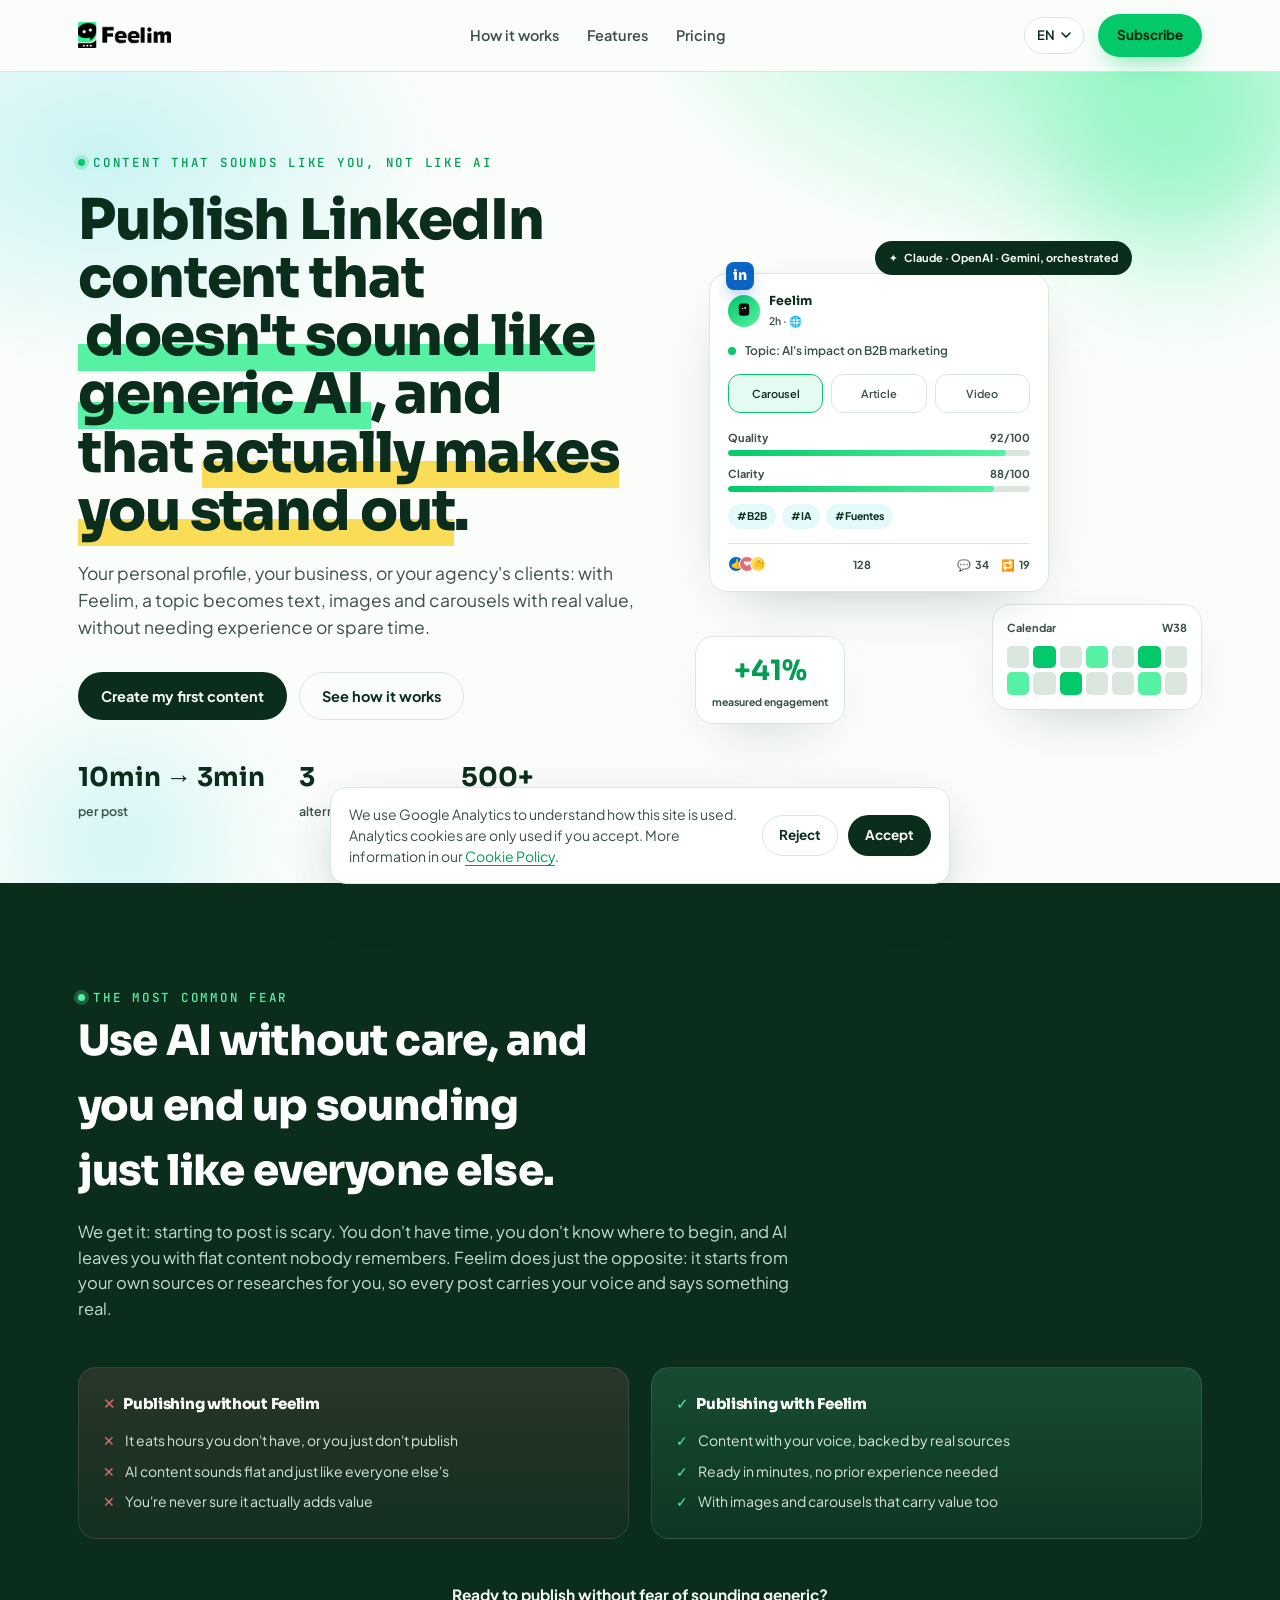
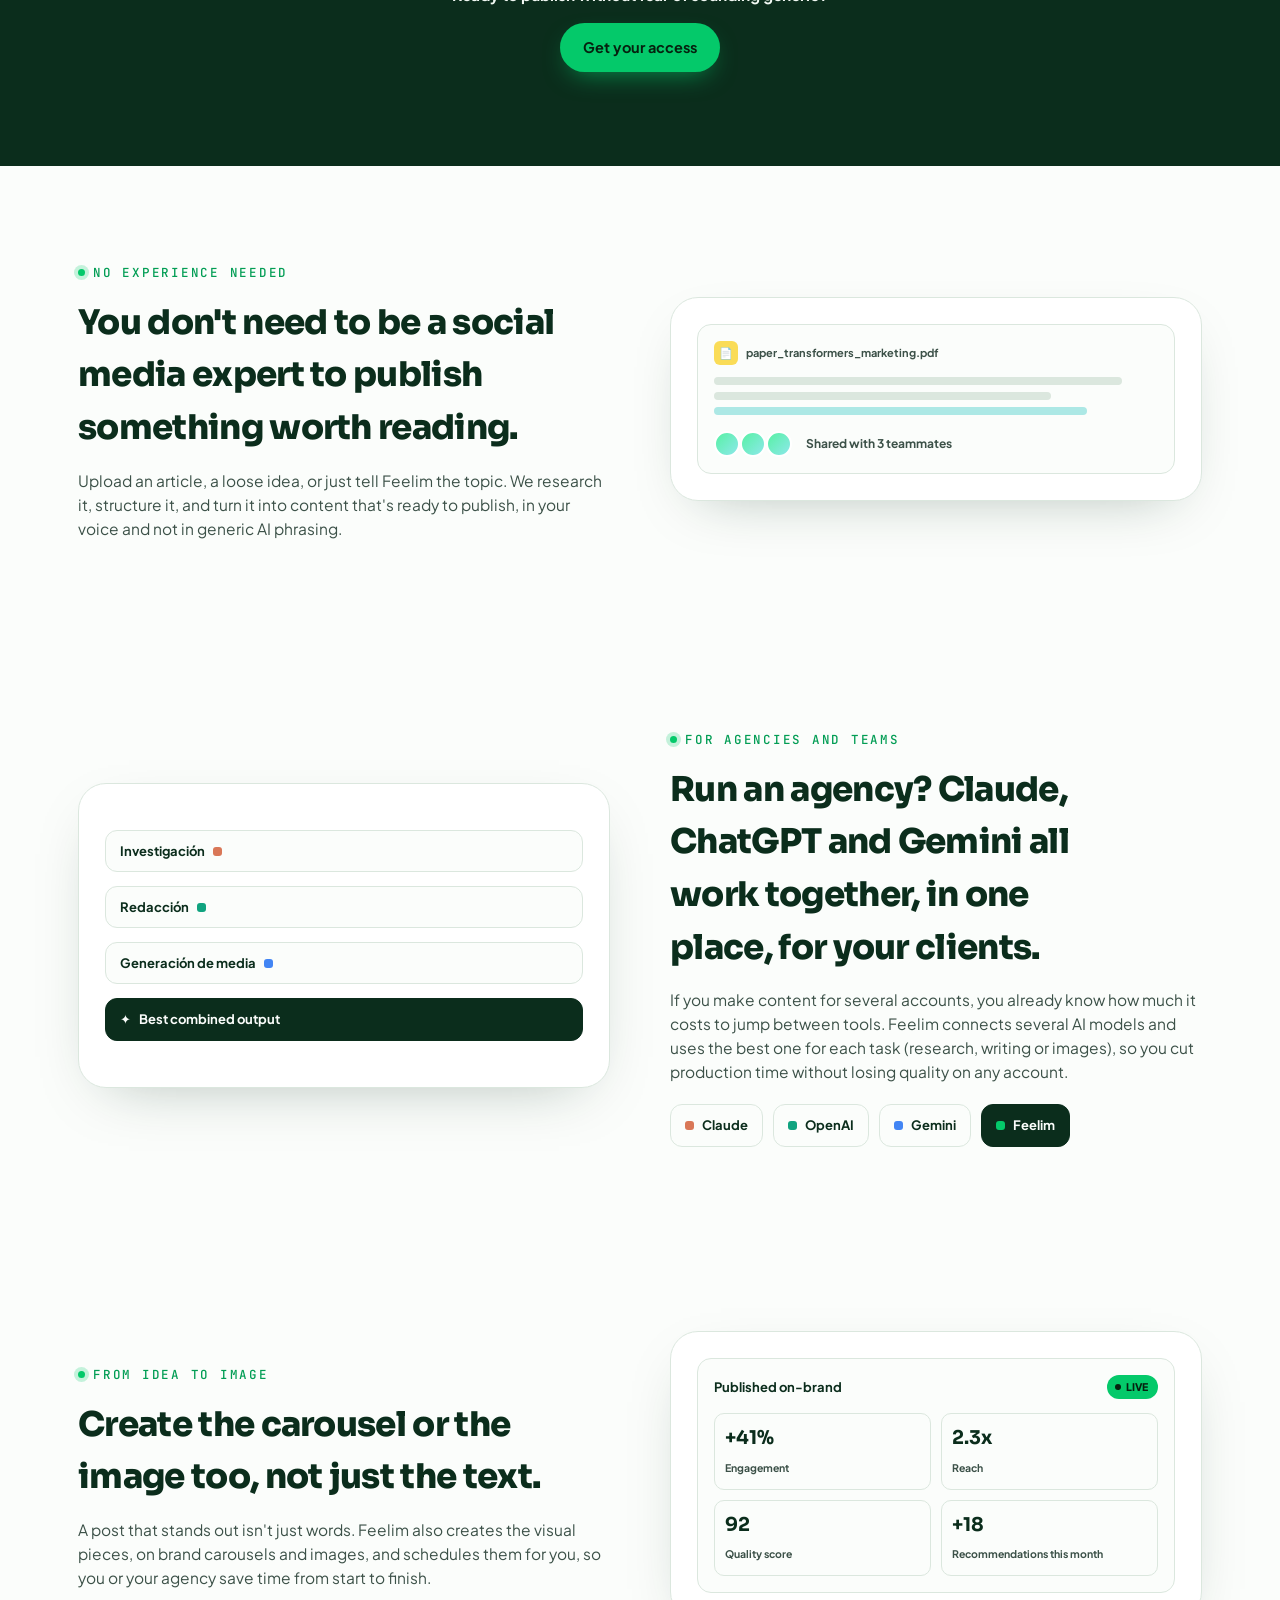
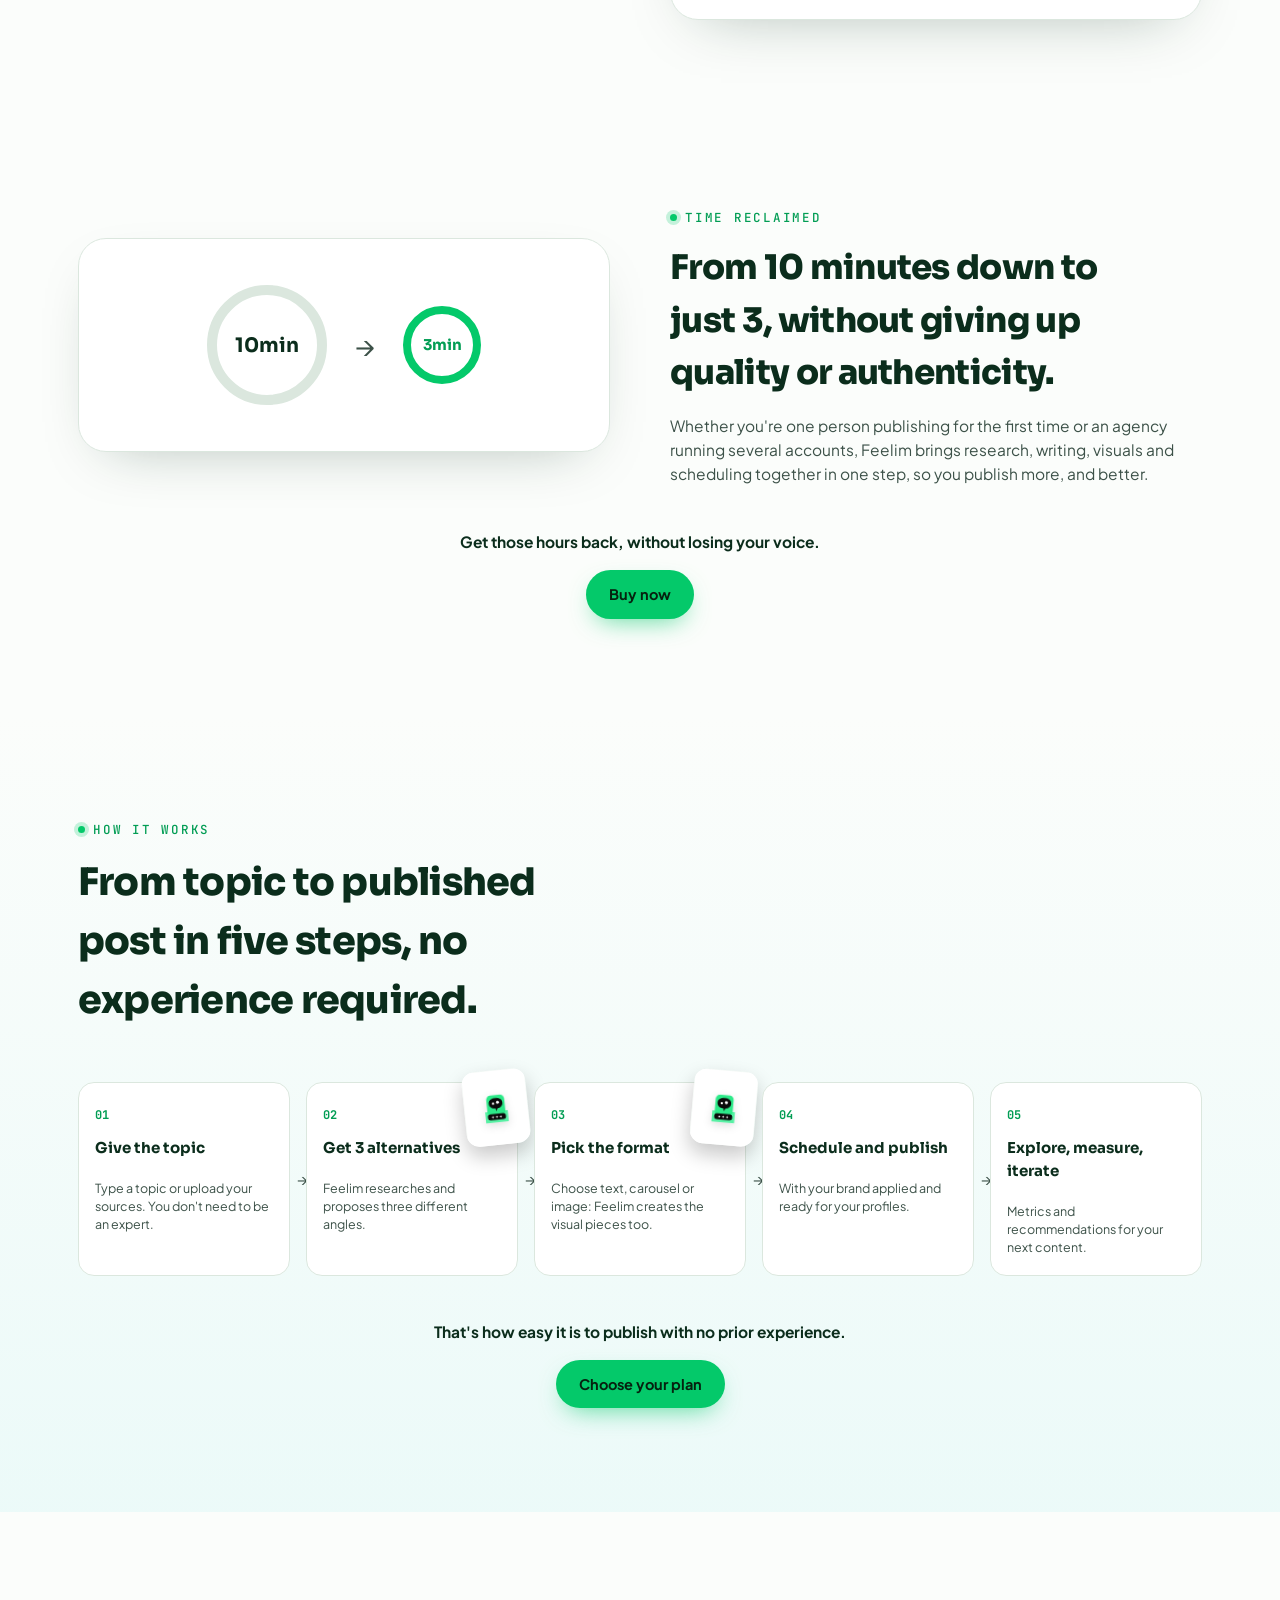
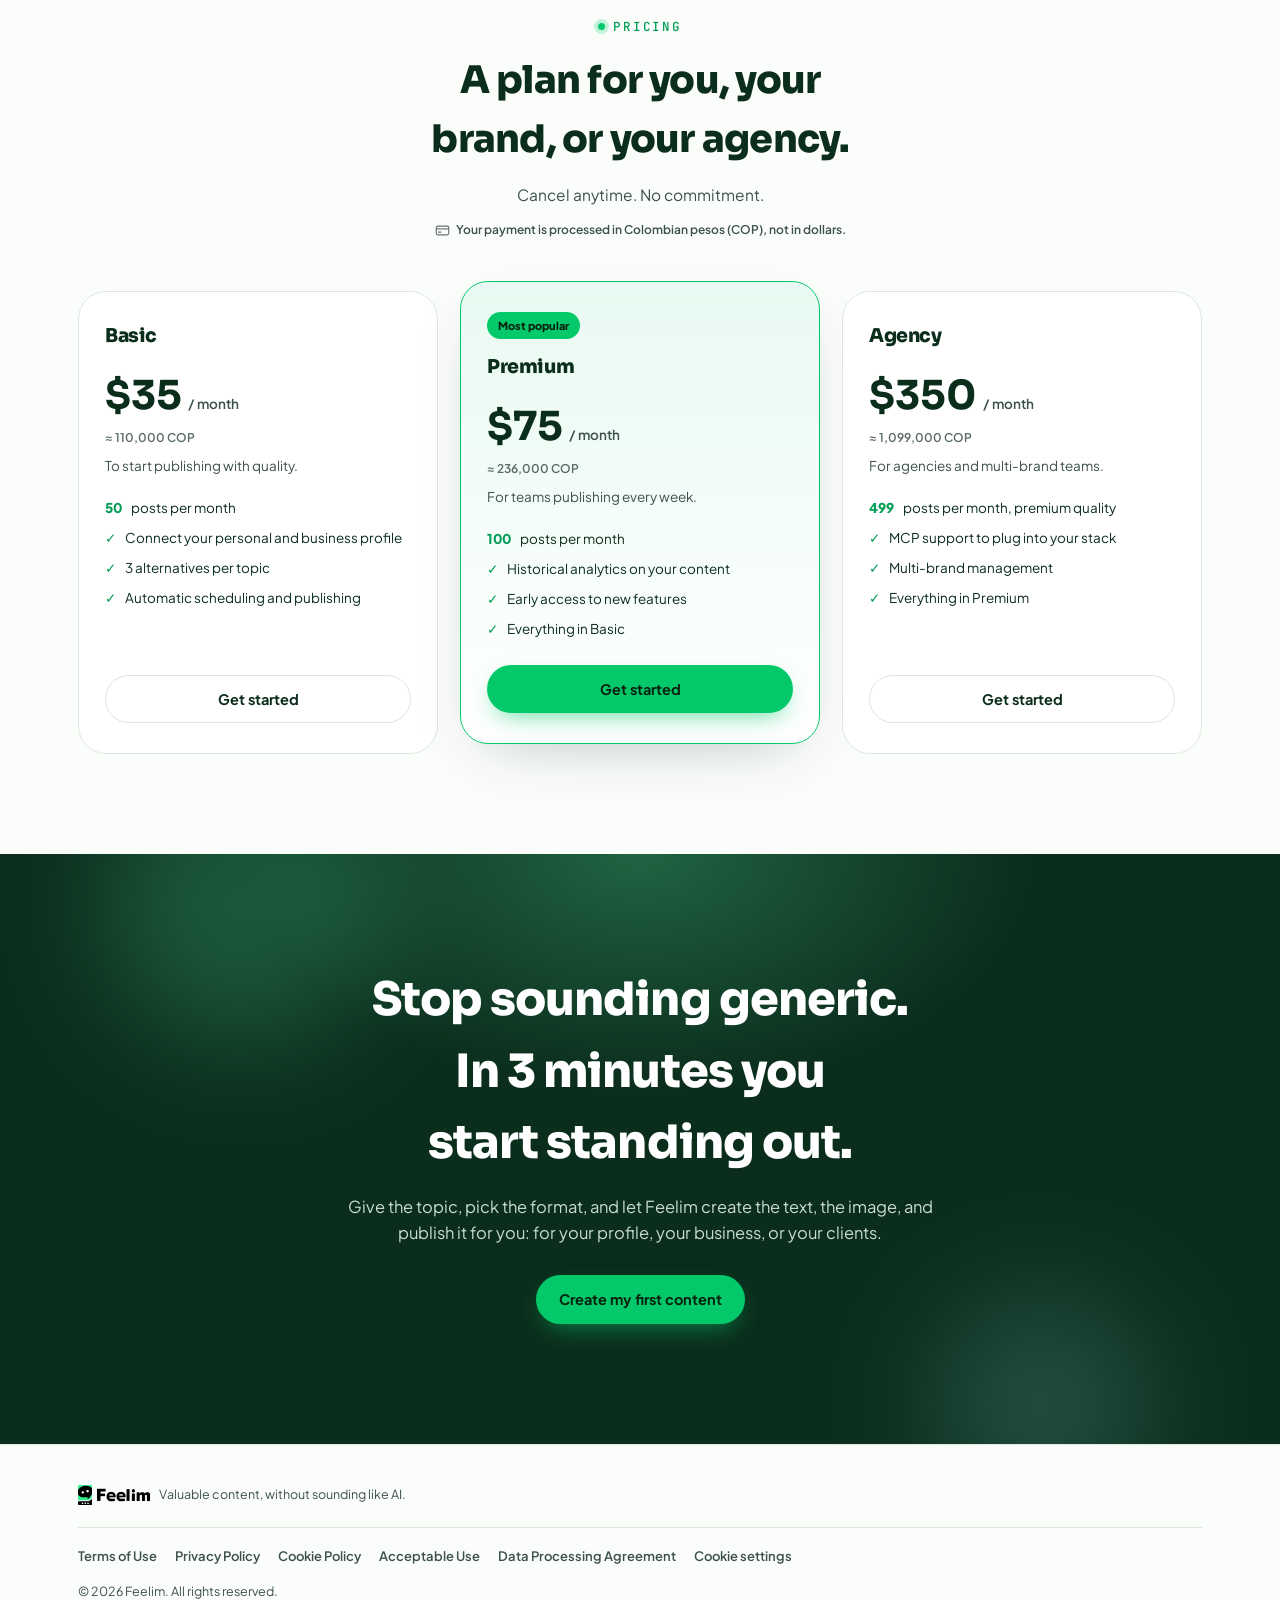
<file: index.html>
<!DOCTYPE html>
<html lang="es">
<head>
<meta charset="UTF-8">
<meta name="viewport" content="width=device-width, initial-scale=1.0">
<title>Feelim: contenido que no suena a IA genérica</title>
<meta name="description" content="Feelim convierte un tema en contenido de LinkedIn que no suena a IA genérica: texto, imágenes y carruseles para tu perfil, tu empresa o tus clientes.">

<!-- Open Graph / WhatsApp, Facebook, LinkedIn link previews -->
<meta property="og:type" content="website">
<meta property="og:site_name" content="Feelim">
<meta property="og:url" content="https://feelim.io/">
<meta property="og:title" content="Feelim: contenido que no suena a IA genérica">
<meta property="og:description" content="Feelim convierte un tema en contenido de LinkedIn que no suena a IA genérica: texto, imágenes y carruseles para tu perfil, tu empresa o tus clientes.">
<meta property="og:image" content="https://feelim.io/og-image.jpg">
<meta property="og:image:width" content="1200">
<meta property="og:image:height" content="630">
<meta property="og:image:alt" content="Feelim: contenido para LinkedIn que no suena a IA genérica.">
<meta property="og:locale" content="es_CO">

<!-- Twitter/X Card -->
<meta name="twitter:card" content="summary_large_image">
<meta name="twitter:title" content="Feelim: contenido que no suena a IA genérica">
<meta name="twitter:description" content="Feelim convierte un tema en contenido de LinkedIn que no suena a IA genérica: texto, imágenes y carruseles para tu perfil, tu empresa o tus clientes.">
<meta name="twitter:image" content="https://feelim.io/og-image.jpg">

<meta name="robots" content="index,follow,max-image-preview:large">
<link rel="canonical" href="https://feelim.io/">
<!-- Google tag (gtag.js) with Consent Mode: analytics cookies stay denied until the visitor accepts -->
<script async src="https://www.googletagmanager.com/gtag/js?id=G-7H79RMEMTM"></script>
<script>
  window.dataLayer = window.dataLayer || [];
  function gtag(){dataLayer.push(arguments);}
  gtag('consent', 'default', {analytics_storage:'denied', ad_storage:'denied', ad_user_data:'denied', ad_personalization:'denied'});
  try{ if(localStorage.getItem('feelim_consent') === 'granted'){ gtag('consent', 'update', {analytics_storage:'granted'}); } }catch(e){}
  gtag('js', new Date());
  gtag('config', 'G-7H79RMEMTM', {allow_google_signals:false, allow_ad_personalization_signals:false});
</script>
<link rel="icon" type="image/png" href="https://feelim.io/favicon.png">
<style>
  @import url('https://fonts.googleapis.com/css2?family=Sora:wght@400;600;700;800&family=Plus+Jakarta+Sans:wght@400;500;600;700&family=JetBrains+Mono:wght@400;500&display=swap');

  :root{
    --ink:#0b2d1c;
    --ink-soft:#3c5148;
    --paper:#fbfdfb;
    --paper-raised:#ffffff;
    --line:#dbe7de;
    --green:#04c96a;
    --green-strong:#029d54;
    --mint:#57f1a4;
    --cyan:#8de8ea;
    --yellow:#fadc57;
    --coral:#e06d77;
    --navy:#013a51;
    --linkedin:#0a66c2;
    --deep:#0b2d1c;
    --shadow: 0 20px 60px -30px rgba(11,45,28,.35);
    --radius-l: 28px;
    --radius-m: 18px;
    --radius-s: 10px;
    color-scheme: light;
  }
  @media (prefers-color-scheme: dark){
    :root:not([data-theme="light"]){
      --ink:#eef7f1;
      --ink-soft:#a9c2b6;
      --paper:#081a12;
      --paper-raised:#0f2a1d;
      --line:#1c4531;
      --green:#1de885;
      --green-strong:#57f1a4;
      --shadow: 0 24px 70px -30px rgba(0,0,0,.6);
      color-scheme: dark;
    }
  }
  :root[data-theme="dark"]{
    --ink:#eef7f1;
    --ink-soft:#a9c2b6;
    --paper:#081a12;
    --paper-raised:#0f2a1d;
    --line:#1c4531;
    --green:#1de885;
    --green-strong:#57f1a4;
    --shadow: 0 24px 70px -30px rgba(0,0,0,.6);
    color-scheme: dark;
  }
  :root[data-theme="light"]{ color-scheme: light; }

  *{box-sizing:border-box;}
  [hidden]{display:none!important;}
  html{scroll-behavior:smooth;overflow-x:hidden;}
  body{
    margin:0;
    background:var(--paper);
    color:var(--ink);
    font-family:'Plus Jakarta Sans', system-ui, -apple-system, sans-serif;
    line-height:1.55;
    -webkit-font-smoothing:antialiased;
    overflow-x:hidden;
  }
  h1,h2,h3{
    font-family:'Sora', system-ui, sans-serif;
    font-weight:800;
    letter-spacing:-0.02em;
    text-wrap:balance;
    margin:0;
  }
  .mono{font-family:'JetBrains Mono', ui-monospace, monospace;}
  p{margin:0;}
  img{max-width:100%;display:block;}
  a{color:inherit;}
  button{font:inherit;}
  .wrap{max-width:1180px;margin:0 auto;padding:0 28px;}
  .mark{
    background:linear-gradient(180deg, transparent 62%, var(--mint) 62%);
    padding:0 .12em;
  }
  .mark-yellow{background:linear-gradient(180deg, transparent 62%, var(--yellow) 62%);}
  /* Dark mode: no highlight bar — just plain (light) text, same as the rest
     of the heading. The marker background is a light-mode-only effect. */
  @media (prefers-color-scheme: dark){
    :root:not([data-theme="light"]) .mark,
    :root:not([data-theme="light"]) .mark-yellow{
      background:none;
      color:var(--ink);
    }
  }
  :root[data-theme="dark"] .mark,
  :root[data-theme="dark"] .mark-yellow{
    background:none;
    color:var(--ink);
  }
  .eyebrow{
    font-family:'JetBrains Mono', monospace;
    font-size:12.5px;
    letter-spacing:.14em;
    text-transform:uppercase;
    color:var(--green-strong);
    font-weight:500;
    display:inline-flex;
    align-items:center;
    gap:8px;
  }
  .eyebrow::before{
    content:"";
    width:7px;height:7px;border-radius:50%;
    background:var(--green);
    box-shadow:0 0 0 4px color-mix(in srgb, var(--green) 22%, transparent);
  }
  section{position:relative;}

  /* ---------- Motion system: scroll progress, reveal-on-scroll, micro-interactions ---------- */
  .scroll-progress{
    position:fixed;top:0;left:0;height:3px;width:0%;z-index:100;
    background:linear-gradient(90deg,var(--green),var(--mint),var(--cyan));
    box-shadow:0 0 14px color-mix(in srgb, var(--green) 55%, transparent);
  }
  .reveal,.reveal-left,.reveal-right,.reveal-scale{
    opacity:0;transition:opacity .7s cubic-bezier(.19,1,.22,1), transform .7s cubic-bezier(.19,1,.22,1);
  }
  .reveal{transform:translateY(28px);}
  .reveal-left{transform:translateX(-38px);}
  .reveal-right{transform:translateX(38px);}
  .reveal-scale{transform:translateY(18px) scale(.94);}
  .reveal.in,.reveal-left.in,.reveal-right.in,.reveal-scale.in{opacity:1;transform:translate(0,0) scale(1);}
  @media (prefers-reduced-motion: reduce){
    .reveal,.reveal-left,.reveal-right,.reveal-scale{opacity:1!important;transform:none!important;transition:none!important;}
  }

  .tilt{transition:transform .4s cubic-bezier(.19,1,.22,1);will-change:transform;}

  .orb{position:absolute;border-radius:50%;filter:blur(60px);pointer-events:none;z-index:0;animation:orbFloat ease-in-out infinite;}
  @keyframes orbFloat{0%,100%{transform:translate(0,0) scale(1);}50%{transform:translate(22px,-18px) scale(1.08);}}
  @media (prefers-reduced-motion: reduce){ .orb{animation:none;} }

  /* ---------- Nav ---------- */
  header{
    position:sticky;top:0;z-index:50;
    background:color-mix(in srgb, var(--paper) 86%, transparent);
    backdrop-filter:blur(14px);
    border-bottom:1px solid var(--line);
    transition:box-shadow .3s ease;
  }
  header.scrolled{box-shadow:0 8px 30px -18px rgba(11,45,28,.28);}
  .nav{display:flex;align-items:center;justify-content:space-between;padding:14px 28px;gap:16px;transition:padding .3s ease;}
  header.scrolled .nav{padding-top:10px;padding-bottom:10px;}
  .brand{display:flex;align-items:center;gap:10px;text-decoration:none;}
  .brand img{height:26px;width:auto;}
  .brand-word{font-family:'Sora';font-weight:800;font-size:19px;color:var(--ink);}

  /* -- theme-aware Feelim wordmark: black logo in light mode, white logo in dark mode -- */
  .brand-logo-dark{display:none;}
  @media (prefers-color-scheme: dark){
    :root:not([data-theme="light"]) .brand-logo-light{display:none;}
    :root:not([data-theme="light"]) .brand-logo-dark{display:block;}
  }
  :root[data-theme="dark"] .brand-logo-light{display:none;}
  :root[data-theme="dark"] .brand-logo-dark{display:block;}
  .nav-links{display:flex;align-items:center;gap:28px;}
  .nav-links a{
    position:relative;font-size:14.5px;font-weight:600;text-decoration:none;color:var(--ink-soft);
    transition:color .15s;
  }
  .nav-links a::after{
    content:"";position:absolute;left:0;bottom:-5px;width:0;height:2px;border-radius:2px;
    background:var(--green);transition:width .25s cubic-bezier(.19,1,.22,1);
  }
  .nav-links a:hover{color:var(--ink);}
  .nav-links a:hover::after{width:100%;}
  .nav-right{display:flex;align-items:center;gap:14px;}
  .lang-switch{position:relative;}
  .lang-btn{
    display:flex;align-items:center;gap:6px;
    background:var(--paper-raised);border:1px solid var(--line);
    border-radius:999px;padding:7px 12px;font-size:13px;font-weight:600;
    cursor:pointer;color:var(--ink);
  }
  .lang-menu{
    position:absolute;right:0;top:calc(100% + 8px);
    background:var(--paper-raised);border:1px solid var(--line);
    border-radius:14px;box-shadow:var(--shadow);
    padding:6px;min-width:150px;display:none;flex-direction:column;gap:2px;
  }
  .lang-menu.open{display:flex;}
  .lang-menu button{
    text-align:left;border:0;background:none;padding:9px 10px;border-radius:8px;
    font-size:13.5px;font-weight:600;color:var(--ink-soft);cursor:pointer;
    display:flex;justify-content:space-between;align-items:center;
  }
  .lang-menu button:hover{background:color-mix(in srgb, var(--green) 12%, transparent);color:var(--ink);}
  .lang-menu button[aria-current="true"]{color:var(--green-strong);}
  .btn{
    display:inline-flex;align-items:center;justify-content:center;gap:8px;
    border-radius:999px;padding:12px 22px;font-weight:700;font-size:14.5px;
    text-decoration:none;border:1px solid transparent;cursor:pointer;
    transition:transform .15s ease, box-shadow .15s ease, background .15s;
    position:relative;overflow:hidden;white-space:nowrap;
  }
  .btn:active{transform:translateY(1px);}
  .btn:hover{transform:translateY(-2px);}
  .btn-primary{
    background:var(--ink);color:var(--paper);
  }
  .btn-primary:hover{box-shadow:0 14px 28px -10px rgba(11,45,28,.55);}
  .btn-accent{
    background:var(--green);color:#06210f;
    box-shadow:0 10px 26px -10px color-mix(in srgb, var(--green) 70%, transparent);
  }
  .btn-accent:hover{background:var(--green-strong);box-shadow:0 16px 32px -10px color-mix(in srgb, var(--green) 75%, transparent);}
  .btn-ghost{background:transparent;border-color:var(--line);color:var(--ink);}
  .btn-ghost:hover{border-color:var(--ink-soft);}
  .btn-shine::after{
    content:"";position:absolute;top:0;left:-60%;width:35%;height:100%;
    background:linear-gradient(115deg, transparent, rgba(255,255,255,.55), transparent);
    transform:skewX(-18deg);animation:btnShine 3.8s ease-in-out infinite;
  }
  @keyframes btnShine{0%{left:-60%;}20%{left:130%;}100%{left:130%;}}
  @media (prefers-reduced-motion: reduce){ .btn-shine::after{animation:none;display:none;} }
  .btn-sm{padding:9px 16px;font-size:13.5px;}
  .nav .btn{padding:10px 18px;font-size:13.5px;}

  /* ---------- Hero ---------- */
  .hero{
    overflow:hidden;
    padding:76px 0 60px;
    background:
      radial-gradient(620px 380px at 82% -10%, color-mix(in srgb, var(--mint) 55%, transparent), transparent 70%),
      radial-gradient(500px 320px at 8% 10%, color-mix(in srgb, var(--cyan) 45%, transparent), transparent 70%);
  }
  .hero-grid{position:relative;z-index:1;display:grid;grid-template-columns:1.05fr .95fr;gap:56px;align-items:center;}
  .hero h1{font-size:clamp(34px,4.6vw,56px);line-height:1.04;margin-top:18px;}
  .hero-sub{font-size:17.5px;color:var(--ink-soft);max-width:46ch;margin-top:20px;}
  .hero-ctas{display:flex;gap:12px;margin-top:30px;flex-wrap:wrap;}
  .hero-stats{display:flex;gap:34px;margin-top:38px;}
  .hstat b{font-family:'Sora';font-size:26px;display:block;}
  .hstat span{font-size:12.5px;color:var(--ink-soft);font-weight:600;}

  .hero .eyebrow,.hero h1,.hero-sub,.hero-ctas,.hero-stats{
    opacity:0;animation:heroIn .8s cubic-bezier(.19,1,.22,1) forwards;
  }
  .hero .eyebrow{animation-delay:.05s;}
  .hero h1{animation-delay:.15s;}
  .hero-sub{animation-delay:.28s;}
  .hero-ctas{animation-delay:.4s;}
  .hero-stats{animation-delay:.52s;}
  @keyframes heroIn{ from{opacity:0;transform:translateY(18px);} to{opacity:1;transform:translateY(0);} }
  @media (prefers-reduced-motion: reduce){
    .hero .eyebrow,.hero h1,.hero-sub,.hero-ctas,.hero-stats{opacity:1;animation:none;transform:none;}
  }

  /* floating UI mock */
  .stage{position:relative;height:460px;}
  .orb-hero-a{width:260px;height:260px;background:var(--mint);top:-70px;right:-30px;opacity:.5;animation-duration:16s;}
  .orb-hero-b{width:200px;height:200px;background:var(--cyan);bottom:-60px;left:20px;opacity:.4;animation-duration:19s;animation-delay:-4s;}
  .panel{
    position:absolute;background:var(--paper-raised);border:1px solid var(--line);
    border-radius:var(--radius-m);box-shadow:var(--shadow);overflow:hidden;
  }
  @keyframes float{ 0%,100%{transform:translateY(0)} 50%{transform:translateY(-12px)} }
  @keyframes panelIn{ 0%{opacity:0;transform:translateY(36px) scale(.93);} 100%{opacity:1;transform:translateY(0) scale(1);} }
  .panel-main{
    width:340px;left:14px;top:18px;z-index:3;padding:18px;
    overflow:visible;
    animation:panelIn .8s cubic-bezier(.19,1,.22,1) .08s both, float 8s ease-in-out infinite .88s;
  }
  .panel-topic{display:flex;gap:9px;align-items:center;font-size:12px;color:var(--ink-soft);font-weight:600;}
  .panel-topic .dot{width:8px;height:8px;border-radius:50%;background:var(--green);}
  .alt-row{display:flex;gap:8px;margin-top:14px;}
  .alt{
    flex:1;border:1px solid var(--line);border-radius:12px;padding:10px 8px;
    font-size:11px;color:var(--ink-soft);text-align:center;font-weight:600;
    transition:transform .2s ease, border-color .2s ease;
  }
  .alt.picked{border-color:var(--green);background:color-mix(in srgb, var(--green) 10%, transparent);color:var(--ink);}
  .alt:hover{transform:translateY(-2px);}
  .rating-block{margin-top:16px;display:flex;flex-direction:column;gap:9px;}
  .rating-row{display:flex;justify-content:space-between;align-items:center;font-size:11px;font-weight:700;color:var(--ink-soft);}
  .bar{height:6px;border-radius:6px;background:var(--line);overflow:hidden;margin-top:4px;}
  .bar i{
    display:block;height:100%;background:linear-gradient(90deg,var(--green),var(--mint));border-radius:6px;
    width:0%;transition:width 1.1s cubic-bezier(.19,1,.22,1);
  }
  .keywords{display:flex;gap:6px;margin-top:12px;flex-wrap:wrap;}
  .kw{
    background:color-mix(in srgb, var(--cyan) 24%, var(--paper-raised));color:var(--ink);font-size:10.5px;font-weight:700;
    padding:4px 9px;border-radius:999px;transition:transform .15s ease;
  }
  .kw:hover{transform:scale(1.1);}

  /* -- LinkedIn post framing for the main mock panel -- */
  .li-badge{
    position:absolute;top:-12px;left:16px;z-index:6;width:28px;height:28px;border-radius:8px;
    background:var(--linkedin);color:#fff;display:flex;align-items:center;justify-content:center;
    font-family:'Sora';font-weight:800;font-size:14px;box-shadow:0 8px 18px -6px rgba(10,102,194,.65);
  }
  .li-post-head{display:flex;align-items:center;gap:9px;margin-bottom:12px;}
  .li-avatar{
    width:32px;height:32px;border-radius:50%;flex-shrink:0;
    background:linear-gradient(135deg,var(--green),var(--mint));
    display:flex;align-items:center;justify-content:center;
  }
  .li-avatar svg{width:16px;height:16px;}
  .li-name{display:flex;flex-direction:column;gap:2px;}
  .li-name b{font-family:'Sora';font-size:12.5px;font-weight:700;}
  .li-meta{font-size:10.5px;color:var(--ink-soft);font-weight:600;display:flex;align-items:center;gap:4px;}
  .li-reactions{
    display:flex;align-items:center;justify-content:space-between;gap:10px;
    margin-top:14px;padding-top:12px;border-top:1px solid var(--line);
  }
  .li-reactions .stack{display:flex;align-items:center;}
  .li-reactions .stack i{
    width:16px;height:16px;border-radius:50%;display:flex;align-items:center;justify-content:center;
    font-size:9px;border:1.5px solid var(--paper-raised);margin-left:-5px;font-style:normal;
  }
  .li-reactions .stack i:first-child{margin-left:0;}
  .li-reactions .r-like{background:var(--linkedin);color:#fff;}
  .li-reactions .r-heart{background:var(--coral);color:#fff;}
  .li-reactions .r-clap{background:var(--yellow);color:#5a4400;}
  .li-reactions .count{font-size:11px;font-weight:700;color:var(--ink-soft);}
  .li-reactions .li-metrics{display:flex;gap:12px;}
  .li-reactions .li-metrics span{display:flex;align-items:center;gap:4px;font-size:11px;font-weight:700;color:var(--ink-soft);}
  .li-reactions .li-metrics svg{width:13px;height:13px;opacity:.7;}

  .panel-cal{
    width:210px;right:0;bottom:6px;z-index:2;padding:14px;
    animation:panelIn .8s cubic-bezier(.19,1,.22,1) .26s both, float 9s ease-in-out infinite 1.06s;
  }
  .cal-head{font-size:11px;font-weight:700;color:var(--ink-soft);display:flex;justify-content:space-between;}
  .cal-grid{display:grid;grid-template-columns:repeat(7,1fr);gap:4px;margin-top:10px;}
  .cal-grid span{width:100%;aspect-ratio:1;border-radius:5px;background:var(--line);transition:transform .15s ease;}
  .cal-grid span.on{background:var(--green);}
  .cal-grid span.mid{background:var(--mint);}
  .cal-grid span:hover{transform:scale(1.18);}

  .panel-score{
    width:150px;left:0;bottom:-8px;z-index:4;padding:12px;text-align:center;
    animation:panelIn .8s cubic-bezier(.19,1,.22,1) .18s both, float 6.5s ease-in-out infinite .98s;
  }
  .panel-score b{font-family:'Sora';font-size:28px;color:var(--green-strong);}
  .panel-score span{font-size:10.5px;color:var(--ink-soft);font-weight:700;display:block;margin-top:2px;}

  .badge-models{
    position:absolute;top:-14px;right:70px;z-index:5;
    background:var(--ink);color:var(--paper);border-radius:999px;
    padding:8px 14px;font-size:11px;font-weight:700;display:flex;gap:6px;align-items:center;
    box-shadow:var(--shadow);
    opacity:0;animation:heroIn .7s cubic-bezier(.19,1,.22,1) .7s forwards;
  }
  @media (prefers-reduced-motion: reduce){ .badge-models{opacity:1;animation:none;} }

  /* -- thinking / writing animation -- */
  .feelim-anim-thinking{
    --t-green:#2DEA89; --t-black:#0a0a0a; --t-paper-line:#eef0ec;
    width:220px;height:260px;background:#ffffff;border:1px solid var(--line);
    border-radius:20px;position:relative;overflow:hidden;
    display:flex;align-items:center;justify-content:center;box-sizing:border-box;
  }
  .feelim-anim-thinking .doc-lines{position:absolute;top:26px;bottom:26px;left:28px;right:28px;display:flex;flex-direction:column;justify-content:space-evenly;}
  .feelim-anim-thinking .doc-lines .doc-line{
    height:7px;border-radius:4px;background:var(--t-paper-line);width:0%;
    animation:feelim-writeLine 4.8s ease-in-out infinite;
  }
  .feelim-anim-thinking .doc-line.l1{animation-delay:0s;} .feelim-anim-thinking .doc-line.l2{animation-delay:.4s;}
  .feelim-anim-thinking .doc-line.l3{animation-delay:.8s;} .feelim-anim-thinking .doc-line.l4{animation-delay:1.2s;}
  .feelim-anim-thinking .doc-line.l5{animation-delay:1.6s;} .feelim-anim-thinking .doc-line.l6{animation-delay:2.0s;}
  .feelim-anim-thinking .doc-line.l7{animation-delay:2.4s;} .feelim-anim-thinking .doc-line.l8{animation-delay:2.8s;}
  @keyframes feelim-writeLine{
    0%{width:0%;opacity:.9;} 35%{width:var(--w,80%);opacity:.9;} 78%{width:var(--w,80%);opacity:.9;} 96%,100%{width:0%;opacity:0;}
  }

  /* -- creating-image animation -- */
  .feelim-anim-creating{
    --c-green:#2DEA89; --c-black:#0a0a0a; --c-gray:#d6dad2;
    width:220px;height:260px;background:#ffffff;border:1px solid var(--line);
    border-radius:20px;position:relative;overflow:hidden;
    display:flex;align-items:center;justify-content:center;box-sizing:border-box;
  }
  .feelim-anim-creating .canvas-svg{position:absolute;top:0;left:0;right:0;bottom:0;width:100%;height:100%;}
  .feelim-anim-creating .icon-part{fill:none;stroke:var(--c-gray);stroke-width:.575;stroke-linecap:round;stroke-linejoin:round;}
  .feelim-anim-creating .icon-rect{stroke-dasharray:72;stroke-dashoffset:72;animation:feelim-drawRect 5s ease-in-out infinite;}
  .feelim-anim-creating .icon-circle{stroke-dasharray:9.5;stroke-dashoffset:9.5;animation:feelim-drawCircle 5s ease-in-out infinite;}
  .feelim-anim-creating .icon-mountain{stroke-dasharray:23;stroke-dashoffset:23;animation:feelim-drawMountain 5s ease-in-out infinite;}
  @keyframes feelim-drawRect{0%{stroke-dashoffset:72;opacity:1;}30%{stroke-dashoffset:0;opacity:1;}82%{stroke-dashoffset:0;opacity:1;}97%,100%{stroke-dashoffset:0;opacity:0;}}
  @keyframes feelim-drawCircle{0%,20%{stroke-dashoffset:9.5;opacity:1;}40%{stroke-dashoffset:0;opacity:1;}82%{stroke-dashoffset:0;opacity:1;}97%,100%{stroke-dashoffset:0;opacity:0;}}
  @keyframes feelim-drawMountain{0%,38%{stroke-dashoffset:23;opacity:1;}60%{stroke-dashoffset:0;opacity:1;}82%{stroke-dashoffset:0;opacity:1;}97%,100%{stroke-dashoffset:0;opacity:0;}}

  /* -- shared mascot (bounce / thinking eyes / typing dots) -- */
  .feelim-anim-thinking .logo-wrap,.feelim-anim-creating .logo-wrap{
    position:relative;z-index:2;animation:feelim-bounce 1s cubic-bezier(.28,.84,.42,1) infinite;
  }
  @keyframes feelim-bounce{0%,100%{transform:translateY(0);}50%{transform:translateY(-14px);}}
  .feelim-anim-thinking svg.mark,.feelim-anim-creating svg.mark{
    width:78px;height:100px;display:block;filter:drop-shadow(0 10px 14px rgba(0,0,0,.12));
  }
  .feelim-anim-thinking .eye,.feelim-anim-creating .eye{animation:feelim-think 3.6s ease-in-out infinite;transform-origin:center;}
  @keyframes feelim-think{
    0%,8%{transform:translate(0,0) scaleY(1);} 20%{transform:translate(2.5px,-1px) scaleY(1);}
    32%{transform:translate(2.5px,-1px) scaleY(1);} 40%{transform:translate(-2.5px,.5px) scaleY(1);}
    52%{transform:translate(-2.5px,.5px) scaleY(1);} 58%{transform:translate(0,0) scaleY(.1);}
    62%{transform:translate(0,0) scaleY(1);} 100%{transform:translate(0,0) scaleY(1);}
  }
  .feelim-anim-thinking .dot,.feelim-anim-creating .dot{
    transform-box:fill-box;transform-origin:center;animation:feelim-dotPulse 1.1s ease-in-out infinite;
  }
  .feelim-anim-thinking .dot-1,.feelim-anim-creating .dot-1{animation-delay:0s;}
  .feelim-anim-thinking .dot-2,.feelim-anim-creating .dot-2{animation-delay:.15s;}
  .feelim-anim-thinking .dot-3,.feelim-anim-creating .dot-3{animation-delay:.3s;}
  @keyframes feelim-dotPulse{0%,60%,100%{transform:translateY(0) scale(1);opacity:.55;}30%{transform:translateY(-3.5px) scale(1.15);opacity:1;}}
  @media (prefers-reduced-motion: reduce){
    .feelim-anim-thinking .doc-line,.feelim-anim-thinking .logo-wrap,.feelim-anim-thinking .eye,.feelim-anim-thinking .dot,
    .feelim-anim-creating .logo-wrap,.feelim-anim-creating .eye,.feelim-anim-creating .dot,
    .feelim-anim-creating .icon-rect,.feelim-anim-creating .icon-circle,.feelim-anim-creating .icon-mountain{animation:none!important;}
  }

  /* -- mascot badges: the two animations above, shrunk into small overlay "stickers"
     superimposed on already-existing step cards, part of the how-it-works storytelling -- */
  .mascot-badge{
    position:absolute;top:-13px;right:-11px;width:64px;height:75px;z-index:6;
    border-radius:13px;overflow:hidden;box-shadow:0 10px 20px rgba(10,10,10,.22);
    pointer-events:none;
  }
  .mascot-badge.badge-thinking{transform:rotate(-6deg);}
  .mascot-badge.badge-creating{transform:rotate(5deg);}
  .mascot-badge .feelim-anim-thinking,.mascot-badge .feelim-anim-creating{
    transform:scale(.291);transform-origin:top left;border-radius:20px;
  }
  @media (max-width:920px){
    .mascot-badge{width:46px;height:54px;top:-9px;right:-8px;border-radius:10px;}
    .mascot-badge .feelim-anim-thinking,.mascot-badge .feelim-anim-creating{transform:scale(.209);}
  }
  @media (prefers-reduced-motion: reduce){
    .mascot-badge{box-shadow:0 4px 10px rgba(10,10,10,.16);}
  }

  /* ---------- Pain section ---------- */
  .pain{padding:100px 0 90px;background:var(--deep);color:#f2f9f4;}
  .pain .eyebrow{color:var(--mint);}
  .pain .eyebrow::before{background:var(--mint);box-shadow:0 0 0 4px rgba(87,241,164,.25);}
  .pain h2{color:#fff;font-size:clamp(28px,3.4vw,42px);max-width:22ch;}
  .pain-body{color:#c9dcd0;max-width:60ch;margin-top:16px;font-size:16.5px;}
  .compare{display:grid;grid-template-columns:1fr 1fr;gap:22px;margin-top:46px;}
  .compare-card{border-radius:var(--radius-m);padding:24px 24px 26px;border:1px solid rgba(255,255,255,.1);}
  .compare-bad{background:linear-gradient(180deg, rgba(224,109,119,.14), rgba(224,109,119,.04));}
  .compare-good{background:linear-gradient(180deg, rgba(87,241,164,.16), rgba(87,241,164,.05));}
  .compare-card h3{font-size:15px;color:#fff;display:flex;align-items:center;gap:8px;}
  .compare-card ul{list-style:none;margin:16px 0 0;padding:0;display:flex;flex-direction:column;gap:11px;}
  .compare-card li{font-size:14px;color:#d7e6dc;display:flex;gap:10px;line-height:1.4;}
  .tag-x{color:var(--coral);font-weight:800;}
  .tag-ok{color:var(--mint);font-weight:800;}

  /* ---------- Value sections ---------- */
  .value{padding:92px 0;}
  .value-row{display:grid;grid-template-columns:1fr 1fr;gap:60px;align-items:center;}
  .value-row.rev .value-copy{order:2;}
  .value-row.rev .value-visual{order:1;}
  .value-copy h2{font-size:clamp(24px,2.8vw,34px);margin-top:14px;}
  .value-copy p{color:var(--ink-soft);margin-top:14px;font-size:15.5px;max-width:48ch;}
  .value-visual{
    background:var(--paper-raised);border:1px solid var(--line);border-radius:var(--radius-l);
    padding:26px;box-shadow:var(--shadow);
  }

  .model-chips{display:flex;gap:10px;flex-wrap:wrap;margin-top:20px;}
  .chip{
    display:flex;align-items:center;gap:8px;border:1px solid var(--line);border-radius:12px;
    padding:10px 14px;font-size:13px;font-weight:700;background:var(--paper);
    transition:transform .2s ease, box-shadow .2s ease;
  }
  .chip:hover{transform:translateY(-3px);box-shadow:0 10px 20px -10px rgba(11,45,28,.3);}
  .chip i{width:9px;height:9px;border-radius:3px;display:inline-block;}
  .chip.claude i{background:#d97757;animation:chipPulse 2.2s ease-in-out infinite;}
  .chip.openai i{background:#10a37f;animation:chipPulse 2.2s ease-in-out infinite .3s;}
  .chip.gemini i{background:#4285f4;animation:chipPulse 2.2s ease-in-out infinite .6s;}
  @keyframes chipPulse{0%,100%{opacity:1;transform:scale(1);}50%{opacity:.5;transform:scale(1.3);}}
  @media (prefers-reduced-motion: reduce){ .chip.claude i,.chip.openai i,.chip.gemini i{animation:none;} }
  .chip.feelim{background:var(--ink);color:var(--paper);border-color:var(--ink);}
  .chip.feelim i{background:var(--green);}

  .doc-mock{border:1px solid var(--line);border-radius:14px;padding:16px;background:var(--paper);}
  .doc-mock .doc-head{display:flex;gap:8px;align-items:center;font-size:11px;font-weight:700;color:var(--ink-soft);}
  .doc-mock .doc-head .sq{width:24px;height:24px;border-radius:6px;background:var(--yellow);display:flex;align-items:center;justify-content:center;font-size:11px;}
  .doc-lines{margin-top:12px;display:flex;flex-direction:column;gap:7px;}
  .doc-lines i{display:block;height:8px;border-radius:5px;background:var(--line);}
  .doc-lines i:nth-child(1){width:92%;} .doc-lines i:nth-child(2){width:76%;} .doc-lines i:nth-child(3){width:84%;background:color-mix(in srgb, var(--cyan) 60%, var(--line));}
  .share-row{display:flex;align-items:center;gap:8px;margin-top:16px;}
  .avatar{width:26px;height:26px;border-radius:50%;background:linear-gradient(135deg,var(--mint),var(--cyan));border:2px solid var(--paper-raised);margin-left:-8px;}
  .avatar:first-child{margin-left:0;}

  .publish-mock{border:1px solid var(--line);border-radius:14px;padding:16px;background:var(--paper);}
  .pm-top{display:flex;justify-content:space-between;align-items:center;}
  .pm-pill{
    background:var(--green);color:#06210f;font-size:10.5px;font-weight:800;padding:4px 10px 4px 8px;
    border-radius:999px;display:inline-flex;align-items:center;gap:5px;
  }
  .pm-pill::before{
    content:"";width:6px;height:6px;border-radius:50%;background:#06210f;
    animation:pmPulse 1.4s ease-in-out infinite;
  }
  @keyframes pmPulse{0%,100%{opacity:1;transform:scale(1);}50%{opacity:.35;transform:scale(1.4);}}
  @media (prefers-reduced-motion: reduce){ .pm-pill::before{animation:none;} }
  .metric-grid{display:grid;grid-template-columns:1fr 1fr;gap:10px;margin-top:14px;}
  .metric{border:1px solid var(--line);border-radius:10px;padding:10px;}
  .metric b{font-family:'Sora';font-size:19px;display:block;}
  .metric span{font-size:10.5px;color:var(--ink-soft);font-weight:700;}

  .clock-visual{display:flex;align-items:center;justify-content:center;gap:28px;padding:20px 0;}
  .clock{position:relative;width:120px;height:120px;border-radius:50%;border:10px solid var(--line);display:flex;align-items:center;justify-content:center;}
  .clock.small{width:78px;height:78px;border-width:8px;border-color:var(--green);}
  .clock b{font-family:'Sora';font-size:20px;}
  .clock.small b{font-size:15px;color:var(--green-strong);}
  .arrow-big{font-size:28px;color:var(--ink-soft);}

  /* ---------- How it works ---------- */
  .how{padding:100px 0;background:
    linear-gradient(180deg, var(--paper), color-mix(in srgb, var(--cyan) 14%, var(--paper)));
  }
  .how-head{max-width:640px;}
  .how-head h2{font-size:clamp(26px,3vw,38px);margin-top:14px;}
  .steps{display:grid;grid-template-columns:repeat(5,1fr);gap:16px;margin-top:52px;}
  .step{
    background:var(--paper-raised);border:1px solid var(--line);border-radius:16px;padding:18px 16px;position:relative;
    transition:border-color .25s ease, box-shadow .25s ease;
  }
  .step:hover{border-color:var(--green);box-shadow:0 16px 34px -20px rgba(11,45,28,.35);}
  .step .n{font-family:'JetBrains Mono';font-size:12px;color:var(--green-strong);font-weight:700;transition:transform .25s ease;}
  .step:hover .n{transform:scale(1.15);}
  .step h4{font-family:'Sora';font-size:15px;margin-top:10px;font-weight:700;}
  .step p{font-size:12.5px;color:var(--ink-soft);margin-top:6px;line-height:1.45;}
  .step:not(:last-child)::after{
    content:"→";position:absolute;right:-19px;top:50%;transform:translateY(-50%);
    color:var(--ink-soft);font-size:15px;display:none;
  }
  @media (min-width:900px){ .step:not(:last-child)::after{display:block;} }

  /* ---------- Pricing ---------- */
  .pricing{padding:100px 0;}
  .pricing-head{text-align:center;max-width:600px;margin:0 auto;}
  .pricing-head h2{font-size:clamp(26px,3vw,38px);margin-top:14px;}
  .pricing-head p{color:var(--ink-soft);margin-top:14px;font-size:15.5px;}
  .plans{display:grid;grid-template-columns:repeat(3,1fr);gap:22px;margin-top:52px;align-items:stretch;}
  .plan{
    border:1px solid var(--line);border-radius:var(--radius-l);padding:30px 26px;
    background:var(--paper-raised);display:flex;flex-direction:column;
  }
  .plan.featured{
    border-color:var(--green);
    background:linear-gradient(180deg, color-mix(in srgb, var(--green) 9%, var(--paper-raised)), var(--paper-raised));
    box-shadow:var(--shadow);
    transform:translateY(-10px);
    animation:planGlow 3.6s ease-in-out infinite;
  }
  @keyframes planGlow{
    0%,100%{box-shadow:var(--shadow);}
    50%{box-shadow:0 26px 60px -22px color-mix(in srgb, var(--green) 55%, transparent);}
  }
  @media (prefers-reduced-motion: reduce){ .plan.featured{animation:none;} }
  .plan-badge{
    align-self:flex-start;background:var(--green);color:#06210f;font-size:11px;font-weight:800;
    padding:5px 11px;border-radius:999px;margin-bottom:14px;
  }
  .plan h3{font-family:'Sora';font-size:19px;}
  .price{display:flex;align-items:baseline;gap:6px;margin-top:14px;}
  .price b{font-family:'Sora';font-size:40px;}
  .price span{color:var(--ink-soft);font-size:13.5px;font-weight:600;}
  .price-cop{display:block;color:var(--ink-soft);font-size:12px;font-weight:600;margin-top:2px;opacity:.85;}
  .price-note{display:flex;align-items:center;gap:6px;color:var(--ink-soft);font-size:12px;font-weight:600;margin-top:14px;justify-content:center;}
  .price-note svg{flex:none;opacity:.8;}
  .plan-desc{color:var(--ink-soft);font-size:13.5px;margin-top:8px;}
  .plan ul{list-style:none;padding:0;margin:22px 0 26px;display:flex;flex-direction:column;gap:11px;flex:1;}
  .plan li{font-size:13.5px;display:flex;gap:9px;line-height:1.4;}
  .plan li b{color:var(--green-strong);font-weight:800;}

  /* ---------- Final CTA ---------- */
  .final{padding:110px 0 120px;position:relative;overflow:hidden;background:var(--deep);}
  .final::before{
    content:"";position:absolute;inset:0;
    background:radial-gradient(560px 340px at 50% 0%, rgba(87,241,164,.28), transparent 70%);
  }
  .final-inner{position:relative;text-align:center;max-width:680px;margin:0 auto;}
  .final h2{color:#fff;font-size:clamp(28px,4vw,46px);}
  .final p{color:#c9dcd0;margin-top:16px;font-size:16.5px;}
  .final .hero-ctas{justify-content:center;margin-top:30px;}
  .orb-final-a{width:280px;height:280px;background:var(--mint);top:-90px;left:8%;opacity:.22;animation-duration:17s;}
  .orb-final-b{width:220px;height:220px;background:var(--cyan);bottom:-70px;right:10%;opacity:.18;animation-duration:20s;animation-delay:-6s;}

  footer{padding:40px 0;border-top:1px solid var(--line);}
  .foot-row{display:flex;justify-content:space-between;align-items:center;flex-wrap:wrap;gap:16px;}
  .foot-brand{display:flex;align-items:center;gap:9px;}
  .foot-brand img{height:20px;}
  footer small{color:var(--ink-soft);font-size:12.5px;}

  /* ---------- Wompi payment confirmation ---------- */
  .wompi-modal{
    position:fixed;inset:0;z-index:200;display:flex;align-items:center;justify-content:center;
    padding:24px;background:rgba(8,26,18,.55);backdrop-filter:blur(6px);
    opacity:0;transition:opacity .25s ease;
  }
  .wompi-modal.open{opacity:1;}
  .wompi-modal-card{
    position:relative;width:100%;max-width:380px;background:var(--paper-raised);
    border-radius:var(--radius-l);box-shadow:var(--shadow);padding:38px 30px 30px;
    text-align:center;transform:translateY(18px) scale(.96);transition:transform .3s cubic-bezier(.19,1,.22,1);
  }
  .wompi-modal.open .wompi-modal-card{transform:translateY(0) scale(1);}
  .wompi-modal-close{
    position:absolute;top:14px;right:14px;width:30px;height:30px;border-radius:50%;
    border:1px solid var(--line);background:var(--paper);color:var(--ink-soft);cursor:pointer;
    font-size:13px;display:flex;align-items:center;justify-content:center;
  }
  .wompi-modal-close:hover{color:var(--ink);border-color:var(--ink-soft);}
  .wompi-check{
    width:56px;height:56px;border-radius:50%;margin:0 auto 18px;
    background:var(--green);color:#06210f;font-size:26px;font-weight:800;
    display:flex;align-items:center;justify-content:center;
    box-shadow:0 12px 26px -10px color-mix(in srgb, var(--green) 70%, transparent);
    animation:wompiPop .5s cubic-bezier(.19,1,.22,1);
  }
  @keyframes wompiPop{0%{transform:scale(.4);opacity:0;}60%{transform:scale(1.12);opacity:1;}100%{transform:scale(1);}}
  .wompi-modal-card h3{font-family:'Sora';font-size:21px;}
  .wompi-modal-card p{color:var(--ink-soft);margin-top:10px;font-size:14.5px;line-height:1.5;}
  .wompi-modal-card .btn{margin-top:22px;width:100%;}
  .wompi-modal-dismiss{
    display:block;margin:14px auto 0;background:none;border:0;color:var(--ink-soft);
    font-size:13px;font-weight:600;cursor:pointer;text-decoration:underline;
  }
  .wompi-popup-msg{
    position:fixed;inset:0;z-index:200;display:flex;flex-direction:column;align-items:center;justify-content:center;
    gap:14px;background:var(--paper);text-align:center;padding:24px;
  }
  .wompi-popup-msg p{font-size:14.5px;font-weight:600;color:var(--ink-soft);max-width:32ch;}

  @media (max-width:920px){
    .hero-grid{grid-template-columns:1fr;}
    .stage{height:380px;margin-top:10px;}
    .compare{grid-template-columns:1fr;}
    .value-row{grid-template-columns:1fr;gap:30px;}
    .value-row.rev .value-copy,.value-row.rev .value-visual{order:0;}
    .steps{grid-template-columns:1fr 1fr;}
    .plans{grid-template-columns:1fr;}
    .plan.featured{transform:none;}
    .nav-links{display:none;}
  }
  @media (max-width:480px){
    .panel-main{width:264px;}
    .panel-cal{width:164px;}
    .badge-models{font-size:9.5px;padding:6px 10px;right:8px;gap:4px;}
    .stage{height:420px;}
    .wrap{padding:0 16px;}
    .nav{padding-left:16px;padding-right:16px;gap:8px;}
    .nav-right{gap:8px;}
    .brand img{height:22px;}
    .nav .btn{padding:8px 13px;font-size:12.5px;}
    .lang-btn{padding:6px 9px;font-size:12px;}
    .wompi-modal-card{padding:30px 20px 24px;}
    .wompi-check{width:48px;height:48px;font-size:22px;}
  }
  @media (prefers-reduced-motion: reduce){
    .panel{animation:none;}
  }

  /* ---------- Mid-page conversion CTAs: lightweight, anchor straight to pricing ---------- */
  .mini-cta{text-align:center;padding:44px 0 4px;}
  .mini-cta p{font-size:15.5px;font-weight:700;margin-bottom:16px;}
  .mini-cta.on-dark p{color:#f2f9f4;}
  .mini-cta.on-light p{color:var(--ink);}
</style>
<style>
  /* legal links + cookie consent */
  .foot-legal{display:flex;flex-wrap:wrap;gap:6px 18px;width:100%;padding-top:18px;margin-top:6px;border-top:1px solid var(--line);}
  .foot-legal a,.foot-legal button{font:inherit;font-size:13px;font-weight:600;color:var(--ink-soft);text-decoration:none;background:none;border:0;padding:0;cursor:pointer;}
  .foot-legal a:hover,.foot-legal button:hover{color:var(--ink);text-decoration:underline;}
  .cc-banner{position:fixed;left:16px;right:16px;bottom:16px;z-index:300;max-width:620px;margin:0 auto;
    background:var(--paper-raised);color:var(--ink);border:1px solid var(--line);border-radius:16px;
    box-shadow:0 20px 60px -20px rgba(11,45,28,.45);padding:16px 18px;display:flex;flex-wrap:wrap;align-items:center;gap:12px 16px;}
  .cc-banner[hidden]{display:none;}
  .cc-banner p{margin:0;flex:1 1 280px;font-size:14px;line-height:1.5;color:var(--ink-soft);}
  .cc-banner p a{color:var(--green-strong);text-underline-offset:3px;}
  .cc-actions{display:flex;gap:10px;flex:0 0 auto;}
</style>
</head>
<body>


<header>
  <div class="nav wrap">
    <a class="brand" href="#top">
      <img class="brand-logo brand-logo-light" src="[data-uri]" alt="Feelim" />
      <img class="brand-logo brand-logo-dark" src="[data-uri]" alt="Feelim" />
    </a>
    <nav class="nav-links">
      <a href="#como-funciona" data-i18n="nav_how">Cómo funciona</a>
      <a href="#valor" data-i18n="nav_features">Funciones</a>
      <a href="#precios" data-i18n="nav_pricing">Precios</a>
    </nav>
    <div class="nav-right">
      <div class="lang-switch">
        <button class="lang-btn" id="langBtn" aria-haspopup="true" aria-expanded="false">
          <span id="langCurrent">ES</span>
          <svg width="10" height="6" viewBox="0 0 10 6" fill="none"><path d="M1 1L5 5L9 1" stroke="currentColor" stroke-width="1.6" stroke-linecap="round"/></svg>
        </button>
        <div class="lang-menu" id="langMenu">
          <button data-lang="es">Español <span>ES</span></button>
          <button data-lang="en">English <span>EN</span></button>
          <button data-lang="fr">Français <span>FR</span></button>
          <button data-lang="it">Italiano <span>IT</span></button>
        </div>
      </div>
      <a class="btn btn-accent btn-sm btn-shine" href="#precios" data-i18n="nav_cta">Suscríbete</a>
    </div>
  </div>
</header>
<div class="scroll-progress" id="scrollProgress"></div>

<main id="top">
  <!-- HERO -->
  <section class="hero">
    <span class="orb orb-hero-a" aria-hidden="true"></span>
    <span class="orb orb-hero-b" aria-hidden="true"></span>
    <div class="wrap hero-grid">
      <div>
        <span class="eyebrow" data-i18n="hero_eyebrow">CONTENIDO QUE SUENA A TI, NO A IA</span>
        <h1 data-i18n-html="hero_title">Publica en LinkedIn contenido que <span class="mark">no suena a IA genérica</span>, y que <span class="mark-yellow">de verdad te hace destacar</span>.</h1>
        <p class="hero-sub" data-i18n="hero_sub">Tu perfil personal, tu empresa o los clientes de tu agencia: con Feelim conviertes un tema en textos, imágenes y carruseles con valor real, sin necesitar experiencia ni tiempo libre.</p>
        <div class="hero-ctas">
          <a class="btn btn-primary" href="#precios" data-i18n="hero_cta_primary">Crear mi primer contenido</a>
          <a class="btn btn-ghost" href="#como-funciona" data-i18n="hero_cta_secondary">Ver cómo funciona</a>
        </div>
        <div class="hero-stats">
          <div class="hstat"><b>10min → 3min</b><span data-i18n="hero_stat_1">por publicación</span></div>
          <div class="hstat"><b class="count">3</b><span data-i18n="hero_stat_2">alternativas por tema</span></div>
          <div class="hstat"><b class="count">500+</b><span data-i18n="hero_stat_3">publicaciones/mes (plan agencia)</span></div>
        </div>
      </div>
      <div class="stage">
        <div class="badge-models">✦ <span data-i18n="hero_badge_models">Claude · OpenAI · Gemini, orquestados</span></div>
        <div class="panel panel-main">
          <div class="li-badge" aria-hidden="true">in</div>
          <div class="li-post-head">
            <div class="li-avatar">
              <svg viewBox="0 -14 120 154" xmlns="http://www.w3.org/2000/svg">
                <rect x="10" y="-8" width="100" height="116" rx="24" fill="#0a0a0a"/>
                <circle cx="46" cy="38" r="6.5" fill="#ffffff"/>
                <circle cx="71" cy="33" r="8.2" fill="#ffffff"/>
              </svg>
            </div>
            <div class="li-name">
              <b>Feelim</b>
              <span class="li-meta">2h · 🌐</span>
            </div>
          </div>
          <div class="panel-topic"><span class="dot"></span><span data-i18n="mock_topic">Tema: impacto de la IA en marketing B2B</span></div>
          <div class="alt-row">
            <div class="alt picked" data-i18n="mock_alt1">Carrusel</div>
            <div class="alt" data-i18n="mock_alt2">Artículo</div>
            <div class="alt" data-i18n="mock_alt3">Video</div>
          </div>
          <div class="rating-block">
            <div>
              <div class="rating-row"><span data-i18n="mock_quality">Calidad</span><span>92/100</span></div>
              <div class="bar"><i data-w="92%"></i></div>
            </div>
            <div>
              <div class="rating-row"><span data-i18n="mock_clarity">Claridad</span><span>88/100</span></div>
              <div class="bar"><i data-w="88%"></i></div>
            </div>
          </div>
          <div class="keywords">
            <span class="kw">#B2B</span><span class="kw">#IA</span><span class="kw">#Fuentes</span>
          </div>
          <div class="li-reactions">
            <div class="stack" aria-hidden="true">
              <i class="r-like">👍</i><i class="r-heart">❤</i><i class="r-clap">👏</i>
            </div>
            <span class="count">128</span>
            <div class="li-metrics">
              <span>💬 <b class="count">34</b></span>
              <span>🔁 <b class="count">19</b></span>
            </div>
          </div>
        </div>
        <div class="panel panel-cal">
          <div class="cal-head"><span data-i18n="mock_calendar">Calendario</span><span>W38</span></div>
          <div class="cal-grid">
            <span></span><span class="on"></span><span></span><span class="mid"></span><span></span><span class="on"></span><span></span>
            <span class="mid"></span><span></span><span class="on"></span><span></span><span></span><span class="mid"></span><span></span>
          </div>
        </div>
        <div class="panel panel-score">
          <b class="count">+41%</b>
          <span data-i18n="mock_engagement">engagement medido</span>
        </div>
      </div>
    </div>
  </section>

  <!-- PAIN -->
  <section class="pain">
    <div class="wrap">
      <span class="eyebrow reveal" data-i18n="pain_eyebrow">EL MIEDO MÁS COMÚN</span>
      <h2 class="reveal" data-i18n="pain_title">Si usas la IA sin cuidado, terminas sonando igual que todos.</h2>
      <p class="pain-body reveal" data-i18n="pain_body">Lo sabemos: empezar a publicar da miedo. No tienes tiempo, no sabes por dónde arrancar, y la IA te deja con un contenido plano que nadie recuerda. Feelim hace justo lo contrario: parte de tus propias fuentes o investiga por ti, para que cada publicación tenga tu voz y diga algo real.</p>

      <div class="compare" data-stagger>
        <div class="compare-card compare-bad tilt reveal-left">
          <h3><span class="tag-x">✕</span> <span data-i18n="pain_bad_title">Publicar sin Feelim</span></h3>
          <ul>
            <li><span class="tag-x">✕</span><span data-i18n="pain_bad_1">Te toma horas que no tienes, o simplemente no publicas</span></li>
            <li><span class="tag-x">✕</span><span data-i18n="pain_bad_2">El contenido con IA suena plano e igual al de todos</span></li>
            <li><span class="tag-x">✕</span><span data-i18n="pain_bad_3">No sabes si lo que escribiste realmente aporta valor</span></li>
          </ul>
        </div>
        <div class="compare-card compare-good tilt reveal-right">
          <h3><span class="tag-ok">✓</span> <span data-i18n="pain_good_title">Publicar con Feelim</span></h3>
          <ul>
            <li><span class="tag-ok">✓</span><span data-i18n="pain_good_1">Contenido con tu voz, respaldado en fuentes reales</span></li>
            <li><span class="tag-ok">✓</span><span data-i18n="pain_good_2">Listo en minutos, sin necesitar experiencia previa</span></li>
            <li><span class="tag-ok">✓</span><span data-i18n="pain_good_3">Con imágenes y carruseles que también transmiten valor</span></li>
          </ul>
        </div>
      </div>

      <div class="mini-cta on-dark reveal">
        <p data-i18n="cta_pain_lead">¿Listo para publicar sin miedo a sonar genérico?</p>
        <a class="btn btn-accent btn-shine" href="#precios" data-i18n="cta_pain_btn">Adquiere tu acceso</a>
      </div>
    </div>
  </section>

  <!-- VALUE 2: papers / team -->
  <section class="value" id="valor">
    <div class="wrap value-row">
      <div class="value-copy reveal-left">
        <span class="eyebrow" data-i18n="v2_eyebrow">SIN EXPERIENCIA, SIN PROBLEMA</span>
        <h2 data-i18n="v2_title">No necesitas ser experto en redes sociales para publicar algo que valga la pena.</h2>
        <p data-i18n="v2_body">Sube un artículo, una idea suelta o simplemente cuéntale el tema a Feelim. Nosotros investigamos, lo organizamos y lo convertimos en contenido listo para publicar, con tu voz y no con frases genéricas de IA.</p>
      </div>
      <div class="value-visual tilt reveal-right">
        <div class="doc-mock">
          <div class="doc-head"><span class="sq">📄</span><span data-i18n="mock_paper">paper_transformers_marketing.pdf</span></div>
          <div class="doc-lines"><i></i><i></i><i></i></div>
          <div class="share-row">
            <div class="avatar"></div><div class="avatar"></div><div class="avatar"></div>
            <span style="font-size:12px;color:var(--ink-soft);font-weight:700;margin-left:6px" data-i18n="mock_shared">Compartido con 3 colegas</span>
          </div>
        </div>
      </div>
    </div>
  </section>

  <!-- VALUE 3: multi-model -->
  <section class="value">
    <div class="wrap value-row rev">
      <div class="value-copy reveal-right">
        <span class="eyebrow" data-i18n="v3_eyebrow">PARA AGENCIAS Y EQUIPOS</span>
        <h2 data-i18n="v3_title">¿Tienes una agencia? Claude, ChatGPT y Gemini trabajan juntos, en un solo lugar, para tus clientes.</h2>
        <p data-i18n="v3_body">Si haces contenido para varias cuentas, ya sabes lo que cuesta saltar entre herramientas. Feelim conecta varios modelos de IA y usa el mejor para cada tarea (investigación, redacción o imágenes), así reduces tu tiempo de producción sin perder calidad en ninguna cuenta.</p>
        <div class="model-chips">
          <span class="chip claude"><i></i>Claude</span>
          <span class="chip openai"><i></i>OpenAI</span>
          <span class="chip gemini"><i></i>Gemini</span>
          <span class="chip feelim"><i></i>Feelim</span>
        </div>
      </div>
      <div class="value-visual tilt reveal-left">
        <div class="clock-visual" style="justify-content:flex-start;gap:14px;flex-wrap:wrap;">
          <span class="chip claude" style="width:100%">Investigación <i></i></span>
          <span class="chip openai" style="width:100%">Redacción <i></i></span>
          <span class="chip gemini" style="width:100%">Generación de media <i></i></span>
          <span class="chip feelim" style="width:100%">✦ <span data-i18n="mock_best">Mejor resultado combinado</span></span>
        </div>
      </div>
    </div>
  </section>

  <!-- VALUE 4: auto-publish + metrics -->
  <section class="value">
    <div class="wrap value-row">
      <div class="value-copy reveal-left">
        <span class="eyebrow" data-i18n="v4_eyebrow">DE LA IDEA A LA IMAGEN</span>
        <h2 data-i18n="v4_title">Crea también el carrusel o la imagen, no solo el texto.</h2>
        <p data-i18n="v4_body">Una publicación que destaca no es solo palabras. Feelim también crea las piezas visuales, carruseles e imágenes con tu marca, y las deja programadas para que tú o tu agencia ahorren tiempo de principio a fin.</p>
      </div>
      <div class="value-visual tilt reveal-right">
        <div class="publish-mock">
          <div class="pm-top">
            <span style="font-weight:700;font-size:13px" data-i18n="mock_published">Publicado con tu marca</span>
            <span class="pm-pill" data-i18n="mock_live">EN VIVO</span>
          </div>
          <div class="metric-grid" data-stagger>
            <div class="metric"><b class="count">+41%</b><span data-i18n="mock_metric1">Engagement</span></div>
            <div class="metric"><b class="count">2.3x</b><span data-i18n="mock_metric2">Alcance</span></div>
            <div class="metric"><b class="count">92</b><span data-i18n="mock_metric3">Puntaje de calidad</span></div>
            <div class="metric"><b class="count">+18</b><span data-i18n="mock_metric4">Recomendaciones del mes</span></div>
          </div>
        </div>
      </div>
    </div>
  </section>

  <!-- VALUE 5: time -->
  <section class="value">
    <div class="wrap value-row rev">
      <div class="value-copy reveal-right">
        <span class="eyebrow" data-i18n="v5_eyebrow">TIEMPO RECUPERADO</span>
        <h2 data-i18n="v5_title">De 10 minutos a solo 3, sin sacrificar calidad ni autenticidad.</h2>
        <p data-i18n="v5_body">Seas una sola persona publicando por primera vez o una agencia con varias cuentas, Feelim junta investigación, redacción, visuales y programación en un solo paso, para que publiques más y mejor.</p>
      </div>
      <div class="value-visual tilt reveal-left">
        <div class="clock-visual">
          <div class="clock"><b>10min</b></div>
          <span class="arrow-big">→</span>
          <div class="clock small"><b>3min</b></div>
        </div>
      </div>
    </div>
    <div class="wrap">
      <div class="mini-cta on-light reveal">
        <p data-i18n="cta_value_lead">Recupera esas horas, sin perder tu voz.</p>
        <a class="btn btn-accent btn-shine" href="#precios" data-i18n="cta_value_btn">Comprar ahora</a>
      </div>
    </div>
  </section>

  <!-- HOW IT WORKS -->
  <section class="how" id="como-funciona">
    <div class="wrap">
      <div class="how-head reveal">
        <span class="eyebrow" data-i18n="how_eyebrow">CÓMO FUNCIONA</span>
        <h2 data-i18n="how_title">Del tema al contenido publicado en cinco pasos, sin experiencia previa.</h2>
      </div>
      <div class="steps" data-stagger>
        <div class="step tilt reveal-scale"><span class="n">01</span><h4 data-i18n="how_1_title">Da el tema</h4><p data-i18n="how_1_body">Escribe el tema o sube tus fuentes. No necesitas ser experto.</p></div>
        <div class="step tilt reveal-scale">
          <div class="mascot-badge badge-thinking" aria-hidden="true">
            <div class="feelim-anim-thinking">
              <div class="doc-lines">
                <div class="doc-line l1" style="--w:78%"></div>
                <div class="doc-line l2" style="--w:60%"></div>
                <div class="doc-line l3" style="--w:85%"></div>
                <div class="doc-line l4" style="--w:45%"></div>
                <div class="doc-line l5" style="--w:70%"></div>
                <div class="doc-line l6" style="--w:55%"></div>
                <div class="doc-line l7" style="--w:80%"></div>
                <div class="doc-line l8" style="--w:40%"></div>
              </div>
              <div class="logo-wrap">
                <svg class="mark" viewBox="0 -14 120 154" xmlns="http://www.w3.org/2000/svg">
                  <rect x="10" y="-8" width="100" height="116" rx="24" fill="#2DEA89"/>
                  <path d="M 22 36 C 22 18, 38 9, 60 9 C 82 9, 98 18, 98 36 C 98 54, 85 64, 68 66.5 C 66 69, 64 76, 58 82 C 60 74, 59 69, 56 66.5 C 34 64, 22 54, 22 36 Z" fill="#0a0a0a"/>
                  <circle class="eye eye-l" cx="46" cy="38" r="6.5" fill="#ffffff"/>
                  <circle class="eye eye-r" cx="71" cy="33" r="8.2" fill="#ffffff"/>
                  <rect x="10" y="96" width="100" height="34" rx="14" fill="#0a0a0a"/>
                  <circle class="dot dot-1" cx="38" cy="113" r="5" fill="#ffffff"/>
                  <circle class="dot dot-2" cx="60" cy="113" r="5" fill="#ffffff"/>
                  <circle class="dot dot-3" cx="82" cy="113" r="5" fill="#ffffff"/>
                </svg>
              </div>
            </div>
          </div>
          <span class="n">02</span><h4 data-i18n="how_2_title">Recibe 3 alternativas</h4><p data-i18n="how_2_body">Feelim investiga y propone tres enfoques distintos.</p>
        </div>
        <div class="step tilt reveal-scale">
          <div class="mascot-badge badge-creating" aria-hidden="true">
            <div class="feelim-anim-creating">
              <svg class="canvas-svg" viewBox="0 0 280 360" xmlns="http://www.w3.org/2000/svg">
                <g transform="translate(30,44) scale(10.5)">
                  <rect class="icon-part icon-rect" x="3" y="3" width="18" height="18" rx="2" ry="2"/>
                  <circle class="icon-part icon-circle" cx="8.5" cy="8.5" r="1.5"/>
                  <polyline class="icon-part icon-mountain" points="21 15 16 10 5 21"/>
                </g>
              </svg>
              <div class="logo-wrap">
                <svg class="mark" viewBox="0 -14 120 154" xmlns="http://www.w3.org/2000/svg">
                  <rect x="10" y="-8" width="100" height="116" rx="24" fill="#2DEA89"/>
                  <path d="M 22 36 C 22 18, 38 9, 60 9 C 82 9, 98 18, 98 36 C 98 54, 85 64, 68 66.5 C 66 69, 64 76, 58 82 C 60 74, 59 69, 56 66.5 C 34 64, 22 54, 22 36 Z" fill="#0a0a0a"/>
                  <circle class="eye eye-l" cx="46" cy="38" r="6.5" fill="#ffffff"/>
                  <circle class="eye eye-r" cx="71" cy="33" r="8.2" fill="#ffffff"/>
                  <rect x="10" y="96" width="100" height="34" rx="14" fill="#0a0a0a"/>
                  <circle class="dot dot-1" cx="38" cy="113" r="5" fill="#ffffff"/>
                  <circle class="dot dot-2" cx="60" cy="113" r="5" fill="#ffffff"/>
                  <circle class="dot dot-3" cx="82" cy="113" r="5" fill="#ffffff"/>
                </svg>
              </div>
            </div>
          </div>
          <span class="n">03</span><h4 data-i18n="how_3_title">Elige el formato</h4><p data-i18n="how_3_body">Elige texto, carrusel o imagen: Feelim crea también las piezas visuales.</p>
        </div>
        <div class="step tilt reveal-scale"><span class="n">04</span><h4 data-i18n="how_4_title">Programa y publica</h4><p data-i18n="how_4_body">Con tu marca aplicada, listo para tus perfiles.</p></div>
        <div class="step tilt reveal-scale"><span class="n">05</span><h4 data-i18n="how_5_title">Explora, mide, itera</h4><p data-i18n="how_5_body">Métricas y recomendaciones para el próximo contenido.</p></div>
      </div>

      <div class="mini-cta on-light reveal">
        <p data-i18n="cta_how_lead">Así de fácil es publicar sin experiencia previa.</p>
        <a class="btn btn-accent btn-shine" href="#precios" data-i18n="cta_how_btn">Escoge tu plan</a>
      </div>
    </div>
  </section>

  <!-- PRICING -->
  <section class="pricing" id="precios">
    <div class="wrap">
      <div class="pricing-head reveal">
        <span class="eyebrow" data-i18n="pricing_eyebrow">PRECIOS</span>
        <h2 data-i18n="pricing_title">Un plan para ti, tu marca o tu agencia.</h2>
        <p data-i18n="pricing_sub">Cancela cuando quieras. Sin permanencia.</p>
        <div class="price-note">
          <svg width="15" height="15" viewBox="0 0 24 24" fill="none" xmlns="http://www.w3.org/2000/svg" aria-hidden="true"><rect x="2" y="5" width="20" height="14" rx="2.5" stroke="currentColor" stroke-width="1.8"/><path d="M2 9.5H22" stroke="currentColor" stroke-width="1.8"/><path d="M5.5 14.5H9.5" stroke="currentColor" stroke-width="1.8" stroke-linecap="round"/></svg>
          <span data-i18n="pricing_note">El pago se procesa en pesos colombianos (COP), no en dólares.</span>
        </div>
      </div>
      <div class="plans" data-stagger>
        <div class="plan tilt reveal-scale" data-tilt-base="">
          <h3 data-i18n="plan1_name">Básico</h3>
          <div class="price"><b>$35</b><span data-i18n="plan_period">/ mes</span></div>
          <span class="price-cop" data-i18n="plan1_cop">≈ $110.000 COP</span>
          <p class="plan-desc" data-i18n="plan1_desc">Para empezar a publicar con calidad.</p>
          <ul>
            <li><b class="count">50</b> <span data-i18n="plan1_f1">publicaciones al mes</span></li>
            <li><b>✓</b> <span data-i18n="plan1_f2">Conecta tu perfil personal y de empresa</span></li>
            <li><b>✓</b> <span data-i18n="plan1_f3">3 alternativas por tema</span></li>
            <li><b>✓</b> <span data-i18n="plan1_f4">Programación y publicación automática</span></li>
          </ul>
          <a class="btn btn-ghost" href="https://checkout.wompi.co/l/np0OXg" target="_blank" data-wompi-plan="basic" data-i18n="plan_cta">Empezar</a>
        </div>
        <div class="plan featured tilt reveal-scale" data-tilt-base="translateY(-10px)">
          <span class="plan-badge" data-i18n="plan2_badge">Más elegido</span>
          <h3 data-i18n="plan2_name">Premium</h3>
          <div class="price"><b>$75</b><span data-i18n="plan_period">/ mes</span></div>
          <span class="price-cop" data-i18n="plan2_cop">≈ $236.000 COP</span>
          <p class="plan-desc" data-i18n="plan2_desc">Para equipos que publican cada semana.</p>
          <ul>
            <li><b class="count">100</b> <span data-i18n="plan2_f1">publicaciones al mes</span></li>
            <li><b>✓</b> <span data-i18n="plan2_f2">Analítica histórica de tu contenido</span></li>
            <li><b>✓</b> <span data-i18n="plan2_f3">Acceso anticipado a nuevas funciones</span></li>
            <li><b>✓</b> <span data-i18n="plan2_f4">Todo lo del plan Básico</span></li>
          </ul>
          <a class="btn btn-accent btn-shine" href="https://checkout.wompi.co/l/PwbFLR" target="_blank" data-wompi-plan="premium" data-i18n="plan_cta">Empezar</a>
        </div>
        <div class="plan tilt reveal-scale" data-tilt-base="">
          <h3 data-i18n="plan3_name">Agencias</h3>
          <div class="price"><b>$350</b><span data-i18n="plan_period">/ mes</span></div>
          <span class="price-cop" data-i18n="plan3_cop">≈ $1.099.000 COP</span>
          <p class="plan-desc" data-i18n="plan3_desc">Para agencias y equipos con varias marcas.</p>
          <ul>
            <li><b class="count">500</b> <span data-i18n="plan3_f1">publicaciones al mes, calidad premium</span></li>
            <li><b>✓</b> <span data-i18n="plan3_f2">Soporte MCP para integrarte con tu stack</span></li>
            <li><b>✓</b> <span data-i18n="plan3_f3">Gestión multi-marca</span></li>
            <li><b>✓</b> <span data-i18n="plan3_f4">Todo lo del plan Premium</span></li>
          </ul>
          <a class="btn btn-ghost" href="https://checkout.wompi.co/l/7O3i0e" target="_blank" data-wompi-plan="agency" data-i18n="plan_cta">Empezar</a>
        </div>
      </div>
    </div>
  </section>

  <!-- FINAL CTA -->
  <section class="final">
    <span class="orb orb-final-a" aria-hidden="true"></span>
    <span class="orb orb-final-b" aria-hidden="true"></span>
    <div class="wrap final-inner reveal">
      <h2 data-i18n="final_title">Deja de sonar genérico. En 3 minutos empiezas a destacar.</h2>
      <p data-i18n="final_sub">Da el tema, elige el formato y deja que Feelim cree el texto, la imagen y publique por ti: para tu perfil, tu empresa o tus clientes.</p>
      <div class="hero-ctas">
        <a class="btn btn-accent btn-shine" href="#precios" data-i18n="final_cta">Crear mi primer contenido</a>
      </div>
    </div>
  </section>
</main>

<!-- WOMPI: payment confirmation modal (shown on the main tab after a successful checkout) -->
<div class="wompi-modal" id="wompiModal" hidden>
  <div class="wompi-modal-card">
    <button class="wompi-modal-close" id="wompiModalClose" aria-label="Close">✕</button>
    <div class="wompi-check" aria-hidden="true">✓</div>
    <h3 data-i18n="wompi_success_title">¡Pago exitoso!</h3>
    <p data-i18n="wompi_success_body">Gracias por tu pago, ya puedes ingresar.</p>
    <a class="btn btn-accent btn-shine" href="https://getstarted.feelim.io/" target="_blank" rel="noopener" data-i18n="wompi_success_cta">Ingresar</a>
    <button class="wompi-modal-dismiss" id="wompiModalDismiss" data-i18n="wompi_success_close">Cerrar</button>
  </div>
</div>

<!-- WOMPI: brief message shown only inside the payment popup right before it auto-closes -->
<div class="wompi-popup-msg" id="wompiPopupMsg" hidden>
  <div class="wompi-check" aria-hidden="true">✓</div>
  <p data-i18n="wompi_popup_msg">Pago recibido. Cerrando esta ventana…</p>
</div>

<footer>
  <div class="wrap foot-row">
    <div class="foot-brand">
      <img class="brand-logo brand-logo-light" src="[data-uri]" alt="Feelim" />
      <img class="brand-logo brand-logo-dark" src="[data-uri]" alt="Feelim" />
      <small data-i18n="footer_tag">Contenido de valor, sin sonar a IA.</small>
    </div>
    <div class="foot-legal">
      <a href="/terms/" data-i18n="footer_terms">Términos de uso</a>
      <a href="/privacy/" data-i18n="footer_privacy">Política de privacidad</a>
      <a href="/cookies/" data-i18n="footer_cookies">Política de cookies</a>
      <a href="/acceptable-use/" data-i18n="footer_aup">Uso aceptable</a>
      <a href="/dpa/" data-i18n="footer_dpa">Acuerdo de tratamiento de datos</a>
      <button type="button" id="ccSettings" data-i18n="footer_cookie_settings">Configurar cookies</button>
    </div>
    <small data-i18n="footer_rights">© 2026 Feelim. Todos los derechos reservados.</small>
  </div>
</footer>

<div class="cc-banner" id="ccBanner" role="region" aria-label="Cookies" hidden>
  <p data-i18n-html="cc_text">Usamos Google Analytics para entender cómo se usa este sitio. Las cookies de analítica solo se usan si lo aceptas. Más información en nuestra <a href="/cookies/">Política de cookies</a>.</p>
  <div class="cc-actions">
    <button type="button" class="btn btn-ghost btn-sm" id="ccReject" data-i18n="cc_reject">Rechazar</button>
    <button type="button" class="btn btn-primary btn-sm" id="ccAccept" data-i18n="cc_accept">Aceptar</button>
  </div>
</div>

<script>
(function(){
  var GA_ID = 'G-7H79RMEMTM', KEY = 'feelim_consent';
  var banner = document.getElementById('ccBanner');
  function read(){ try{ return localStorage.getItem(KEY); }catch(e){ return null; } }
  function write(v){ try{ localStorage.setItem(KEY, v); }catch(e){} }
  function clearGA(){
    var host = location.hostname, parts = host.split('.');
    var domains = [host, '.' + host, '.' + parts.slice(-2).join('.')];
    ['_ga', '_ga_' + GA_ID.replace('G-','')].forEach(function(n){
      domains.forEach(function(d){
        document.cookie = n + '=; expires=Thu, 01 Jan 1970 00:00:00 GMT; path=/; domain=' + d;
      });
      document.cookie = n + '=; expires=Thu, 01 Jan 1970 00:00:00 GMT; path=/';
    });
  }
  document.getElementById('ccAccept').addEventListener('click', function(){
    write('granted'); banner.hidden = true; gtag('consent', 'update', {analytics_storage:'granted'});
  });
  document.getElementById('ccReject').addEventListener('click', function(){
    write('denied'); banner.hidden = true; gtag('consent', 'update', {analytics_storage:'denied'}); clearGA();
  });
  document.getElementById('ccSettings').addEventListener('click', function(){ banner.hidden = false; });
  var saved = read();
  if(saved !== 'granted' && saved !== 'denied'){ banner.hidden = false; }
})();
</script>

<script>
(function(){
  const T = {
    es: {
      footer_terms:"Términos de uso", footer_privacy:"Política de privacidad", footer_cookies:"Política de cookies", footer_aup:"Uso aceptable", footer_dpa:"Acuerdo de tratamiento de datos", footer_cookie_settings:"Configurar cookies", cc_text:"Usamos Google Analytics para entender cómo se usa este sitio. Las cookies de analítica solo se usan si lo aceptas. Más información en nuestra <a href=\"/cookies/\">Política de cookies</a>.", cc_accept:"Aceptar", cc_reject:"Rechazar",
      nav_how:"Cómo funciona", nav_features:"Funciones", nav_pricing:"Precios", nav_cta:"Suscríbete",
      hero_eyebrow:"CONTENIDO QUE SUENA A TI, NO A IA",
      hero_title:'Publica en LinkedIn contenido que <span class="mark">no suena a IA genérica</span>, y que <span class="mark-yellow">de verdad te hace destacar</span>.',
      hero_sub:"Tu perfil personal, tu empresa o los clientes de tu agencia: con Feelim conviertes un tema en textos, imágenes y carruseles con valor real, sin necesitar experiencia ni tiempo libre.",
      hero_cta_primary:"Crear mi primer contenido", hero_cta_secondary:"Ver cómo funciona",
      hero_stat_1:"por publicación", hero_stat_2:"alternativas por tema", hero_stat_3:"publicaciones/mes (plan agencia)",
      hero_badge_models:"Claude · OpenAI · Gemini, orquestados",
      mock_topic:"Tema: impacto de la IA en marketing B2B", mock_alt1:"Carrusel", mock_alt2:"Artículo", mock_alt3:"Video",
      mock_quality:"Calidad", mock_clarity:"Claridad", mock_calendar:"Calendario", mock_engagement:"engagement medido",
      mock_paper:"paper_transformers_marketing.pdf", mock_shared:"Compartido con 3 colegas", mock_best:"Mejor resultado combinado",
      mock_published:"Publicado con tu marca", mock_live:"EN VIVO",
      mock_metric1:"Engagement", mock_metric2:"Alcance", mock_metric3:"Puntaje de calidad", mock_metric4:"Recomendaciones del mes",
      pain_eyebrow:"EL MIEDO MÁS COMÚN", pain_title:'Si usas la IA sin cuidado, terminas sonando igual que todos.',
      pain_body:"Lo sabemos: empezar a publicar da miedo. No tienes tiempo, no sabes por dónde arrancar, y la IA te deja con un contenido plano que nadie recuerda. Feelim hace justo lo contrario: parte de tus propias fuentes o investiga por ti, para que cada publicación tenga tu voz y diga algo real.",
      pain_bad_title:"Publicar sin Feelim", pain_bad_1:"Te toma horas que no tienes, o simplemente no publicas", pain_bad_2:"El contenido con IA suena plano e igual al de todos", pain_bad_3:"No sabes si lo que escribiste realmente aporta valor",
      pain_good_title:"Publicar con Feelim", pain_good_1:"Contenido con tu voz, respaldado en fuentes reales", pain_good_2:"Listo en minutos, sin necesitar experiencia previa", pain_good_3:"Con imágenes y carruseles que también transmiten valor",
      v2_eyebrow:"SIN EXPERIENCIA, SIN PROBLEMA", v2_title:"No necesitas ser experto en redes sociales para publicar algo que valga la pena.",
      v2_body:"Sube un artículo, una idea suelta o simplemente cuéntale el tema a Feelim. Nosotros investigamos, lo organizamos y lo convertimos en contenido listo para publicar, con tu voz y no con frases genéricas de IA.",
      v3_eyebrow:"PARA AGENCIAS Y EQUIPOS", v3_title:"¿Tienes una agencia? Claude, ChatGPT y Gemini trabajan juntos, en un solo lugar, para tus clientes.",
      v3_body:"Si haces contenido para varias cuentas, ya sabes lo que cuesta saltar entre herramientas. Feelim conecta varios modelos de IA y usa el mejor para cada tarea (investigación, redacción o imágenes), así reduces tu tiempo de producción sin perder calidad en ninguna cuenta.",
      mock_best2:"Mejor resultado combinado",
      v4_eyebrow:"DE LA IDEA A LA IMAGEN", v4_title:"Crea también el carrusel o la imagen, no solo el texto.",
      v4_body:"Una publicación que destaca no es solo palabras. Feelim también crea las piezas visuales, carruseles e imágenes con tu marca, y las deja programadas para que tú o tu agencia ahorren tiempo de principio a fin.",
      v5_eyebrow:"TIEMPO RECUPERADO", v5_title:"De 10 minutos a solo 3, sin sacrificar calidad ni autenticidad.",
      v5_body:"Seas una sola persona publicando por primera vez o una agencia con varias cuentas, Feelim junta investigación, redacción, visuales y programación en un solo paso, para que publiques más y mejor.",
      how_eyebrow:"CÓMO FUNCIONA", how_title:"Del tema al contenido publicado en cinco pasos, sin experiencia previa.",
      how_1_title:"Da el tema", how_1_body:"Escribe el tema o sube tus fuentes. No necesitas ser experto.",
      how_2_title:"Recibe 3 alternativas", how_2_body:"Feelim investiga y propone tres enfoques distintos.",
      how_3_title:"Elige el formato", how_3_body:"Elige texto, carrusel o imagen: Feelim crea también las piezas visuales.",
      how_4_title:"Programa y publica", how_4_body:"Con tu marca aplicada, listo para tus perfiles.",
      how_5_title:"Explora, mide, itera", how_5_body:"Métricas y recomendaciones para el próximo contenido.",
      pricing_eyebrow:"PRECIOS", pricing_title:"Un plan para ti, tu marca o tu agencia.", pricing_sub:"Cancela cuando quieras. Sin permanencia.",
      pricing_note:"El pago se procesa en pesos colombianos (COP), no en dólares.",
      plan_period:"/ mes", plan_cta:"Empezar",
      plan1_name:"Básico", plan1_desc:"Para empezar a publicar con calidad.", plan1_f1:"publicaciones al mes", plan1_f2:"Conecta tu perfil personal y de empresa", plan1_f3:"3 alternativas por tema", plan1_f4:"Programación y publicación automática", plan1_cop:"≈ $110.000 COP",
      plan2_badge:"Más elegido", plan2_name:"Premium", plan2_desc:"Para equipos que publican cada semana.", plan2_f1:"publicaciones al mes", plan2_f2:"Analítica histórica de tu contenido", plan2_f3:"Acceso anticipado a nuevas funciones", plan2_f4:"Todo lo del plan Básico", plan2_cop:"≈ $236.000 COP",
      plan3_name:"Agencias", plan3_desc:"Para agencias y equipos con varias marcas.", plan3_f1:"publicaciones al mes, calidad premium", plan3_f2:"Soporte MCP para integrarte con tu stack", plan3_f3:"Gestión multi-marca", plan3_f4:"Todo lo del plan Premium", plan3_cop:"≈ $1.099.000 COP",
      final_title:"Deja de sonar genérico. En 3 minutos empiezas a destacar.", final_sub:"Da el tema, elige el formato y deja que Feelim cree el texto, la imagen y publique por ti: para tu perfil, tu empresa o tus clientes.", final_cta:"Crear mi primer contenido",
      footer_tag:"Contenido de valor, sin sonar a IA.", footer_rights:"© 2026 Feelim. Todos los derechos reservados.",
      wompi_success_title:"¡Pago exitoso!", wompi_success_body:"Gracias por tu pago, ya puedes ingresar.", wompi_success_cta:"Ingresar", wompi_success_close:"Cerrar", wompi_popup_msg:"Pago recibido. Cerrando esta ventana…",
      cta_pain_lead:"¿Listo para publicar sin miedo a sonar genérico?", cta_pain_btn:"Adquiere tu acceso",
      cta_value_lead:"Recupera esas horas, sin perder tu voz.", cta_value_btn:"Comprar ahora",
      cta_how_lead:"Así de fácil es publicar sin experiencia previa.", cta_how_btn:"Escoge tu plan"
    },
    en: {
      footer_terms:"Terms of Use", footer_privacy:"Privacy Policy", footer_cookies:"Cookie Policy", footer_aup:"Acceptable Use", footer_dpa:"Data Processing Agreement", footer_cookie_settings:"Cookie settings", cc_text:"We use Google Analytics to understand how this site is used. Analytics cookies are only used if you accept. More information in our <a href=\"/cookies/\">Cookie Policy</a>.", cc_accept:"Accept", cc_reject:"Reject",
      nav_how:"How it works", nav_features:"Features", nav_pricing:"Pricing", nav_cta:"Subscribe",
      hero_eyebrow:"CONTENT THAT SOUNDS LIKE YOU, NOT LIKE AI",
      hero_title:'Publish LinkedIn content that <span class="mark">doesn\'t sound like generic AI</span>, and that <span class="mark-yellow">actually makes you stand out</span>.',
      hero_sub:"Your personal profile, your business, or your agency's clients: with Feelim, a topic becomes text, images and carousels with real value, without needing experience or spare time.",
      hero_cta_primary:"Create my first content", hero_cta_secondary:"See how it works",
      hero_stat_1:"per post", hero_stat_2:"alternatives per topic", hero_stat_3:"posts/month (agency plan)",
      hero_badge_models:"Claude · OpenAI · Gemini, orchestrated",
      mock_topic:"Topic: AI's impact on B2B marketing", mock_alt1:"Carousel", mock_alt2:"Article", mock_alt3:"Video",
      mock_quality:"Quality", mock_clarity:"Clarity", mock_calendar:"Calendar", mock_engagement:"measured engagement",
      mock_paper:"paper_transformers_marketing.pdf", mock_shared:"Shared with 3 teammates", mock_best:"Best combined output",
      mock_published:"Published on-brand", mock_live:"LIVE",
      mock_metric1:"Engagement", mock_metric2:"Reach", mock_metric3:"Quality score", mock_metric4:"Recommendations this month",
      pain_eyebrow:"THE MOST COMMON FEAR", pain_title:"Use AI without care, and you end up sounding just like everyone else.",
      pain_body:"We get it: starting to post is scary. You don't have time, you don't know where to begin, and AI leaves you with flat content nobody remembers. Feelim does just the opposite: it starts from your own sources or researches for you, so every post carries your voice and says something real.",
      pain_bad_title:"Publishing without Feelim", pain_bad_1:"It eats hours you don't have, or you just don't publish", pain_bad_2:"AI content sounds flat and just like everyone else's", pain_bad_3:"You're never sure it actually adds value",
      pain_good_title:"Publishing with Feelim", pain_good_1:"Content with your voice, backed by real sources", pain_good_2:"Ready in minutes, no prior experience needed", pain_good_3:"With images and carousels that carry value too",
      v2_eyebrow:"NO EXPERIENCE NEEDED", v2_title:"You don't need to be a social media expert to publish something worth reading.",
      v2_body:"Upload an article, a loose idea, or just tell Feelim the topic. We research it, structure it, and turn it into content that's ready to publish, in your voice and not in generic AI phrasing.",
      v3_eyebrow:"FOR AGENCIES AND TEAMS", v3_title:"Run an agency? Claude, ChatGPT and Gemini all work together, in one place, for your clients.",
      v3_body:"If you make content for several accounts, you already know how much it costs to jump between tools. Feelim connects several AI models and uses the best one for each task (research, writing or images), so you cut production time without losing quality on any account.",
      mock_best2:"Best combined output",
      v4_eyebrow:"FROM IDEA TO IMAGE", v4_title:"Create the carousel or the image too, not just the text.",
      v4_body:"A post that stands out isn't just words. Feelim also creates the visual pieces, on brand carousels and images, and schedules them for you, so you or your agency save time from start to finish.",
      v5_eyebrow:"TIME RECLAIMED", v5_title:"From 10 minutes down to just 3, without giving up quality or authenticity.",
      v5_body:"Whether you're one person publishing for the first time or an agency running several accounts, Feelim brings research, writing, visuals and scheduling together in one step, so you publish more, and better.",
      how_eyebrow:"HOW IT WORKS", how_title:"From topic to published post in five steps, no experience required.",
      how_1_title:"Give the topic", how_1_body:"Type a topic or upload your sources. You don't need to be an expert.",
      how_2_title:"Get 3 alternatives", how_2_body:"Feelim researches and proposes three different angles.",
      how_3_title:"Pick the format", how_3_body:"Choose text, carousel or image: Feelim creates the visual pieces too.",
      how_4_title:"Schedule and publish", how_4_body:"With your brand applied and ready for your profiles.",
      how_5_title:"Explore, measure, iterate", how_5_body:"Metrics and recommendations for your next content.",
      pricing_eyebrow:"PRICING", pricing_title:"A plan for you, your brand, or your agency.", pricing_sub:"Cancel anytime. No commitment.",
      pricing_note:"Your payment is processed in Colombian pesos (COP), not in dollars.",
      plan_period:"/ month", plan_cta:"Get started",
      plan1_name:"Basic", plan1_desc:"To start publishing with quality.", plan1_f1:"posts per month", plan1_f2:"Connect your personal and business profile", plan1_f3:"3 alternatives per topic", plan1_f4:"Automatic scheduling and publishing", plan1_cop:"≈ 110,000 COP",
      plan2_badge:"Most popular", plan2_name:"Premium", plan2_desc:"For teams publishing every week.", plan2_f1:"posts per month", plan2_f2:"Historical analytics on your content", plan2_f3:"Early access to new features", plan2_f4:"Everything in Basic", plan2_cop:"≈ 236,000 COP",
      plan3_name:"Agency", plan3_desc:"For agencies and multi-brand teams.", plan3_f1:"posts per month, premium quality", plan3_f2:"MCP support to plug into your stack", plan3_f3:"Multi-brand management", plan3_f4:"Everything in Premium", plan3_cop:"≈ 1,099,000 COP",
      final_title:"Stop sounding generic. In 3 minutes you start standing out.", final_sub:"Give the topic, pick the format, and let Feelim create the text, the image, and publish it for you: for your profile, your business, or your clients.", final_cta:"Create my first content",
      footer_tag:"Valuable content, without sounding like AI.", footer_rights:"© 2026 Feelim. All rights reserved.",
      wompi_success_title:"Payment successful!", wompi_success_body:"Thank you for your payment. You can log in now.", wompi_success_cta:"Log in", wompi_success_close:"Close", wompi_popup_msg:"Payment received. Closing this window…",
      cta_pain_lead:"Ready to publish without fear of sounding generic?", cta_pain_btn:"Get your access",
      cta_value_lead:"Get those hours back, without losing your voice.", cta_value_btn:"Buy now",
      cta_how_lead:"That's how easy it is to publish with no prior experience.", cta_how_btn:"Choose your plan"
    },
    fr: {
      footer_terms:"Conditions d'utilisation", footer_privacy:"Politique de confidentialité", footer_cookies:"Politique relative aux cookies", footer_aup:"Utilisation acceptable", footer_dpa:"Accord de traitement des données", footer_cookie_settings:"Paramètres des cookies", cc_text:"Nous utilisons Google Analytics pour comprendre comment ce site est utilisé. Les cookies d’analyse ne sont utilisés que si vous les acceptez. Plus d’informations dans notre <a href=\"/cookies/\">Politique relative aux cookies</a>.", cc_accept:"Accepter", cc_reject:"Refuser",
      nav_how:"Comment ça marche", nav_features:"Fonctionnalités", nav_pricing:"Tarifs", nav_cta:"S'abonner",
      hero_eyebrow:"UN CONTENU QUI VOUS RESSEMBLE, PAS À L'IA",
      hero_title:"Publiez sur LinkedIn un contenu qui <span class=\"mark\">ne sonne pas comme une IA générique</span>, et qui <span class=\"mark-yellow\">vous fait vraiment remarquer</span>.",
      hero_sub:"Votre profil personnel, votre entreprise, ou les clients de votre agence : avec Feelim, un sujet devient du texte, des images et des carrousels qui ont de la valeur, sans expérience ni temps à perdre.",
      hero_cta_primary:"Créer mon premier contenu", hero_cta_secondary:"Voir comment ça marche",
      hero_stat_1:"par publication", hero_stat_2:"alternatives par sujet", hero_stat_3:"publications/mois (offre agence)",
      hero_badge_models:"Claude · OpenAI · Gemini, orchestrés",
      mock_topic:"Sujet : l'impact de l'IA sur le marketing B2B", mock_alt1:"Carrousel", mock_alt2:"Article", mock_alt3:"Vidéo",
      mock_quality:"Qualité", mock_clarity:"Clarté", mock_calendar:"Calendrier", mock_engagement:"engagement mesuré",
      mock_paper:"paper_transformers_marketing.pdf", mock_shared:"Partagé avec 3 collègues", mock_best:"Meilleur résultat combiné",
      mock_published:"Publié à votre image", mock_live:"EN LIGNE",
      mock_metric1:"Engagement", mock_metric2:"Portée", mock_metric3:"Score de qualité", mock_metric4:"Recommandations du mois",
      pain_eyebrow:"LA PEUR LA PLUS RÉPANDUE", pain_title:"Utilisez l'IA sans réfléchir, et vous finissez par sonner comme tout le monde.",
      pain_body:"On le sait : commencer à publier fait peur. Vous n'avez pas le temps, vous ne savez pas par où commencer, et l'IA vous laisse un contenu plat que personne ne retient. Feelim fait l'inverse : il part de vos propres sources ou fait la recherche pour vous, pour que chaque publication porte votre voix et dise vraiment quelque chose.",
      pain_bad_title:"Publier sans Feelim", pain_bad_1:"Ça vous prend des heures que vous n'avez pas, ou vous ne publiez tout simplement pas", pain_bad_2:"Le contenu IA sonne plat et pareil à celui de tout le monde", pain_bad_3:"Vous ne savez jamais si ce que vous avez écrit apporte vraiment de la valeur",
      pain_good_title:"Publier avec Feelim", pain_good_1:"Un contenu avec votre voix, appuyé sur de vraies sources", pain_good_2:"Prêt en quelques minutes, sans expérience préalable", pain_good_3:"Avec des images et des carrousels qui transmettent aussi de la valeur",
      v2_eyebrow:"SANS EXPÉRIENCE, SANS PROBLÈME", v2_title:"Pas besoin d'être expert des réseaux sociaux pour publier un contenu qui vaut la peine.",
      v2_body:"Importez un article, une idée en vrac, ou dites simplement le sujet à Feelim. Nous faisons la recherche, nous structurons, et nous transformons ça en contenu prêt à publier, avec votre voix et pas des phrases génériques d'IA.",
      v3_eyebrow:"POUR LES AGENCES ET LES ÉQUIPES", v3_title:"Vous gérez une agence ? Claude, ChatGPT et Gemini travaillent ensemble, au même endroit, pour vos clients.",
      v3_body:"Si vous créez du contenu pour plusieurs comptes, vous savez déjà ce que coûte le fait de changer d'outil sans arrêt. Feelim connecte plusieurs modèles d'IA et utilise le meilleur pour chaque tâche (recherche, rédaction ou images), ce qui réduit votre temps de production sans perdre en qualité sur aucun compte.",
      mock_best2:"Meilleur résultat combiné",
      v4_eyebrow:"DE L'IDÉE À L'IMAGE", v4_title:"Créez aussi le carrousel ou l'image, pas seulement le texte.",
      v4_body:"Une publication qui se démarque, ce n'est pas que des mots. Feelim crée aussi les visuels, carrousels et images à votre image, et les programme pour vous, pour que vous ou votre agence gagniez du temps du début à la fin.",
      v5_eyebrow:"DU TEMPS RETROUVÉ", v5_title:"De 10 minutes à seulement 3, sans sacrifier la qualité ni l'authenticité.",
      v5_body:"Que vous soyez une seule personne qui publie pour la première fois, ou une agence qui gère plusieurs comptes, Feelim réunit recherche, rédaction, visuels et programmation en une seule étape, pour que vous publiiez plus, et mieux.",
      how_eyebrow:"COMMENT ÇA MARCHE", how_title:"Du sujet à la publication en cinq étapes, sans expérience préalable.",
      how_1_title:"Donnez le sujet", how_1_body:"Saisissez un sujet ou importez vos sources. Pas besoin d'être expert.",
      how_2_title:"Recevez 3 alternatives", how_2_body:"Feelim fait la recherche et propose trois angles différents.",
      how_3_title:"Choisissez le format", how_3_body:"Choisissez texte, carrousel ou image : Feelim crée aussi les visuels.",
      how_4_title:"Programmez et publiez", how_4_body:"À votre image, prêt pour vos profils.",
      how_5_title:"Explorez, mesurez, itérez", how_5_body:"Métriques et recommandations pour le prochain contenu.",
      pricing_eyebrow:"TARIFS", pricing_title:"Une offre pour vous, votre marque, ou votre agence.", pricing_sub:"Annulez à tout moment. Sans engagement.",
      pricing_note:"Le paiement est traité en pesos colombiens (COP), pas en dollars.",
      plan_period:"/ mois", plan_cta:"Commencer",
      plan1_name:"Base", plan1_desc:"Pour commencer à publier avec qualité.", plan1_f1:"publications par mois", plan1_f2:"Connectez votre profil personnel et professionnel", plan1_f3:"3 alternatives par sujet", plan1_f4:"Programmation et publication automatiques", plan1_cop:"≈ 110 000 COP",
      plan2_badge:"Le plus choisi", plan2_name:"Premium", plan2_desc:"Pour les équipes qui publient chaque semaine.", plan2_f1:"publications par mois", plan2_f2:"Analyse historique de votre contenu", plan2_f3:"Accès anticipé aux nouvelles fonctionnalités", plan2_f4:"Tout ce qui est inclus dans Base", plan2_cop:"≈ 236 000 COP",
      plan3_name:"Agences", plan3_desc:"Pour les agences et équipes multi-marques.", plan3_f1:"publications par mois, qualité premium", plan3_f2:"Support MCP pour s'intégrer à votre stack", plan3_f3:"Gestion multi-marques", plan3_f4:"Tout ce qui est inclus dans Premium", plan3_cop:"≈ 1 099 000 COP",
      final_title:"Arrêtez de sonner générique. En 3 minutes, vous vous démarquez.", final_sub:"Donnez le sujet, choisissez le format, et laissez Feelim créer le texte, l'image, et publier pour vous : pour votre profil, votre entreprise ou vos clients.", final_cta:"Créer mon premier contenu",
      footer_tag:"Un contenu de valeur, sans sonner comme une IA.", footer_rights:"© 2026 Feelim. Tous droits réservés.",
      wompi_success_title:"Paiement réussi !", wompi_success_body:"Merci pour votre paiement. Vous pouvez vous connecter dès maintenant.", wompi_success_cta:"Se connecter", wompi_success_close:"Fermer", wompi_popup_msg:"Paiement reçu. Fermeture de cette fenêtre…",
      cta_pain_lead:"Prêt à publier sans craindre de sonner générique ?", cta_pain_btn:"Obtenez votre accès",
      cta_value_lead:"Récupérez ces heures, sans perdre votre voix.", cta_value_btn:"Acheter maintenant",
      cta_how_lead:"Voilà comme il est simple de publier sans expérience préalable.", cta_how_btn:"Choisissez votre offre"
    },
    it: {
      footer_terms:"Termini di utilizzo", footer_privacy:"Informativa sulla privacy", footer_cookies:"Informativa sui cookie", footer_aup:"Utilizzo accettabile", footer_dpa:"Accordo sul trattamento dei dati", footer_cookie_settings:"Impostazioni cookie", cc_text:"Utilizziamo Google Analytics per capire come viene usato questo sito. I cookie di analisi vengono usati solo se accetti. Maggiori informazioni nella nostra <a href=\"/cookies/\">Informativa sui cookie</a>.", cc_accept:"Accetta", cc_reject:"Rifiuta",
      nav_how:"Come funziona", nav_features:"Funzionalità", nav_pricing:"Prezzi", nav_cta:"Abbonati",
      hero_eyebrow:"CONTENUTI CHE SUONANO COME TE, NON COME L'IA",
      hero_title:"Pubblica su LinkedIn contenuti che <span class=\"mark\">non suonano come IA generica</span>, e che <span class=\"mark-yellow\">ti fanno davvero notare</span>.",
      hero_sub:"Il tuo profilo personale, la tua azienda, o i clienti della tua agenzia: con Feelim un argomento diventa testo, immagini e caroselli con valore vero, senza bisogno di esperienza né di tempo libero.",
      hero_cta_primary:"Crea il mio primo contenuto", hero_cta_secondary:"Guarda come funziona",
      hero_stat_1:"a pubblicazione", hero_stat_2:"alternative per argomento", hero_stat_3:"pubblicazioni/mese (piano agenzia)",
      hero_badge_models:"Claude · OpenAI · Gemini, orchestrati",
      mock_topic:"Argomento: impatto dell'IA sul marketing B2B", mock_alt1:"Carosello", mock_alt2:"Articolo", mock_alt3:"Video",
      mock_quality:"Qualità", mock_clarity:"Chiarezza", mock_calendar:"Calendario", mock_engagement:"engagement misurato",
      mock_paper:"paper_transformers_marketing.pdf", mock_shared:"Condiviso con 3 colleghi", mock_best:"Miglior risultato combinato",
      mock_published:"Pubblicato con il tuo brand", mock_live:"LIVE",
      mock_metric1:"Engagement", mock_metric2:"Copertura", mock_metric3:"Punteggio qualità", mock_metric4:"Consigli del mese",
      pain_eyebrow:"LA PAURA PIÙ COMUNE", pain_title:"Se usi l'IA senza criterio, finisci per suonare come tutti gli altri.",
      pain_body:"Lo sappiamo: iniziare a pubblicare fa paura. Non hai tempo, non sai da dove partire, e l'IA ti lascia con contenuti piatti che nessuno ricorda. Feelim fa il contrario: parte dalle tue fonti o fa la ricerca per te, così ogni post ha la tua voce e dice qualcosa di vero.",
      pain_bad_title:"Pubblicare senza Feelim", pain_bad_1:"Ti porta via ore che non hai, o semplicemente non pubblichi", pain_bad_2:"Il contenuto IA suona piatto e uguale a quello di tutti", pain_bad_3:"Non sai mai se quello che hai scritto porta davvero valore",
      pain_good_title:"Pubblicare con Feelim", pain_good_1:"Contenuti con la tua voce, basati su fonti reali", pain_good_2:"Pronti in pochi minuti, senza esperienza precedente", pain_good_3:"Con immagini e caroselli che trasmettono valore anche loro",
      v2_eyebrow:"SENZA ESPERIENZA, NESSUN PROBLEMA", v2_title:"Non devi essere un esperto di social per pubblicare qualcosa che valga la pena.",
      v2_body:"Carica un articolo, un'idea sparsa, o racconta semplicemente l'argomento a Feelim. Facciamo la ricerca, la organizziamo, e la trasformiamo in contenuto pronto da pubblicare, con la tua voce e non con frasi generiche di IA.",
      v3_eyebrow:"PER AGENZIE E TEAM", v3_title:"Hai un'agenzia? Claude, ChatGPT e Gemini lavorano insieme, in un solo posto, per i tuoi clienti.",
      v3_body:"Se crei contenuti per più account, sai già quanto costa cambiare strumento in continuazione. Feelim collega più modelli di IA e usa il migliore per ogni compito (ricerca, scrittura o immagini), così riduci il tempo di produzione senza perdere qualità su nessun account.",
      mock_best2:"Miglior risultato combinato",
      v4_eyebrow:"DALL'IDEA ALL'IMMAGINE", v4_title:"Crea anche il carosello o l'immagine, non solo il testo.",
      v4_body:"Un post che si fa notare non è fatto solo di parole. Feelim crea anche i contenuti visivi, caroselli e immagini con il tuo brand, e li programma per te, così tu o la tua agenzia risparmiate tempo dall'inizio alla fine.",
      v5_eyebrow:"TEMPO RECUPERATO", v5_title:"Da 10 minuti a soli 3, senza rinunciare a qualità o autenticità.",
      v5_body:"Che tu sia una sola persona che pubblica per la prima volta, o un'agenzia che gestisce più account, Feelim unisce ricerca, scrittura, contenuti visivi e programmazione in un solo passaggio, così pubblichi di più e meglio.",
      how_eyebrow:"COME FUNZIONA", how_title:"Dall'argomento al contenuto pubblicato in cinque passi, senza esperienza precedente.",
      how_1_title:"Indica l'argomento", how_1_body:"Scrivi un argomento o carica le tue fonti. Non serve essere esperti.",
      how_2_title:"Ricevi 3 alternative", how_2_body:"Feelim fa ricerca e propone tre approcci diversi.",
      how_3_title:"Scegli il formato", how_3_body:"Scegli testo, carosello o immagine: Feelim crea anche i contenuti visivi.",
      how_4_title:"Programma e pubblica", how_4_body:"Con il tuo brand applicato, pronto per i tuoi profili.",
      how_5_title:"Esplora, misura, itera", how_5_body:"Metriche e consigli per il prossimo contenuto.",
      pricing_eyebrow:"PREZZI", pricing_title:"Un piano per te, il tuo brand, o la tua agenzia.", pricing_sub:"Annulla quando vuoi. Nessun vincolo.",
      pricing_note:"Il pagamento viene elaborato in pesos colombiani (COP), non in dollari.",
      plan_period:"/ mese", plan_cta:"Inizia",
      plan1_name:"Base", plan1_desc:"Per iniziare a pubblicare con qualità.", plan1_f1:"pubblicazioni al mese", plan1_f2:"Collega il tuo profilo personale e aziendale", plan1_f3:"3 alternative per argomento", plan1_f4:"Programmazione e pubblicazione automatica", plan1_cop:"≈ $110.000 COP",
      plan2_badge:"Più scelto", plan2_name:"Premium", plan2_desc:"Per team che pubblicano ogni settimana.", plan2_f1:"pubblicazioni al mese", plan2_f2:"Analisi storica dei tuoi contenuti", plan2_f3:"Accesso anticipato alle nuove funzionalità", plan2_f4:"Tutto ciò che è incluso in Base", plan2_cop:"≈ $236.000 COP",
      plan3_name:"Agenzie", plan3_desc:"Per agenzie e team multi-brand.", plan3_f1:"pubblicazioni al mese, qualità premium", plan3_f2:"Supporto MCP per integrarti con il tuo stack", plan3_f3:"Gestione multi-brand", plan3_f4:"Tutto ciò che è incluso in Premium", plan3_cop:"≈ $1.099.000 COP",
      final_title:"Smetti di suonare generico. In 3 minuti inizi a farti notare.", final_sub:"Indica l'argomento, scegli il formato, e lascia che Feelim crei il testo, l'immagine, e pubblichi per te: per il tuo profilo, la tua azienda o i tuoi clienti.", final_cta:"Crea il mio primo contenuto",
      footer_tag:"Contenuti di valore, senza suonare come IA.", footer_rights:"© 2026 Feelim. Tutti i diritti riservati.",
      wompi_success_title:"Pagamento riuscito!", wompi_success_body:"Grazie per il tuo pagamento: ora puoi accedere.", wompi_success_cta:"Accedi", wompi_success_close:"Chiudi", wompi_popup_msg:"Pagamento ricevuto. Chiusura della finestra…",
      cta_pain_lead:"Pronto a pubblicare senza paura di suonare generico?", cta_pain_btn:"Ottieni il tuo accesso",
      cta_value_lead:"Recupera quelle ore, senza perdere la tua voce.", cta_value_btn:"Acquista ora",
      cta_how_lead:"Ecco quanto è semplice pubblicare senza esperienza precedente.", cta_how_btn:"Scegli il tuo piano"
    }
  };

  function apply(lang){
    document.documentElement.lang = lang;
    document.getElementById('langCurrent').textContent = lang.toUpperCase();
    document.querySelectorAll('[data-i18n]').forEach(el=>{
      const key = el.getAttribute('data-i18n');
      if(T[lang][key] !== undefined) el.textContent = T[lang][key];
    });
    document.querySelectorAll('[data-i18n-html]').forEach(el=>{
      const key = el.getAttribute('data-i18n-html');
      if(T[lang][key] !== undefined) el.innerHTML = T[lang][key];
    });
    document.querySelectorAll('#langMenu button').forEach(b=>{
      b.setAttribute('aria-current', b.dataset.lang === lang ? 'true' : 'false');
    });
    try{ localStorage.setItem('feelim_lang', lang); }catch(e){}
  }

  function detectDefault(){
    try{
      const saved = localStorage.getItem('feelim_lang');
      if(saved && T[saved]) return saved;
    }catch(e){}
    const nav = (navigator.language || 'es').slice(0,2).toLowerCase();
    return T[nav] ? nav : 'es';
  }

  const langBtn = document.getElementById('langBtn');
  const langMenu = document.getElementById('langMenu');
  langBtn.addEventListener('click', ()=>{
    const open = langMenu.classList.toggle('open');
    langBtn.setAttribute('aria-expanded', open ? 'true':'false');
  });
  document.addEventListener('click', (e)=>{
    if(!e.target.closest('.lang-switch')) langMenu.classList.remove('open');
  });
  document.querySelectorAll('#langMenu button').forEach(b=>{
    b.addEventListener('click', ()=>{ apply(b.dataset.lang); langMenu.classList.remove('open'); });
  });

  apply(detectDefault());

  /* ---------- Motion system ---------- */
  const reduceMotion = window.matchMedia('(prefers-reduced-motion: reduce)').matches;
  const siteHeader = document.querySelector('header');
  const progressBar = document.getElementById('scrollProgress');

  function onScroll(){
    const doc = document.documentElement;
    const scrollTop = doc.scrollTop || document.body.scrollTop;
    const height = (doc.scrollHeight - doc.clientHeight) || 1;
    if(progressBar) progressBar.style.width = Math.min(100, (scrollTop/height)*100) + '%';
    if(siteHeader) siteHeader.classList.toggle('scrolled', scrollTop > 8);
  }
  document.addEventListener('scroll', ()=>{ requestAnimationFrame(onScroll); }, {passive:true});
  onScroll();

  // stagger delay for groups of reveal elements sharing a [data-stagger] parent
  document.querySelectorAll('[data-stagger]').forEach(group=>{
    Array.from(group.children).forEach((child, i)=>{
      if(child.classList.contains('reveal')||child.classList.contains('reveal-left')||
         child.classList.contains('reveal-right')||child.classList.contains('reveal-scale')){
        child.style.transitionDelay = (i*100) + 'ms';
      }
    });
  });

  if(reduceMotion){
    document.querySelectorAll('.reveal,.reveal-left,.reveal-right,.reveal-scale').forEach(el=>el.classList.add('in'));
  } else if('IntersectionObserver' in window){
    const revealObserver = new IntersectionObserver((entries)=>{
      entries.forEach(entry=>{
        if(entry.isIntersecting){
          entry.target.classList.add('in');
          revealObserver.unobserve(entry.target);
        }
      });
    }, {threshold:0.18, rootMargin:'0px 0px -40px 0px'});
    document.querySelectorAll('.reveal,.reveal-left,.reveal-right,.reveal-scale').forEach(el=>revealObserver.observe(el));
  }

  // animated count-up for numeric badges/prices/metrics
  function animateCount(el){
    const raw = el.textContent.trim();
    const m = raw.match(/^([$+-]*)(\d+(?:\.\d+)?)(.*)$/);
    if(!m){ return; }
    const prefix = m[1], target = parseFloat(m[2]), suffix = m[3], isFloat = m[2].indexOf('.') !== -1;
    const dur = 1000, start = performance.now();
    function tick(now){
      const p = Math.min(1, (now-start)/dur);
      const eased = 1 - Math.pow(1-p, 3);
      const val = target*eased;
      el.textContent = prefix + (isFloat ? val.toFixed(1) : Math.round(val)) + suffix;
      if(p < 1) requestAnimationFrame(tick); else el.textContent = raw;
    }
    requestAnimationFrame(tick);
  }
  if(!reduceMotion && 'IntersectionObserver' in window){
    const countObserver = new IntersectionObserver((entries)=>{
      entries.forEach(entry=>{
        if(entry.isIntersecting){
          animateCount(entry.target);
          countObserver.unobserve(entry.target);
        }
      });
    }, {threshold:0.6});
    document.querySelectorAll('.count').forEach(el=>countObserver.observe(el));
  }

  // fill the quality/clarity bars once the hero mock panel is in view
  const heroBars = document.querySelectorAll('.panel-main .bar i[data-w]');
  if(heroBars.length){
    setTimeout(()=>{ heroBars.forEach(b=>{ b.style.width = b.getAttribute('data-w'); }); }, reduceMotion ? 0 : 950);
  }

  // subtle 3D tilt on hover for cards/panels marked .tilt
  if(!reduceMotion && window.matchMedia('(hover: hover)').matches){
    document.querySelectorAll('.tilt').forEach(card=>{
      const base = card.getAttribute('data-tilt-base') || '';
      card.addEventListener('mousemove', (e)=>{
        const r = card.getBoundingClientRect();
        const px = (e.clientX - r.left) / r.width;
        const py = (e.clientY - r.top) / r.height;
        const rx = (0.5 - py) * 8;
        const ry = (px - 0.5) * 8;
        card.style.transform = `${base} perspective(900px) rotateX(${rx}deg) rotateY(${ry}deg) scale(1.015)`;
      });
      card.addEventListener('mouseleave', ()=>{ card.style.transform = base || ''; });
    });
  }

  /* ---------- Wompi checkout: popup + return-to-confirmation ---------- */
  var WOMPI_LINKS = {
    basic: 'https://checkout.wompi.co/l/np0OXg',
    premium: 'https://checkout.wompi.co/l/PwbFLR',
    agency: 'https://checkout.wompi.co/l/7O3i0e'
  };
  var wompiModal = document.getElementById('wompiModal');
  var wompiModalClose = document.getElementById('wompiModalClose');
  var wompiModalDismiss = document.getElementById('wompiModalDismiss');
  var wompiPopupMsg = document.getElementById('wompiPopupMsg');

  function openWompiModal(){
    if(!wompiModal) return;
    wompiModal.hidden = false;
    requestAnimationFrame(function(){ wompiModal.classList.add('open'); });
  }
  function closeWompiModal(){
    if(!wompiModal) return;
    wompiModal.classList.remove('open');
    setTimeout(function(){ wompiModal.hidden = true; }, 250);
  }
  if(wompiModalClose) wompiModalClose.addEventListener('click', closeWompiModal);
  if(wompiModalDismiss) wompiModalDismiss.addEventListener('click', closeWompiModal);
  if(wompiModal) wompiModal.addEventListener('click', function(e){ if(e.target === wompiModal) closeWompiModal(); });

  document.querySelectorAll('[data-wompi-plan]').forEach(function(a){
    a.addEventListener('click', function(e){
      var plan = this.getAttribute('data-wompi-plan');
      var url = WOMPI_LINKS[plan];
      if(!url) return;
      e.preventDefault();
      var w = 480, h = 760;
      var left = Math.max(0, (screen.width - w) / 2);
      var top = Math.max(0, (screen.height - h) / 2);
      var popup = window.open(url, 'wompi_checkout_' + plan, 'width=' + w + ',height=' + h + ',left=' + left + ',top=' + top + ',resizable=yes,scrollbars=yes');
      if(!popup){ window.location.href = url; }
    });
  });

  window.addEventListener('message', function(e){
    var data = e.data;
    if(!data || data.source !== 'feelim_wompi' || data.status !== 'success') return;
    openWompiModal();
  });

  (function checkWompiReturn(){
    var params;
    try{ params = new URLSearchParams(window.location.search); }catch(e){ return; }
    if(params.get('wompi') !== 'success') return;
    var plan = params.get('plan') || '';
    if(window.opener && !window.opener.closed){
      try{ window.opener.postMessage({source:'feelim_wompi', status:'success', plan:plan}, '*'); }catch(e){}
      if(wompiPopupMsg) wompiPopupMsg.hidden = false;
      setTimeout(function(){ try{ window.close(); }catch(e){} }, 1600);
    } else {
      openWompiModal();
    }
    if(window.history && window.history.replaceState){
      window.history.replaceState({}, document.title, window.location.pathname + window.location.hash);
    }
  })();
})();
</script>

</body>
</html>
</file>
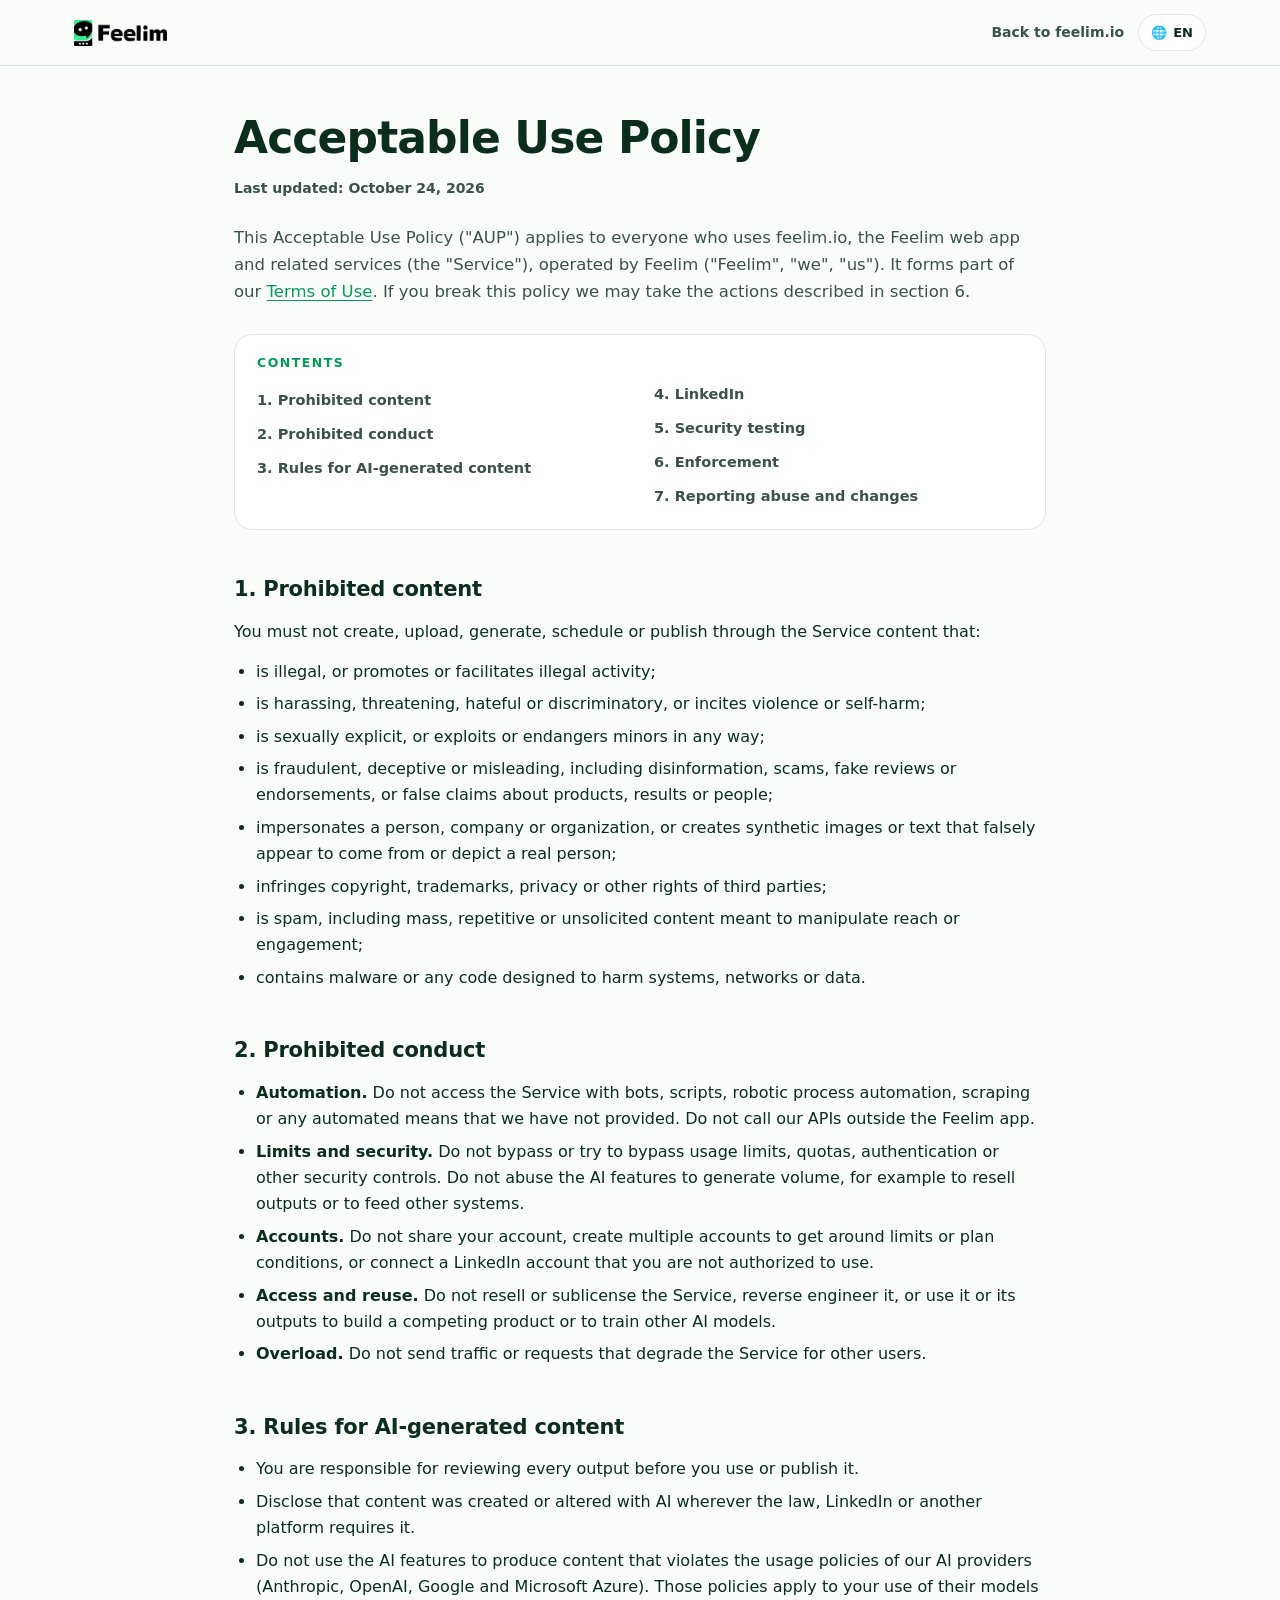
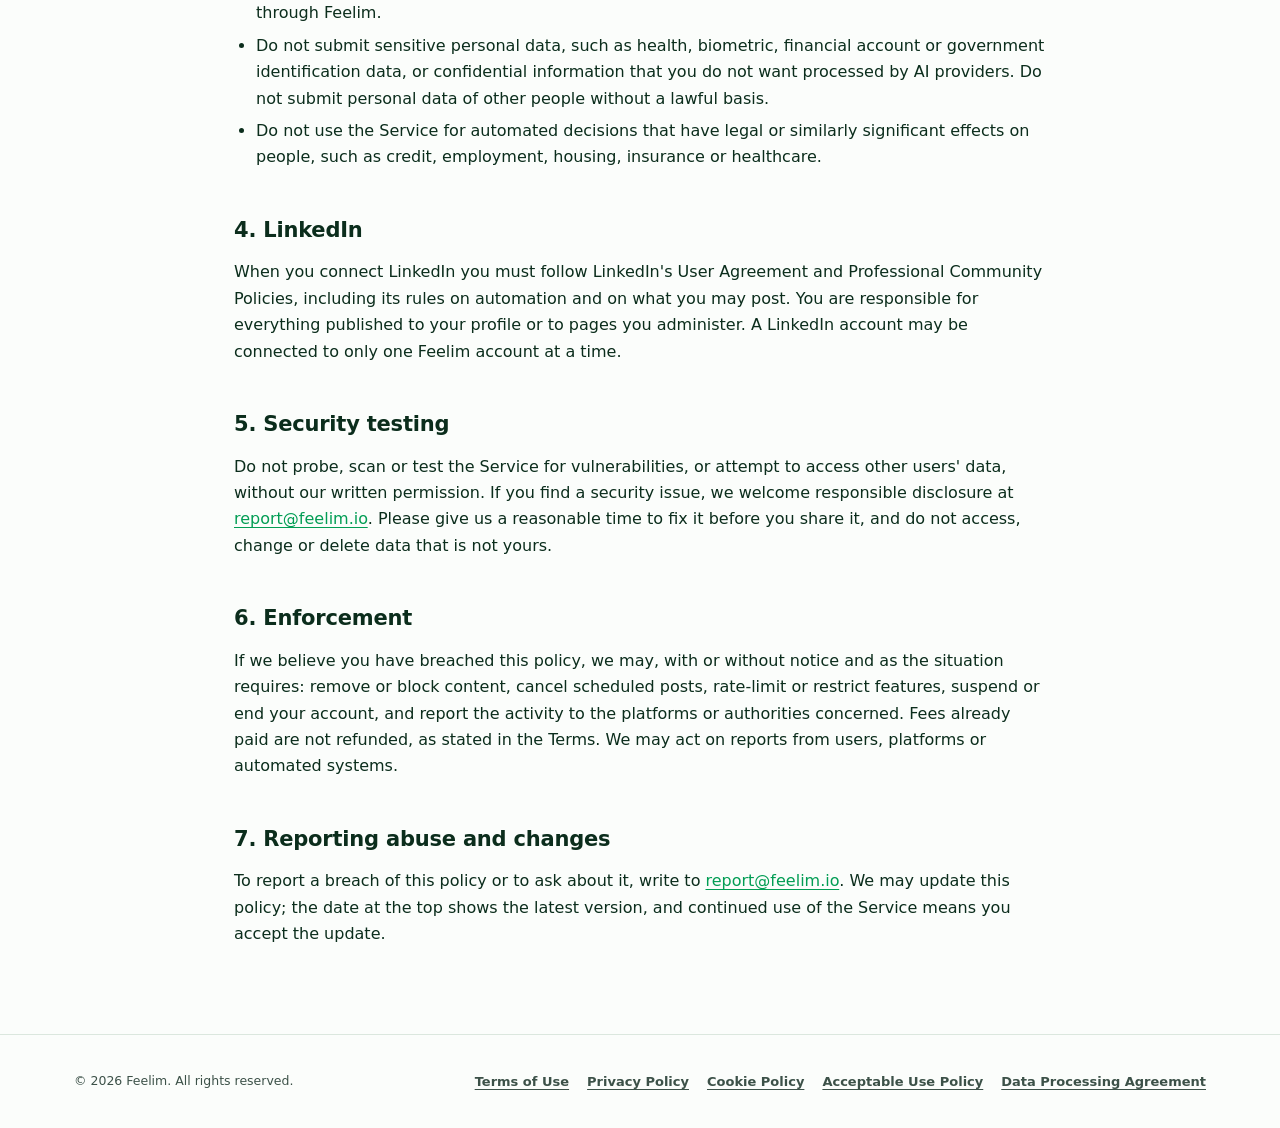
<file: acceptable-use/index.html>
<!DOCTYPE html>
<html lang="en">
<head>
<meta charset="UTF-8">
<meta name="viewport" content="width=device-width, initial-scale=1.0">
<title>Acceptable Use Policy – Feelim</title>
<meta name="description" content="What you may and may not do with Feelim, including rules for AI-generated content, automation and LinkedIn publishing.">
<meta name="robots" content="index,follow">
<link rel="canonical" href="https://feelim.io/acceptable-use/">
<link rel="icon" type="image/png" href="https://feelim.io/favicon.png">
<link rel="stylesheet" href="../legal/legal.css">
</head>
<body>
<header>
  <div class="nav">
    <a class="brand" href="../" aria-label="Feelim">
      <img class="brand-logo-light" src="[data-uri]" alt="Feelim">
      <img class="brand-logo-dark" src="[data-uri]" alt="Feelim">
    </a>
    <div class="nav-right">
      <a class="back" href="../" data-shell="back">Back to feelim.io</a>
      <div class="lang-switch">
        <button class="lang-btn" id="langBtn" type="button" aria-haspopup="true" aria-expanded="false">
          <span aria-hidden="true">🌐</span> <span id="langCurrent">EN</span>
        </button>
        <div class="lang-menu" id="langMenu"><button type="button" data-lang="es">Español <span>ES</span></button><button type="button" data-lang="en">English <span>EN</span></button><button type="button" data-lang="fr">Français <span>FR</span></button><button type="button" data-lang="it">Italiano <span>IT</span></button></div>
      </div>
    </div>
  </div>
</header>
<main><div class="wrap"><article lang="es" data-lang="es" data-title="Política de uso aceptable – Feelim" hidden><h1>Política de uso aceptable</h1><p class="meta">Última actualización: 24 de octubre de 2026</p><div class="intro"><p>Esta Política de uso aceptable («PUA») se aplica a todas las personas que usan feelim.io, la aplicación web de Feelim y los servicios relacionados (el «Servicio»), operados por Feelim («Feelim», «nosotros»). Forma parte de nuestros <a href="../terms/">Términos de uso</a>. Si incumples esta política, podemos tomar las medidas descritas en la sección 6.</p></div><nav class="toc" aria-label="Contenido"><b>Contenido</b><ol><li><a href="#es-content">1. Contenido prohibido</a></li><li><a href="#es-conduct">2. Conducta prohibida</a></li><li><a href="#es-ai">3. Reglas para el contenido generado por IA</a></li><li><a href="#es-linkedin">4. LinkedIn</a></li><li><a href="#es-security">5. Pruebas de seguridad</a></li><li><a href="#es-enforcement">6. Medidas</a></li><li><a href="#es-report">7. Reportar abusos y cambios</a></li></ol></nav><section><h2 id="es-content">1. Contenido prohibido</h2>
<p>No debes crear, subir, generar, programar ni publicar a través del Servicio contenido que:</p>
<ul>
<li>sea ilegal, o promueva o facilite actividades ilegales;</li>
<li>sea acosador, amenazante, de odio o discriminatorio, o incite a la violencia o a la autolesión;</li>
<li>sea sexualmente explícito, o explote o ponga en peligro a menores de cualquier forma;</li>
<li>sea fraudulento, engañoso o falso, incluida la desinformación, las estafas, las reseñas o recomendaciones falsas, o las afirmaciones falsas sobre productos, resultados o personas;</li>
<li>suplante a una persona, empresa u organización, o cree imágenes o textos sintéticos que parezcan falsamente provenir de una persona real o representarla;</li>
<li>infrinja derechos de autor, marcas, privacidad u otros derechos de terceros;</li>
<li>sea spam, incluido el contenido masivo, repetitivo o no solicitado destinado a manipular el alcance o la interacción;</li>
<li>contenga software malicioso o cualquier código diseñado para dañar sistemas, redes o datos.</li>
</ul></section><section><h2 id="es-conduct">2. Conducta prohibida</h2>
<ul>
<li><strong>Automatización.</strong> No accedas al Servicio con bots, scripts, automatización robótica de procesos, scraping ni ningún medio automatizado que no te hayamos proporcionado. No llames a nuestras API fuera de la app de Feelim.</li>
<li><strong>Límites y seguridad.</strong> No eludas ni intentes eludir los límites de uso, los cupos, la autenticación ni otros controles de seguridad. No abuses de las funciones de IA para generar volumen, por ejemplo para revender resultados o alimentar otros sistemas.</li>
<li><strong>Cuentas.</strong> No compartas tu cuenta, no crees varias cuentas para evadir límites o condiciones del plan, ni conectes una cuenta de LinkedIn que no estés autorizado a usar.</li>
<li><strong>Acceso y reutilización.</strong> No revendas ni sublicencies el Servicio, no le apliques ingeniería inversa, ni lo uses ni uses sus resultados para crear un producto competidor o entrenar otros modelos de IA.</li>
<li><strong>Sobrecarga.</strong> No envíes tráfico o solicitudes que degraden el Servicio para otros usuarios.</li>
</ul></section><section><h2 id="es-ai">3. Reglas para el contenido generado por IA</h2>
<ul>
<li>Eres responsable de revisar cada resultado antes de usarlo o publicarlo.</li>
<li>Indica que el contenido se creó o modificó con IA siempre que la ley, LinkedIn u otra plataforma lo exijan.</li>
<li>No uses las funciones de IA para producir contenido que infrinja las políticas de uso de nuestros proveedores de IA (Anthropic, OpenAI, Google y Microsoft Azure). Esas políticas se aplican a tu uso de sus modelos a través de Feelim.</li>
<li>No envíes datos personales sensibles, como datos de salud, biométricos, de cuentas financieras o de identificación oficial, ni información confidencial que no quieras que procesen los proveedores de IA. No envíes datos personales de otras personas sin una base legal.</li>
<li>No uses el Servicio para decisiones automatizadas con efectos jurídicos o similarmente significativos sobre las personas, como crédito, empleo, vivienda, seguros o atención médica.</li>
</ul></section><section><h2 id="es-linkedin">4. LinkedIn</h2>
<p>Cuando conectas LinkedIn debes cumplir el Acuerdo de Usuario y las Políticas de la Comunidad Profesional de LinkedIn, incluidas sus reglas sobre automatización y sobre lo que puedes publicar. Eres responsable de todo lo que se publique en tu perfil o en las páginas que administras. Una cuenta de LinkedIn solo puede estar conectada a una cuenta de Feelim a la vez.</p></section><section><h2 id="es-security">5. Pruebas de seguridad</h2>
<p>No explores, escanees ni pruebes el Servicio en busca de vulnerabilidades, ni intentes acceder a datos de otros usuarios, sin nuestro permiso por escrito. Si encuentras un problema de seguridad, agradecemos la divulgación responsable en <a href="mailto:report@feelim.io">report@feelim.io</a>. Danos un tiempo razonable para corregirlo antes de compartirlo y no accedas, cambies ni elimines datos que no sean tuyos.</p></section><section><h2 id="es-enforcement">6. Medidas</h2>
<p>Si creemos que has incumplido esta política, podemos, con o sin aviso y según lo requiera la situación: retirar o bloquear contenido, cancelar publicaciones programadas, limitar la frecuencia o restringir funciones, suspender o cerrar tu cuenta, e informar la actividad a las plataformas o autoridades correspondientes. Las tarifas ya pagadas no se reembolsan, como indican los Términos. Podemos actuar con base en reportes de usuarios, plataformas o sistemas automatizados.</p></section><section><h2 id="es-report">7. Reportar abusos y cambios</h2>
<p>Para reportar un incumplimiento de esta política o hacer preguntas sobre ella, escribe a <a href="mailto:report@feelim.io">report@feelim.io</a>. Podemos actualizar esta política; la fecha de arriba indica la versión más reciente, y seguir usando el Servicio significa que aceptas la actualización.</p></section></article><article lang="en" data-lang="en" data-title="Acceptable Use Policy – Feelim"><h1>Acceptable Use Policy</h1><p class="meta">Last updated: October 24, 2026</p><div class="intro"><p>This Acceptable Use Policy ("AUP") applies to everyone who uses feelim.io, the Feelim web app and related services (the "Service"), operated by Feelim ("Feelim", "we", "us"). It forms part of our <a href="../terms/">Terms of Use</a>. If you break this policy we may take the actions described in section 6.</p></div><nav class="toc" aria-label="Contents"><b>Contents</b><ol><li><a href="#en-content">1. Prohibited content</a></li><li><a href="#en-conduct">2. Prohibited conduct</a></li><li><a href="#en-ai">3. Rules for AI-generated content</a></li><li><a href="#en-linkedin">4. LinkedIn</a></li><li><a href="#en-security">5. Security testing</a></li><li><a href="#en-enforcement">6. Enforcement</a></li><li><a href="#en-report">7. Reporting abuse and changes</a></li></ol></nav><section><h2 id="en-content">1. Prohibited content</h2>
<p>You must not create, upload, generate, schedule or publish through the Service content that:</p>
<ul>
<li>is illegal, or promotes or facilitates illegal activity;</li>
<li>is harassing, threatening, hateful or discriminatory, or incites violence or self-harm;</li>
<li>is sexually explicit, or exploits or endangers minors in any way;</li>
<li>is fraudulent, deceptive or misleading, including disinformation, scams, fake reviews or endorsements, or false claims about products, results or people;</li>
<li>impersonates a person, company or organization, or creates synthetic images or text that falsely appear to come from or depict a real person;</li>
<li>infringes copyright, trademarks, privacy or other rights of third parties;</li>
<li>is spam, including mass, repetitive or unsolicited content meant to manipulate reach or engagement;</li>
<li>contains malware or any code designed to harm systems, networks or data.</li>
</ul></section><section><h2 id="en-conduct">2. Prohibited conduct</h2>
<ul>
<li><strong>Automation.</strong> Do not access the Service with bots, scripts, robotic process automation, scraping or any automated means that we have not provided. Do not call our APIs outside the Feelim app.</li>
<li><strong>Limits and security.</strong> Do not bypass or try to bypass usage limits, quotas, authentication or other security controls. Do not abuse the AI features to generate volume, for example to resell outputs or to feed other systems.</li>
<li><strong>Accounts.</strong> Do not share your account, create multiple accounts to get around limits or plan conditions, or connect a LinkedIn account that you are not authorized to use.</li>
<li><strong>Access and reuse.</strong> Do not resell or sublicense the Service, reverse engineer it, or use it or its outputs to build a competing product or to train other AI models.</li>
<li><strong>Overload.</strong> Do not send traffic or requests that degrade the Service for other users.</li>
</ul></section><section><h2 id="en-ai">3. Rules for AI-generated content</h2>
<ul>
<li>You are responsible for reviewing every output before you use or publish it.</li>
<li>Disclose that content was created or altered with AI wherever the law, LinkedIn or another platform requires it.</li>
<li>Do not use the AI features to produce content that violates the usage policies of our AI providers (Anthropic, OpenAI, Google and Microsoft Azure). Those policies apply to your use of their models through Feelim.</li>
<li>Do not submit sensitive personal data, such as health, biometric, financial account or government identification data, or confidential information that you do not want processed by AI providers. Do not submit personal data of other people without a lawful basis.</li>
<li>Do not use the Service for automated decisions that have legal or similarly significant effects on people, such as credit, employment, housing, insurance or healthcare.</li>
</ul></section><section><h2 id="en-linkedin">4. LinkedIn</h2>
<p>When you connect LinkedIn you must follow LinkedIn's User Agreement and Professional Community Policies, including its rules on automation and on what you may post. You are responsible for everything published to your profile or to pages you administer. A LinkedIn account may be connected to only one Feelim account at a time.</p></section><section><h2 id="en-security">5. Security testing</h2>
<p>Do not probe, scan or test the Service for vulnerabilities, or attempt to access other users' data, without our written permission. If you find a security issue, we welcome responsible disclosure at <a href="mailto:report@feelim.io">report@feelim.io</a>. Please give us a reasonable time to fix it before you share it, and do not access, change or delete data that is not yours.</p></section><section><h2 id="en-enforcement">6. Enforcement</h2>
<p>If we believe you have breached this policy, we may, with or without notice and as the situation requires: remove or block content, cancel scheduled posts, rate-limit or restrict features, suspend or end your account, and report the activity to the platforms or authorities concerned. Fees already paid are not refunded, as stated in the Terms. We may act on reports from users, platforms or automated systems.</p></section><section><h2 id="en-report">7. Reporting abuse and changes</h2>
<p>To report a breach of this policy or to ask about it, write to <a href="mailto:report@feelim.io">report@feelim.io</a>. We may update this policy; the date at the top shows the latest version, and continued use of the Service means you accept the update.</p></section></article><article lang="fr" data-lang="fr" data-title="Politique d&#x27;utilisation acceptable – Feelim" hidden><h1>Politique d&#x27;utilisation acceptable</h1><p class="meta">Dernière mise à jour: 24 octobre 2026</p><div class="intro"><p>Cette Politique d'utilisation acceptable (« PUA ») s'applique à toute personne qui utilise feelim.io, l'application web Feelim et les services associés (le « Service »), exploités par Feelim (« Feelim », « nous »). Elle fait partie de nos <a href="../terms/">Conditions d'utilisation</a>. Si vous enfreignez cette politique, nous pouvons prendre les mesures décrites à la section 6.</p></div><nav class="toc" aria-label="Sommaire"><b>Sommaire</b><ol><li><a href="#fr-content">1. Contenu interdit</a></li><li><a href="#fr-conduct">2. Comportements interdits</a></li><li><a href="#fr-ai">3. Règles pour le contenu généré par l&#x27;IA</a></li><li><a href="#fr-linkedin">4. LinkedIn</a></li><li><a href="#fr-security">5. Tests de sécurité</a></li><li><a href="#fr-enforcement">6. Mesures</a></li><li><a href="#fr-report">7. Signaler des abus et modifications</a></li></ol></nav><section><h2 id="fr-content">1. Contenu interdit</h2>
<p>Vous ne devez pas créer, téléverser, générer, programmer ni publier via le Service du contenu qui :</p>
<ul>
<li>est illégal, ou encourage ou facilite une activité illégale ;</li>
<li>est harcelant, menaçant, haineux ou discriminatoire, ou incite à la violence ou à l'automutilation ;</li>
<li>est sexuellement explicite, ou exploite ou met en danger des mineurs de quelque manière que ce soit ;</li>
<li>est frauduleux, trompeur ou mensonger, y compris la désinformation, les arnaques, les faux avis ou recommandations, ou les fausses allégations sur des produits, des résultats ou des personnes ;</li>
<li>usurpe l'identité d'une personne, d'une entreprise ou d'une organisation, ou crée des images ou textes synthétiques qui semblent faussement provenir d'une personne réelle ou la représenter ;</li>
<li>porte atteinte aux droits d'auteur, aux marques, à la vie privée ou à d'autres droits de tiers ;</li>
<li>est du spam, y compris du contenu massif, répétitif ou non sollicité visant à manipuler la portée ou l'engagement ;</li>
<li>contient des logiciels malveillants ou tout code conçu pour nuire aux systèmes, réseaux ou données.</li>
</ul></section><section><h2 id="fr-conduct">2. Comportements interdits</h2>
<ul>
<li><strong>Automatisation.</strong> N'accédez pas au Service avec des robots, scripts, automatisation robotisée des processus, scraping ou tout moyen automatisé que nous ne vous avons pas fourni. N'appelez pas nos API en dehors de l'application Feelim.</li>
<li><strong>Limites et sécurité.</strong> Ne contournez pas et n'essayez pas de contourner les limites d'utilisation, les quotas, l'authentification ou d'autres contrôles de sécurité. N'abusez pas des fonctions d'IA pour générer du volume, par exemple pour revendre des résultats ou alimenter d'autres systèmes.</li>
<li><strong>Comptes.</strong> Ne partagez pas votre compte, ne créez pas plusieurs comptes pour contourner des limites ou des conditions de formule, et ne connectez pas un compte LinkedIn que vous n'êtes pas autorisé à utiliser.</li>
<li><strong>Accès et réutilisation.</strong> Ne revendez pas et ne concédez pas en sous-licence le Service, ne procédez pas à son ingénierie inverse, et ne l'utilisez pas, ni ses résultats, pour créer un produit concurrent ou entraîner d'autres modèles d'IA.</li>
<li><strong>Surcharge.</strong> N'envoyez pas de trafic ou de requêtes qui dégradent le Service pour les autres utilisateurs.</li>
</ul></section><section><h2 id="fr-ai">3. Règles pour le contenu généré par l&#x27;IA</h2>
<ul>
<li>Vous êtes responsable de la relecture de chaque résultat avant de l'utiliser ou de le publier.</li>
<li>Indiquez que le contenu a été créé ou modifié avec l'IA chaque fois que la loi, LinkedIn ou une autre plateforme l'exige.</li>
<li>N'utilisez pas les fonctions d'IA pour produire du contenu qui enfreint les politiques d'utilisation de nos fournisseurs d'IA (Anthropic, OpenAI, Google et Microsoft Azure). Ces politiques s'appliquent à votre utilisation de leurs modèles via Feelim.</li>
<li>N'envoyez pas de données personnelles sensibles, telles que des données de santé, biométriques, de comptes financiers ou d'identification officielle, ni d'informations confidentielles que vous ne souhaitez pas voir traitées par les fournisseurs d'IA. N'envoyez pas de données personnelles d'autres personnes sans base légale.</li>
<li>N'utilisez pas le Service pour des décisions automatisées produisant des effets juridiques ou significatifs similaires sur des personnes, comme le crédit, l'emploi, le logement, l'assurance ou les soins de santé.</li>
</ul></section><section><h2 id="fr-linkedin">4. LinkedIn</h2>
<p>Lorsque vous connectez LinkedIn, vous devez respecter le contrat d'utilisation de LinkedIn et ses Règles de la communauté professionnelle, y compris ses règles sur l'automatisation et sur ce que vous pouvez publier. Vous êtes responsable de tout ce qui est publié sur votre profil ou sur les pages que vous administrez. Un compte LinkedIn ne peut être connecté qu'à un seul compte Feelim à la fois.</p></section><section><h2 id="fr-security">5. Tests de sécurité</h2>
<p>N'explorez pas, ne scannez pas et ne testez pas le Service à la recherche de vulnérabilités, et n'essayez pas d'accéder aux données d'autres utilisateurs, sans notre autorisation écrite. Si vous découvrez un problème de sécurité, nous accueillons favorablement la divulgation responsable à <a href="mailto:report@feelim.io">report@feelim.io</a>. Laissez-nous un délai raisonnable pour le corriger avant de le partager, et n'accédez pas à des données qui ne sont pas les vôtres, ne les modifiez pas et ne les supprimez pas.</p></section><section><h2 id="fr-enforcement">6. Mesures</h2>
<p>Si nous estimons que vous avez enfreint cette politique, nous pouvons, avec ou sans préavis et selon la situation : retirer ou bloquer du contenu, annuler des publications programmées, limiter le débit ou restreindre des fonctions, suspendre ou clôturer votre compte, et signaler l'activité aux plateformes ou autorités concernées. Les frais déjà payés ne sont pas remboursés, comme l'indiquent les Conditions. Nous pouvons agir sur la base de signalements d'utilisateurs, de plateformes ou de systèmes automatisés.</p></section><section><h2 id="fr-report">7. Signaler des abus et modifications</h2>
<p>Pour signaler une violation de cette politique ou poser une question à son sujet, écrivez à <a href="mailto:report@feelim.io">report@feelim.io</a>. Nous pouvons mettre à jour cette politique ; la date en haut de la page indique la version la plus récente, et continuer à utiliser le Service signifie que vous acceptez la mise à jour.</p></section></article><article lang="it" data-lang="it" data-title="Politica di utilizzo accettabile – Feelim" hidden><h1>Politica di utilizzo accettabile</h1><p class="meta">Ultimo aggiornamento: 24 ottobre 2026</p><div class="intro"><p>La presente Politica di utilizzo accettabile («PUA») si applica a chiunque utilizzi feelim.io, l'applicazione web di Feelim e i servizi correlati (il «Servizio»), gestiti da Feelim («Feelim», «noi»). Fa parte dei nostri <a href="../terms/">Termini di utilizzo</a>. Se violi la presente politica, possiamo adottare le misure descritte nella sezione 6.</p></div><nav class="toc" aria-label="Indice"><b>Indice</b><ol><li><a href="#it-content">1. Contenuti vietati</a></li><li><a href="#it-conduct">2. Condotte vietate</a></li><li><a href="#it-ai">3. Regole per i contenuti generati dall&#x27;IA</a></li><li><a href="#it-linkedin">4. LinkedIn</a></li><li><a href="#it-security">5. Test di sicurezza</a></li><li><a href="#it-enforcement">6. Misure</a></li><li><a href="#it-report">7. Segnalare abusi e modifiche</a></li></ol></nav><section><h2 id="it-content">1. Contenuti vietati</h2>
<p>Non devi creare, caricare, generare, programmare né pubblicare tramite il Servizio contenuti che:</p>
<ul>
<li>siano illegali, o promuovano o agevolino attività illegali;</li>
<li>siano molesti, minacciosi, d'odio o discriminatori, o incitino alla violenza o all'autolesionismo;</li>
<li>siano sessualmente espliciti, o sfruttino o mettano in pericolo minori in qualsiasi modo;</li>
<li>siano fraudolenti, ingannevoli o fuorvianti, compresi disinformazione, truffe, false recensioni o testimonianze, o false affermazioni su prodotti, risultati o persone;</li>
<li>si spaccino per una persona, un'azienda o un'organizzazione, o creino immagini o testi sintetici che sembrino falsamente provenire da una persona reale o raffigurarla;</li>
<li>violino diritto d'autore, marchi, privacy o altri diritti di terzi;</li>
<li>siano spam, inclusi contenuti di massa, ripetitivi o non richiesti volti a manipolare la portata o il coinvolgimento;</li>
<li>contengano malware o qualsiasi codice progettato per danneggiare sistemi, reti o dati.</li>
</ul></section><section><h2 id="it-conduct">2. Condotte vietate</h2>
<ul>
<li><strong>Automazione.</strong> Non accedere al Servizio con bot, script, automazione robotica dei processi, scraping o qualsiasi mezzo automatizzato che non ti abbiamo fornito. Non chiamare le nostre API al di fuori dell'app Feelim.</li>
<li><strong>Limiti e sicurezza.</strong> Non aggirare né tentare di aggirare limiti di utilizzo, quote, autenticazione o altri controlli di sicurezza. Non abusare delle funzioni di IA per generare volume, ad esempio per rivendere risultati o alimentare altri sistemi.</li>
<li><strong>Account.</strong> Non condividere il tuo account, non creare più account per aggirare limiti o condizioni del piano, né collegare un account LinkedIn che non sei autorizzato a usare.</li>
<li><strong>Accesso e riutilizzo.</strong> Non rivendere né concedere in sublicenza il Servizio, non effettuarne il reverse engineering, né usare il Servizio o i suoi risultati per creare un prodotto concorrente o addestrare altri modelli di IA.</li>
<li><strong>Sovraccarico.</strong> Non inviare traffico o richieste che peggiorino il Servizio per gli altri utenti.</li>
</ul></section><section><h2 id="it-ai">3. Regole per i contenuti generati dall&#x27;IA</h2>
<ul>
<li>Sei responsabile di rivedere ogni risultato prima di usarlo o pubblicarlo.</li>
<li>Indica che il contenuto è stato creato o modificato con l'IA ogni volta che la legge, LinkedIn o un'altra piattaforma lo richiedano.</li>
<li>Non usare le funzioni di IA per produrre contenuti che violino le politiche d'uso dei nostri fornitori di IA (Anthropic, OpenAI, Google e Microsoft Azure). Tali politiche si applicano al tuo uso dei loro modelli tramite Feelim.</li>
<li>Non inviare dati personali sensibili, come dati sanitari, biometrici, di conti finanziari o di identificazione ufficiale, né informazioni riservate che non vuoi siano trattate dai fornitori di IA. Non inviare dati personali di altre persone senza una base giuridica.</li>
<li>Non usare il Servizio per decisioni automatizzate che producano effetti giuridici o significativi in modo analogo sulle persone, come credito, lavoro, alloggio, assicurazioni o assistenza sanitaria.</li>
</ul></section><section><h2 id="it-linkedin">4. LinkedIn</h2>
<p>Quando colleghi LinkedIn devi rispettare il Contratto d'uso e le Norme della community professionale di LinkedIn, comprese le regole sull'automazione e su ciò che puoi pubblicare. Sei responsabile di tutto ciò che viene pubblicato sul tuo profilo o sulle pagine che amministri. Un account LinkedIn può essere collegato a un solo account Feelim alla volta.</p></section><section><h2 id="it-security">5. Test di sicurezza</h2>
<p>Non sondare, scansionare né testare il Servizio alla ricerca di vulnerabilità, né tentare di accedere ai dati di altri utenti, senza la nostra autorizzazione scritta. Se trovi un problema di sicurezza, accogliamo con favore la divulgazione responsabile a <a href="mailto:report@feelim.io">report@feelim.io</a>. Concedici un tempo ragionevole per correggerlo prima di divulgarlo e non accedere a dati che non sono tuoi, né modificarli o eliminarli.</p></section><section><h2 id="it-enforcement">6. Misure</h2>
<p>Se riteniamo che tu abbia violato la presente politica, possiamo, con o senza preavviso e secondo la situazione: rimuovere o bloccare contenuti, annullare post programmati, limitare la frequenza o restringere funzioni, sospendere o chiudere il tuo account e segnalare l'attività alle piattaforme o alle autorità interessate. Le somme già pagate non vengono rimborsate, come indicato nei Termini. Possiamo agire sulla base di segnalazioni di utenti, piattaforme o sistemi automatizzati.</p></section><section><h2 id="it-report">7. Segnalare abusi e modifiche</h2>
<p>Per segnalare una violazione della presente politica o per chiedere informazioni, scrivi a <a href="mailto:report@feelim.io">report@feelim.io</a>. Possiamo aggiornare la presente politica; la data in alto indica la versione più recente e continuare a usare il Servizio significa che accetti l'aggiornamento.</p></section></article></div></main>
<footer>
  <div class="foot-row">
    <small data-shell="rights">© 2026 Feelim. All rights reserved.</small>
    <div class="foot-links"><a href="../terms/" data-shell="terms">Terms of Use</a><a href="../privacy/" data-shell="privacy">Privacy Policy</a><a href="../cookies/" data-shell="cookies">Cookie Policy</a><a href="../acceptable-use/" data-shell="acceptable-use">Acceptable Use Policy</a><a href="../dpa/" data-shell="dpa">Data Processing Agreement</a></div>
  </div>
</footer>
<script type="application/json" id="shell-strings">{"es": {"back": "Volver a feelim.io", "updated": "Última actualización", "contents": "Contenido", "terms": "Términos de uso", "privacy": "Política de privacidad", "cookies": "Política de cookies", "acceptable-use": "Uso aceptable", "dpa": "Acuerdo de tratamiento de datos", "rights": "© 2026 Feelim. Todos los derechos reservados."}, "en": {"back": "Back to feelim.io", "updated": "Last updated", "contents": "Contents", "terms": "Terms of Use", "privacy": "Privacy Policy", "cookies": "Cookie Policy", "acceptable-use": "Acceptable Use Policy", "dpa": "Data Processing Agreement", "rights": "© 2026 Feelim. All rights reserved."}, "fr": {"back": "Retour à feelim.io", "updated": "Dernière mise à jour", "contents": "Sommaire", "terms": "Conditions d'utilisation", "privacy": "Politique de confidentialité", "cookies": "Politique relative aux cookies", "acceptable-use": "Utilisation acceptable", "dpa": "Accord de traitement des données", "rights": "© 2026 Feelim. Tous droits réservés."}, "it": {"back": "Torna a feelim.io", "updated": "Ultimo aggiornamento", "contents": "Indice", "terms": "Termini di utilizzo", "privacy": "Informativa sulla privacy", "cookies": "Informativa sui cookie", "acceptable-use": "Utilizzo accettabile", "dpa": "Accordo sul trattamento dei dati", "rights": "© 2026 Feelim. Tutti i diritti riservati."}}</script>
<script src="../legal/legal.js"></script>
</body>
</html>
</file>
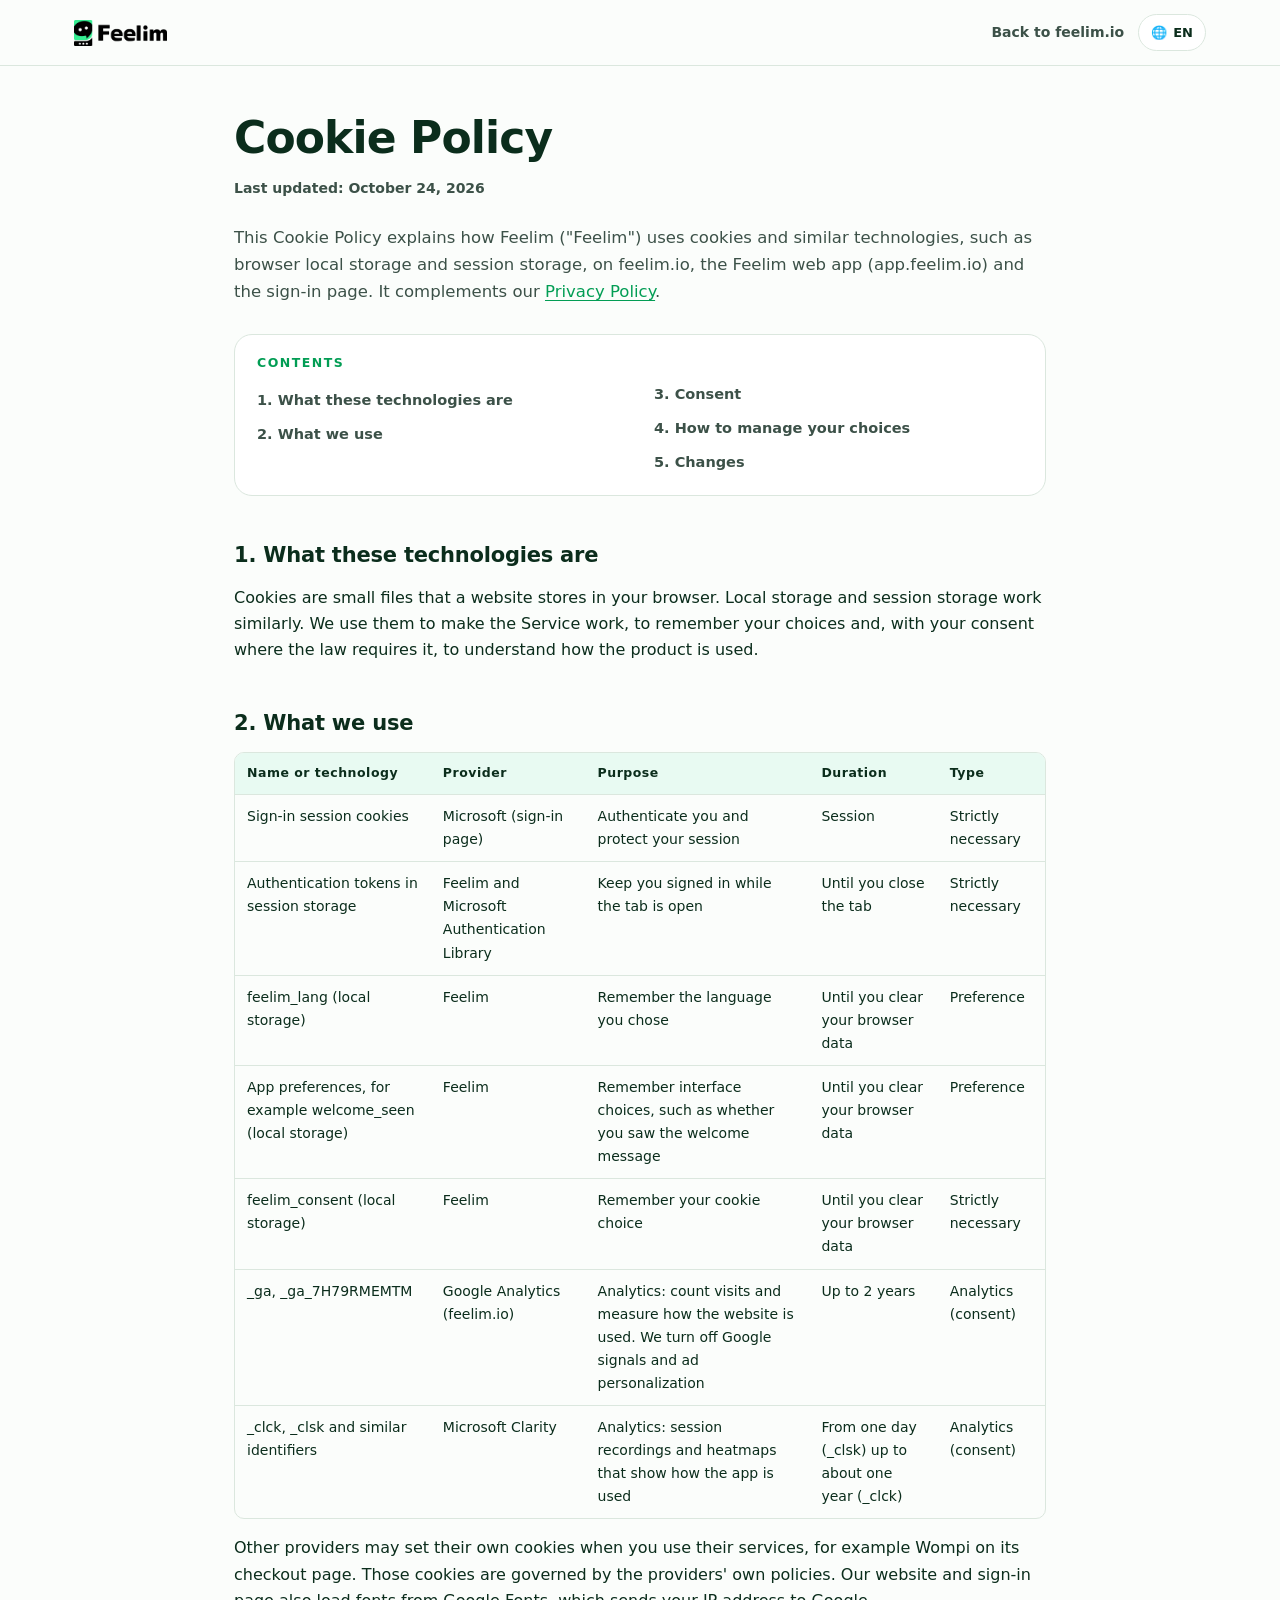
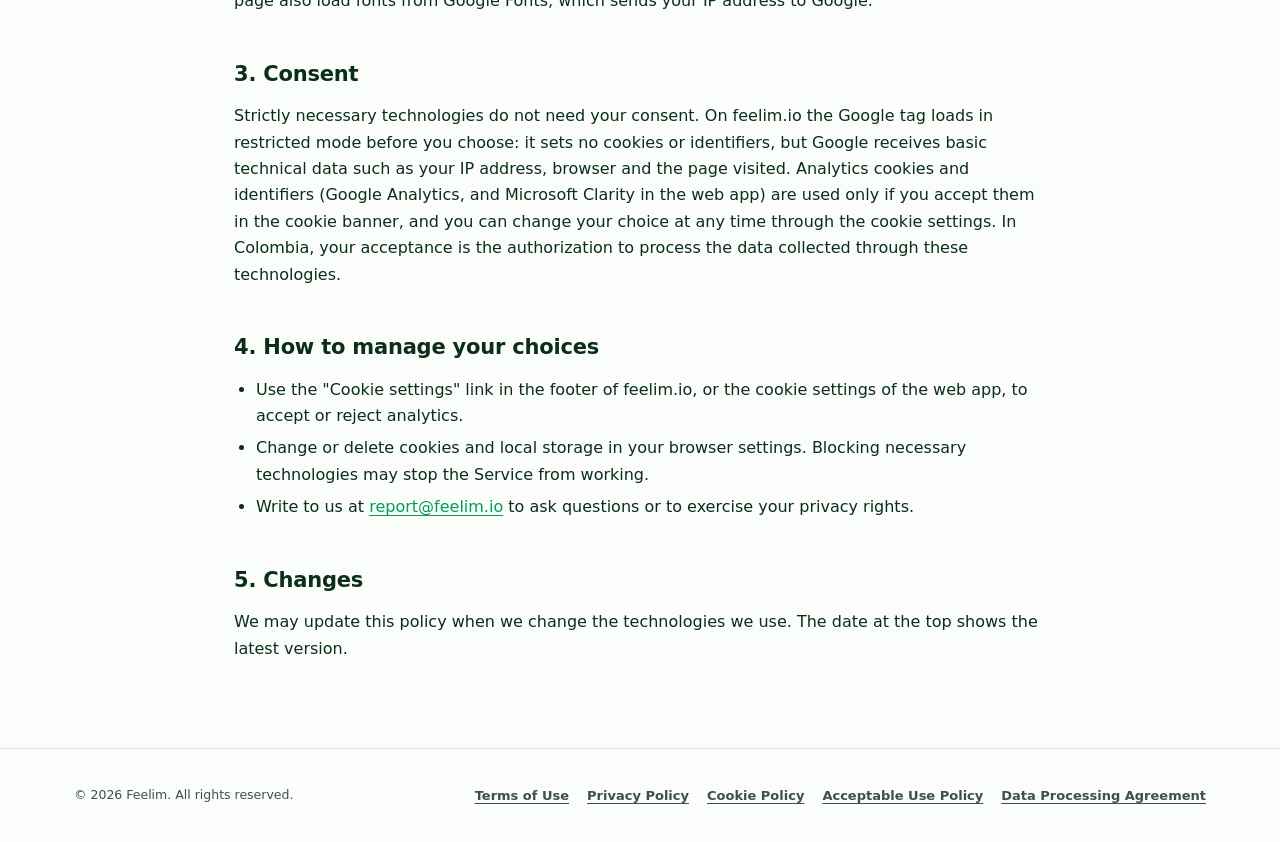
<file: cookies/index.html>
<!DOCTYPE html>
<html lang="en">
<head>
<meta charset="UTF-8">
<meta name="viewport" content="width=device-width, initial-scale=1.0">
<title>Cookie Policy – Feelim</title>
<meta name="description" content="The cookies and similar technologies Feelim uses, why, and how to manage your choices.">
<meta name="robots" content="index,follow">
<link rel="canonical" href="https://feelim.io/cookies/">
<link rel="icon" type="image/png" href="https://feelim.io/favicon.png">
<link rel="stylesheet" href="../legal/legal.css">
</head>
<body>
<header>
  <div class="nav">
    <a class="brand" href="../" aria-label="Feelim">
      <img class="brand-logo-light" src="[data-uri]" alt="Feelim">
      <img class="brand-logo-dark" src="[data-uri]" alt="Feelim">
    </a>
    <div class="nav-right">
      <a class="back" href="../" data-shell="back">Back to feelim.io</a>
      <div class="lang-switch">
        <button class="lang-btn" id="langBtn" type="button" aria-haspopup="true" aria-expanded="false">
          <span aria-hidden="true">🌐</span> <span id="langCurrent">EN</span>
        </button>
        <div class="lang-menu" id="langMenu"><button type="button" data-lang="es">Español <span>ES</span></button><button type="button" data-lang="en">English <span>EN</span></button><button type="button" data-lang="fr">Français <span>FR</span></button><button type="button" data-lang="it">Italiano <span>IT</span></button></div>
      </div>
    </div>
  </div>
</header>
<main><div class="wrap"><article lang="es" data-lang="es" data-title="Política de cookies – Feelim" hidden><h1>Política de cookies</h1><p class="meta">Última actualización: 24 de octubre de 2026</p><div class="intro"><p>Esta Política de cookies explica cómo Feelim («Feelim») usa cookies y tecnologías similares, como el almacenamiento local y de sesión del navegador, en feelim.io, en la aplicación web de Feelim (app.feelim.io) y en la página de inicio de sesión. Complementa nuestra <a href="../privacy/">Política de privacidad</a>.</p></div><nav class="toc" aria-label="Contenido"><b>Contenido</b><ol><li><a href="#es-what">1. Qué son estas tecnologías</a></li><li><a href="#es-list">2. Qué usamos</a></li><li><a href="#es-consent">3. Consentimiento</a></li><li><a href="#es-manage">4. Cómo gestionar tus preferencias</a></li><li><a href="#es-changes">5. Cambios</a></li></ol></nav><section><h2 id="es-what">1. Qué son estas tecnologías</h2>
<p>Las cookies son pequeños archivos que un sitio web guarda en tu navegador. El almacenamiento local y el de sesión funcionan de forma parecida. Las usamos para que el Servicio funcione, para recordar tus preferencias y, con tu consentimiento cuando la ley lo exija, para entender cómo se usa el producto.</p></section><section><h2 id="es-list">2. Qué usamos</h2>
<div class="table-wrap"><table>
<thead><tr><th>Nombre o tecnología</th><th>Proveedor</th><th>Finalidad</th><th>Duración</th><th>Tipo</th></tr></thead>
<tbody>
<tr><td>Cookies de sesión de inicio de sesión</td><td>Microsoft (página de inicio de sesión)</td><td>Autenticarte y proteger tu sesión</td><td>Sesión</td><td>Estrictamente necesaria</td></tr>
<tr><td>Tokens de autenticación en el almacenamiento de sesión</td><td>Feelim y Microsoft Authentication Library</td><td>Mantener tu sesión iniciada mientras la pestaña esté abierta</td><td>Hasta que cierres la pestaña</td><td>Estrictamente necesaria</td></tr>
<tr><td>feelim_lang (almacenamiento local)</td><td>Feelim</td><td>Recordar el idioma que elegiste</td><td>Hasta que borres los datos del navegador</td><td>Preferencia</td></tr>
<tr><td>Preferencias de la app, por ejemplo welcome_seen (almacenamiento local)</td><td>Feelim</td><td>Recordar decisiones de la interfaz, como si viste el mensaje de bienvenida</td><td>Hasta que borres los datos del navegador</td><td>Preferencia</td></tr>
<tr><td>feelim_consent (almacenamiento local)</td><td>Feelim</td><td>Recordar tu elección sobre las cookies</td><td>Hasta que borres los datos del navegador</td><td>Estrictamente necesaria</td></tr>
<tr><td>_ga, _ga_7H79RMEMTM</td><td>Google Analytics (feelim.io)</td><td>Analítica: contar visitas y medir cómo se usa el sitio web. Desactivamos las señales de Google y la personalización de anuncios</td><td>Hasta 2 años</td><td>Analítica (consentimiento)</td></tr>
<tr><td>_clck, _clsk y identificadores similares</td><td>Microsoft Clarity</td><td>Analítica: grabaciones de sesión y mapas de calor que muestran cómo se usa la app</td><td>Desde un día (_clsk) hasta cerca de un año (_clck)</td><td>Analítica (consentimiento)</td></tr>
</tbody></table></div>
<p>Otros proveedores pueden colocar sus propias cookies cuando usas sus servicios, por ejemplo Wompi en su página de pago. Esas cookies se rigen por las políticas de cada proveedor. Nuestro sitio web y la página de inicio de sesión también cargan tipografías de Google Fonts, lo que envía tu dirección IP a Google.</p></section><section><h2 id="es-consent">3. Consentimiento</h2>
<p>Las tecnologías estrictamente necesarias no requieren tu consentimiento. En feelim.io, la etiqueta de Google se carga en modo restringido antes de que elijas: no coloca cookies ni identificadores, pero Google recibe datos técnicos básicos como tu dirección IP, el navegador y la página visitada. Las cookies e identificadores de analítica (Google Analytics y, en la aplicación web, Microsoft Clarity) se usan solo si los aceptas en el aviso de cookies, y puedes cambiar tu elección en cualquier momento desde la configuración de cookies. En Colombia, tu aceptación es la autorización para tratar los datos recopilados mediante estas tecnologías.</p></section><section><h2 id="es-manage">4. Cómo gestionar tus preferencias</h2>
<ul>
<li>Usa el enlace «Configurar cookies» en el pie de página de feelim.io, o la configuración de cookies de la aplicación web, para aceptar o rechazar la analítica.</li>
<li>Cambia o elimina las cookies y el almacenamiento local en la configuración de tu navegador. Bloquear las tecnologías necesarias puede impedir que el Servicio funcione.</li>
<li>Escríbenos a <a href="mailto:report@feelim.io">report@feelim.io</a> para hacer preguntas o ejercer tus derechos de privacidad.</li>
</ul></section><section><h2 id="es-changes">5. Cambios</h2>
<p>Podemos actualizar esta política cuando cambiemos las tecnologías que usamos. La fecha de arriba indica la versión más reciente.</p></section></article><article lang="en" data-lang="en" data-title="Cookie Policy – Feelim"><h1>Cookie Policy</h1><p class="meta">Last updated: October 24, 2026</p><div class="intro"><p>This Cookie Policy explains how Feelim ("Feelim") uses cookies and similar technologies, such as browser local storage and session storage, on feelim.io, the Feelim web app (app.feelim.io) and the sign-in page. It complements our <a href="../privacy/">Privacy Policy</a>.</p></div><nav class="toc" aria-label="Contents"><b>Contents</b><ol><li><a href="#en-what">1. What these technologies are</a></li><li><a href="#en-list">2. What we use</a></li><li><a href="#en-consent">3. Consent</a></li><li><a href="#en-manage">4. How to manage your choices</a></li><li><a href="#en-changes">5. Changes</a></li></ol></nav><section><h2 id="en-what">1. What these technologies are</h2>
<p>Cookies are small files that a website stores in your browser. Local storage and session storage work similarly. We use them to make the Service work, to remember your choices and, with your consent where the law requires it, to understand how the product is used.</p></section><section><h2 id="en-list">2. What we use</h2>
<div class="table-wrap"><table>
<thead><tr><th>Name or technology</th><th>Provider</th><th>Purpose</th><th>Duration</th><th>Type</th></tr></thead>
<tbody>
<tr><td>Sign-in session cookies</td><td>Microsoft (sign-in page)</td><td>Authenticate you and protect your session</td><td>Session</td><td>Strictly necessary</td></tr>
<tr><td>Authentication tokens in session storage</td><td>Feelim and Microsoft Authentication Library</td><td>Keep you signed in while the tab is open</td><td>Until you close the tab</td><td>Strictly necessary</td></tr>
<tr><td>feelim_lang (local storage)</td><td>Feelim</td><td>Remember the language you chose</td><td>Until you clear your browser data</td><td>Preference</td></tr>
<tr><td>App preferences, for example welcome_seen (local storage)</td><td>Feelim</td><td>Remember interface choices, such as whether you saw the welcome message</td><td>Until you clear your browser data</td><td>Preference</td></tr>
<tr><td>feelim_consent (local storage)</td><td>Feelim</td><td>Remember your cookie choice</td><td>Until you clear your browser data</td><td>Strictly necessary</td></tr>
<tr><td>_ga, _ga_7H79RMEMTM</td><td>Google Analytics (feelim.io)</td><td>Analytics: count visits and measure how the website is used. We turn off Google signals and ad personalization</td><td>Up to 2 years</td><td>Analytics (consent)</td></tr>
<tr><td>_clck, _clsk and similar identifiers</td><td>Microsoft Clarity</td><td>Analytics: session recordings and heatmaps that show how the app is used</td><td>From one day (_clsk) up to about one year (_clck)</td><td>Analytics (consent)</td></tr>
</tbody></table></div>
<p>Other providers may set their own cookies when you use their services, for example Wompi on its checkout page. Those cookies are governed by the providers' own policies. Our website and sign-in page also load fonts from Google Fonts, which sends your IP address to Google.</p></section><section><h2 id="en-consent">3. Consent</h2>
<p>Strictly necessary technologies do not need your consent. On feelim.io the Google tag loads in restricted mode before you choose: it sets no cookies or identifiers, but Google receives basic technical data such as your IP address, browser and the page visited. Analytics cookies and identifiers (Google Analytics, and Microsoft Clarity in the web app) are used only if you accept them in the cookie banner, and you can change your choice at any time through the cookie settings. In Colombia, your acceptance is the authorization to process the data collected through these technologies.</p></section><section><h2 id="en-manage">4. How to manage your choices</h2>
<ul>
<li>Use the "Cookie settings" link in the footer of feelim.io, or the cookie settings of the web app, to accept or reject analytics.</li>
<li>Change or delete cookies and local storage in your browser settings. Blocking necessary technologies may stop the Service from working.</li>
<li>Write to us at <a href="mailto:report@feelim.io">report@feelim.io</a> to ask questions or to exercise your privacy rights.</li>
</ul></section><section><h2 id="en-changes">5. Changes</h2>
<p>We may update this policy when we change the technologies we use. The date at the top shows the latest version.</p></section></article><article lang="fr" data-lang="fr" data-title="Politique relative aux cookies – Feelim" hidden><h1>Politique relative aux cookies</h1><p class="meta">Dernière mise à jour: 24 octobre 2026</p><div class="intro"><p>Cette Politique relative aux cookies explique comment Feelim (« Feelim ») utilise des cookies et des technologies similaires, comme le stockage local et le stockage de session du navigateur, sur feelim.io, l'application web Feelim (app.feelim.io) et la page de connexion. Elle complète notre <a href="../privacy/">Politique de confidentialité</a>.</p></div><nav class="toc" aria-label="Sommaire"><b>Sommaire</b><ol><li><a href="#fr-what">1. Ce que sont ces technologies</a></li><li><a href="#fr-list">2. Ce que nous utilisons</a></li><li><a href="#fr-consent">3. Consentement</a></li><li><a href="#fr-manage">4. Comment gérer vos choix</a></li><li><a href="#fr-changes">5. Modifications</a></li></ol></nav><section><h2 id="fr-what">1. Ce que sont ces technologies</h2>
<p>Les cookies sont de petits fichiers qu'un site web enregistre dans votre navigateur. Le stockage local et le stockage de session fonctionnent de façon similaire. Nous les utilisons pour faire fonctionner le Service, mémoriser vos choix et, avec votre consentement lorsque la loi l'exige, comprendre comment le produit est utilisé.</p></section><section><h2 id="fr-list">2. Ce que nous utilisons</h2>
<div class="table-wrap"><table>
<thead><tr><th>Nom ou technologie</th><th>Fournisseur</th><th>Finalité</th><th>Durée</th><th>Type</th></tr></thead>
<tbody>
<tr><td>Cookies de session de connexion</td><td>Microsoft (page de connexion)</td><td>Vous authentifier et protéger votre session</td><td>Session</td><td>Strictement nécessaire</td></tr>
<tr><td>Jetons d'authentification dans le stockage de session</td><td>Feelim et Microsoft Authentication Library</td><td>Vous garder connecté tant que l'onglet est ouvert</td><td>Jusqu'à la fermeture de l'onglet</td><td>Strictement nécessaire</td></tr>
<tr><td>feelim_lang (stockage local)</td><td>Feelim</td><td>Mémoriser la langue choisie</td><td>Jusqu'à l'effacement des données du navigateur</td><td>Préférence</td></tr>
<tr><td>Préférences de l'application, par exemple welcome_seen (stockage local)</td><td>Feelim</td><td>Mémoriser des choix d'interface, comme le fait d'avoir vu le message de bienvenue</td><td>Jusqu'à l'effacement des données du navigateur</td><td>Préférence</td></tr>
<tr><td>feelim_consent (stockage local)</td><td>Feelim</td><td>Mémoriser votre choix concernant les cookies</td><td>Jusqu'à l'effacement des données du navigateur</td><td>Strictement nécessaire</td></tr>
<tr><td>_ga, _ga_7H79RMEMTM</td><td>Google Analytics (feelim.io)</td><td>Analyse : compter les visites et mesurer l'utilisation du site web. Nous désactivons les signaux Google et la personnalisation des annonces</td><td>Jusqu'à 2 ans</td><td>Analyse (consentement)</td></tr>
<tr><td>_clck, _clsk et identifiants similaires</td><td>Microsoft Clarity</td><td>Analyse : enregistrements de sessions et cartes de chaleur montrant comment l'application est utilisée</td><td>D'un jour (_clsk) à environ un an (_clck)</td><td>Analyse (consentement)</td></tr>
</tbody></table></div>
<p>D'autres fournisseurs peuvent déposer leurs propres cookies lorsque vous utilisez leurs services, par exemple Wompi sur sa page de paiement. Ces cookies sont régis par les politiques propres à ces fournisseurs. Notre site web et la page de connexion chargent aussi des polices depuis Google Fonts, ce qui transmet votre adresse IP à Google.</p></section><section><h2 id="fr-consent">3. Consentement</h2>
<p>Les technologies strictement nécessaires ne requièrent pas votre consentement. Sur feelim.io, la balise Google se charge en mode restreint avant votre choix : elle ne dépose ni cookie ni identifiant, mais Google reçoit des données techniques de base comme votre adresse IP, votre navigateur et la page visitée. Les cookies et identifiants d'analyse (Google Analytics et, dans l'application web, Microsoft Clarity) ne sont utilisés que si vous les acceptez dans le bandeau de cookies, et vous pouvez modifier votre choix à tout moment dans les paramètres des cookies. En Colombie, votre acceptation vaut autorisation de traiter les données collectées par ces technologies.</p></section><section><h2 id="fr-manage">4. Comment gérer vos choix</h2>
<ul>
<li>Utilisez le lien « Paramètres des cookies » en bas de page de feelim.io, ou les paramètres des cookies de l'application web, pour accepter ou refuser l'analyse.</li>
<li>Modifiez ou supprimez les cookies et le stockage local dans les paramètres de votre navigateur. Bloquer les technologies nécessaires peut empêcher le Service de fonctionner.</li>
<li>Écrivez-nous à <a href="mailto:report@feelim.io">report@feelim.io</a> pour poser des questions ou exercer vos droits en matière de confidentialité.</li>
</ul></section><section><h2 id="fr-changes">5. Modifications</h2>
<p>Nous pouvons mettre à jour cette politique lorsque nous changeons les technologies utilisées. La date en haut de la page indique la version la plus récente.</p></section></article><article lang="it" data-lang="it" data-title="Informativa sui cookie – Feelim" hidden><h1>Informativa sui cookie</h1><p class="meta">Ultimo aggiornamento: 24 ottobre 2026</p><div class="intro"><p>La presente Informativa sui cookie spiega come Feelim («Feelim») utilizza cookie e tecnologie simili, come l'archiviazione locale e di sessione del browser, su feelim.io, nell'applicazione web di Feelim (app.feelim.io) e nella pagina di accesso. Integra la nostra <a href="../privacy/">Informativa sulla privacy</a>.</p></div><nav class="toc" aria-label="Indice"><b>Indice</b><ol><li><a href="#it-what">1. Cosa sono queste tecnologie</a></li><li><a href="#it-list">2. Cosa utilizziamo</a></li><li><a href="#it-consent">3. Consenso</a></li><li><a href="#it-manage">4. Come gestire le tue scelte</a></li><li><a href="#it-changes">5. Modifiche</a></li></ol></nav><section><h2 id="it-what">1. Cosa sono queste tecnologie</h2>
<p>I cookie sono piccoli file che un sito web salva nel tuo browser. L'archiviazione locale e quella di sessione funzionano in modo simile. Li utilizziamo per far funzionare il Servizio, per ricordare le tue scelte e, con il tuo consenso quando la legge lo richiede, per capire come viene usato il prodotto.</p></section><section><h2 id="it-list">2. Cosa utilizziamo</h2>
<div class="table-wrap"><table>
<thead><tr><th>Nome o tecnologia</th><th>Fornitore</th><th>Finalità</th><th>Durata</th><th>Tipo</th></tr></thead>
<tbody>
<tr><td>Cookie di sessione di accesso</td><td>Microsoft (pagina di accesso)</td><td>Autenticarti e proteggere la tua sessione</td><td>Sessione</td><td>Strettamente necessario</td></tr>
<tr><td>Token di autenticazione nell'archiviazione di sessione</td><td>Feelim e Microsoft Authentication Library</td><td>Mantenerti connesso finché la scheda è aperta</td><td>Fino alla chiusura della scheda</td><td>Strettamente necessario</td></tr>
<tr><td>feelim_lang (archiviazione locale)</td><td>Feelim</td><td>Ricordare la lingua scelta</td><td>Fino alla cancellazione dei dati del browser</td><td>Preferenza</td></tr>
<tr><td>Preferenze dell'app, ad esempio welcome_seen (archiviazione locale)</td><td>Feelim</td><td>Ricordare scelte dell'interfaccia, ad esempio se hai visto il messaggio di benvenuto</td><td>Fino alla cancellazione dei dati del browser</td><td>Preferenza</td></tr>
<tr><td>feelim_consent (archiviazione locale)</td><td>Feelim</td><td>Ricordare la tua scelta sui cookie</td><td>Fino alla cancellazione dei dati del browser</td><td>Strettamente necessario</td></tr>
<tr><td>_ga, _ga_7H79RMEMTM</td><td>Google Analytics (feelim.io)</td><td>Analisi: contare le visite e misurare come viene usato il sito web. Disattiviamo i segnali di Google e la personalizzazione degli annunci</td><td>Fino a 2 anni</td><td>Analisi (consenso)</td></tr>
<tr><td>_clck, _clsk e identificativi simili</td><td>Microsoft Clarity</td><td>Analisi: registrazioni delle sessioni e mappe di calore che mostrano come viene usata l'app</td><td>Da un giorno (_clsk) fino a circa un anno (_clck)</td><td>Analisi (consenso)</td></tr>
</tbody></table></div>
<p>Altri fornitori possono impostare propri cookie quando usi i loro servizi, ad esempio Wompi nella sua pagina di pagamento. Tali cookie sono regolati dalle politiche dei rispettivi fornitori. Il nostro sito web e la pagina di accesso caricano inoltre caratteri da Google Fonts, il che invia il tuo indirizzo IP a Google.</p></section><section><h2 id="it-consent">3. Consenso</h2>
<p>Le tecnologie strettamente necessarie non richiedono il tuo consenso. Su feelim.io il tag di Google si carica in modalità limitata prima della tua scelta: non imposta cookie né identificativi, ma Google riceve dati tecnici di base come il tuo indirizzo IP, il browser e la pagina visitata. I cookie e gli identificativi di analisi (Google Analytics e, nell'applicazione web, Microsoft Clarity) vengono usati solo se li accetti nel banner dei cookie, e puoi cambiare la tua scelta in qualsiasi momento dalle impostazioni dei cookie. In Colombia, la tua accettazione costituisce l'autorizzazione al trattamento dei dati raccolti tramite queste tecnologie.</p></section><section><h2 id="it-manage">4. Come gestire le tue scelte</h2>
<ul>
<li>Usa il link «Impostazioni cookie» nel piè di pagina di feelim.io, o le impostazioni dei cookie dell'applicazione web, per accettare o rifiutare l'analisi.</li>
<li>Modifica o elimina cookie e archiviazione locale nelle impostazioni del browser. Bloccare le tecnologie necessarie può impedire il funzionamento del Servizio.</li>
<li>Scrivici a <a href="mailto:report@feelim.io">report@feelim.io</a> per porre domande o esercitare i tuoi diritti in materia di privacy.</li>
</ul></section><section><h2 id="it-changes">5. Modifiche</h2>
<p>Possiamo aggiornare la presente informativa quando cambiamo le tecnologie che utilizziamo. La data in alto indica la versione più recente.</p></section></article></div></main>
<footer>
  <div class="foot-row">
    <small data-shell="rights">© 2026 Feelim. All rights reserved.</small>
    <div class="foot-links"><a href="../terms/" data-shell="terms">Terms of Use</a><a href="../privacy/" data-shell="privacy">Privacy Policy</a><a href="../cookies/" data-shell="cookies">Cookie Policy</a><a href="../acceptable-use/" data-shell="acceptable-use">Acceptable Use Policy</a><a href="../dpa/" data-shell="dpa">Data Processing Agreement</a></div>
  </div>
</footer>
<script type="application/json" id="shell-strings">{"es": {"back": "Volver a feelim.io", "updated": "Última actualización", "contents": "Contenido", "terms": "Términos de uso", "privacy": "Política de privacidad", "cookies": "Política de cookies", "acceptable-use": "Uso aceptable", "dpa": "Acuerdo de tratamiento de datos", "rights": "© 2026 Feelim. Todos los derechos reservados."}, "en": {"back": "Back to feelim.io", "updated": "Last updated", "contents": "Contents", "terms": "Terms of Use", "privacy": "Privacy Policy", "cookies": "Cookie Policy", "acceptable-use": "Acceptable Use Policy", "dpa": "Data Processing Agreement", "rights": "© 2026 Feelim. All rights reserved."}, "fr": {"back": "Retour à feelim.io", "updated": "Dernière mise à jour", "contents": "Sommaire", "terms": "Conditions d'utilisation", "privacy": "Politique de confidentialité", "cookies": "Politique relative aux cookies", "acceptable-use": "Utilisation acceptable", "dpa": "Accord de traitement des données", "rights": "© 2026 Feelim. Tous droits réservés."}, "it": {"back": "Torna a feelim.io", "updated": "Ultimo aggiornamento", "contents": "Indice", "terms": "Termini di utilizzo", "privacy": "Informativa sulla privacy", "cookies": "Informativa sui cookie", "acceptable-use": "Utilizzo accettabile", "dpa": "Accordo sul trattamento dei dati", "rights": "© 2026 Feelim. Tutti i diritti riservati."}}</script>
<script src="../legal/legal.js"></script>
</body>
</html>
</file>
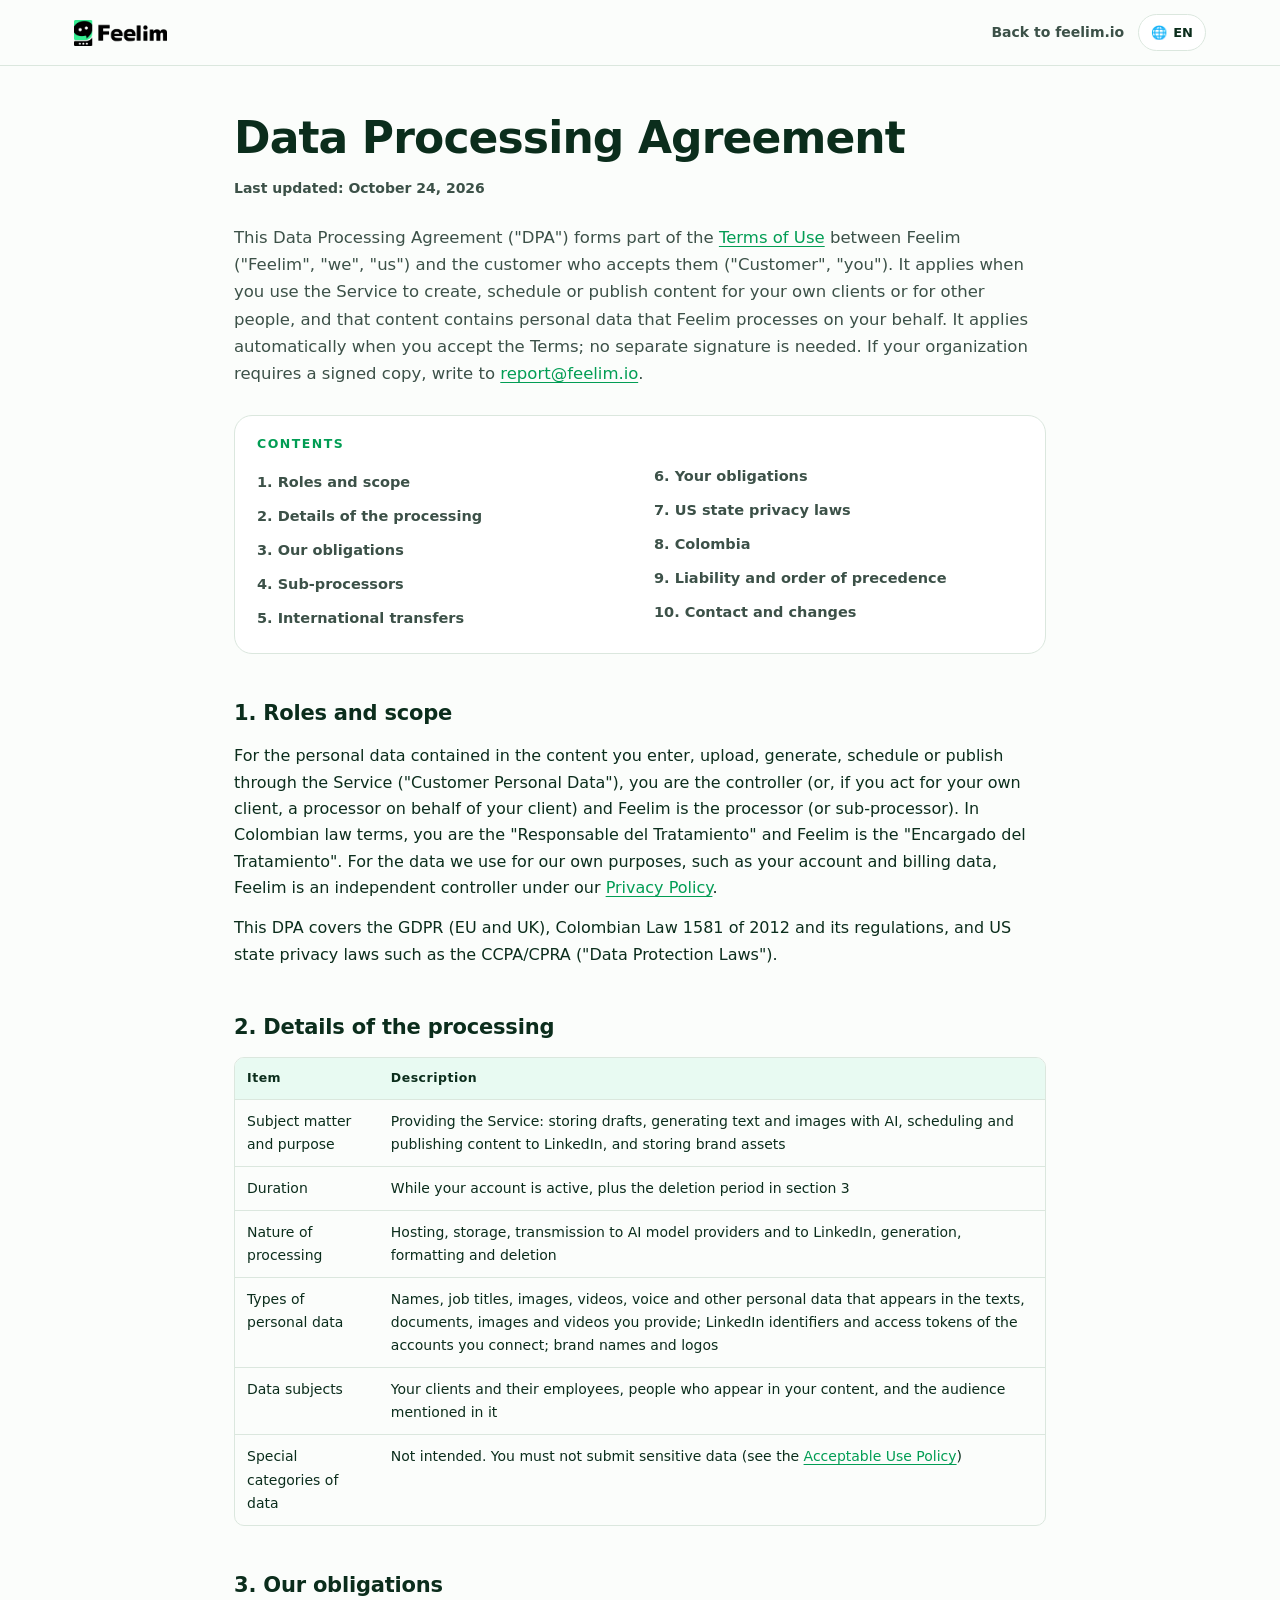
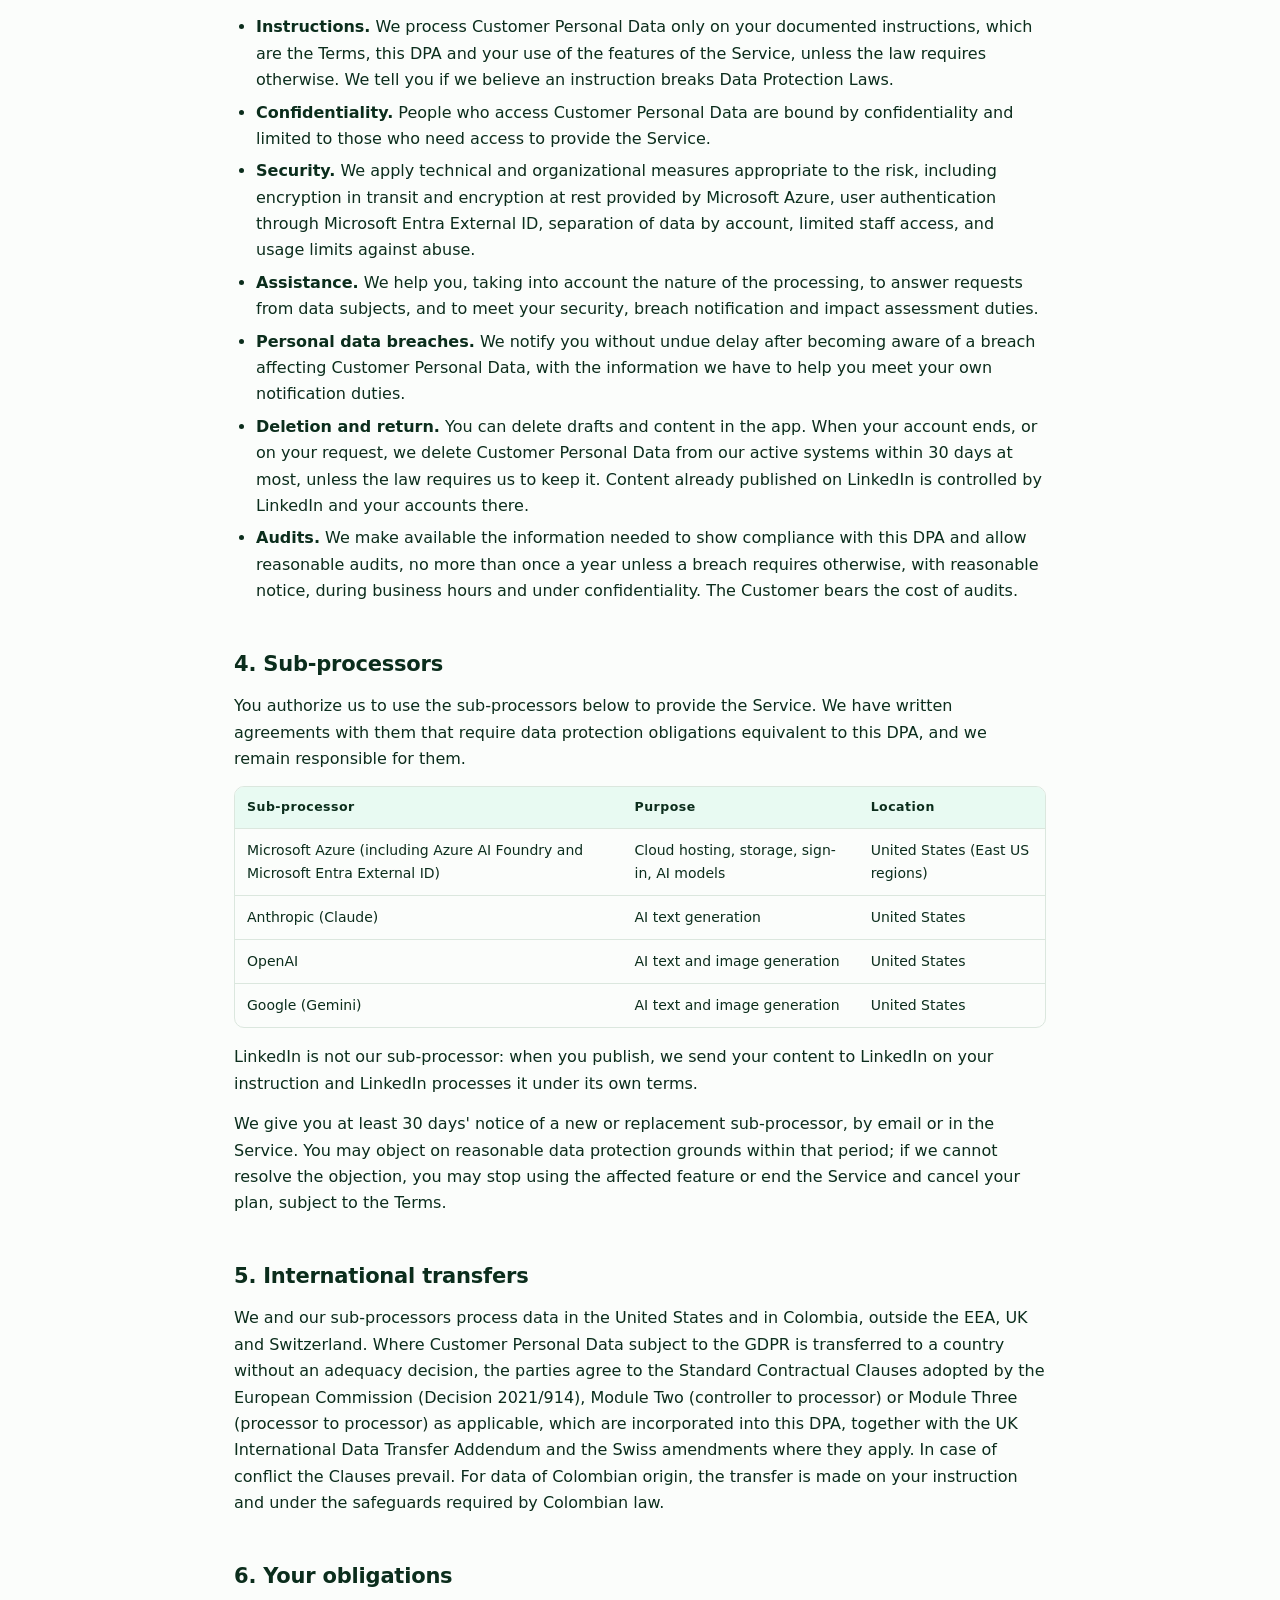
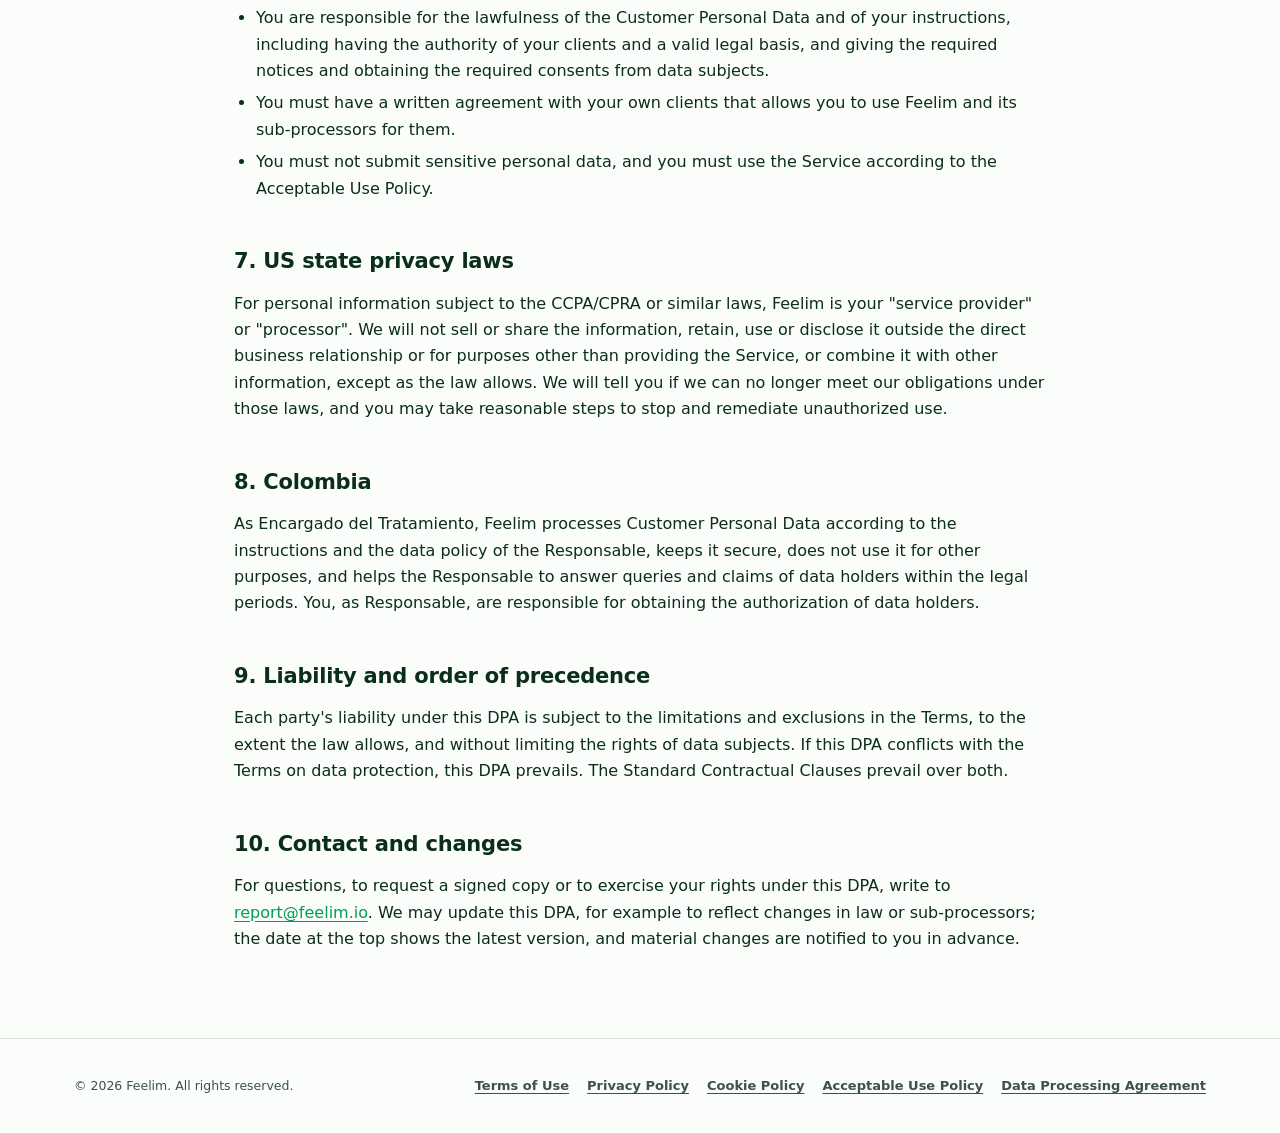
<file: dpa/index.html>
<!DOCTYPE html>
<html lang="en">
<head>
<meta charset="UTF-8">
<meta name="viewport" content="width=device-width, initial-scale=1.0">
<title>Data Processing Agreement – Feelim</title>
<meta name="description" content="How Feelim processes personal data on behalf of agencies and content creators who use it to manage their clients&#x27; content.">
<meta name="robots" content="index,follow">
<link rel="canonical" href="https://feelim.io/dpa/">
<link rel="icon" type="image/png" href="https://feelim.io/favicon.png">
<link rel="stylesheet" href="../legal/legal.css">
</head>
<body>
<header>
  <div class="nav">
    <a class="brand" href="../" aria-label="Feelim">
      <img class="brand-logo-light" src="[data-uri]" alt="Feelim">
      <img class="brand-logo-dark" src="[data-uri]" alt="Feelim">
    </a>
    <div class="nav-right">
      <a class="back" href="../" data-shell="back">Back to feelim.io</a>
      <div class="lang-switch">
        <button class="lang-btn" id="langBtn" type="button" aria-haspopup="true" aria-expanded="false">
          <span aria-hidden="true">🌐</span> <span id="langCurrent">EN</span>
        </button>
        <div class="lang-menu" id="langMenu"><button type="button" data-lang="es">Español <span>ES</span></button><button type="button" data-lang="en">English <span>EN</span></button><button type="button" data-lang="fr">Français <span>FR</span></button><button type="button" data-lang="it">Italiano <span>IT</span></button></div>
      </div>
    </div>
  </div>
</header>
<main><div class="wrap"><article lang="es" data-lang="es" data-title="Acuerdo de tratamiento de datos – Feelim" hidden><h1>Acuerdo de tratamiento de datos</h1><p class="meta">Última actualización: 24 de octubre de 2026</p><div class="intro"><p>Este Acuerdo de tratamiento de datos («ATD») forma parte de los <a href="../terms/">Términos de uso</a> entre Feelim («Feelim», «nosotros») y el cliente que los acepta («Cliente», «tú»). Se aplica cuando usas el Servicio para crear, programar o publicar contenido para tus propios clientes o para otras personas, y ese contenido contiene datos personales que Feelim trata por tu cuenta. Se aplica automáticamente cuando aceptas los Términos; no se necesita una firma aparte. Si tu organización requiere una copia firmada, escribe a <a href="mailto:report@feelim.io">report@feelim.io</a>.</p></div><nav class="toc" aria-label="Contenido"><b>Contenido</b><ol><li><a href="#es-roles">1. Roles y alcance</a></li><li><a href="#es-details">2. Detalles del tratamiento</a></li><li><a href="#es-obligations">3. Nuestras obligaciones</a></li><li><a href="#es-subprocessors">4. Subencargados</a></li><li><a href="#es-transfers">5. Transferencias internacionales</a></li><li><a href="#es-customer">6. Tus obligaciones</a></li><li><a href="#es-us">7. Leyes estatales de privacidad de EE. UU.</a></li><li><a href="#es-colombia">8. Colombia</a></li><li><a href="#es-liability">9. Responsabilidad y orden de prevalencia</a></li><li><a href="#es-contact">10. Contacto y cambios</a></li></ol></nav><section><h2 id="es-roles">1. Roles y alcance</h2>
<p>Respecto de los datos personales contenidos en el contenido que ingresas, subes, generas, programas o publicas a través del Servicio («Datos Personales del Cliente»), tú eres el responsable del tratamiento (o, si actúas para tu propio cliente, un encargado por cuenta de tu cliente) y Feelim es el encargado (o subencargado). En términos de la ley colombiana, tú eres el «Responsable del Tratamiento» y Feelim es el «Encargado del Tratamiento». Respecto de los datos que usamos para nuestros propios fines, como los de tu cuenta y de facturación, Feelim es un responsable independiente según nuestra <a href="../privacy/">Política de privacidad</a>.</p>
<p>Este ATD cubre el GDPR (UE y Reino Unido), la Ley 1581 de 2012 de Colombia y su reglamentación, y las leyes estatales de privacidad de EE. UU. como la CCPA/CPRA («Leyes de Protección de Datos»).</p></section><section><h2 id="es-details">2. Detalles del tratamiento</h2>
<div class="table-wrap"><table>
<thead><tr><th>Elemento</th><th>Descripción</th></tr></thead>
<tbody>
<tr><td>Objeto y finalidad</td><td>Prestar el Servicio: guardar borradores, generar textos e imágenes con IA, programar y publicar contenido en LinkedIn, y guardar los activos de marca</td></tr>
<tr><td>Duración</td><td>Mientras tu cuenta esté activa, más el plazo de eliminación de la sección 3</td></tr>
<tr><td>Naturaleza del tratamiento</td><td>Alojamiento, almacenamiento, transmisión a proveedores de modelos de IA y a LinkedIn, generación, formateo y eliminación</td></tr>
<tr><td>Tipos de datos personales</td><td>Nombres, cargos, imágenes, videos, voz y otros datos personales que aparezcan en los textos, documentos, imágenes y videos que proporcionas; identificadores y tokens de acceso de LinkedIn de las cuentas que conectas; nombres y logotipos de marca</td></tr>
<tr><td>Titulares de los datos</td><td>Tus clientes y sus empleados, las personas que aparecen en tu contenido y la audiencia mencionada en él</td></tr>
<tr><td>Categorías especiales de datos</td><td>No previstas. No debes enviar datos sensibles (consulta la <a href="../acceptable-use/">Política de uso aceptable</a>)</td></tr>
</tbody>
</table></div></section><section><h2 id="es-obligations">3. Nuestras obligaciones</h2>
<ul>
<li><strong>Instrucciones.</strong> Tratamos los Datos Personales del Cliente solo según tus instrucciones documentadas, que son los Términos, este ATD y tu uso de las funciones del Servicio, salvo que la ley exija otra cosa. Te avisamos si creemos que una instrucción infringe las Leyes de Protección de Datos.</li>
<li><strong>Confidencialidad.</strong> Las personas que acceden a los Datos Personales del Cliente están obligadas a la confidencialidad y se limitan a quienes necesitan el acceso para prestar el Servicio.</li>
<li><strong>Seguridad.</strong> Aplicamos medidas técnicas y organizativas adecuadas al riesgo, incluidos el cifrado en tránsito y el cifrado en reposo que ofrece Microsoft Azure, la autenticación de usuarios mediante Microsoft Entra External ID, la separación de los datos por cuenta, el acceso limitado del personal y límites de uso contra el abuso.</li>
<li><strong>Asistencia.</strong> Te ayudamos, teniendo en cuenta la naturaleza del tratamiento, a responder las solicitudes de los titulares de los datos y a cumplir tus deberes de seguridad, de notificación de brechas y de evaluación de impacto.</li>
<li><strong>Brechas de datos personales.</strong> Te notificamos sin demora indebida después de tener conocimiento de una brecha que afecte los Datos Personales del Cliente, con la información de que dispongamos para ayudarte a cumplir tus propios deberes de notificación.</li>
<li><strong>Eliminación y devolución.</strong> Puedes eliminar borradores y contenido en la app. Cuando tu cuenta termina, o a tu solicitud, eliminamos los Datos Personales del Cliente de nuestros sistemas activos en un máximo de 30 días, salvo que la ley nos obligue a conservarlos. El contenido ya publicado en LinkedIn lo controla LinkedIn y tus cuentas allí.</li>
<li><strong>Auditorías.</strong> Ponemos a tu disposición la información necesaria para demostrar el cumplimiento de este ATD y permitimos auditorías razonables, no más de una vez al año salvo que una brecha exija otra cosa, con aviso razonable, en horario laboral y bajo confidencialidad. El Cliente asume el costo de las auditorías.</li>
</ul></section><section><h2 id="es-subprocessors">4. Subencargados</h2>
<p>Nos autorizas a usar los subencargados indicados abajo para prestar el Servicio. Tenemos acuerdos escritos con ellos que exigen obligaciones de protección de datos equivalentes a las de este ATD, y seguimos siendo responsables por ellos.</p>
<div class="table-wrap"><table>
<thead><tr><th>Subencargado</th><th>Finalidad</th><th>Ubicación</th></tr></thead>
<tbody>
<tr><td>Microsoft Azure (incluidos Azure AI Foundry y Microsoft Entra External ID)</td><td>Alojamiento en la nube, almacenamiento, inicio de sesión, modelos de IA</td><td>Estados Unidos (regiones East US)</td></tr>
<tr><td>Anthropic (Claude)</td><td>Generación de texto con IA</td><td>Estados Unidos</td></tr>
<tr><td>OpenAI</td><td>Generación de texto e imágenes con IA</td><td>Estados Unidos</td></tr>
<tr><td>Google (Gemini)</td><td>Generación de texto e imágenes con IA</td><td>Estados Unidos</td></tr>
</tbody>
</table></div>
<p>LinkedIn no es nuestro subencargado: cuando publicas, enviamos tu contenido a LinkedIn por instrucción tuya y LinkedIn lo procesa según sus propios términos.</p>
<p>Te avisamos con al menos 30 días de anticipación de un subencargado nuevo o de reemplazo, por correo o en el Servicio. Puedes oponerte por motivos razonables de protección de datos dentro de ese plazo; si no podemos resolver la objeción, puedes dejar de usar la función afectada o terminar el Servicio y cancelar tu plan, sujeto a los Términos.</p></section><section><h2 id="es-transfers">5. Transferencias internacionales</h2>
<p>Nosotros y nuestros subencargados tratamos datos en Estados Unidos y en Colombia, fuera del EEE, el Reino Unido y Suiza. Cuando los Datos Personales del Cliente sujetos al GDPR se transfieren a un país sin decisión de adecuación, las partes aceptan las Cláusulas Contractuales Tipo adoptadas por la Comisión Europea (Decisión 2021/914), Módulo Dos (de responsable a encargado) o Módulo Tres (de encargado a encargado) según corresponda, que se incorporan a este ATD, junto con el Anexo de Transferencia Internacional de Datos del Reino Unido y las modificaciones suizas cuando apliquen. En caso de conflicto, prevalecen las Cláusulas. Para datos de origen colombiano, la transferencia se hace por instrucción tuya y con las garantías que exige la ley colombiana.</p></section><section><h2 id="es-customer">6. Tus obligaciones</h2>
<ul>
<li>Eres responsable de la licitud de los Datos Personales del Cliente y de tus instrucciones, incluido contar con la autorización de tus clientes y una base legal válida, y dar los avisos requeridos y obtener los consentimientos requeridos de los titulares de los datos.</li>
<li>Debes tener un acuerdo escrito con tus propios clientes que te permita usar Feelim y sus subencargados para ellos.</li>
<li>No debes enviar datos personales sensibles y debes usar el Servicio conforme a la Política de uso aceptable.</li>
</ul></section><section><h2 id="es-us">7. Leyes estatales de privacidad de EE. UU.</h2>
<p>Respecto de la información personal sujeta a la CCPA/CPRA o leyes similares, Feelim es tu «proveedor de servicios» o «encargado». No venderemos ni compartiremos la información, ni la conservaremos, usaremos o divulgaremos fuera de la relación comercial directa o para fines distintos de prestar el Servicio, ni la combinaremos con otra información, salvo lo que la ley permita. Te avisaremos si ya no podemos cumplir nuestras obligaciones bajo esas leyes, y podrás tomar medidas razonables para detener y remediar un uso no autorizado.</p></section><section><h2 id="es-colombia">8. Colombia</h2>
<p>Como Encargado del Tratamiento, Feelim trata los Datos Personales del Cliente según las instrucciones y la política de datos del Responsable, los mantiene seguros, no los usa para otros fines y ayuda al Responsable a atender las consultas y reclamos de los titulares dentro de los plazos legales. Tú, como Responsable, eres responsable de obtener la autorización de los titulares.</p></section><section><h2 id="es-liability">9. Responsabilidad y orden de prevalencia</h2>
<p>La responsabilidad de cada parte bajo este ATD está sujeta a las limitaciones y exclusiones de los Términos, en la medida que la ley lo permita, y sin limitar los derechos de los titulares de los datos. Si este ATD entra en conflicto con los Términos en materia de protección de datos, prevalece este ATD. Las Cláusulas Contractuales Tipo prevalecen sobre ambos.</p></section><section><h2 id="es-contact">10. Contacto y cambios</h2>
<p>Para preguntas, para solicitar una copia firmada o para ejercer tus derechos bajo este ATD, escribe a <a href="mailto:report@feelim.io">report@feelim.io</a>. Podemos actualizar este ATD, por ejemplo para reflejar cambios en la ley o en los subencargados; la fecha de arriba indica la versión más reciente y los cambios importantes se te notifican con antelación.</p></section></article><article lang="en" data-lang="en" data-title="Data Processing Agreement – Feelim"><h1>Data Processing Agreement</h1><p class="meta">Last updated: October 24, 2026</p><div class="intro"><p>This Data Processing Agreement ("DPA") forms part of the <a href="../terms/">Terms of Use</a> between Feelim ("Feelim", "we", "us") and the customer who accepts them ("Customer", "you"). It applies when you use the Service to create, schedule or publish content for your own clients or for other people, and that content contains personal data that Feelim processes on your behalf. It applies automatically when you accept the Terms; no separate signature is needed. If your organization requires a signed copy, write to <a href="mailto:report@feelim.io">report@feelim.io</a>.</p></div><nav class="toc" aria-label="Contents"><b>Contents</b><ol><li><a href="#en-roles">1. Roles and scope</a></li><li><a href="#en-details">2. Details of the processing</a></li><li><a href="#en-obligations">3. Our obligations</a></li><li><a href="#en-subprocessors">4. Sub-processors</a></li><li><a href="#en-transfers">5. International transfers</a></li><li><a href="#en-customer">6. Your obligations</a></li><li><a href="#en-us">7. US state privacy laws</a></li><li><a href="#en-colombia">8. Colombia</a></li><li><a href="#en-liability">9. Liability and order of precedence</a></li><li><a href="#en-contact">10. Contact and changes</a></li></ol></nav><section><h2 id="en-roles">1. Roles and scope</h2>
<p>For the personal data contained in the content you enter, upload, generate, schedule or publish through the Service ("Customer Personal Data"), you are the controller (or, if you act for your own client, a processor on behalf of your client) and Feelim is the processor (or sub-processor). In Colombian law terms, you are the "Responsable del Tratamiento" and Feelim is the "Encargado del Tratamiento". For the data we use for our own purposes, such as your account and billing data, Feelim is an independent controller under our <a href="../privacy/">Privacy Policy</a>.</p>
<p>This DPA covers the GDPR (EU and UK), Colombian Law 1581 of 2012 and its regulations, and US state privacy laws such as the CCPA/CPRA ("Data Protection Laws").</p></section><section><h2 id="en-details">2. Details of the processing</h2>
<div class="table-wrap"><table>
<thead><tr><th>Item</th><th>Description</th></tr></thead>
<tbody>
<tr><td>Subject matter and purpose</td><td>Providing the Service: storing drafts, generating text and images with AI, scheduling and publishing content to LinkedIn, and storing brand assets</td></tr>
<tr><td>Duration</td><td>While your account is active, plus the deletion period in section 3</td></tr>
<tr><td>Nature of processing</td><td>Hosting, storage, transmission to AI model providers and to LinkedIn, generation, formatting and deletion</td></tr>
<tr><td>Types of personal data</td><td>Names, job titles, images, videos, voice and other personal data that appears in the texts, documents, images and videos you provide; LinkedIn identifiers and access tokens of the accounts you connect; brand names and logos</td></tr>
<tr><td>Data subjects</td><td>Your clients and their employees, people who appear in your content, and the audience mentioned in it</td></tr>
<tr><td>Special categories of data</td><td>Not intended. You must not submit sensitive data (see the <a href="../acceptable-use/">Acceptable Use Policy</a>)</td></tr>
</tbody>
</table></div></section><section><h2 id="en-obligations">3. Our obligations</h2>
<ul>
<li><strong>Instructions.</strong> We process Customer Personal Data only on your documented instructions, which are the Terms, this DPA and your use of the features of the Service, unless the law requires otherwise. We tell you if we believe an instruction breaks Data Protection Laws.</li>
<li><strong>Confidentiality.</strong> People who access Customer Personal Data are bound by confidentiality and limited to those who need access to provide the Service.</li>
<li><strong>Security.</strong> We apply technical and organizational measures appropriate to the risk, including encryption in transit and encryption at rest provided by Microsoft Azure, user authentication through Microsoft Entra External ID, separation of data by account, limited staff access, and usage limits against abuse.</li>
<li><strong>Assistance.</strong> We help you, taking into account the nature of the processing, to answer requests from data subjects, and to meet your security, breach notification and impact assessment duties.</li>
<li><strong>Personal data breaches.</strong> We notify you without undue delay after becoming aware of a breach affecting Customer Personal Data, with the information we have to help you meet your own notification duties.</li>
<li><strong>Deletion and return.</strong> You can delete drafts and content in the app. When your account ends, or on your request, we delete Customer Personal Data from our active systems within 30 days at most, unless the law requires us to keep it. Content already published on LinkedIn is controlled by LinkedIn and your accounts there.</li>
<li><strong>Audits.</strong> We make available the information needed to show compliance with this DPA and allow reasonable audits, no more than once a year unless a breach requires otherwise, with reasonable notice, during business hours and under confidentiality. The Customer bears the cost of audits.</li>
</ul></section><section><h2 id="en-subprocessors">4. Sub-processors</h2>
<p>You authorize us to use the sub-processors below to provide the Service. We have written agreements with them that require data protection obligations equivalent to this DPA, and we remain responsible for them.</p>
<div class="table-wrap"><table>
<thead><tr><th>Sub-processor</th><th>Purpose</th><th>Location</th></tr></thead>
<tbody>
<tr><td>Microsoft Azure (including Azure AI Foundry and Microsoft Entra External ID)</td><td>Cloud hosting, storage, sign-in, AI models</td><td>United States (East US regions)</td></tr>
<tr><td>Anthropic (Claude)</td><td>AI text generation</td><td>United States</td></tr>
<tr><td>OpenAI</td><td>AI text and image generation</td><td>United States</td></tr>
<tr><td>Google (Gemini)</td><td>AI text and image generation</td><td>United States</td></tr>
</tbody>
</table></div>
<p>LinkedIn is not our sub-processor: when you publish, we send your content to LinkedIn on your instruction and LinkedIn processes it under its own terms.</p>
<p>We give you at least 30 days' notice of a new or replacement sub-processor, by email or in the Service. You may object on reasonable data protection grounds within that period; if we cannot resolve the objection, you may stop using the affected feature or end the Service and cancel your plan, subject to the Terms.</p></section><section><h2 id="en-transfers">5. International transfers</h2>
<p>We and our sub-processors process data in the United States and in Colombia, outside the EEA, UK and Switzerland. Where Customer Personal Data subject to the GDPR is transferred to a country without an adequacy decision, the parties agree to the Standard Contractual Clauses adopted by the European Commission (Decision 2021/914), Module Two (controller to processor) or Module Three (processor to processor) as applicable, which are incorporated into this DPA, together with the UK International Data Transfer Addendum and the Swiss amendments where they apply. In case of conflict the Clauses prevail. For data of Colombian origin, the transfer is made on your instruction and under the safeguards required by Colombian law.</p></section><section><h2 id="en-customer">6. Your obligations</h2>
<ul>
<li>You are responsible for the lawfulness of the Customer Personal Data and of your instructions, including having the authority of your clients and a valid legal basis, and giving the required notices and obtaining the required consents from data subjects.</li>
<li>You must have a written agreement with your own clients that allows you to use Feelim and its sub-processors for them.</li>
<li>You must not submit sensitive personal data, and you must use the Service according to the Acceptable Use Policy.</li>
</ul></section><section><h2 id="en-us">7. US state privacy laws</h2>
<p>For personal information subject to the CCPA/CPRA or similar laws, Feelim is your "service provider" or "processor". We will not sell or share the information, retain, use or disclose it outside the direct business relationship or for purposes other than providing the Service, or combine it with other information, except as the law allows. We will tell you if we can no longer meet our obligations under those laws, and you may take reasonable steps to stop and remediate unauthorized use.</p></section><section><h2 id="en-colombia">8. Colombia</h2>
<p>As Encargado del Tratamiento, Feelim processes Customer Personal Data according to the instructions and the data policy of the Responsable, keeps it secure, does not use it for other purposes, and helps the Responsable to answer queries and claims of data holders within the legal periods. You, as Responsable, are responsible for obtaining the authorization of data holders.</p></section><section><h2 id="en-liability">9. Liability and order of precedence</h2>
<p>Each party's liability under this DPA is subject to the limitations and exclusions in the Terms, to the extent the law allows, and without limiting the rights of data subjects. If this DPA conflicts with the Terms on data protection, this DPA prevails. The Standard Contractual Clauses prevail over both.</p></section><section><h2 id="en-contact">10. Contact and changes</h2>
<p>For questions, to request a signed copy or to exercise your rights under this DPA, write to <a href="mailto:report@feelim.io">report@feelim.io</a>. We may update this DPA, for example to reflect changes in law or sub-processors; the date at the top shows the latest version, and material changes are notified to you in advance.</p></section></article><article lang="fr" data-lang="fr" data-title="Accord de traitement des données – Feelim" hidden><h1>Accord de traitement des données</h1><p class="meta">Dernière mise à jour: 24 octobre 2026</p><div class="intro"><p>Cet Accord de traitement des données (« ATD ») fait partie des <a href="../terms/">Conditions d'utilisation</a> entre Feelim (« Feelim », « nous ») et le client qui les accepte (« Client », « vous »). Il s'applique lorsque vous utilisez le Service pour créer, programmer ou publier du contenu pour vos propres clients ou pour d'autres personnes, et que ce contenu contient des données personnelles que Feelim traite pour votre compte. Il s'applique automatiquement lorsque vous acceptez les Conditions ; aucune signature distincte n'est nécessaire. Si votre organisation exige un exemplaire signé, écrivez à <a href="mailto:report@feelim.io">report@feelim.io</a>.</p></div><nav class="toc" aria-label="Sommaire"><b>Sommaire</b><ol><li><a href="#fr-roles">1. Rôles et périmètre</a></li><li><a href="#fr-details">2. Détails du traitement</a></li><li><a href="#fr-obligations">3. Nos obligations</a></li><li><a href="#fr-subprocessors">4. Sous-traitants ultérieurs</a></li><li><a href="#fr-transfers">5. Transferts internationaux</a></li><li><a href="#fr-customer">6. Vos obligations</a></li><li><a href="#fr-us">7. Lois des États américains sur la vie privée</a></li><li><a href="#fr-colombia">8. Colombie</a></li><li><a href="#fr-liability">9. Responsabilité et ordre de priorité</a></li><li><a href="#fr-contact">10. Contact et modifications</a></li></ol></nav><section><h2 id="fr-roles">1. Rôles et périmètre</h2>
<p>Pour les données personnelles contenues dans le contenu que vous saisissez, téléversez, générez, programmez ou publiez via le Service (« Données personnelles du Client »), vous êtes le responsable du traitement (ou, si vous agissez pour votre propre client, un sous-traitant pour le compte de votre client) et Feelim est le sous-traitant (ou sous-traitant ultérieur). En droit colombien, vous êtes le « Responsable del Tratamiento » et Feelim est l'« Encargado del Tratamiento ». Pour les données que nous utilisons à nos propres fins, comme celles de votre compte et de facturation, Feelim est un responsable du traitement indépendant au titre de notre <a href="../privacy/">Politique de confidentialité</a>.</p>
<p>Cet ATD couvre le RGPD (UE et Royaume-Uni), la loi colombienne 1581 de 2012 et ses règlements, et les lois des États américains sur la vie privée telles que le CCPA/CPRA (« Lois sur la protection des données »).</p></section><section><h2 id="fr-details">2. Détails du traitement</h2>
<div class="table-wrap"><table>
<thead><tr><th>Élément</th><th>Description</th></tr></thead>
<tbody>
<tr><td>Objet et finalité</td><td>Fournir le Service : conserver les brouillons, générer des textes et des images avec l'IA, programmer et publier du contenu sur LinkedIn, et conserver les éléments de marque</td></tr>
<tr><td>Durée</td><td>Tant que votre compte est actif, plus le délai de suppression de la section 3</td></tr>
<tr><td>Nature du traitement</td><td>Hébergement, stockage, transmission aux fournisseurs de modèles d'IA et à LinkedIn, génération, mise en forme et suppression</td></tr>
<tr><td>Types de données personnelles</td><td>Noms, fonctions, images, vidéos, voix et autres données personnelles figurant dans les textes, documents, images et vidéos que vous fournissez ; identifiants LinkedIn et jetons d'accès des comptes que vous connectez ; noms et logos de marque</td></tr>
<tr><td>Personnes concernées</td><td>Vos clients et leurs employés, les personnes apparaissant dans votre contenu et l'audience qui y est mentionnée</td></tr>
<tr><td>Catégories particulières de données</td><td>Non prévues. Vous ne devez pas envoyer de données sensibles (voir la <a href="../acceptable-use/">Politique d'utilisation acceptable</a>)</td></tr>
</tbody>
</table></div></section><section><h2 id="fr-obligations">3. Nos obligations</h2>
<ul>
<li><strong>Instructions.</strong> Nous traitons les Données personnelles du Client uniquement sur vos instructions documentées, qui sont les Conditions, cet ATD et votre utilisation des fonctionnalités du Service, sauf si la loi exige autre chose. Nous vous informons si nous estimons qu'une instruction enfreint les Lois sur la protection des données.</li>
<li><strong>Confidentialité.</strong> Les personnes qui accèdent aux Données personnelles du Client sont tenues à la confidentialité et limitées à celles qui ont besoin de cet accès pour fournir le Service.</li>
<li><strong>Sécurité.</strong> Nous appliquons des mesures techniques et organisationnelles adaptées au risque, notamment le chiffrement en transit et le chiffrement au repos fournis par Microsoft Azure, l'authentification des utilisateurs via Microsoft Entra External ID, la séparation des données par compte, l'accès limité du personnel et des limites d'utilisation contre les abus.</li>
<li><strong>Assistance.</strong> Nous vous aidons, compte tenu de la nature du traitement, à répondre aux demandes des personnes concernées et à respecter vos obligations de sécurité, de notification des violations et d'analyse d'impact.</li>
<li><strong>Violations de données personnelles.</strong> Nous vous notifions dans les meilleurs délais après avoir pris connaissance d'une violation affectant les Données personnelles du Client, avec les informations dont nous disposons pour vous aider à respecter vos propres obligations de notification.</li>
<li><strong>Suppression et restitution.</strong> Vous pouvez supprimer les brouillons et le contenu dans l'application. À la fin de votre compte, ou à votre demande, nous supprimons les Données personnelles du Client de nos systèmes actifs dans un délai maximal de 30 jours, sauf si la loi nous oblige à les conserver. Le contenu déjà publié sur LinkedIn est contrôlé par LinkedIn et vos comptes qui s'y trouvent.</li>
<li><strong>Audits.</strong> Nous mettons à disposition les informations nécessaires pour démontrer le respect de cet ATD et autorisons des audits raisonnables, au plus une fois par an sauf si une violation exige autre chose, avec un préavis raisonnable, pendant les heures ouvrables et sous confidentialité. Le Client supporte le coût des audits.</li>
</ul></section><section><h2 id="fr-subprocessors">4. Sous-traitants ultérieurs</h2>
<p>Vous nous autorisez à recourir aux sous-traitants ultérieurs ci-dessous pour fournir le Service. Nous avons conclu avec eux des accords écrits qui exigent des obligations de protection des données équivalentes à celles de cet ATD, et nous restons responsables d'eux.</p>
<div class="table-wrap"><table>
<thead><tr><th>Sous-traitant ultérieur</th><th>Finalité</th><th>Localisation</th></tr></thead>
<tbody>
<tr><td>Microsoft Azure (y compris Azure AI Foundry et Microsoft Entra External ID)</td><td>Hébergement cloud, stockage, connexion, modèles d'IA</td><td>États-Unis (régions East US)</td></tr>
<tr><td>Anthropic (Claude)</td><td>Génération de texte par l'IA</td><td>États-Unis</td></tr>
<tr><td>OpenAI</td><td>Génération de texte et d'images par l'IA</td><td>États-Unis</td></tr>
<tr><td>Google (Gemini)</td><td>Génération de texte et d'images par l'IA</td><td>États-Unis</td></tr>
</tbody>
</table></div>
<p>LinkedIn n'est pas notre sous-traitant ultérieur : lorsque vous publiez, nous envoyons votre contenu à LinkedIn sur votre instruction et LinkedIn le traite selon ses propres conditions.</p>
<p>Nous vous informons au moins 30 jours à l'avance de tout nouveau sous-traitant ultérieur ou de tout remplacement, par e-mail ou dans le Service. Vous pouvez vous y opposer pour des motifs raisonnables de protection des données dans ce délai ; si nous ne pouvons pas résoudre l'objection, vous pouvez cesser d'utiliser la fonctionnalité concernée ou mettre fin au Service et résilier votre formule, sous réserve des Conditions.</p></section><section><h2 id="fr-transfers">5. Transferts internationaux</h2>
<p>Nous et nos sous-traitants ultérieurs traitons des données aux États-Unis et en Colombie, en dehors de l'EEE, du Royaume-Uni et de la Suisse. Lorsque des Données personnelles du Client soumises au RGPD sont transférées vers un pays ne bénéficiant pas d'une décision d'adéquation, les parties conviennent des clauses contractuelles types adoptées par la Commission européenne (décision 2021/914), Module Deux (de responsable du traitement à sous-traitant) ou Module Trois (de sous-traitant à sous-traitant) selon le cas, qui sont incorporées à cet ATD, ainsi que de l'addendum britannique sur les transferts internationaux de données et des modifications suisses lorsqu'ils s'appliquent. En cas de conflit, les clauses prévalent. Pour les données d'origine colombienne, le transfert est effectué sur votre instruction et avec les garanties exigées par le droit colombien.</p></section><section><h2 id="fr-customer">6. Vos obligations</h2>
<ul>
<li>Vous êtes responsable de la licéité des Données personnelles du Client et de vos instructions, notamment de disposer de l'autorisation de vos clients et d'une base légale valable, de fournir les informations requises et d'obtenir les consentements requis des personnes concernées.</li>
<li>Vous devez disposer d'un accord écrit avec vos propres clients vous permettant d'utiliser Feelim et ses sous-traitants ultérieurs pour eux.</li>
<li>Vous ne devez pas envoyer de données personnelles sensibles et devez utiliser le Service conformément à la Politique d'utilisation acceptable.</li>
</ul></section><section><h2 id="fr-us">7. Lois des États américains sur la vie privée</h2>
<p>Pour les informations personnelles soumises au CCPA/CPRA ou à des lois similaires, Feelim est votre « prestataire de services » ou « sous-traitant ». Nous ne vendrons ni ne partagerons ces informations, ne les conserverons, n'utiliserons ni ne divulguerons en dehors de la relation commerciale directe ou à des fins autres que la fourniture du Service, et ne les combinerons pas avec d'autres informations, sauf dans la mesure permise par la loi. Nous vous informerons si nous ne pouvons plus respecter nos obligations au titre de ces lois, et vous pourrez prendre des mesures raisonnables pour faire cesser et corriger une utilisation non autorisée.</p></section><section><h2 id="fr-colombia">8. Colombie</h2>
<p>En tant qu'Encargado del Tratamiento, Feelim traite les Données personnelles du Client selon les instructions et la politique de données du Responsable, les maintient en sécurité, ne les utilise pas à d'autres fins et aide le Responsable à répondre aux demandes et réclamations des titulaires des données dans les délais légaux. Vous, en tant que Responsable, êtes chargé d'obtenir l'autorisation des titulaires des données.</p></section><section><h2 id="fr-liability">9. Responsabilité et ordre de priorité</h2>
<p>La responsabilité de chaque partie au titre de cet ATD est soumise aux limitations et exclusions des Conditions, dans la mesure permise par la loi, et sans limiter les droits des personnes concernées. En cas de conflit entre cet ATD et les Conditions en matière de protection des données, cet ATD prévaut. Les clauses contractuelles types prévalent sur les deux.</p></section><section><h2 id="fr-contact">10. Contact et modifications</h2>
<p>Pour toute question, pour demander un exemplaire signé ou pour exercer vos droits au titre de cet ATD, écrivez à <a href="mailto:report@feelim.io">report@feelim.io</a>. Nous pouvons mettre à jour cet ATD, par exemple pour tenir compte de changements de loi ou de sous-traitants ultérieurs ; la date en haut de la page indique la version la plus récente, et les changements importants vous sont notifiés à l'avance.</p></section></article><article lang="it" data-lang="it" data-title="Accordo sul trattamento dei dati – Feelim" hidden><h1>Accordo sul trattamento dei dati</h1><p class="meta">Ultimo aggiornamento: 24 ottobre 2026</p><div class="intro"><p>Il presente Accordo sul trattamento dei dati («ATD») fa parte dei <a href="../terms/">Termini di utilizzo</a> tra Feelim («Feelim», «noi») e il cliente che li accetta («Cliente», «tu»). Si applica quando usi il Servizio per creare, programmare o pubblicare contenuti per i tuoi clienti o per altre persone, e tali contenuti contengono dati personali che Feelim tratta per tuo conto. Si applica automaticamente quando accetti i Termini; non è necessaria una firma separata. Se la tua organizzazione richiede una copia firmata, scrivi a <a href="mailto:report@feelim.io">report@feelim.io</a>.</p></div><nav class="toc" aria-label="Indice"><b>Indice</b><ol><li><a href="#it-roles">1. Ruoli e ambito</a></li><li><a href="#it-details">2. Dettagli del trattamento</a></li><li><a href="#it-obligations">3. I nostri obblighi</a></li><li><a href="#it-subprocessors">4. Sub-responsabili</a></li><li><a href="#it-transfers">5. Trasferimenti internazionali</a></li><li><a href="#it-customer">6. I tuoi obblighi</a></li><li><a href="#it-us">7. Leggi statali USA sulla privacy</a></li><li><a href="#it-colombia">8. Colombia</a></li><li><a href="#it-liability">9. Responsabilità e ordine di prevalenza</a></li><li><a href="#it-contact">10. Contatti e modifiche</a></li></ol></nav><section><h2 id="it-roles">1. Ruoli e ambito</h2>
<p>Per i dati personali contenuti nei contenuti che inserisci, carichi, generi, programmi o pubblichi tramite il Servizio («Dati personali del Cliente»), tu sei il titolare del trattamento (o, se agisci per un tuo cliente, un responsabile del trattamento per conto del tuo cliente) e Feelim è il responsabile del trattamento (o sub-responsabile). Nei termini del diritto colombiano, tu sei il «Responsable del Tratamiento» e Feelim è l'«Encargado del Tratamiento». Per i dati che utilizziamo per le nostre finalità, come quelli del tuo account e di fatturazione, Feelim è un titolare del trattamento autonomo ai sensi della nostra <a href="../privacy/">Informativa sulla privacy</a>.</p>
<p>Il presente ATD riguarda il GDPR (UE e Regno Unito), la legge colombiana 1581 del 2012 e i relativi regolamenti, e le leggi statali USA sulla privacy come il CCPA/CPRA («Leggi sulla protezione dei dati»).</p></section><section><h2 id="it-details">2. Dettagli del trattamento</h2>
<div class="table-wrap"><table>
<thead><tr><th>Elemento</th><th>Descrizione</th></tr></thead>
<tbody>
<tr><td>Oggetto e finalità</td><td>Fornire il Servizio: conservare bozze, generare testi e immagini con l'IA, programmare e pubblicare contenuti su LinkedIn e conservare le risorse del marchio</td></tr>
<tr><td>Durata</td><td>Finché il tuo account è attivo, più il termine di eliminazione di cui alla sezione 3</td></tr>
<tr><td>Natura del trattamento</td><td>Hosting, archiviazione, trasmissione ai fornitori di modelli di IA e a LinkedIn, generazione, formattazione ed eliminazione</td></tr>
<tr><td>Tipi di dati personali</td><td>Nomi, qualifiche, immagini, video, voce e altri dati personali presenti nei testi, documenti, immagini e video che fornisci; identificativi LinkedIn e token di accesso degli account che colleghi; nomi e loghi del marchio</td></tr>
<tr><td>Interessati</td><td>I tuoi clienti e i loro dipendenti, le persone che compaiono nei tuoi contenuti e il pubblico in essi menzionato</td></tr>
<tr><td>Categorie particolari di dati</td><td>Non previste. Non devi inviare dati sensibili (vedi la <a href="../acceptable-use/">Politica di utilizzo accettabile</a>)</td></tr>
</tbody>
</table></div></section><section><h2 id="it-obligations">3. I nostri obblighi</h2>
<ul>
<li><strong>Istruzioni.</strong> Trattiamo i Dati personali del Cliente solo secondo le tue istruzioni documentate, che sono i Termini, il presente ATD e il tuo uso delle funzioni del Servizio, salvo che la legge richieda diversamente. Ti informiamo se riteniamo che un'istruzione violi le Leggi sulla protezione dei dati.</li>
<li><strong>Riservatezza.</strong> Le persone che accedono ai Dati personali del Cliente sono vincolate alla riservatezza e limitate a chi ha bisogno dell'accesso per fornire il Servizio.</li>
<li><strong>Sicurezza.</strong> Applichiamo misure tecniche e organizzative adeguate al rischio, tra cui la cifratura in transito e la cifratura a riposo fornite da Microsoft Azure, l'autenticazione degli utenti tramite Microsoft Entra External ID, la separazione dei dati per account, l'accesso limitato del personale e limiti di utilizzo contro gli abusi.</li>
<li><strong>Assistenza.</strong> Ti aiutiamo, tenendo conto della natura del trattamento, a rispondere alle richieste degli interessati e ad adempiere ai tuoi obblighi di sicurezza, di notifica delle violazioni e di valutazione d'impatto.</li>
<li><strong>Violazioni dei dati personali.</strong> Ti informiamo senza ingiustificato ritardo dopo essere venuti a conoscenza di una violazione che riguardi i Dati personali del Cliente, con le informazioni di cui disponiamo per aiutarti ad adempiere ai tuoi obblighi di notifica.</li>
<li><strong>Eliminazione e restituzione.</strong> Puoi eliminare bozze e contenuti nell'app. Quando il tuo account termina, o su tua richiesta, eliminiamo i Dati personali del Cliente dai nostri sistemi attivi entro un massimo di 30 giorni, salvo che la legge ci obblighi a conservarli. I contenuti già pubblicati su LinkedIn sono controllati da LinkedIn e dai tuoi account lì presenti.</li>
<li><strong>Audit.</strong> Mettiamo a disposizione le informazioni necessarie per dimostrare la conformità al presente ATD e consentiamo audit ragionevoli, non più di una volta all'anno salvo che una violazione richieda diversamente, con ragionevole preavviso, in orario lavorativo e con vincolo di riservatezza. Il Cliente sostiene i costi degli audit.</li>
</ul></section><section><h2 id="it-subprocessors">4. Sub-responsabili</h2>
<p>Ci autorizzi a utilizzare i sub-responsabili indicati di seguito per fornire il Servizio. Abbiamo con loro accordi scritti che richiedono obblighi di protezione dei dati equivalenti a quelli del presente ATD e restiamo responsabili per essi.</p>
<div class="table-wrap"><table>
<thead><tr><th>Sub-responsabile</th><th>Finalità</th><th>Ubicazione</th></tr></thead>
<tbody>
<tr><td>Microsoft Azure (inclusi Azure AI Foundry e Microsoft Entra External ID)</td><td>Hosting cloud, archiviazione, accesso, modelli di IA</td><td>Stati Uniti (regioni East US)</td></tr>
<tr><td>Anthropic (Claude)</td><td>Generazione di testo con IA</td><td>Stati Uniti</td></tr>
<tr><td>OpenAI</td><td>Generazione di testo e immagini con IA</td><td>Stati Uniti</td></tr>
<tr><td>Google (Gemini)</td><td>Generazione di testo e immagini con IA</td><td>Stati Uniti</td></tr>
</tbody>
</table></div>
<p>LinkedIn non è un nostro sub-responsabile: quando pubblichi, inviamo i tuoi contenuti a LinkedIn su tua istruzione e LinkedIn li tratta secondo i propri termini.</p>
<p>Ti diamo un preavviso di almeno 30 giorni per un sub-responsabile nuovo o sostitutivo, via e-mail o nel Servizio. Puoi opporti per ragionevoli motivi di protezione dei dati entro tale termine; se non riusciamo a risolvere l'obiezione, puoi smettere di usare la funzione interessata o terminare il Servizio e annullare il tuo piano, ferme restando i Termini.</p></section><section><h2 id="it-transfers">5. Trasferimenti internazionali</h2>
<p>Noi e i nostri sub-responsabili trattiamo dati negli Stati Uniti e in Colombia, al di fuori del SEE, del Regno Unito e della Svizzera. Quando i Dati personali del Cliente soggetti al GDPR vengono trasferiti verso un paese privo di decisione di adeguatezza, le parti concordano le clausole contrattuali tipo adottate dalla Commissione europea (decisione 2021/914), Modulo Due (da titolare a responsabile) o Modulo Tre (da responsabile a responsabile) a seconda dei casi, che sono incorporate nel presente ATD, insieme all'addendum del Regno Unito sul trasferimento internazionale dei dati e alle modifiche svizzere ove applicabili. In caso di conflitto prevalgono le clausole. Per i dati di origine colombiana, il trasferimento avviene su tua istruzione e con le garanzie richieste dalla legge colombiana.</p></section><section><h2 id="it-customer">6. I tuoi obblighi</h2>
<ul>
<li>Sei responsabile della liceità dei Dati personali del Cliente e delle tue istruzioni, compreso avere l'autorizzazione dei tuoi clienti e una base giuridica valida, fornire le informative richieste e ottenere i consensi richiesti dagli interessati.</li>
<li>Devi avere un accordo scritto con i tuoi clienti che ti consenta di usare Feelim e i suoi sub-responsabili per loro.</li>
<li>Non devi inviare dati personali sensibili e devi usare il Servizio secondo la Politica di utilizzo accettabile.</li>
</ul></section><section><h2 id="it-us">7. Leggi statali USA sulla privacy</h2>
<p>Per le informazioni personali soggette al CCPA/CPRA o a leggi simili, Feelim è il tuo «fornitore di servizi» o «responsabile del trattamento». Non venderemo né condivideremo le informazioni, né le conserveremo, useremo o divulgheremo al di fuori del rapporto commerciale diretto o per finalità diverse dalla fornitura del Servizio, né le combineremo con altre informazioni, salvo quanto consentito dalla legge. Ti informeremo se non siamo più in grado di adempiere ai nostri obblighi ai sensi di tali leggi e potrai adottare misure ragionevoli per far cessare e rimediare a un uso non autorizzato.</p></section><section><h2 id="it-colombia">8. Colombia</h2>
<p>In qualità di Encargado del Tratamiento, Feelim tratta i Dati personali del Cliente secondo le istruzioni e la politica dei dati del Responsable, li mantiene al sicuro, non li usa per altre finalità e aiuta il Responsable a rispondere a richieste e reclami dei titolari dei dati entro i termini di legge. Tu, in qualità di Responsable, sei responsabile di ottenere l'autorizzazione dei titolari dei dati.</p></section><section><h2 id="it-liability">9. Responsabilità e ordine di prevalenza</h2>
<p>La responsabilità di ciascuna parte ai sensi del presente ATD è soggetta alle limitazioni ed esclusioni dei Termini, nella misura consentita dalla legge, e senza limitare i diritti degli interessati. Se il presente ATD è in conflitto con i Termini in materia di protezione dei dati, prevale il presente ATD. Le clausole contrattuali tipo prevalgono su entrambi.</p></section><section><h2 id="it-contact">10. Contatti e modifiche</h2>
<p>Per domande, per richiedere una copia firmata o per esercitare i tuoi diritti ai sensi del presente ATD, scrivi a <a href="mailto:report@feelim.io">report@feelim.io</a>. Possiamo aggiornare il presente ATD, ad esempio per riflettere modifiche di legge o dei sub-responsabili; la data in alto indica la versione più recente e le modifiche rilevanti ti vengono notificate in anticipo.</p></section></article></div></main>
<footer>
  <div class="foot-row">
    <small data-shell="rights">© 2026 Feelim. All rights reserved.</small>
    <div class="foot-links"><a href="../terms/" data-shell="terms">Terms of Use</a><a href="../privacy/" data-shell="privacy">Privacy Policy</a><a href="../cookies/" data-shell="cookies">Cookie Policy</a><a href="../acceptable-use/" data-shell="acceptable-use">Acceptable Use Policy</a><a href="../dpa/" data-shell="dpa">Data Processing Agreement</a></div>
  </div>
</footer>
<script type="application/json" id="shell-strings">{"es": {"back": "Volver a feelim.io", "updated": "Última actualización", "contents": "Contenido", "terms": "Términos de uso", "privacy": "Política de privacidad", "cookies": "Política de cookies", "acceptable-use": "Uso aceptable", "dpa": "Acuerdo de tratamiento de datos", "rights": "© 2026 Feelim. Todos los derechos reservados."}, "en": {"back": "Back to feelim.io", "updated": "Last updated", "contents": "Contents", "terms": "Terms of Use", "privacy": "Privacy Policy", "cookies": "Cookie Policy", "acceptable-use": "Acceptable Use Policy", "dpa": "Data Processing Agreement", "rights": "© 2026 Feelim. All rights reserved."}, "fr": {"back": "Retour à feelim.io", "updated": "Dernière mise à jour", "contents": "Sommaire", "terms": "Conditions d'utilisation", "privacy": "Politique de confidentialité", "cookies": "Politique relative aux cookies", "acceptable-use": "Utilisation acceptable", "dpa": "Accord de traitement des données", "rights": "© 2026 Feelim. Tous droits réservés."}, "it": {"back": "Torna a feelim.io", "updated": "Ultimo aggiornamento", "contents": "Indice", "terms": "Termini di utilizzo", "privacy": "Informativa sulla privacy", "cookies": "Informativa sui cookie", "acceptable-use": "Utilizzo accettabile", "dpa": "Accordo sul trattamento dei dati", "rights": "© 2026 Feelim. Tutti i diritti riservati."}}</script>
<script src="../legal/legal.js"></script>
</body>
</html>
</file>
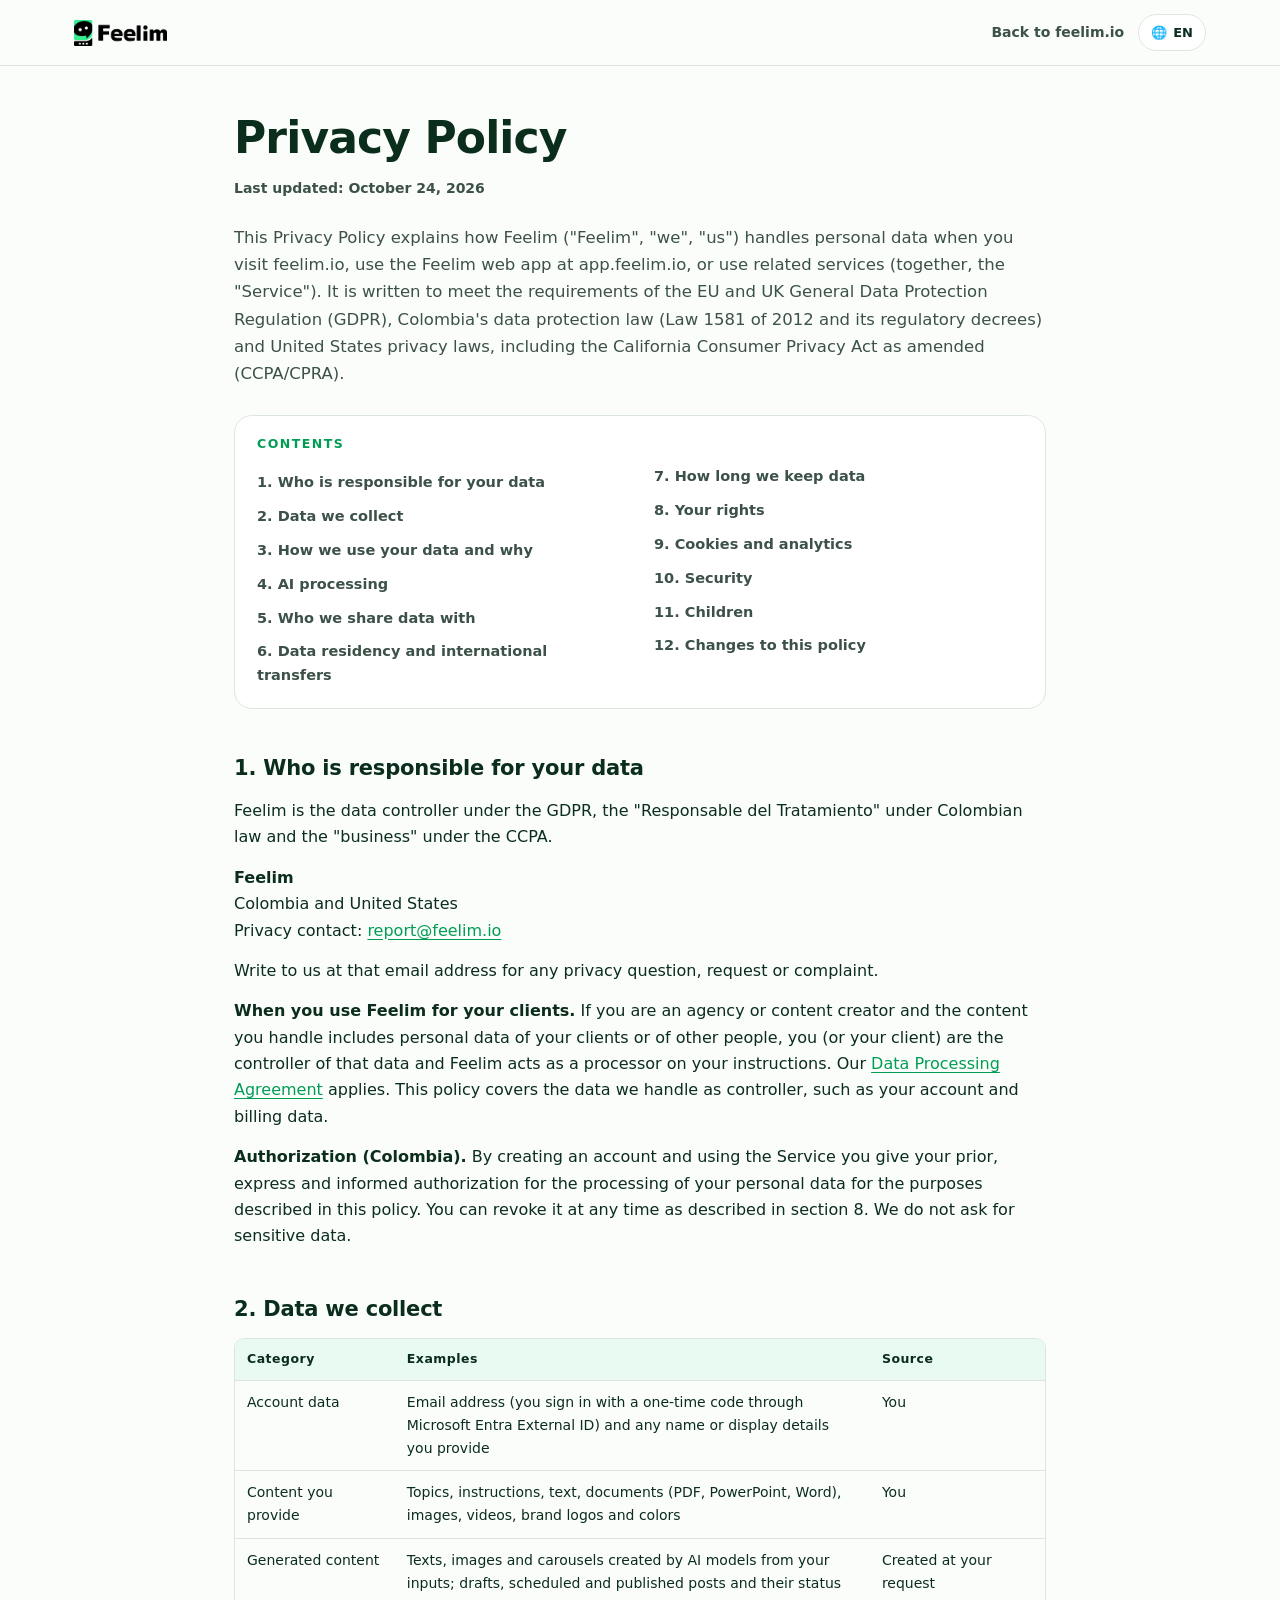
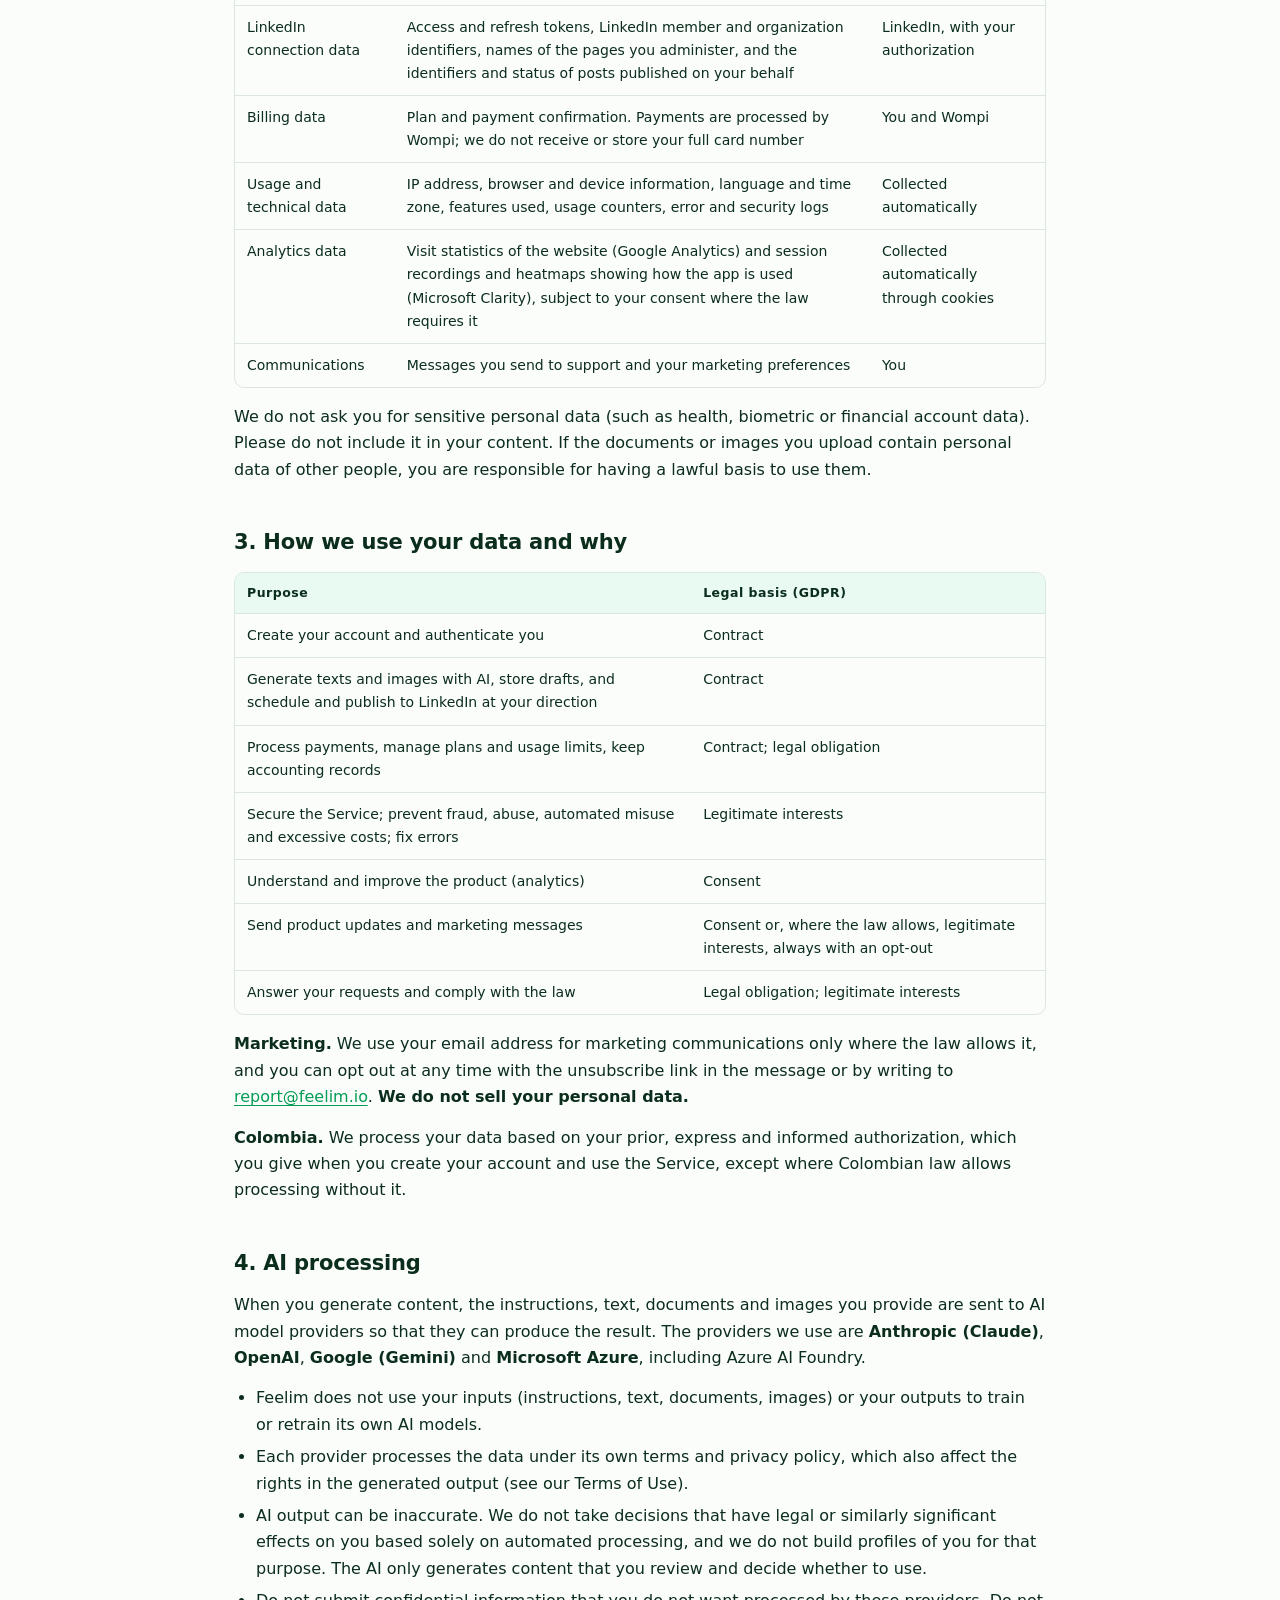
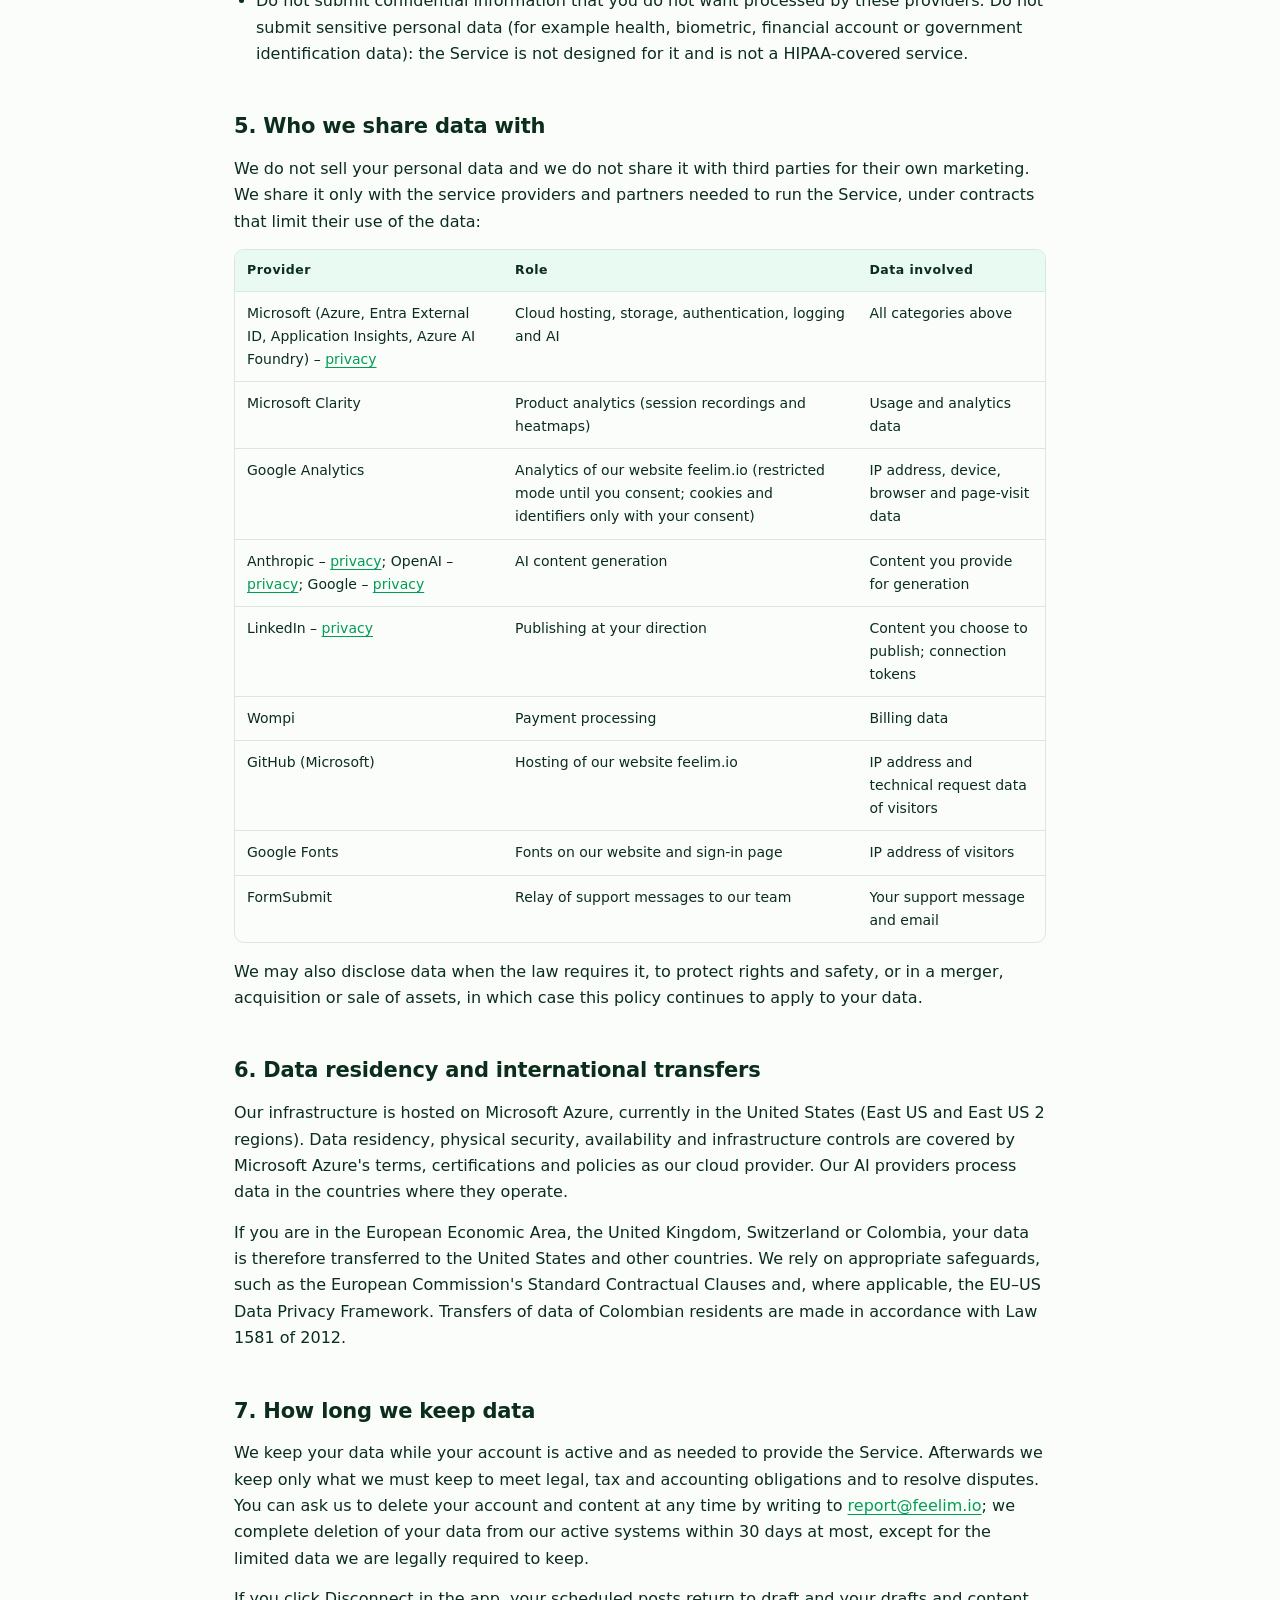
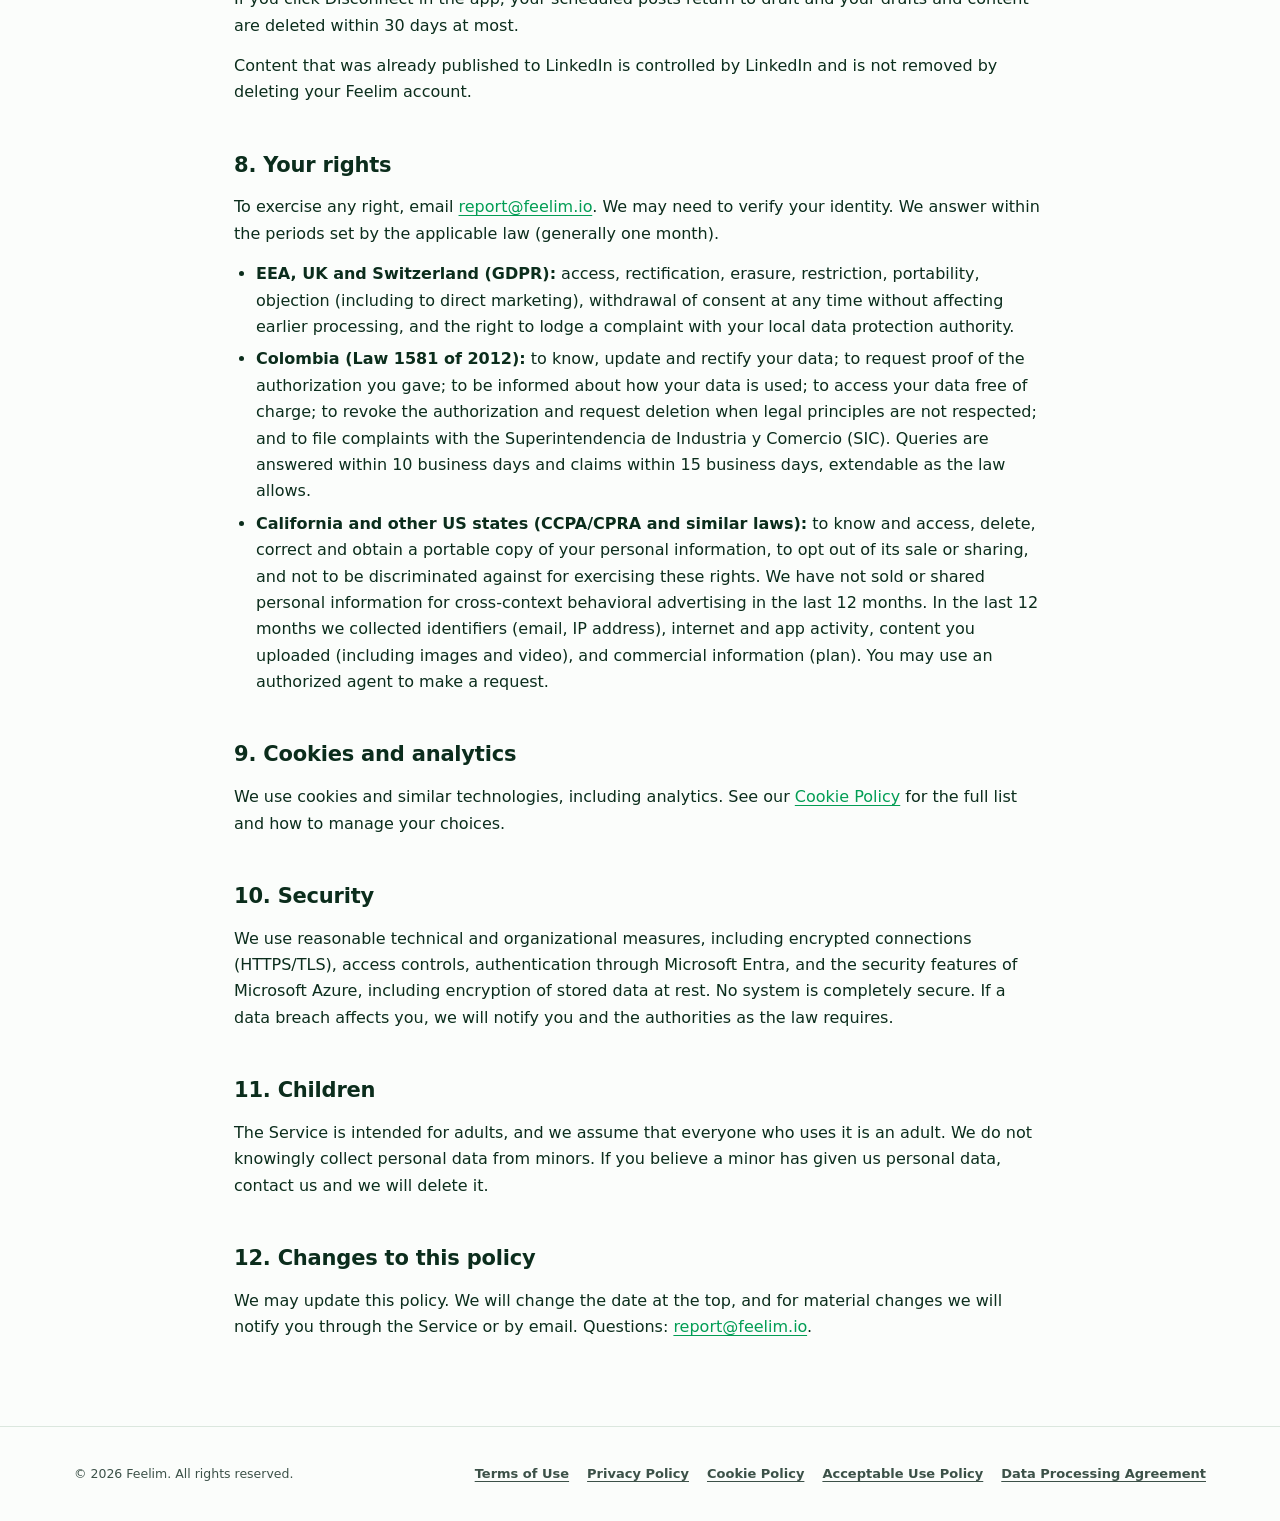
<file: privacy/index.html>
<!DOCTYPE html>
<html lang="en">
<head>
<meta charset="UTF-8">
<meta name="viewport" content="width=device-width, initial-scale=1.0">
<title>Privacy Policy – Feelim</title>
<meta name="description" content="How Feelim collects, uses, shares and protects personal data (GDPR, Colombia Law 1581 of 2012, CCPA/CPRA).">
<meta name="robots" content="index,follow">
<link rel="canonical" href="https://feelim.io/privacy/">
<link rel="icon" type="image/png" href="https://feelim.io/favicon.png">
<link rel="stylesheet" href="../legal/legal.css">
</head>
<body>
<header>
  <div class="nav">
    <a class="brand" href="../" aria-label="Feelim">
      <img class="brand-logo-light" src="[data-uri]" alt="Feelim">
      <img class="brand-logo-dark" src="[data-uri]" alt="Feelim">
    </a>
    <div class="nav-right">
      <a class="back" href="../" data-shell="back">Back to feelim.io</a>
      <div class="lang-switch">
        <button class="lang-btn" id="langBtn" type="button" aria-haspopup="true" aria-expanded="false">
          <span aria-hidden="true">🌐</span> <span id="langCurrent">EN</span>
        </button>
        <div class="lang-menu" id="langMenu"><button type="button" data-lang="es">Español <span>ES</span></button><button type="button" data-lang="en">English <span>EN</span></button><button type="button" data-lang="fr">Français <span>FR</span></button><button type="button" data-lang="it">Italiano <span>IT</span></button></div>
      </div>
    </div>
  </div>
</header>
<main><div class="wrap"><article lang="es" data-lang="es" data-title="Política de privacidad – Feelim" hidden><h1>Política de privacidad</h1><p class="meta">Última actualización: 24 de octubre de 2026</p><div class="intro"><p>Esta Política de privacidad explica cómo Feelim («Feelim», «nosotros») trata los datos personales cuando visitas feelim.io, usas la aplicación web de Feelim en app.feelim.io o utilizas los servicios relacionados (en conjunto, el «Servicio»). Está redactada para cumplir el Reglamento General de Protección de Datos de la UE y del Reino Unido (GDPR), la ley colombiana de protección de datos (Ley 1581 de 2012 y sus decretos reglamentarios) y las leyes de privacidad de Estados Unidos, incluida la Ley de Privacidad del Consumidor de California modificada (CCPA/CPRA).</p></div><nav class="toc" aria-label="Contenido"><b>Contenido</b><ol><li><a href="#es-controller">1. Quién es responsable de tus datos</a></li><li><a href="#es-data">2. Datos que recopilamos</a></li><li><a href="#es-use">3. Cómo usamos tus datos y por qué</a></li><li><a href="#es-ai">4. Procesamiento con IA</a></li><li><a href="#es-sharing">5. Con quién compartimos datos</a></li><li><a href="#es-transfers">6. Residencia de los datos y transferencias internacionales</a></li><li><a href="#es-retention">7. Cuánto tiempo conservamos los datos</a></li><li><a href="#es-rights">8. Tus derechos</a></li><li><a href="#es-cookies">9. Cookies y analítica</a></li><li><a href="#es-security">10. Seguridad</a></li><li><a href="#es-children">11. Menores de edad</a></li><li><a href="#es-changes">12. Cambios en esta política</a></li></ol></nav><section><h2 id="es-controller">1. Quién es responsable de tus datos</h2>
<p>Feelim es el responsable del tratamiento según el GDPR, el «Responsable del Tratamiento» según la ley colombiana y la «empresa» (business) según la CCPA.</p>
<p><strong>Feelim</strong><br>Colombia and United States<br>Contacto de privacidad: <a href="mailto:report@feelim.io">report@feelim.io</a></p>
<p>Escríbenos a ese correo para cualquier pregunta, solicitud o reclamo sobre privacidad.</p>
<p><strong>Cuando usas Feelim para tus clientes.</strong> Si eres una agencia o creador de contenido y el contenido que gestionas incluye datos personales de tus clientes o de otras personas, tú (o tu cliente) eres el responsable de esos datos y Feelim actúa como encargado según tus instrucciones. Se aplica nuestro <a href="../dpa/">Acuerdo de tratamiento de datos</a>. Esta política cubre los datos que tratamos como responsable, como los de tu cuenta y de facturación.</p>
<p><strong>Autorización (Colombia).</strong> Al crear una cuenta y usar el Servicio, das tu autorización previa, expresa e informada para el tratamiento de tus datos personales para las finalidades descritas en esta política. Puedes revocarla en cualquier momento como se explica en la sección 8. No solicitamos datos sensibles.</p></section><section><h2 id="es-data">2. Datos que recopilamos</h2>
<div class="table-wrap"><table>
<thead><tr><th>Categoría</th><th>Ejemplos</th><th>Origen</th></tr></thead>
<tbody>
<tr><td>Datos de la cuenta</td><td>Correo electrónico (inicias sesión con un código de un solo uso mediante Microsoft Entra External ID) y cualquier nombre o dato de perfil que proporciones</td><td>Tú</td></tr>
<tr><td>Contenido que proporcionas</td><td>Temas, instrucciones, textos, documentos (PDF, PowerPoint, Word), imágenes, videos, logotipos y colores de marca</td><td>Tú</td></tr>
<tr><td>Contenido generado</td><td>Textos, imágenes y carruseles creados por modelos de IA a partir de lo que ingresas; borradores, publicaciones programadas y publicadas, y su estado</td><td>Creado a tu solicitud</td></tr>
<tr><td>Datos de conexión con LinkedIn</td><td>Tokens de acceso y renovación, identificadores de miembro y de organización de LinkedIn, nombres de las páginas que administras, e identificadores y estado de las publicaciones hechas en tu nombre</td><td>LinkedIn, con tu autorización</td></tr>
<tr><td>Datos de facturación</td><td>Plan y confirmación del pago. Los pagos los procesa Wompi; no recibimos ni guardamos el número completo de tu tarjeta</td><td>Tú y Wompi</td></tr>
<tr><td>Datos de uso y técnicos</td><td>Dirección IP, información del navegador y del dispositivo, idioma y zona horaria, funciones usadas, contadores de uso, registros de errores y de seguridad</td><td>Recopilados automáticamente</td></tr>
<tr><td>Datos de analítica</td><td>Estadísticas de visitas del sitio web (Google Analytics) y grabaciones de sesión y mapas de calor que muestran cómo se usa la app (Microsoft Clarity), sujetos a tu consentimiento cuando la ley lo exija</td><td>Recopilados automáticamente mediante cookies</td></tr>
<tr><td>Comunicaciones</td><td>Mensajes que envías a soporte y tus preferencias de marketing</td><td>Tú</td></tr>
</tbody></table></div>
<p>No te pedimos datos personales sensibles (como datos de salud, biométricos o de cuentas financieras). Por favor no los incluyas en tu contenido. Si los documentos o imágenes que subes contienen datos personales de otras personas, eres responsable de tener una base legal para usarlos.</p></section><section><h2 id="es-use">3. Cómo usamos tus datos y por qué</h2>
<div class="table-wrap"><table>
<thead><tr><th>Finalidad</th><th>Base legal (GDPR)</th></tr></thead>
<tbody>
<tr><td>Crear tu cuenta y autenticarte</td><td>Contrato</td></tr>
<tr><td>Generar textos e imágenes con IA, guardar borradores, y programar y publicar en LinkedIn según tus indicaciones</td><td>Contrato</td></tr>
<tr><td>Procesar pagos, gestionar planes y límites de uso, llevar registros contables</td><td>Contrato; obligación legal</td></tr>
<tr><td>Proteger el Servicio; prevenir fraude, abuso, uso automatizado indebido y costos excesivos; corregir errores</td><td>Intereses legítimos</td></tr>
<tr><td>Entender y mejorar el producto (analítica)</td><td>Consentimiento</td></tr>
<tr><td>Enviar novedades del producto y mensajes de marketing</td><td>Consentimiento o, cuando la ley lo permita, intereses legítimos, siempre con opción de darse de baja</td></tr>
<tr><td>Atender tus solicitudes y cumplir la ley</td><td>Obligación legal; intereses legítimos</td></tr>
</tbody></table></div>
<p><strong>Marketing.</strong> Usamos tu correo electrónico para comunicaciones de marketing solo cuando la ley lo permite, y puedes darte de baja en cualquier momento con el enlace del mensaje o escribiendo a <a href="mailto:report@feelim.io">report@feelim.io</a>. <strong>No vendemos tus datos personales.</strong></p>
<p><strong>Colombia.</strong> Tratamos tus datos con base en tu autorización previa, expresa e informada, que das al crear tu cuenta y usar el Servicio, salvo cuando la ley colombiana permita el tratamiento sin ella.</p></section><section><h2 id="es-ai">4. Procesamiento con IA</h2>
<p>Cuando generas contenido, las instrucciones, textos, documentos e imágenes que proporcionas se envían a proveedores de modelos de IA para que produzcan el resultado. Los proveedores que usamos son <strong>Anthropic (Claude)</strong>, <strong>OpenAI</strong>, <strong>Google (Gemini)</strong> y <strong>Microsoft Azure</strong>, incluido Azure AI Foundry.</p>
<ul>
<li>Feelim no usa lo que ingresas (instrucciones, textos, documentos, imágenes) ni los resultados que obtienes para entrenar o reentrenar sus propios modelos de IA.</li>
<li>Cada proveedor trata los datos según sus propios términos y política de privacidad, que también afectan los derechos sobre el contenido generado (consulta nuestros Términos de uso).</li>
<li>El resultado de la IA puede ser inexacto. No tomamos decisiones con efectos jurídicos o similarmente significativos sobre ti basadas únicamente en tratamiento automatizado, ni creamos perfiles tuyos con ese fin. La IA solo genera contenido que tú revisas y decides si usas.</li>
<li>No envíes información confidencial que no quieras que estos proveedores procesen. No envíes datos personales sensibles (por ejemplo, datos de salud, biométricos, de cuentas financieras o de identificación oficial): el Servicio no está diseñado para ello y no es un servicio cubierto por HIPAA.</li>
</ul></section><section><h2 id="es-sharing">5. Con quién compartimos datos</h2>
<p>No vendemos tus datos personales ni los compartimos con terceros para su propio marketing. Los compartimos solo con los proveedores de servicios y socios necesarios para operar el Servicio, mediante contratos que limitan el uso que hacen de los datos:</p>
<div class="table-wrap"><table>
<thead><tr><th>Proveedor</th><th>Función</th><th>Datos involucrados</th></tr></thead>
<tbody>
<tr><td>Microsoft (Azure, Entra External ID, Application Insights, Azure AI Foundry) – <a href="https://privacy.microsoft.com/privacystatement" rel="noopener">privacidad</a></td><td>Alojamiento en la nube, almacenamiento, autenticación, registros e IA</td><td>Todas las categorías anteriores</td></tr>
<tr><td>Microsoft Clarity</td><td>Analítica de producto (grabaciones de sesión y mapas de calor)</td><td>Datos de uso y analítica</td></tr>
<tr><td>Google Analytics</td><td>Analítica de nuestro sitio web feelim.io (modo restringido hasta que consientas; cookies e identificadores solo con tu consentimiento)</td><td>Dirección IP, datos del dispositivo, del navegador y de las páginas visitadas</td></tr>
<tr><td>Anthropic – <a href="https://www.anthropic.com/legal/privacy" rel="noopener">privacidad</a>; OpenAI – <a href="https://openai.com/policies/privacy-policy" rel="noopener">privacidad</a>; Google – <a href="https://policies.google.com/privacy" rel="noopener">privacidad</a></td><td>Generación de contenido con IA</td><td>Contenido que proporcionas para la generación</td></tr>
<tr><td>LinkedIn – <a href="https://www.linkedin.com/legal/privacy-policy" rel="noopener">privacidad</a></td><td>Publicación según tus indicaciones</td><td>Contenido que decides publicar; tokens de conexión</td></tr>
<tr><td>Wompi</td><td>Procesamiento de pagos</td><td>Datos de facturación</td></tr>
<tr><td>GitHub (Microsoft)</td><td>Alojamiento de nuestro sitio web feelim.io</td><td>Dirección IP y datos técnicos de las solicitudes de los visitantes</td></tr>
<tr><td>Google Fonts</td><td>Tipografías en nuestro sitio web y página de inicio de sesión</td><td>Dirección IP de los visitantes</td></tr>
<tr><td>FormSubmit</td><td>Envío de los mensajes de soporte a nuestro equipo</td><td>Tu mensaje de soporte y tu correo</td></tr>
</tbody></table></div>
<p>También podemos divulgar datos cuando la ley lo exija, para proteger derechos y seguridad, o en una fusión, adquisición o venta de activos, caso en el cual esta política seguirá aplicándose a tus datos.</p></section><section><h2 id="es-transfers">6. Residencia de los datos y transferencias internacionales</h2>
<p>Nuestra infraestructura está alojada en Microsoft Azure, actualmente en Estados Unidos (regiones East US y East US 2). La residencia de los datos, la seguridad física, la disponibilidad y los controles de infraestructura están cubiertos por los términos, certificaciones y políticas de Microsoft Azure como nuestro proveedor de nube. Nuestros proveedores de IA procesan los datos en los países donde operan.</p>
<p>Si te encuentras en el Espacio Económico Europeo, el Reino Unido, Suiza o Colombia, tus datos se transfieren por tanto a Estados Unidos y a otros países. Nos apoyamos en garantías adecuadas, como las Cláusulas Contractuales Tipo de la Comisión Europea y, cuando corresponda, el Marco de Privacidad de Datos UE–EE. UU. Las transferencias de datos de residentes en Colombia se hacen de acuerdo con la Ley 1581 de 2012.</p></section><section><h2 id="es-retention">7. Cuánto tiempo conservamos los datos</h2>
<p>Conservamos tus datos mientras tu cuenta esté activa y según sea necesario para prestar el Servicio. Después, conservamos solo lo que debemos guardar para cumplir obligaciones legales, tributarias y contables y para resolver disputas. Puedes pedirnos en cualquier momento que eliminemos tu cuenta y tu contenido escribiendo a <a href="mailto:report@feelim.io">report@feelim.io</a>; completamos la eliminación de tus datos de nuestros sistemas activos en un máximo de 30 días, salvo los datos limitados que la ley nos obligue a conservar.</p>
<p>Si haces clic en Desconectar en la app, tus publicaciones programadas vuelven a borrador y tus borradores y contenido se eliminan en un máximo de 30 días.</p>
<p>El contenido que ya se publicó en LinkedIn lo controla LinkedIn y no se elimina al borrar tu cuenta de Feelim.</p></section><section><h2 id="es-rights">8. Tus derechos</h2>
<p>Para ejercer cualquier derecho, escribe a <a href="mailto:report@feelim.io">report@feelim.io</a>. Podemos necesitar verificar tu identidad. Respondemos dentro de los plazos que fije la ley aplicable (por lo general, un mes).</p>
<ul>
<li><strong>EEE, Reino Unido y Suiza (GDPR):</strong> acceso, rectificación, supresión, limitación, portabilidad, oposición (incluida la oposición al marketing directo), retirada del consentimiento en cualquier momento sin afectar el tratamiento anterior, y derecho a presentar una reclamación ante tu autoridad local de protección de datos.</li>
<li><strong>Colombia (Ley 1581 de 2012):</strong> conocer, actualizar y rectificar tus datos; solicitar prueba de la autorización que otorgaste; ser informado sobre el uso de tus datos; acceder gratuitamente a tus datos; revocar la autorización y solicitar la supresión cuando no se respeten los principios legales; y presentar quejas ante la Superintendencia de Industria y Comercio (SIC). Las consultas se responden en 10 días hábiles y los reclamos en 15 días hábiles, prorrogables según la ley.</li>
<li><strong>California y otros estados de EE. UU. (CCPA/CPRA y leyes similares):</strong> conocer y acceder, eliminar, corregir y obtener una copia portable de tu información personal, optar por no participar en su venta o intercambio, y no ser discriminado por ejercer estos derechos. En los últimos 12 meses no hemos vendido ni compartido información personal para publicidad conductual entre contextos. En los últimos 12 meses recopilamos identificadores (correo, dirección IP), actividad en internet y en la app, contenido que subiste (incluidas imágenes y video) e información comercial (plan). Puedes usar un agente autorizado para hacer una solicitud.</li>
</ul></section><section><h2 id="es-cookies">9. Cookies y analítica</h2>
<p>Usamos cookies y tecnologías similares, incluida la analítica. Consulta nuestra <a href="../cookies/">Política de cookies</a> para ver la lista completa y cómo gestionar tus preferencias.</p></section><section><h2 id="es-security">10. Seguridad</h2>
<p>Aplicamos medidas técnicas y organizativas razonables, entre ellas conexiones cifradas (HTTPS/TLS), controles de acceso, autenticación mediante Microsoft Entra y las funciones de seguridad de Microsoft Azure, incluido el cifrado de los datos almacenados. Ningún sistema es completamente seguro. Si una brecha de datos te afecta, te lo notificaremos a ti y a las autoridades como exija la ley.</p></section><section><h2 id="es-children">11. Menores de edad</h2>
<p>El Servicio está dirigido a personas adultas y asumimos que todas las personas que lo usan lo son. No recopilamos a sabiendas datos personales de menores. Si crees que un menor nos ha dado datos personales, contáctanos y los eliminaremos.</p></section><section><h2 id="es-changes">12. Cambios en esta política</h2>
<p>Podemos actualizar esta política. Cambiaremos la fecha que aparece arriba y, si los cambios son importantes, te avisaremos a través del Servicio o por correo. Preguntas: <a href="mailto:report@feelim.io">report@feelim.io</a>.</p></section></article><article lang="en" data-lang="en" data-title="Privacy Policy – Feelim"><h1>Privacy Policy</h1><p class="meta">Last updated: October 24, 2026</p><div class="intro"><p>This Privacy Policy explains how Feelim ("Feelim", "we", "us") handles personal data when you visit feelim.io, use the Feelim web app at app.feelim.io, or use related services (together, the "Service"). It is written to meet the requirements of the EU and UK General Data Protection Regulation (GDPR), Colombia's data protection law (Law 1581 of 2012 and its regulatory decrees) and United States privacy laws, including the California Consumer Privacy Act as amended (CCPA/CPRA).</p></div><nav class="toc" aria-label="Contents"><b>Contents</b><ol><li><a href="#en-controller">1. Who is responsible for your data</a></li><li><a href="#en-data">2. Data we collect</a></li><li><a href="#en-use">3. How we use your data and why</a></li><li><a href="#en-ai">4. AI processing</a></li><li><a href="#en-sharing">5. Who we share data with</a></li><li><a href="#en-transfers">6. Data residency and international transfers</a></li><li><a href="#en-retention">7. How long we keep data</a></li><li><a href="#en-rights">8. Your rights</a></li><li><a href="#en-cookies">9. Cookies and analytics</a></li><li><a href="#en-security">10. Security</a></li><li><a href="#en-children">11. Children</a></li><li><a href="#en-changes">12. Changes to this policy</a></li></ol></nav><section><h2 id="en-controller">1. Who is responsible for your data</h2>
<p>Feelim is the data controller under the GDPR, the "Responsable del Tratamiento" under Colombian law and the "business" under the CCPA.</p>
<p><strong>Feelim</strong><br>Colombia and United States<br>Privacy contact: <a href="mailto:report@feelim.io">report@feelim.io</a></p>
<p>Write to us at that email address for any privacy question, request or complaint.</p>
<p><strong>When you use Feelim for your clients.</strong> If you are an agency or content creator and the content you handle includes personal data of your clients or of other people, you (or your client) are the controller of that data and Feelim acts as a processor on your instructions. Our <a href="../dpa/">Data Processing Agreement</a> applies. This policy covers the data we handle as controller, such as your account and billing data.</p>
<p><strong>Authorization (Colombia).</strong> By creating an account and using the Service you give your prior, express and informed authorization for the processing of your personal data for the purposes described in this policy. You can revoke it at any time as described in section 8. We do not ask for sensitive data.</p></section><section><h2 id="en-data">2. Data we collect</h2>
<div class="table-wrap"><table>
<thead><tr><th>Category</th><th>Examples</th><th>Source</th></tr></thead>
<tbody>
<tr><td>Account data</td><td>Email address (you sign in with a one-time code through Microsoft Entra External ID) and any name or display details you provide</td><td>You</td></tr>
<tr><td>Content you provide</td><td>Topics, instructions, text, documents (PDF, PowerPoint, Word), images, videos, brand logos and colors</td><td>You</td></tr>
<tr><td>Generated content</td><td>Texts, images and carousels created by AI models from your inputs; drafts, scheduled and published posts and their status</td><td>Created at your request</td></tr>
<tr><td>LinkedIn connection data</td><td>Access and refresh tokens, LinkedIn member and organization identifiers, names of the pages you administer, and the identifiers and status of posts published on your behalf</td><td>LinkedIn, with your authorization</td></tr>
<tr><td>Billing data</td><td>Plan and payment confirmation. Payments are processed by Wompi; we do not receive or store your full card number</td><td>You and Wompi</td></tr>
<tr><td>Usage and technical data</td><td>IP address, browser and device information, language and time zone, features used, usage counters, error and security logs</td><td>Collected automatically</td></tr>
<tr><td>Analytics data</td><td>Visit statistics of the website (Google Analytics) and session recordings and heatmaps showing how the app is used (Microsoft Clarity), subject to your consent where the law requires it</td><td>Collected automatically through cookies</td></tr>
<tr><td>Communications</td><td>Messages you send to support and your marketing preferences</td><td>You</td></tr>
</tbody></table></div>
<p>We do not ask you for sensitive personal data (such as health, biometric or financial account data). Please do not include it in your content. If the documents or images you upload contain personal data of other people, you are responsible for having a lawful basis to use them.</p></section><section><h2 id="en-use">3. How we use your data and why</h2>
<div class="table-wrap"><table>
<thead><tr><th>Purpose</th><th>Legal basis (GDPR)</th></tr></thead>
<tbody>
<tr><td>Create your account and authenticate you</td><td>Contract</td></tr>
<tr><td>Generate texts and images with AI, store drafts, and schedule and publish to LinkedIn at your direction</td><td>Contract</td></tr>
<tr><td>Process payments, manage plans and usage limits, keep accounting records</td><td>Contract; legal obligation</td></tr>
<tr><td>Secure the Service; prevent fraud, abuse, automated misuse and excessive costs; fix errors</td><td>Legitimate interests</td></tr>
<tr><td>Understand and improve the product (analytics)</td><td>Consent</td></tr>
<tr><td>Send product updates and marketing messages</td><td>Consent or, where the law allows, legitimate interests, always with an opt-out</td></tr>
<tr><td>Answer your requests and comply with the law</td><td>Legal obligation; legitimate interests</td></tr>
</tbody></table></div>
<p><strong>Marketing.</strong> We use your email address for marketing communications only where the law allows it, and you can opt out at any time with the unsubscribe link in the message or by writing to <a href="mailto:report@feelim.io">report@feelim.io</a>. <strong>We do not sell your personal data.</strong></p>
<p><strong>Colombia.</strong> We process your data based on your prior, express and informed authorization, which you give when you create your account and use the Service, except where Colombian law allows processing without it.</p></section><section><h2 id="en-ai">4. AI processing</h2>
<p>When you generate content, the instructions, text, documents and images you provide are sent to AI model providers so that they can produce the result. The providers we use are <strong>Anthropic (Claude)</strong>, <strong>OpenAI</strong>, <strong>Google (Gemini)</strong> and <strong>Microsoft Azure</strong>, including Azure AI Foundry.</p>
<ul>
<li>Feelim does not use your inputs (instructions, text, documents, images) or your outputs to train or retrain its own AI models.</li>
<li>Each provider processes the data under its own terms and privacy policy, which also affect the rights in the generated output (see our Terms of Use).</li>
<li>AI output can be inaccurate. We do not take decisions that have legal or similarly significant effects on you based solely on automated processing, and we do not build profiles of you for that purpose. The AI only generates content that you review and decide whether to use.</li>
<li>Do not submit confidential information that you do not want processed by these providers. Do not submit sensitive personal data (for example health, biometric, financial account or government identification data): the Service is not designed for it and is not a HIPAA-covered service.</li>
</ul></section><section><h2 id="en-sharing">5. Who we share data with</h2>
<p>We do not sell your personal data and we do not share it with third parties for their own marketing. We share it only with the service providers and partners needed to run the Service, under contracts that limit their use of the data:</p>
<div class="table-wrap"><table>
<thead><tr><th>Provider</th><th>Role</th><th>Data involved</th></tr></thead>
<tbody>
<tr><td>Microsoft (Azure, Entra External ID, Application Insights, Azure AI Foundry) – <a href="https://privacy.microsoft.com/privacystatement" rel="noopener">privacy</a></td><td>Cloud hosting, storage, authentication, logging and AI</td><td>All categories above</td></tr>
<tr><td>Microsoft Clarity</td><td>Product analytics (session recordings and heatmaps)</td><td>Usage and analytics data</td></tr>
<tr><td>Google Analytics</td><td>Analytics of our website feelim.io (restricted mode until you consent; cookies and identifiers only with your consent)</td><td>IP address, device, browser and page-visit data</td></tr>
<tr><td>Anthropic – <a href="https://www.anthropic.com/legal/privacy" rel="noopener">privacy</a>; OpenAI – <a href="https://openai.com/policies/privacy-policy" rel="noopener">privacy</a>; Google – <a href="https://policies.google.com/privacy" rel="noopener">privacy</a></td><td>AI content generation</td><td>Content you provide for generation</td></tr>
<tr><td>LinkedIn – <a href="https://www.linkedin.com/legal/privacy-policy" rel="noopener">privacy</a></td><td>Publishing at your direction</td><td>Content you choose to publish; connection tokens</td></tr>
<tr><td>Wompi</td><td>Payment processing</td><td>Billing data</td></tr>
<tr><td>GitHub (Microsoft)</td><td>Hosting of our website feelim.io</td><td>IP address and technical request data of visitors</td></tr>
<tr><td>Google Fonts</td><td>Fonts on our website and sign-in page</td><td>IP address of visitors</td></tr>
<tr><td>FormSubmit</td><td>Relay of support messages to our team</td><td>Your support message and email</td></tr>
</tbody></table></div>
<p>We may also disclose data when the law requires it, to protect rights and safety, or in a merger, acquisition or sale of assets, in which case this policy continues to apply to your data.</p></section><section><h2 id="en-transfers">6. Data residency and international transfers</h2>
<p>Our infrastructure is hosted on Microsoft Azure, currently in the United States (East US and East US 2 regions). Data residency, physical security, availability and infrastructure controls are covered by Microsoft Azure's terms, certifications and policies as our cloud provider. Our AI providers process data in the countries where they operate.</p>
<p>If you are in the European Economic Area, the United Kingdom, Switzerland or Colombia, your data is therefore transferred to the United States and other countries. We rely on appropriate safeguards, such as the European Commission's Standard Contractual Clauses and, where applicable, the EU–US Data Privacy Framework. Transfers of data of Colombian residents are made in accordance with Law 1581 of 2012.</p></section><section><h2 id="en-retention">7. How long we keep data</h2>
<p>We keep your data while your account is active and as needed to provide the Service. Afterwards we keep only what we must keep to meet legal, tax and accounting obligations and to resolve disputes. You can ask us to delete your account and content at any time by writing to <a href="mailto:report@feelim.io">report@feelim.io</a>; we complete deletion of your data from our active systems within 30 days at most, except for the limited data we are legally required to keep.</p>
<p>If you click Disconnect in the app, your scheduled posts return to draft and your drafts and content are deleted within 30 days at most.</p>
<p>Content that was already published to LinkedIn is controlled by LinkedIn and is not removed by deleting your Feelim account.</p></section><section><h2 id="en-rights">8. Your rights</h2>
<p>To exercise any right, email <a href="mailto:report@feelim.io">report@feelim.io</a>. We may need to verify your identity. We answer within the periods set by the applicable law (generally one month).</p>
<ul>
<li><strong>EEA, UK and Switzerland (GDPR):</strong> access, rectification, erasure, restriction, portability, objection (including to direct marketing), withdrawal of consent at any time without affecting earlier processing, and the right to lodge a complaint with your local data protection authority.</li>
<li><strong>Colombia (Law 1581 of 2012):</strong> to know, update and rectify your data; to request proof of the authorization you gave; to be informed about how your data is used; to access your data free of charge; to revoke the authorization and request deletion when legal principles are not respected; and to file complaints with the Superintendencia de Industria y Comercio (SIC). Queries are answered within 10 business days and claims within 15 business days, extendable as the law allows.</li>
<li><strong>California and other US states (CCPA/CPRA and similar laws):</strong> to know and access, delete, correct and obtain a portable copy of your personal information, to opt out of its sale or sharing, and not to be discriminated against for exercising these rights. We have not sold or shared personal information for cross-context behavioral advertising in the last 12 months. In the last 12 months we collected identifiers (email, IP address), internet and app activity, content you uploaded (including images and video), and commercial information (plan). You may use an authorized agent to make a request.</li>
</ul></section><section><h2 id="en-cookies">9. Cookies and analytics</h2>
<p>We use cookies and similar technologies, including analytics. See our <a href="../cookies/">Cookie Policy</a> for the full list and how to manage your choices.</p></section><section><h2 id="en-security">10. Security</h2>
<p>We use reasonable technical and organizational measures, including encrypted connections (HTTPS/TLS), access controls, authentication through Microsoft Entra, and the security features of Microsoft Azure, including encryption of stored data at rest. No system is completely secure. If a data breach affects you, we will notify you and the authorities as the law requires.</p></section><section><h2 id="en-children">11. Children</h2>
<p>The Service is intended for adults, and we assume that everyone who uses it is an adult. We do not knowingly collect personal data from minors. If you believe a minor has given us personal data, contact us and we will delete it.</p></section><section><h2 id="en-changes">12. Changes to this policy</h2>
<p>We may update this policy. We will change the date at the top, and for material changes we will notify you through the Service or by email. Questions: <a href="mailto:report@feelim.io">report@feelim.io</a>.</p></section></article><article lang="fr" data-lang="fr" data-title="Politique de confidentialité – Feelim" hidden><h1>Politique de confidentialité</h1><p class="meta">Dernière mise à jour: 24 octobre 2026</p><div class="intro"><p>Cette Politique de confidentialité explique comment Feelim (« Feelim », « nous ») traite les données personnelles lorsque vous visitez feelim.io, utilisez l'application web Feelim sur app.feelim.io ou les services associés (ensemble, le « Service »). Elle est rédigée pour répondre aux exigences du Règlement général sur la protection des données de l'UE et du Royaume-Uni (RGPD), de la loi colombienne sur la protection des données (loi 1581 de 2012 et ses décrets d'application) et des lois américaines sur la vie privée, notamment le California Consumer Privacy Act modifié (CCPA/CPRA).</p></div><nav class="toc" aria-label="Sommaire"><b>Sommaire</b><ol><li><a href="#fr-controller">1. Qui est responsable de vos données</a></li><li><a href="#fr-data">2. Données que nous collectons</a></li><li><a href="#fr-use">3. Comment nous utilisons vos données et pourquoi</a></li><li><a href="#fr-ai">4. Traitement par l&#x27;IA</a></li><li><a href="#fr-sharing">5. Avec qui nous partageons les données</a></li><li><a href="#fr-transfers">6. Résidence des données et transferts internationaux</a></li><li><a href="#fr-retention">7. Durée de conservation des données</a></li><li><a href="#fr-rights">8. Vos droits</a></li><li><a href="#fr-cookies">9. Cookies et analyse</a></li><li><a href="#fr-security">10. Sécurité</a></li><li><a href="#fr-children">11. Mineurs</a></li><li><a href="#fr-changes">12. Modifications de cette politique</a></li></ol></nav><section><h2 id="fr-controller">1. Qui est responsable de vos données</h2>
<p>Feelim est le responsable du traitement au sens du RGPD, le « Responsable del Tratamiento » au sens du droit colombien et la « business » au sens du CCPA.</p>
<p><strong>Feelim</strong><br>Colombia and United States<br>Contact confidentialité : <a href="mailto:report@feelim.io">report@feelim.io</a></p>
<p>Écrivez-nous à cette adresse pour toute question, demande ou réclamation relative à la confidentialité.</p>
<p><strong>Lorsque vous utilisez Feelim pour vos clients.</strong> Si vous êtes une agence ou un créateur de contenu et que le contenu que vous gérez comprend des données personnelles de vos clients ou d'autres personnes, vous (ou votre client) êtes le responsable du traitement de ces données et Feelim agit en tant que sous-traitant, selon vos instructions. Notre <a href="../dpa/">Accord de traitement des données</a> s'applique. Cette politique couvre les données que nous traitons en tant que responsable du traitement, comme celles de votre compte et de facturation.</p>
<p><strong>Autorisation (Colombie).</strong> En créant un compte et en utilisant le Service, vous donnez votre autorisation préalable, expresse et éclairée au traitement de vos données personnelles pour les finalités décrites dans cette politique. Vous pouvez la révoquer à tout moment comme indiqué à la section 8. Nous ne demandons pas de données sensibles.</p></section><section><h2 id="fr-data">2. Données que nous collectons</h2>
<div class="table-wrap"><table>
<thead><tr><th>Catégorie</th><th>Exemples</th><th>Source</th></tr></thead>
<tbody>
<tr><td>Données du compte</td><td>Adresse e-mail (vous vous connectez avec un code à usage unique via Microsoft Entra External ID) et tout nom ou détail de profil que vous fournissez</td><td>Vous</td></tr>
<tr><td>Contenu que vous fournissez</td><td>Sujets, instructions, textes, documents (PDF, PowerPoint, Word), images, vidéos, logos et couleurs de marque</td><td>Vous</td></tr>
<tr><td>Contenu généré</td><td>Textes, images et carrousels créés par des modèles d'IA à partir de vos données ; brouillons, publications programmées et publiées, et leur statut</td><td>Créé à votre demande</td></tr>
<tr><td>Données de connexion LinkedIn</td><td>Jetons d'accès et d'actualisation, identifiants de membre et d'organisation LinkedIn, noms des pages que vous administrez, identifiants et statut des publications faites en votre nom</td><td>LinkedIn, avec votre autorisation</td></tr>
<tr><td>Données de facturation</td><td>Formule et confirmation de paiement. Les paiements sont traités par Wompi ; nous ne recevons ni ne conservons votre numéro de carte complet</td><td>Vous et Wompi</td></tr>
<tr><td>Données d'utilisation et techniques</td><td>Adresse IP, informations sur le navigateur et l'appareil, langue et fuseau horaire, fonctionnalités utilisées, compteurs d'utilisation, journaux d'erreurs et de sécurité</td><td>Collectées automatiquement</td></tr>
<tr><td>Données d'analyse</td><td>Statistiques de visite du site web (Google Analytics) et enregistrements de sessions et cartes de chaleur montrant comment l'application est utilisée (Microsoft Clarity), sous réserve de votre consentement lorsque la loi l'exige</td><td>Collectées automatiquement par des cookies</td></tr>
<tr><td>Communications</td><td>Messages que vous envoyez au support et vos préférences marketing</td><td>Vous</td></tr>
</tbody></table></div>
<p>Nous ne vous demandons pas de données personnelles sensibles (par exemple de santé, biométriques ou de comptes financiers). Merci de ne pas en inclure dans votre contenu. Si les documents ou images que vous téléversez contiennent des données personnelles d'autres personnes, vous devez disposer d'une base légale pour les utiliser.</p></section><section><h2 id="fr-use">3. Comment nous utilisons vos données et pourquoi</h2>
<div class="table-wrap"><table>
<thead><tr><th>Finalité</th><th>Base légale (RGPD)</th></tr></thead>
<tbody>
<tr><td>Créer votre compte et vous authentifier</td><td>Contrat</td></tr>
<tr><td>Générer des textes et des images avec l'IA, conserver les brouillons, programmer et publier sur LinkedIn selon vos instructions</td><td>Contrat</td></tr>
<tr><td>Traiter les paiements, gérer les formules et les limites d'utilisation, tenir la comptabilité</td><td>Contrat ; obligation légale</td></tr>
<tr><td>Sécuriser le Service ; prévenir la fraude, les abus, l'usage automatisé abusif et les coûts excessifs ; corriger les erreurs</td><td>Intérêts légitimes</td></tr>
<tr><td>Comprendre et améliorer le produit (analyse)</td><td>Consentement</td></tr>
<tr><td>Envoyer des nouveautés produit et des messages marketing</td><td>Consentement ou, lorsque la loi le permet, intérêts légitimes, toujours avec possibilité de s'opposer</td></tr>
<tr><td>Répondre à vos demandes et respecter la loi</td><td>Obligation légale ; intérêts légitimes</td></tr>
</tbody></table></div>
<p><strong>Marketing.</strong> Nous utilisons votre adresse e-mail pour des communications marketing uniquement lorsque la loi le permet, et vous pouvez vous désinscrire à tout moment avec le lien de désabonnement du message ou en écrivant à <a href="mailto:report@feelim.io">report@feelim.io</a>. <strong>Nous ne vendons pas vos données personnelles.</strong></p>
<p><strong>Colombie.</strong> Nous traitons vos données sur la base de votre autorisation préalable, expresse et éclairée, que vous donnez en créant votre compte et en utilisant le Service, sauf lorsque le droit colombien permet le traitement sans cette autorisation.</p></section><section><h2 id="fr-ai">4. Traitement par l&#x27;IA</h2>
<p>Lorsque vous générez du contenu, les instructions, textes, documents et images que vous fournissez sont envoyés à des fournisseurs de modèles d'IA afin qu'ils produisent le résultat. Les fournisseurs que nous utilisons sont <strong>Anthropic (Claude)</strong>, <strong>OpenAI</strong>, <strong>Google (Gemini)</strong> et <strong>Microsoft Azure</strong>, y compris Azure AI Foundry.</p>
<ul>
<li>Feelim n'utilise pas vos données saisies (instructions, textes, documents, images) ni vos résultats pour entraîner ou réentraîner ses propres modèles d'IA.</li>
<li>Chaque fournisseur traite les données selon ses propres conditions et sa propre politique de confidentialité, qui influencent aussi les droits sur le contenu généré (voir nos Conditions d'utilisation).</li>
<li>Le résultat de l'IA peut être inexact. Nous ne prenons pas de décisions produisant des effets juridiques ou vous affectant de manière significative de façon similaire sur la seule base d'un traitement automatisé, et nous ne créons pas de profils vous concernant à cette fin. L'IA se limite à générer du contenu que vous relisez et que vous décidez d'utiliser ou non.</li>
<li>N'envoyez pas d'informations confidentielles que vous ne souhaitez pas voir traitées par ces fournisseurs. N'envoyez pas de données personnelles sensibles (par exemple de santé, biométriques, de comptes financiers ou d'identification officielle) : le Service n'est pas conçu pour cela et n'est pas un service couvert par HIPAA.</li>
</ul></section><section><h2 id="fr-sharing">5. Avec qui nous partageons les données</h2>
<p>Nous ne vendons pas vos données personnelles et ne les partageons pas avec des tiers pour leur propre marketing. Nous ne les partageons qu'avec les prestataires de services et partenaires nécessaires au fonctionnement du Service, dans le cadre de contrats qui limitent leur usage des données :</p>
<div class="table-wrap"><table>
<thead><tr><th>Prestataire</th><th>Rôle</th><th>Données concernées</th></tr></thead>
<tbody>
<tr><td>Microsoft (Azure, Entra External ID, Application Insights, Azure AI Foundry) – <a href="https://privacy.microsoft.com/privacystatement" rel="noopener">confidentialité</a></td><td>Hébergement cloud, stockage, authentification, journalisation et IA</td><td>Toutes les catégories ci-dessus</td></tr>
<tr><td>Microsoft Clarity</td><td>Analyse produit (enregistrements de sessions et cartes de chaleur)</td><td>Données d'utilisation et d'analyse</td></tr>
<tr><td>Google Analytics</td><td>Analyse de notre site web feelim.io (mode restreint tant que vous n'avez pas consenti ; cookies et identifiants uniquement avec votre consentement)</td><td>Adresse IP, données d'appareil, de navigateur et de pages visitées</td></tr>
<tr><td>Anthropic – <a href="https://www.anthropic.com/legal/privacy" rel="noopener">confidentialité</a> ; OpenAI – <a href="https://openai.com/policies/privacy-policy" rel="noopener">confidentialité</a> ; Google – <a href="https://policies.google.com/privacy" rel="noopener">confidentialité</a></td><td>Génération de contenu par l'IA</td><td>Contenu que vous fournissez pour la génération</td></tr>
<tr><td>LinkedIn – <a href="https://www.linkedin.com/legal/privacy-policy" rel="noopener">confidentialité</a></td><td>Publication selon vos instructions</td><td>Contenu que vous choisissez de publier ; jetons de connexion</td></tr>
<tr><td>Wompi</td><td>Traitement des paiements</td><td>Données de facturation</td></tr>
<tr><td>GitHub (Microsoft)</td><td>Hébergement de notre site web feelim.io</td><td>Adresse IP et données techniques des requêtes des visiteurs</td></tr>
<tr><td>Google Fonts</td><td>Polices de notre site web et de la page de connexion</td><td>Adresse IP des visiteurs</td></tr>
<tr><td>FormSubmit</td><td>Transmission des messages de support à notre équipe</td><td>Votre message de support et votre e-mail</td></tr>
</tbody></table></div>
<p>Nous pouvons aussi divulguer des données lorsque la loi l'exige, pour protéger des droits et la sécurité, ou lors d'une fusion, d'une acquisition ou d'une vente d'actifs, auquel cas cette politique continue de s'appliquer à vos données.</p></section><section><h2 id="fr-transfers">6. Résidence des données et transferts internationaux</h2>
<p>Notre infrastructure est hébergée sur Microsoft Azure, actuellement aux États-Unis (régions East US et East US 2). La résidence des données, la sécurité physique, la disponibilité et les contrôles d'infrastructure sont couverts par les conditions, certifications et politiques de Microsoft Azure en tant que fournisseur cloud. Nos fournisseurs d'IA traitent les données dans les pays où ils opèrent.</p>
<p>Si vous vous trouvez dans l'Espace économique européen, au Royaume-Uni, en Suisse ou en Colombie, vos données sont donc transférées vers les États-Unis et d'autres pays. Nous nous appuyons sur des garanties appropriées, comme les clauses contractuelles types de la Commission européenne et, le cas échéant, le cadre de protection des données UE–États-Unis. Les transferts de données de résidents colombiens sont effectués conformément à la loi 1581 de 2012.</p></section><section><h2 id="fr-retention">7. Durée de conservation des données</h2>
<p>Nous conservons vos données tant que votre compte est actif et selon les besoins de fourniture du Service. Ensuite, nous ne conservons que ce que nous devons garder pour respecter nos obligations légales, fiscales et comptables et pour résoudre les litiges. Vous pouvez nous demander à tout moment de supprimer votre compte et votre contenu en écrivant à <a href="mailto:report@feelim.io">report@feelim.io</a> ; nous terminons la suppression de vos données de nos systèmes actifs dans un délai maximal de 30 jours, à l'exception des données limitées que la loi nous oblige à conserver.</p>
<p>Si vous cliquez sur Déconnecter dans l'application, vos publications programmées repassent en brouillon et vos brouillons et contenus sont supprimés dans un délai maximal de 30 jours.</p>
<p>Le contenu déjà publié sur LinkedIn est contrôlé par LinkedIn et n'est pas supprimé lorsque vous supprimez votre compte Feelim.</p></section><section><h2 id="fr-rights">8. Vos droits</h2>
<p>Pour exercer un droit, écrivez à <a href="mailto:report@feelim.io">report@feelim.io</a>. Nous pouvons avoir besoin de vérifier votre identité. Nous répondons dans les délais fixés par la loi applicable (en général un mois).</p>
<ul>
<li><strong>EEE, Royaume-Uni et Suisse (RGPD) :</strong> accès, rectification, effacement, limitation, portabilité, opposition (y compris à la prospection directe), retrait du consentement à tout moment sans affecter le traitement antérieur, et droit d'introduire une réclamation auprès de votre autorité locale de protection des données (en France, la CNIL).</li>
<li><strong>Colombie (loi 1581 de 2012) :</strong> connaître, actualiser et rectifier vos données ; demander la preuve de l'autorisation donnée ; être informé de l'usage de vos données ; accéder gratuitement à vos données ; révoquer l'autorisation et demander la suppression lorsque les principes légaux ne sont pas respectés ; et déposer des plaintes auprès de la Superintendencia de Industria y Comercio (SIC). Les demandes sont traitées sous 10 jours ouvrables et les réclamations sous 15 jours ouvrables, prorogeables selon la loi.</li>
<li><strong>Californie et autres États américains (CCPA/CPRA et lois similaires) :</strong> connaître et accéder à vos informations personnelles, les supprimer, les corriger et en obtenir une copie portable, refuser leur vente ou leur partage, et ne pas être discriminé pour avoir exercé ces droits. Nous n'avons ni vendu ni partagé d'informations personnelles à des fins de publicité comportementale inter-contextes au cours des 12 derniers mois. Au cours des 12 derniers mois, nous avons collecté des identifiants (e-mail, adresse IP), l'activité sur internet et dans l'application, le contenu que vous avez téléversé (y compris images et vidéos) et des informations commerciales (formule). Vous pouvez recourir à un mandataire autorisé pour présenter une demande.</li>
</ul></section><section><h2 id="fr-cookies">9. Cookies et analyse</h2>
<p>Nous utilisons des cookies et des technologies similaires, y compris des outils d'analyse. Consultez notre <a href="../cookies/">Politique relative aux cookies</a> pour la liste complète et la façon de gérer vos choix.</p></section><section><h2 id="fr-security">10. Sécurité</h2>
<p>Nous appliquons des mesures techniques et organisationnelles raisonnables, notamment des connexions chiffrées (HTTPS/TLS), des contrôles d'accès, l'authentification via Microsoft Entra et les fonctions de sécurité de Microsoft Azure, y compris le chiffrement des données stockées. Aucun système n'est totalement sûr. Si une violation de données vous concerne, nous vous en informerons, ainsi que les autorités, comme la loi l'exige.</p></section><section><h2 id="fr-children">11. Mineurs</h2>
<p>Le Service s'adresse aux adultes et nous partons du principe que toute personne qui l'utilise est adulte. Nous ne collectons pas sciemment de données personnelles de mineurs. Si vous pensez qu'un mineur nous a fourni des données personnelles, contactez-nous et nous les supprimerons.</p></section><section><h2 id="fr-changes">12. Modifications de cette politique</h2>
<p>Nous pouvons mettre à jour cette politique. Nous modifierons la date en haut de la page et, pour les changements importants, nous vous en informerons via le Service ou par e-mail. Questions : <a href="mailto:report@feelim.io">report@feelim.io</a>.</p></section></article><article lang="it" data-lang="it" data-title="Informativa sulla privacy – Feelim" hidden><h1>Informativa sulla privacy</h1><p class="meta">Ultimo aggiornamento: 24 ottobre 2026</p><div class="intro"><p>La presente Informativa sulla privacy spiega come Feelim («Feelim», «noi») tratta i dati personali quando visiti feelim.io, utilizzi l'applicazione web di Feelim su app.feelim.io o i servizi correlati (insieme, il «Servizio»). È redatta per soddisfare i requisiti del Regolamento generale sulla protezione dei dati dell'UE e del Regno Unito (GDPR), della legge colombiana sulla protezione dei dati (legge 1581 del 2012 e relativi decreti attuativi) e delle leggi statunitensi sulla privacy, incluso il California Consumer Privacy Act come modificato (CCPA/CPRA).</p></div><nav class="toc" aria-label="Indice"><b>Indice</b><ol><li><a href="#it-controller">1. Chi è responsabile dei tuoi dati</a></li><li><a href="#it-data">2. Dati che raccogliamo</a></li><li><a href="#it-use">3. Come utilizziamo i tuoi dati e perché</a></li><li><a href="#it-ai">4. Trattamento tramite IA</a></li><li><a href="#it-sharing">5. Con chi condividiamo i dati</a></li><li><a href="#it-transfers">6. Residenza dei dati e trasferimenti internazionali</a></li><li><a href="#it-retention">7. Per quanto tempo conserviamo i dati</a></li><li><a href="#it-rights">8. I tuoi diritti</a></li><li><a href="#it-cookies">9. Cookie e analisi</a></li><li><a href="#it-security">10. Sicurezza</a></li><li><a href="#it-children">11. Minori</a></li><li><a href="#it-changes">12. Modifiche alla presente informativa</a></li></ol></nav><section><h2 id="it-controller">1. Chi è responsabile dei tuoi dati</h2>
<p>Feelim è il titolare del trattamento ai sensi del GDPR, il «Responsable del Tratamiento» ai sensi del diritto colombiano e la «business» ai sensi del CCPA.</p>
<p><strong>Feelim</strong><br>Colombia and United States<br>Contatto privacy: <a href="mailto:report@feelim.io">report@feelim.io</a></p>
<p>Scrivici a questo indirizzo e-mail per qualsiasi domanda, richiesta o reclamo in materia di privacy.</p>
<p><strong>Quando usi Feelim per i tuoi clienti.</strong> Se sei un'agenzia o un creatore di contenuti e i contenuti che gestisci includono dati personali dei tuoi clienti o di altre persone, tu (o il tuo cliente) sei il titolare del trattamento di tali dati e Feelim agisce come responsabile del trattamento secondo le tue istruzioni. Si applica il nostro <a href="../dpa/">Accordo sul trattamento dei dati</a>. La presente informativa riguarda i dati che trattiamo come titolare, come quelli del tuo account e di fatturazione.</p>
<p><strong>Autorizzazione (Colombia).</strong> Creando un account e utilizzando il Servizio, dai la tua autorizzazione preventiva, espressa e informata al trattamento dei tuoi dati personali per le finalità descritte nella presente informativa. Puoi revocarla in qualsiasi momento come indicato nella sezione 8. Non richiediamo dati sensibili.</p></section><section><h2 id="it-data">2. Dati che raccogliamo</h2>
<div class="table-wrap"><table>
<thead><tr><th>Categoria</th><th>Esempi</th><th>Fonte</th></tr></thead>
<tbody>
<tr><td>Dati dell'account</td><td>Indirizzo e-mail (accedi con un codice monouso tramite Microsoft Entra External ID) ed eventuali nomi o dettagli del profilo che fornisci</td><td>Tu</td></tr>
<tr><td>Contenuti che fornisci</td><td>Argomenti, istruzioni, testi, documenti (PDF, PowerPoint, Word), immagini, video, loghi e colori del marchio</td><td>Tu</td></tr>
<tr><td>Contenuti generati</td><td>Testi, immagini e caroselli creati da modelli di IA a partire dai tuoi input; bozze, post programmati e pubblicati e il loro stato</td><td>Creati su tua richiesta</td></tr>
<tr><td>Dati di connessione a LinkedIn</td><td>Token di accesso e di aggiornamento, identificativi di membro e di organizzazione LinkedIn, nomi delle pagine che amministri, identificativi e stato dei post pubblicati per tuo conto</td><td>LinkedIn, con la tua autorizzazione</td></tr>
<tr><td>Dati di fatturazione</td><td>Piano e conferma del pagamento. I pagamenti sono elaborati da Wompi; non riceviamo né conserviamo il numero completo della tua carta</td><td>Tu e Wompi</td></tr>
<tr><td>Dati di utilizzo e tecnici</td><td>Indirizzo IP, informazioni su browser e dispositivo, lingua e fuso orario, funzioni utilizzate, contatori di utilizzo, registri di errori e di sicurezza</td><td>Raccolti automaticamente</td></tr>
<tr><td>Dati di analisi</td><td>Statistiche delle visite al sito web (Google Analytics) e registrazioni delle sessioni e mappe di calore che mostrano come viene usata l'app (Microsoft Clarity), previo tuo consenso quando la legge lo richiede</td><td>Raccolti automaticamente tramite cookie</td></tr>
<tr><td>Comunicazioni</td><td>Messaggi che invii al supporto e le tue preferenze di marketing</td><td>Tu</td></tr>
</tbody></table></div>
<p>Non ti chiediamo dati personali sensibili (come dati sanitari, biometrici o di conti finanziari). Ti preghiamo di non includerli nei tuoi contenuti. Se i documenti o le immagini che carichi contengono dati personali di altre persone, sei responsabile di avere una base giuridica per utilizzarli.</p></section><section><h2 id="it-use">3. Come utilizziamo i tuoi dati e perché</h2>
<div class="table-wrap"><table>
<thead><tr><th>Finalità</th><th>Base giuridica (GDPR)</th></tr></thead>
<tbody>
<tr><td>Creare il tuo account e autenticarti</td><td>Contratto</td></tr>
<tr><td>Generare testi e immagini con l'IA, conservare le bozze, programmare e pubblicare su LinkedIn secondo le tue indicazioni</td><td>Contratto</td></tr>
<tr><td>Elaborare i pagamenti, gestire piani e limiti di utilizzo, tenere la contabilità</td><td>Contratto; obbligo legale</td></tr>
<tr><td>Proteggere il Servizio; prevenire frodi, abusi, usi automatizzati impropri e costi eccessivi; correggere errori</td><td>Legittimo interesse</td></tr>
<tr><td>Comprendere e migliorare il prodotto (analisi)</td><td>Consenso</td></tr>
<tr><td>Inviare aggiornamenti sul prodotto e messaggi di marketing</td><td>Consenso o, dove la legge lo consente, legittimo interesse, sempre con possibilità di opposizione</td></tr>
<tr><td>Rispondere alle tue richieste e rispettare la legge</td><td>Obbligo legale; legittimo interesse</td></tr>
</tbody></table></div>
<p><strong>Marketing.</strong> Utilizziamo il tuo indirizzo e-mail per comunicazioni di marketing solo dove la legge lo consente e puoi annullare l'iscrizione in qualsiasi momento con il link presente nel messaggio o scrivendo a <a href="mailto:report@feelim.io">report@feelim.io</a>. <strong>Non vendiamo i tuoi dati personali.</strong></p>
<p><strong>Colombia.</strong> Trattiamo i tuoi dati sulla base della tua autorizzazione preventiva, espressa e informata, che dai creando il tuo account e utilizzando il Servizio, salvo i casi in cui la legge colombiana consenta il trattamento senza di essa.</p></section><section><h2 id="it-ai">4. Trattamento tramite IA</h2>
<p>Quando generi contenuti, le istruzioni, i testi, i documenti e le immagini che fornisci vengono inviati a fornitori di modelli di IA affinché producano il risultato. I fornitori che utilizziamo sono <strong>Anthropic (Claude)</strong>, <strong>OpenAI</strong>, <strong>Google (Gemini)</strong> e <strong>Microsoft Azure</strong>, incluso Azure AI Foundry.</p>
<ul>
<li>Feelim non utilizza i tuoi input (istruzioni, testi, documenti, immagini) né i tuoi risultati per addestrare o riaddestrare i propri modelli di IA.</li>
<li>Ogni fornitore tratta i dati secondo i propri termini e la propria informativa sulla privacy, che incidono anche sui diritti relativi al contenuto generato (vedi i nostri Termini di utilizzo).</li>
<li>Il risultato dell'IA può essere inesatto. Non adottiamo decisioni che producano effetti giuridici o incidano in modo analogo significativamente su di te basandoci unicamente su un trattamento automatizzato, e non creiamo profili su di te a tale scopo. L'IA si limita a generare contenuti che tu rivedi e decidi se utilizzare.</li>
<li>Non inviare informazioni riservate che non vuoi siano trattate da questi fornitori. Non inviare dati personali sensibili (ad esempio dati sanitari, biometrici, di conti finanziari o di identificazione ufficiale): il Servizio non è progettato per tali dati e non è un servizio coperto da HIPAA.</li>
</ul></section><section><h2 id="it-sharing">5. Con chi condividiamo i dati</h2>
<p>Non vendiamo i tuoi dati personali e non li condividiamo con terzi per il loro marketing. Li condividiamo solo con i fornitori di servizi e i partner necessari per far funzionare il Servizio, in base a contratti che limitano l'uso dei dati:</p>
<div class="table-wrap"><table>
<thead><tr><th>Fornitore</th><th>Ruolo</th><th>Dati interessati</th></tr></thead>
<tbody>
<tr><td>Microsoft (Azure, Entra External ID, Application Insights, Azure AI Foundry) – <a href="https://privacy.microsoft.com/privacystatement" rel="noopener">privacy</a></td><td>Hosting cloud, archiviazione, autenticazione, registri e IA</td><td>Tutte le categorie indicate sopra</td></tr>
<tr><td>Microsoft Clarity</td><td>Analisi del prodotto (registrazioni delle sessioni e mappe di calore)</td><td>Dati di utilizzo e di analisi</td></tr>
<tr><td>Google Analytics</td><td>Analisi del nostro sito web feelim.io (modalità limitata finché non acconsenti; cookie e identificativi solo con il tuo consenso)</td><td>Indirizzo IP, dati su dispositivo, browser e pagine visitate</td></tr>
<tr><td>Anthropic – <a href="https://www.anthropic.com/legal/privacy" rel="noopener">privacy</a>; OpenAI – <a href="https://openai.com/policies/privacy-policy" rel="noopener">privacy</a>; Google – <a href="https://policies.google.com/privacy" rel="noopener">privacy</a></td><td>Generazione di contenuti con IA</td><td>Contenuti che fornisci per la generazione</td></tr>
<tr><td>LinkedIn – <a href="https://www.linkedin.com/legal/privacy-policy" rel="noopener">privacy</a></td><td>Pubblicazione secondo le tue indicazioni</td><td>Contenuti che scegli di pubblicare; token di connessione</td></tr>
<tr><td>Wompi</td><td>Elaborazione dei pagamenti</td><td>Dati di fatturazione</td></tr>
<tr><td>GitHub (Microsoft)</td><td>Hosting del nostro sito web feelim.io</td><td>Indirizzo IP e dati tecnici delle richieste dei visitatori</td></tr>
<tr><td>Google Fonts</td><td>Caratteri del nostro sito web e della pagina di accesso</td><td>Indirizzo IP dei visitatori</td></tr>
<tr><td>FormSubmit</td><td>Inoltro dei messaggi di supporto al nostro team</td><td>Il tuo messaggio di supporto e la tua e-mail</td></tr>
</tbody></table></div>
<p>Possiamo inoltre divulgare dati quando la legge lo richiede, per proteggere diritti e sicurezza, o in caso di fusione, acquisizione o vendita di attività, nel qual caso la presente informativa continuerà ad applicarsi ai tuoi dati.</p></section><section><h2 id="it-transfers">6. Residenza dei dati e trasferimenti internazionali</h2>
<p>La nostra infrastruttura è ospitata su Microsoft Azure, attualmente negli Stati Uniti (regioni East US ed East US 2). La residenza dei dati, la sicurezza fisica, la disponibilità e i controlli dell'infrastruttura sono coperti dai termini, dalle certificazioni e dalle politiche di Microsoft Azure in quanto nostro fornitore cloud. I nostri fornitori di IA trattano i dati nei paesi in cui operano.</p>
<p>Se ti trovi nello Spazio economico europeo, nel Regno Unito, in Svizzera o in Colombia, i tuoi dati vengono pertanto trasferiti negli Stati Uniti e in altri paesi. Ci basiamo su garanzie adeguate, come le clausole contrattuali tipo della Commissione europea e, ove applicabile, il quadro UE–USA per la protezione dei dati personali. I trasferimenti dei dati di residenti in Colombia avvengono in conformità alla legge 1581 del 2012.</p></section><section><h2 id="it-retention">7. Per quanto tempo conserviamo i dati</h2>
<p>Conserviamo i tuoi dati finché il tuo account è attivo e per quanto necessario a fornire il Servizio. Successivamente conserviamo solo ciò che dobbiamo tenere per adempiere agli obblighi legali, fiscali e contabili e per risolvere controversie. Puoi chiederci in qualsiasi momento di eliminare il tuo account e i tuoi contenuti scrivendo a <a href="mailto:report@feelim.io">report@feelim.io</a>; completiamo l'eliminazione dei tuoi dati dai nostri sistemi attivi entro un massimo di 30 giorni, ad eccezione dei dati limitati che siamo obbligati per legge a conservare.</p>
<p>Se clicchi su Disconnetti nell'app, i tuoi post programmati tornano in bozza e le tue bozze e i tuoi contenuti vengono eliminati entro un massimo di 30 giorni.</p>
<p>I contenuti già pubblicati su LinkedIn sono controllati da LinkedIn e non vengono rimossi eliminando il tuo account Feelim.</p></section><section><h2 id="it-rights">8. I tuoi diritti</h2>
<p>Per esercitare un diritto, scrivi a <a href="mailto:report@feelim.io">report@feelim.io</a>. Potremmo dover verificare la tua identità. Rispondiamo entro i termini previsti dalla legge applicabile (in genere un mese).</p>
<ul>
<li><strong>SEE, Regno Unito e Svizzera (GDPR):</strong> accesso, rettifica, cancellazione, limitazione, portabilità, opposizione (anche al marketing diretto), revoca del consenso in qualsiasi momento senza pregiudicare il trattamento precedente e diritto di proporre reclamo all'autorità locale per la protezione dei dati (in Italia, il Garante per la protezione dei dati personali).</li>
<li><strong>Colombia (legge 1581 del 2012):</strong> conoscere, aggiornare e rettificare i tuoi dati; chiedere la prova dell'autorizzazione concessa; essere informato su come vengono usati i tuoi dati; accedere gratuitamente ai tuoi dati; revocare l'autorizzazione e chiedere la cancellazione quando i principi di legge non sono rispettati; e presentare reclami alla Superintendencia de Industria y Comercio (SIC). Le richieste ricevono risposta entro 10 giorni lavorativi e i reclami entro 15 giorni lavorativi, prorogabili secondo la legge.</li>
<li><strong>California e altri stati USA (CCPA/CPRA e leggi simili):</strong> conoscere e accedere alle tue informazioni personali, cancellarle, correggerle e ottenerne una copia portabile, rifiutarne la vendita o la condivisione e non essere discriminato per l'esercizio di questi diritti. Negli ultimi 12 mesi non abbiamo venduto né condiviso informazioni personali per pubblicità comportamentale cross-context. Negli ultimi 12 mesi abbiamo raccolto identificativi (e-mail, indirizzo IP), attività su internet e nell'app, contenuti che hai caricato (comprese immagini e video) e informazioni commerciali (piano). Puoi avvalerti di un agente autorizzato per presentare una richiesta.</li>
</ul></section><section><h2 id="it-cookies">9. Cookie e analisi</h2>
<p>Utilizziamo cookie e tecnologie simili, inclusi strumenti di analisi. Consulta la nostra <a href="../cookies/">Informativa sui cookie</a> per l'elenco completo e per sapere come gestire le tue scelte.</p></section><section><h2 id="it-security">10. Sicurezza</h2>
<p>Adottiamo misure tecniche e organizzative ragionevoli, tra cui connessioni cifrate (HTTPS/TLS), controlli di accesso, autenticazione tramite Microsoft Entra e le funzioni di sicurezza di Microsoft Azure, inclusa la cifratura dei dati archiviati. Nessun sistema è completamente sicuro. Se una violazione dei dati ti riguarda, ti informeremo, così come le autorità, come richiesto dalla legge.</p></section><section><h2 id="it-children">11. Minori</h2>
<p>Il Servizio è destinato agli adulti e presumiamo che chiunque lo utilizzi sia adulto. Non raccogliamo consapevolmente dati personali di minori. Se ritieni che un minore ci abbia fornito dati personali, contattaci e li elimineremo.</p></section><section><h2 id="it-changes">12. Modifiche alla presente informativa</h2>
<p>Possiamo aggiornare la presente informativa. Modificheremo la data in alto e, per le modifiche rilevanti, ti informeremo tramite il Servizio o via e-mail. Domande: <a href="mailto:report@feelim.io">report@feelim.io</a>.</p></section></article></div></main>
<footer>
  <div class="foot-row">
    <small data-shell="rights">© 2026 Feelim. All rights reserved.</small>
    <div class="foot-links"><a href="../terms/" data-shell="terms">Terms of Use</a><a href="../privacy/" data-shell="privacy">Privacy Policy</a><a href="../cookies/" data-shell="cookies">Cookie Policy</a><a href="../acceptable-use/" data-shell="acceptable-use">Acceptable Use Policy</a><a href="../dpa/" data-shell="dpa">Data Processing Agreement</a></div>
  </div>
</footer>
<script type="application/json" id="shell-strings">{"es": {"back": "Volver a feelim.io", "updated": "Última actualización", "contents": "Contenido", "terms": "Términos de uso", "privacy": "Política de privacidad", "cookies": "Política de cookies", "acceptable-use": "Uso aceptable", "dpa": "Acuerdo de tratamiento de datos", "rights": "© 2026 Feelim. Todos los derechos reservados."}, "en": {"back": "Back to feelim.io", "updated": "Last updated", "contents": "Contents", "terms": "Terms of Use", "privacy": "Privacy Policy", "cookies": "Cookie Policy", "acceptable-use": "Acceptable Use Policy", "dpa": "Data Processing Agreement", "rights": "© 2026 Feelim. All rights reserved."}, "fr": {"back": "Retour à feelim.io", "updated": "Dernière mise à jour", "contents": "Sommaire", "terms": "Conditions d'utilisation", "privacy": "Politique de confidentialité", "cookies": "Politique relative aux cookies", "acceptable-use": "Utilisation acceptable", "dpa": "Accord de traitement des données", "rights": "© 2026 Feelim. Tous droits réservés."}, "it": {"back": "Torna a feelim.io", "updated": "Ultimo aggiornamento", "contents": "Indice", "terms": "Termini di utilizzo", "privacy": "Informativa sulla privacy", "cookies": "Informativa sui cookie", "acceptable-use": "Utilizzo accettabile", "dpa": "Accordo sul trattamento dei dati", "rights": "© 2026 Feelim. Tutti i diritti riservati."}}</script>
<script src="../legal/legal.js"></script>
</body>
</html>
</file>
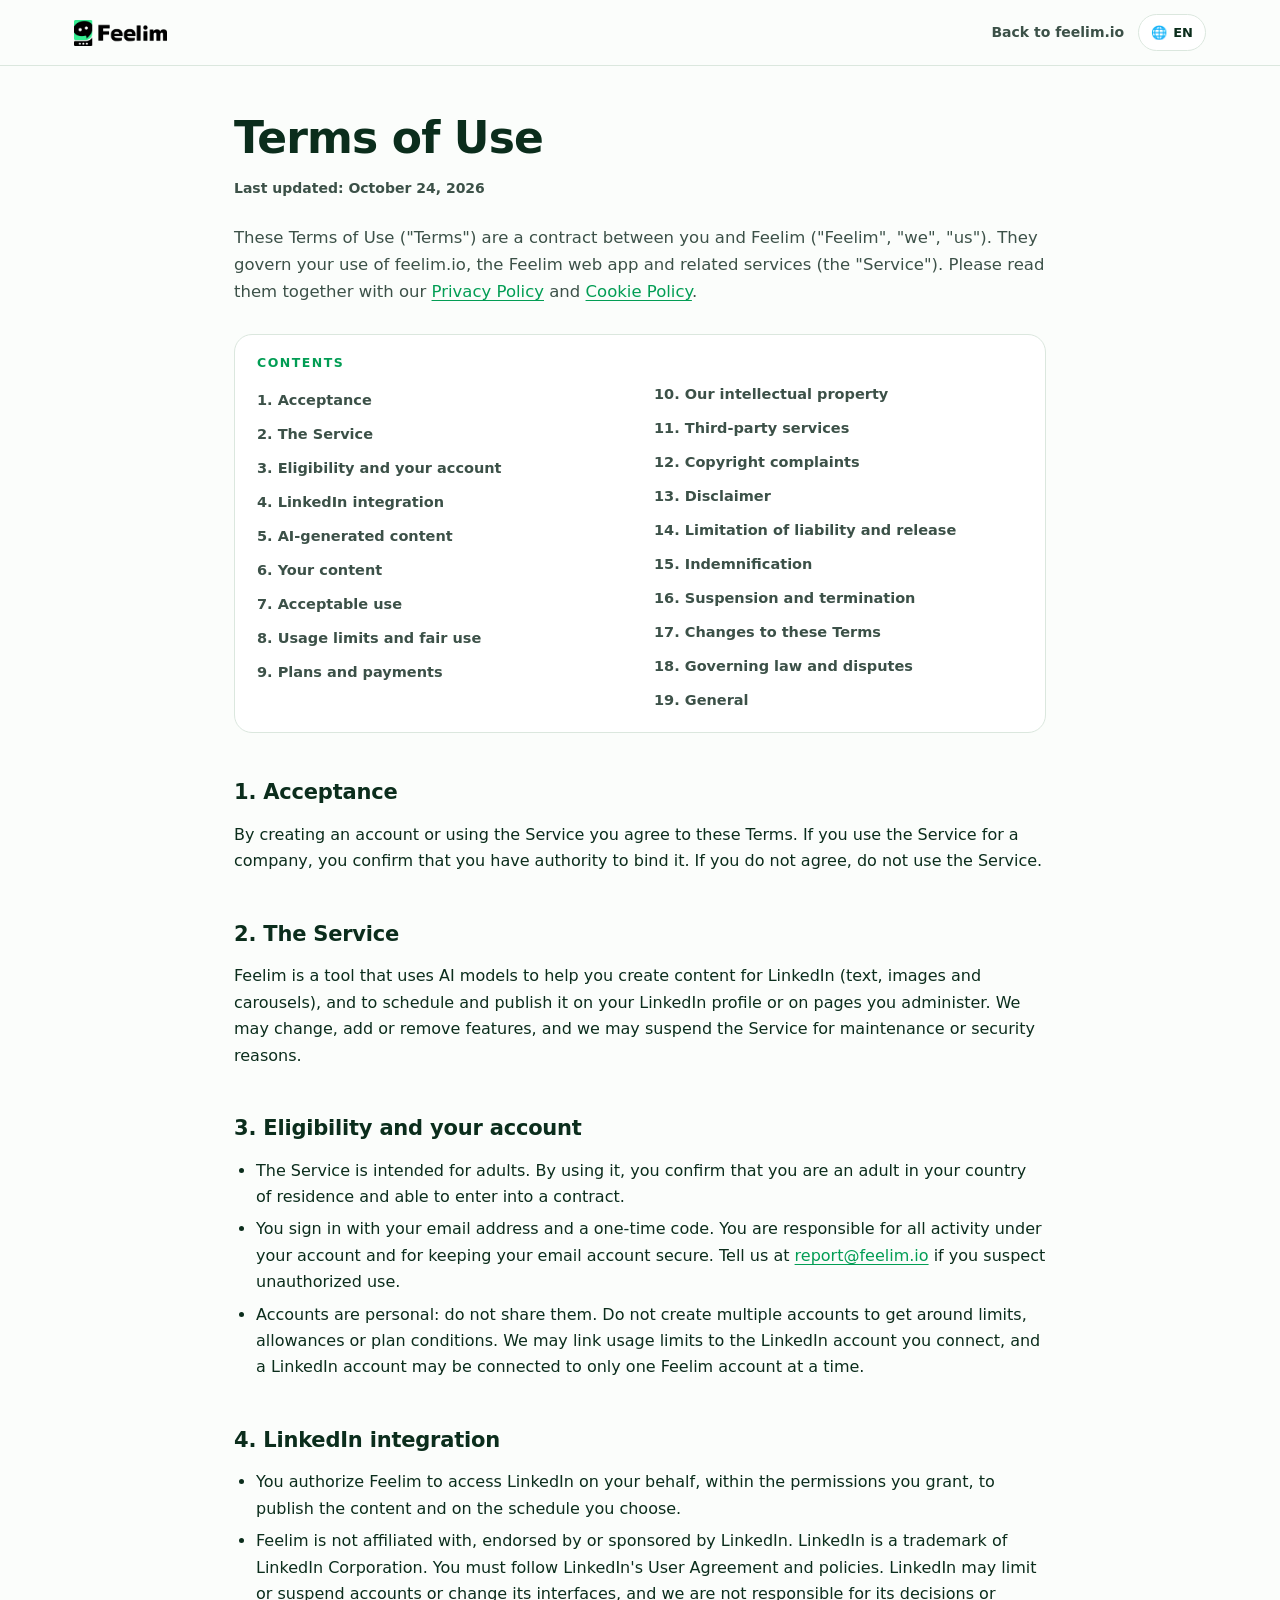
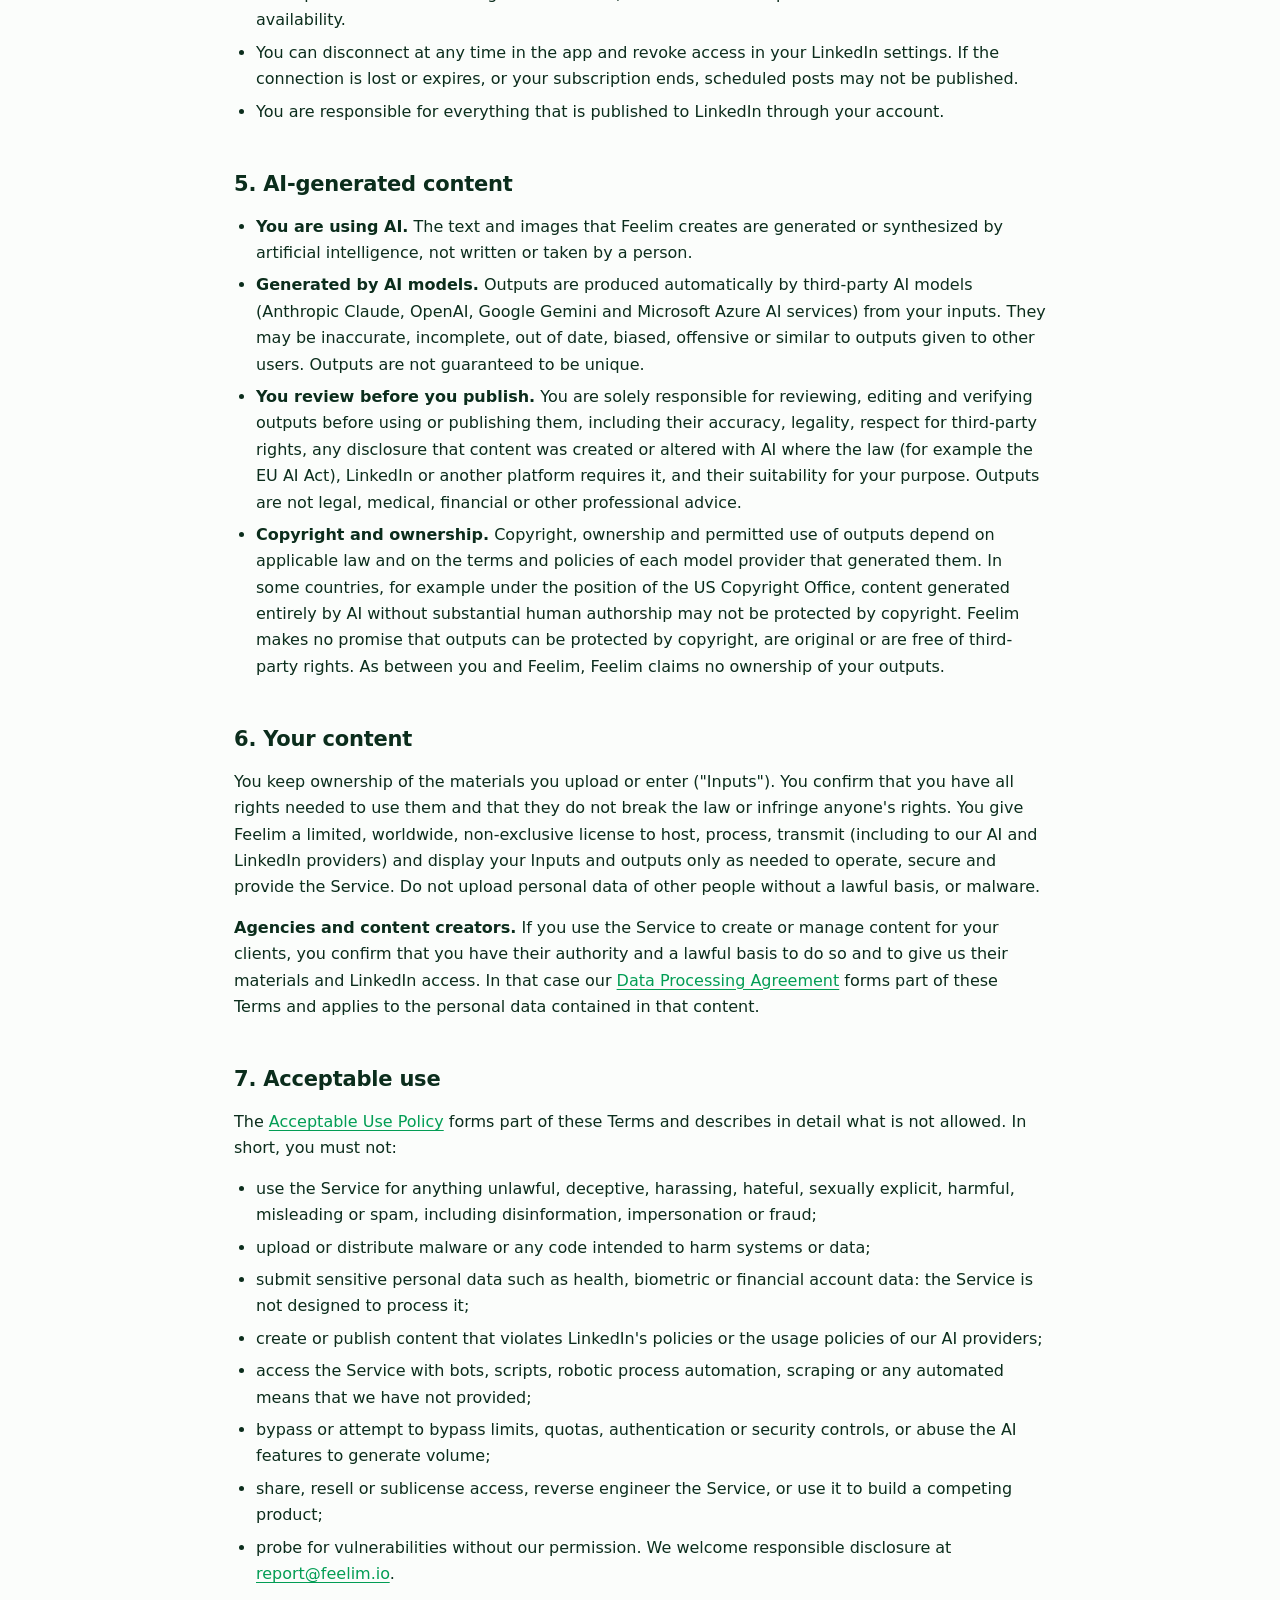
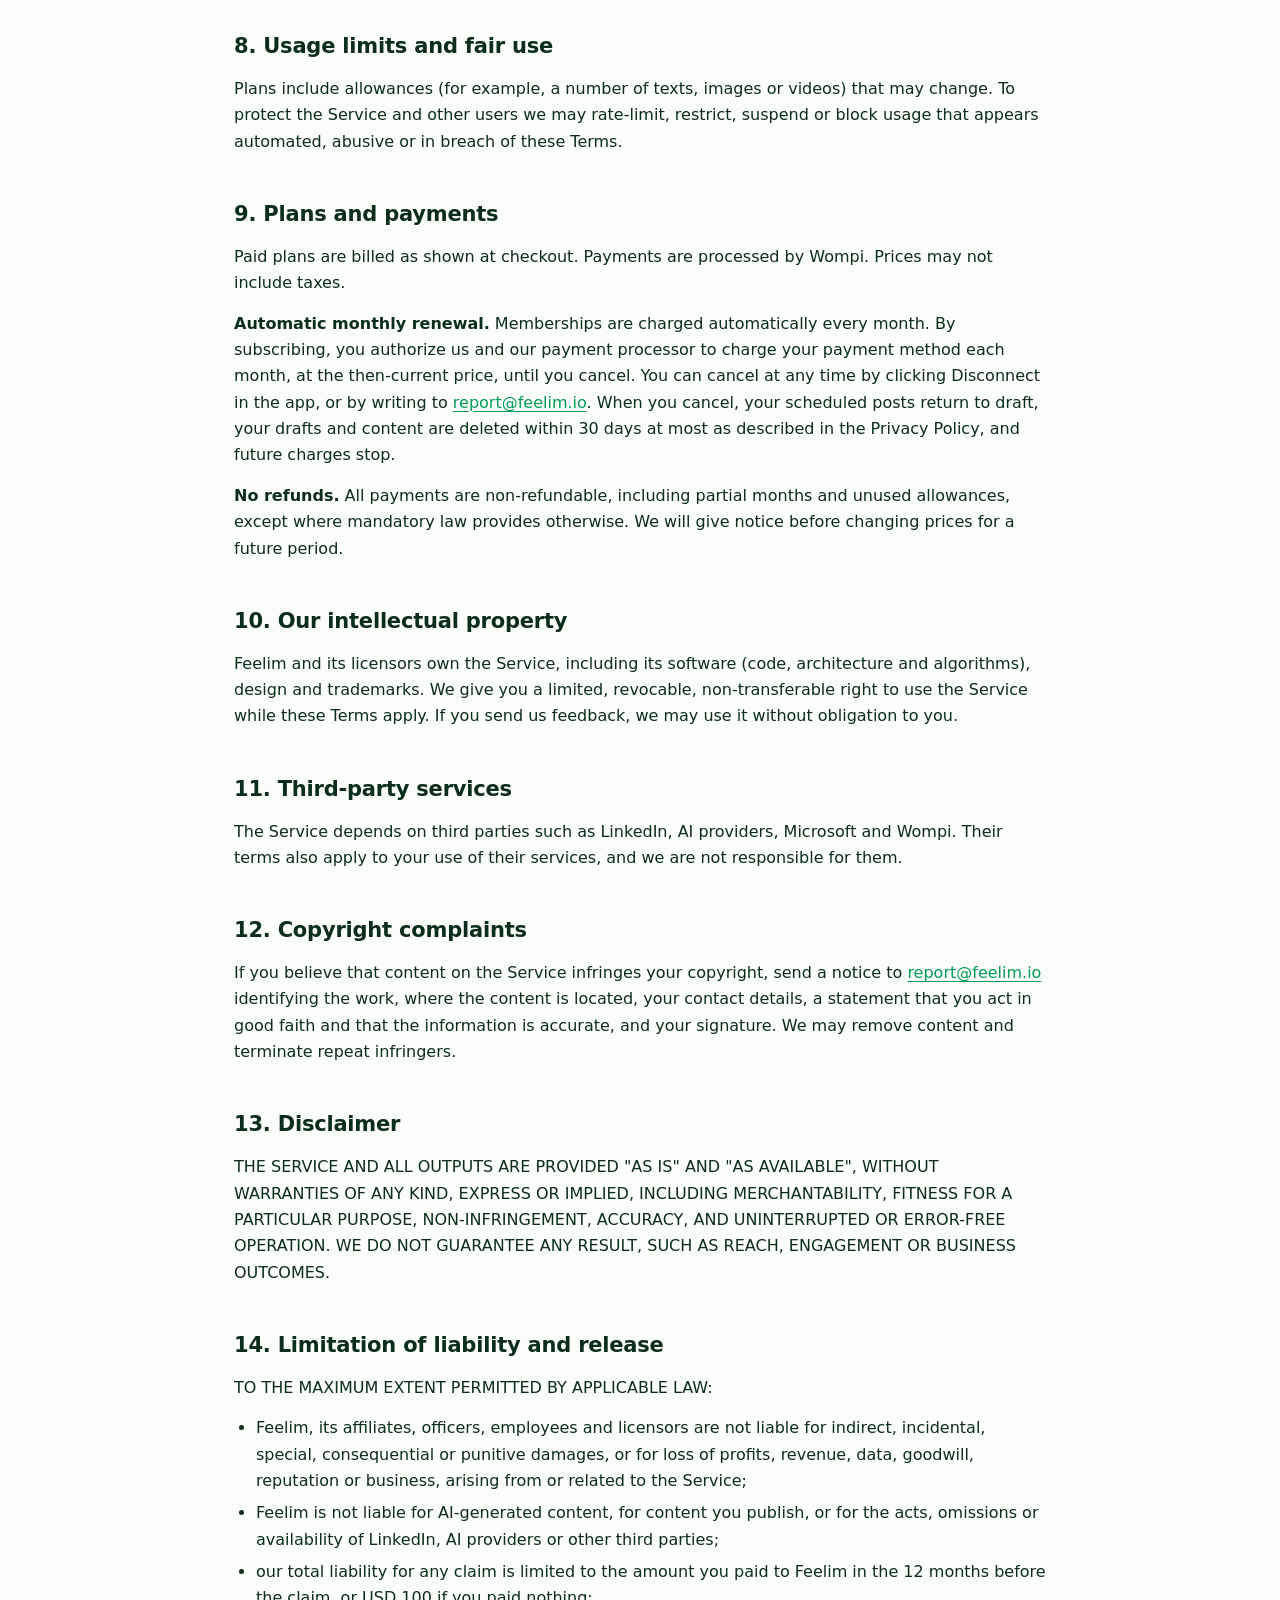
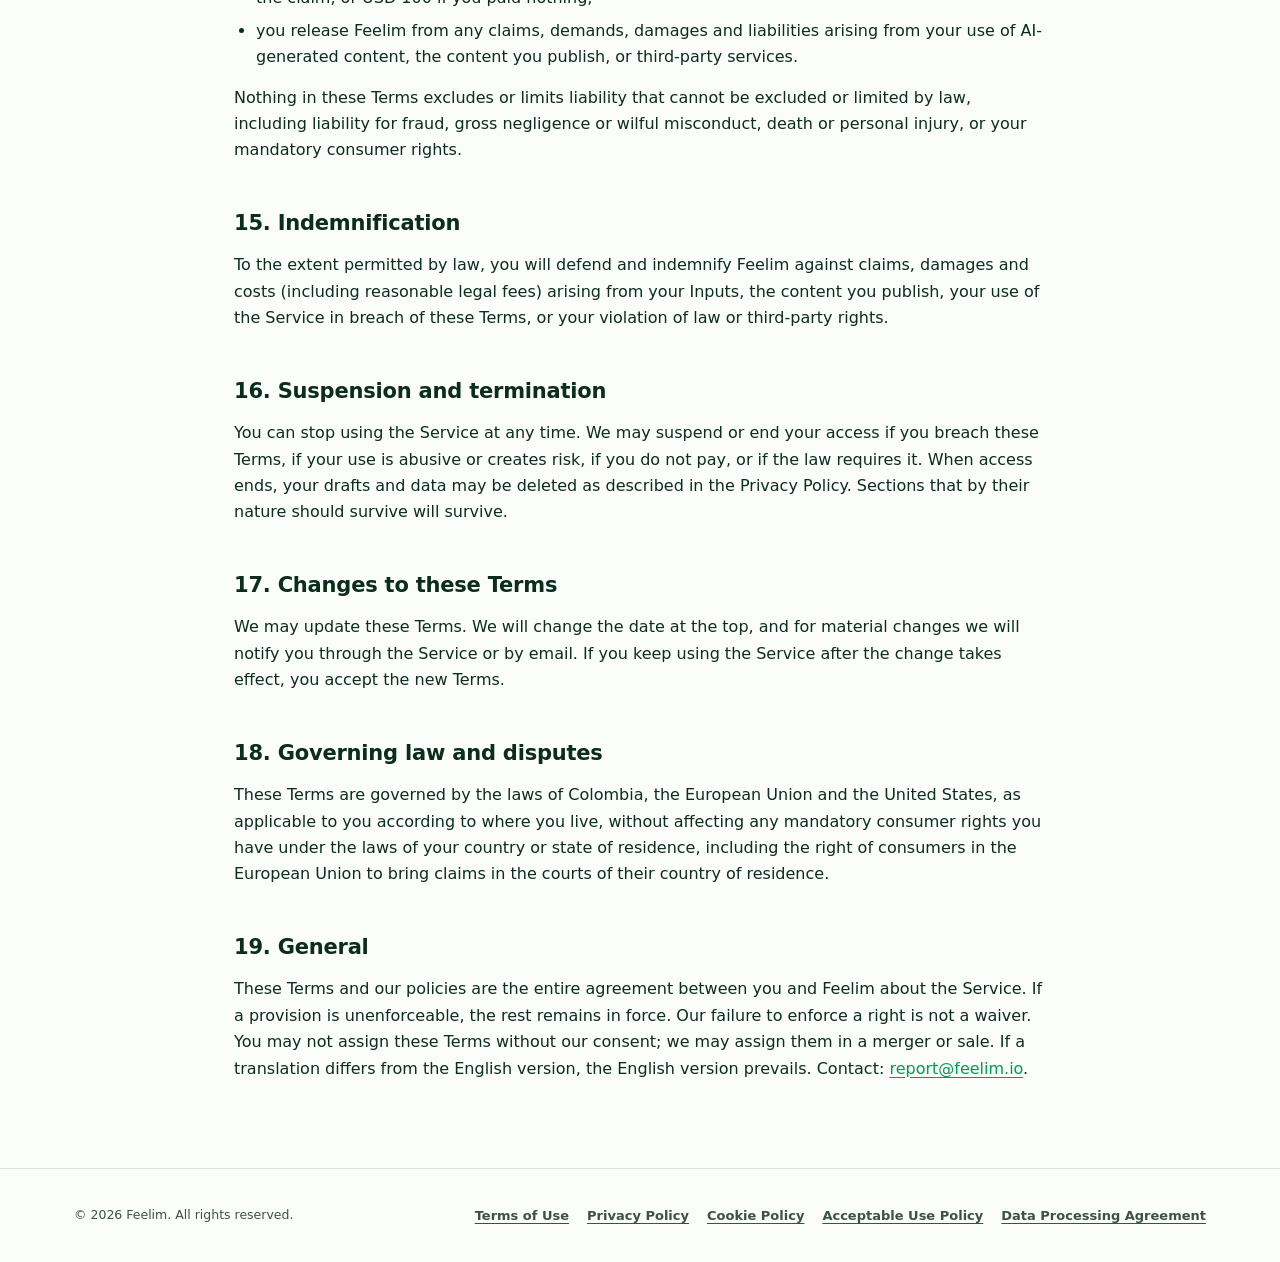
<file: terms/index.html>
<!DOCTYPE html>
<html lang="en">
<head>
<meta charset="UTF-8">
<meta name="viewport" content="width=device-width, initial-scale=1.0">
<title>Terms of Use – Feelim</title>
<meta name="description" content="The terms that apply when you use Feelim, including AI-generated content, LinkedIn publishing, payments and liability.">
<meta name="robots" content="index,follow">
<link rel="canonical" href="https://feelim.io/terms/">
<link rel="icon" type="image/png" href="https://feelim.io/favicon.png">
<link rel="stylesheet" href="../legal/legal.css">
</head>
<body>
<header>
  <div class="nav">
    <a class="brand" href="../" aria-label="Feelim">
      <img class="brand-logo-light" src="[data-uri]" alt="Feelim">
      <img class="brand-logo-dark" src="[data-uri]" alt="Feelim">
    </a>
    <div class="nav-right">
      <a class="back" href="../" data-shell="back">Back to feelim.io</a>
      <div class="lang-switch">
        <button class="lang-btn" id="langBtn" type="button" aria-haspopup="true" aria-expanded="false">
          <span aria-hidden="true">🌐</span> <span id="langCurrent">EN</span>
        </button>
        <div class="lang-menu" id="langMenu"><button type="button" data-lang="es">Español <span>ES</span></button><button type="button" data-lang="en">English <span>EN</span></button><button type="button" data-lang="fr">Français <span>FR</span></button><button type="button" data-lang="it">Italiano <span>IT</span></button></div>
      </div>
    </div>
  </div>
</header>
<main><div class="wrap"><article lang="es" data-lang="es" data-title="Términos de uso – Feelim" hidden><h1>Términos de uso</h1><p class="meta">Última actualización: 24 de octubre de 2026</p><div class="intro"><p>Estos Términos de uso («Términos») son un contrato entre tú y Feelim («Feelim», «nosotros»). Rigen el uso de feelim.io, de la aplicación web de Feelim y de los servicios relacionados (el «Servicio»). Léelos junto con nuestra <a href="../privacy/">Política de privacidad</a> y nuestra <a href="../cookies/">Política de cookies</a>.</p></div><nav class="toc" aria-label="Contenido"><b>Contenido</b><ol><li><a href="#es-acceptance">1. Aceptación</a></li><li><a href="#es-service">2. El Servicio</a></li><li><a href="#es-accounts">3. Elegibilidad y tu cuenta</a></li><li><a href="#es-linkedin">4. Integración con LinkedIn</a></li><li><a href="#es-ai">5. Contenido generado por IA</a></li><li><a href="#es-content">6. Tu contenido</a></li><li><a href="#es-use">7. Uso aceptable</a></li><li><a href="#es-limits">8. Límites de uso y uso justo</a></li><li><a href="#es-payments">9. Planes y pagos</a></li><li><a href="#es-ip">10. Nuestra propiedad intelectual</a></li><li><a href="#es-thirdparty">11. Servicios de terceros</a></li><li><a href="#es-copyright">12. Reclamos de derechos de autor</a></li><li><a href="#es-disclaimer">13. Exención de garantías</a></li><li><a href="#es-liability">14. Limitación de responsabilidad y renuncia</a></li><li><a href="#es-indemnity">15. Indemnización</a></li><li><a href="#es-termination">16. Suspensión y terminación</a></li><li><a href="#es-changes">17. Cambios en estos Términos</a></li><li><a href="#es-law">18. Ley aplicable y controversias</a></li><li><a href="#es-general">19. Disposiciones generales</a></li></ol></nav><section><h2 id="es-acceptance">1. Aceptación</h2>
<p>Al crear una cuenta o usar el Servicio aceptas estos Términos. Si usas el Servicio para una empresa, confirmas que tienes autoridad para obligarla. Si no estás de acuerdo, no uses el Servicio.</p></section><section><h2 id="es-service">2. El Servicio</h2>
<p>Feelim es una herramienta que usa modelos de IA para ayudarte a crear contenido para LinkedIn (textos, imágenes y carruseles) y a programarlo y publicarlo en tu perfil de LinkedIn o en las páginas que administras. Podemos cambiar, agregar o quitar funciones, y podemos suspender el Servicio por mantenimiento o por razones de seguridad.</p></section><section><h2 id="es-accounts">3. Elegibilidad y tu cuenta</h2>
<ul>
<li>El Servicio está dirigido a personas adultas. Al usarlo, confirmas que eres adulto en tu país de residencia y que puedes celebrar un contrato.</li>
<li>Inicias sesión con tu correo electrónico y un código de un solo uso. Eres responsable de toda la actividad de tu cuenta y de mantener seguro tu correo. Avísanos en <a href="mailto:report@feelim.io">report@feelim.io</a> si sospechas un uso no autorizado.</li>
<li>Las cuentas son personales: no las compartas. No crees varias cuentas para evadir límites, cupos o condiciones del plan. Podemos vincular los límites de uso a la cuenta de LinkedIn que conectes, y una cuenta de LinkedIn solo puede estar conectada a una cuenta de Feelim a la vez.</li>
</ul></section><section><h2 id="es-linkedin">4. Integración con LinkedIn</h2>
<ul>
<li>Autorizas a Feelim a acceder a LinkedIn en tu nombre, dentro de los permisos que otorgues, para publicar el contenido y en el calendario que elijas.</li>
<li>Feelim no está afiliada, respaldada ni patrocinada por LinkedIn. LinkedIn es una marca de LinkedIn Corporation. Debes cumplir el Acuerdo de Usuario y las políticas de LinkedIn. LinkedIn puede limitar o suspender cuentas o cambiar sus interfaces, y no somos responsables de sus decisiones ni de su disponibilidad.</li>
<li>Puedes desconectarte en cualquier momento desde la app y revocar el acceso en la configuración de LinkedIn. Si la conexión se pierde o vence, o si tu suscripción termina, es posible que las publicaciones programadas no se publiquen.</li>
<li>Eres responsable de todo lo que se publique en LinkedIn a través de tu cuenta.</li>
</ul></section><section><h2 id="es-ai">5. Contenido generado por IA</h2>
<ul>
<li><strong>Estás usando IA.</strong> Los textos e imágenes que crea Feelim los genera o sintetiza la inteligencia artificial; no los escribe ni los toma una persona.</li>
<li><strong>Generado por modelos de IA.</strong> Los resultados los producen automáticamente modelos de IA de terceros (Anthropic Claude, OpenAI, Google Gemini y los servicios de IA de Microsoft Azure) a partir de lo que ingresas. Pueden ser inexactos, incompletos, desactualizados, sesgados, ofensivos o similares a resultados entregados a otros usuarios. No se garantiza que los resultados sean únicos.</li>
<li><strong>Revisas antes de publicar.</strong> Eres el único responsable de revisar, editar y verificar los resultados antes de usarlos o publicarlos, incluida su exactitud, legalidad, respeto de los derechos de terceros, cualquier aviso de que el contenido fue creado o modificado con IA cuando lo exija la ley (por ejemplo, el Reglamento de IA de la UE), LinkedIn u otra plataforma, y su idoneidad para tu propósito. Los resultados no son asesoría legal, médica, financiera ni de otro tipo profesional.</li>
<li><strong>Derechos de autor y titularidad.</strong> Los derechos de autor, la titularidad y el uso permitido de los resultados dependen de la ley aplicable y de los términos y políticas de cada proveedor de modelos que los generó. En algunos países, por ejemplo según la postura de la Oficina de Derechos de Autor de EE. UU., el contenido generado totalmente por IA sin autoría humana sustancial puede no estar protegido por derechos de autor. Feelim no promete que los resultados puedan protegerse por derechos de autor, sean originales o estén libres de derechos de terceros. Entre tú y Feelim, Feelim no reclama titularidad sobre tus resultados.</li>
</ul></section><section><h2 id="es-content">6. Tu contenido</h2>
<p>Conservas la titularidad de los materiales que subes o ingresas («Insumos»). Confirmas que tienes todos los derechos necesarios para usarlos y que no infringen la ley ni los derechos de nadie. Das a Feelim una licencia limitada, mundial y no exclusiva para alojar, procesar, transmitir (incluso a nuestros proveedores de IA y de LinkedIn) y mostrar tus Insumos y resultados únicamente en la medida necesaria para operar, proteger y prestar el Servicio. No subas datos personales de otras personas sin una base legal, ni software malicioso.</p>
<p><strong>Agencias y creadores de contenido.</strong> Si usas el Servicio para crear o gestionar contenido para tus clientes, confirmas que tienes su autorización y una base legal para hacerlo y para entregarnos sus materiales y el acceso a su LinkedIn. En ese caso, nuestro <a href="../dpa/">Acuerdo de tratamiento de datos</a> forma parte de estos Términos y se aplica a los datos personales contenidos en ese contenido.</p></section><section><h2 id="es-use">7. Uso aceptable</h2>
<p>La <a href="../acceptable-use/">Política de uso aceptable</a> forma parte de estos Términos y describe en detalle lo que no está permitido. En resumen, no debes:</p>
<ul>
<li>usar el Servicio para nada ilegal, engañoso, acosador, de odio, sexualmente explícito, dañino, falso o spam, incluida la desinformación, la suplantación o el fraude;</li>
<li>subir o distribuir software malicioso o cualquier código destinado a dañar sistemas o datos;</li>
<li>enviar datos personales sensibles, como datos de salud, biométricos o de cuentas financieras: el Servicio no está diseñado para procesarlos;</li>
<li>crear o publicar contenido que infrinja las políticas de LinkedIn o las políticas de uso de nuestros proveedores de IA;</li>
<li>acceder al Servicio con bots, scripts, automatización robótica de procesos (RPA), scraping o cualquier medio automatizado que no te hayamos proporcionado;</li>
<li>eludir o intentar eludir límites, cupos, autenticación o controles de seguridad, o abusar de las funciones de IA para generar volumen;</li>
<li>compartir, revender o sublicenciar el acceso, aplicar ingeniería inversa al Servicio o usarlo para crear un producto competidor;</li>
<li>buscar vulnerabilidades sin nuestro permiso. Agradecemos la divulgación responsable en <a href="mailto:report@feelim.io">report@feelim.io</a>.</li>
</ul></section><section><h2 id="es-limits">8. Límites de uso y uso justo</h2>
<p>Los planes incluyen cupos (por ejemplo, una cantidad de textos, imágenes o videos) que pueden cambiar. Para proteger el Servicio y a otros usuarios, podemos limitar la frecuencia, restringir, suspender o bloquear el uso que parezca automatizado, abusivo o contrario a estos Términos.</p></section><section><h2 id="es-payments">9. Planes y pagos</h2>
<p>Los planes de pago se cobran como se muestra en el pago. Los pagos los procesa Wompi. Los precios pueden no incluir impuestos.</p>
<p><strong>Renovación mensual automática.</strong> Las membresías se cobran automáticamente cada mes. Al suscribirte, nos autorizas a nosotros y a nuestro procesador de pagos a cobrar a tu medio de pago cada mes, al precio vigente en ese momento, hasta que canceles. Puedes cancelar en cualquier momento haciendo clic en Desconectar en la app, o escribiendo a <a href="mailto:report@feelim.io">report@feelim.io</a>. Al cancelar, tus publicaciones programadas vuelven a borrador, tus borradores y contenido se eliminan en un máximo de 30 días como se describe en la Política de privacidad, y los cobros futuros se detienen.</p>
<p><strong>Sin reembolsos.</strong> Todos los pagos son no reembolsables, incluidos los meses parciales y los cupos no usados, salvo que una ley imperativa disponga otra cosa. Te avisaremos antes de cambiar los precios de un periodo futuro.</p></section><section><h2 id="es-ip">10. Nuestra propiedad intelectual</h2>
<p>Feelim y sus licenciantes son titulares del Servicio, incluidos su software (código, arquitectura y algoritmos), su diseño y sus marcas. Te otorgamos un derecho limitado, revocable e intransferible para usar el Servicio mientras estos Términos se apliquen. Si nos envías comentarios, podemos usarlos sin obligación hacia ti.</p></section><section><h2 id="es-thirdparty">11. Servicios de terceros</h2>
<p>El Servicio depende de terceros como LinkedIn, los proveedores de IA, Microsoft y Wompi. Sus términos también se aplican a tu uso de sus servicios, y no somos responsables de ellos.</p></section><section><h2 id="es-copyright">12. Reclamos de derechos de autor</h2>
<p>Si crees que el contenido del Servicio infringe tus derechos de autor, envía una notificación a <a href="mailto:report@feelim.io">report@feelim.io</a> que identifique la obra, dónde está el contenido, tus datos de contacto, una declaración de que actúas de buena fe y de que la información es exacta, y tu firma. Podemos retirar contenido y cancelar las cuentas de infractores reincidentes.</p></section><section><h2 id="es-disclaimer">13. Exención de garantías</h2>
<p>EL SERVICIO Y TODOS LOS RESULTADOS SE PROPORCIONAN «TAL CUAL» Y «SEGÚN DISPONIBILIDAD», SIN GARANTÍAS DE NINGÚN TIPO, EXPRESAS O IMPLÍCITAS, INCLUIDAS LA COMERCIABILIDAD, LA IDONEIDAD PARA UN FIN PARTICULAR, LA NO INFRACCIÓN, LA EXACTITUD Y EL FUNCIONAMIENTO ININTERRUMPIDO O SIN ERRORES. NO GARANTIZAMOS NINGÚN RESULTADO, COMO ALCANCE, INTERACCIÓN O RESULTADOS DE NEGOCIO.</p></section><section><h2 id="es-liability">14. Limitación de responsabilidad y renuncia</h2>
<p>EN LA MÁXIMA MEDIDA PERMITIDA POR LA LEY APLICABLE:</p>
<ul>
<li>Feelim, sus afiliadas, directivos, empleados y licenciantes no son responsables de daños indirectos, incidentales, especiales, consecuenciales o punitivos, ni de la pérdida de ganancias, ingresos, datos, buena reputación, imagen o negocio, que surjan del Servicio o se relacionen con él;</li>
<li>Feelim no es responsable del contenido generado por IA, del contenido que publiques, ni de los actos, omisiones o disponibilidad de LinkedIn, de los proveedores de IA o de otros terceros;</li>
<li>nuestra responsabilidad total por cualquier reclamo se limita al monto que hayas pagado a Feelim en los 12 meses anteriores al reclamo, o a USD 100 si no pagaste nada;</li>
<li>liberas a Feelim de cualquier reclamo, demanda, daño y responsabilidad que surja de tu uso del contenido generado por IA, del contenido que publiques o de servicios de terceros.</li>
</ul>
<p>Nada en estos Términos excluye o limita la responsabilidad que no pueda excluirse o limitarse por ley, incluida la responsabilidad por fraude, negligencia grave o dolo, muerte o lesiones personales, ni tus derechos imperativos como consumidor.</p></section><section><h2 id="es-indemnity">15. Indemnización</h2>
<p>En la medida permitida por la ley, defenderás e indemnizarás a Feelim frente a reclamos, daños y costos (incluidos honorarios legales razonables) que surjan de tus Insumos, del contenido que publiques, de tu uso del Servicio en incumplimiento de estos Términos o de tu violación de la ley o de derechos de terceros.</p></section><section><h2 id="es-termination">16. Suspensión y terminación</h2>
<p>Puedes dejar de usar el Servicio en cualquier momento. Podemos suspender o terminar tu acceso si incumples estos Términos, si tu uso es abusivo o genera riesgo, si no pagas, o si la ley lo exige. Cuando el acceso termina, tus borradores y datos pueden eliminarse como se describe en la Política de privacidad. Las secciones que por su naturaleza deban sobrevivir seguirán vigentes.</p></section><section><h2 id="es-changes">17. Cambios en estos Términos</h2>
<p>Podemos actualizar estos Términos. Cambiaremos la fecha que aparece arriba y, si los cambios son importantes, te avisaremos a través del Servicio o por correo. Si sigues usando el Servicio después de que el cambio entre en vigor, aceptas los nuevos Términos.</p></section><section><h2 id="es-law">18. Ley aplicable y controversias</h2>
<p>Estos Términos se rigen por las leyes de Colombia, la Unión Europea y Estados Unidos, según correspondan a ti de acuerdo con el lugar donde vives, sin afectar los derechos imperativos de consumidor que tengas según las leyes de tu país o estado de residencia, incluido el derecho de los consumidores de la Unión Europea a presentar reclamos ante los tribunales de su país de residencia.</p></section><section><h2 id="es-general">19. Disposiciones generales</h2>
<p>Estos Términos y nuestras políticas son el acuerdo completo entre tú y Feelim sobre el Servicio. Si una disposición no es ejecutable, el resto sigue vigente. Que no ejerzamos un derecho no significa que renunciemos a él. No puedes ceder estos Términos sin nuestro consentimiento; nosotros podemos cederlos en una fusión o venta. Si una traducción difiere de la versión en inglés, prevalece la versión en inglés. Contacto: <a href="mailto:report@feelim.io">report@feelim.io</a>.</p></section></article><article lang="en" data-lang="en" data-title="Terms of Use – Feelim"><h1>Terms of Use</h1><p class="meta">Last updated: October 24, 2026</p><div class="intro"><p>These Terms of Use ("Terms") are a contract between you and Feelim ("Feelim", "we", "us"). They govern your use of feelim.io, the Feelim web app and related services (the "Service"). Please read them together with our <a href="../privacy/">Privacy Policy</a> and <a href="../cookies/">Cookie Policy</a>.</p></div><nav class="toc" aria-label="Contents"><b>Contents</b><ol><li><a href="#en-acceptance">1. Acceptance</a></li><li><a href="#en-service">2. The Service</a></li><li><a href="#en-accounts">3. Eligibility and your account</a></li><li><a href="#en-linkedin">4. LinkedIn integration</a></li><li><a href="#en-ai">5. AI-generated content</a></li><li><a href="#en-content">6. Your content</a></li><li><a href="#en-use">7. Acceptable use</a></li><li><a href="#en-limits">8. Usage limits and fair use</a></li><li><a href="#en-payments">9. Plans and payments</a></li><li><a href="#en-ip">10. Our intellectual property</a></li><li><a href="#en-thirdparty">11. Third-party services</a></li><li><a href="#en-copyright">12. Copyright complaints</a></li><li><a href="#en-disclaimer">13. Disclaimer</a></li><li><a href="#en-liability">14. Limitation of liability and release</a></li><li><a href="#en-indemnity">15. Indemnification</a></li><li><a href="#en-termination">16. Suspension and termination</a></li><li><a href="#en-changes">17. Changes to these Terms</a></li><li><a href="#en-law">18. Governing law and disputes</a></li><li><a href="#en-general">19. General</a></li></ol></nav><section><h2 id="en-acceptance">1. Acceptance</h2>
<p>By creating an account or using the Service you agree to these Terms. If you use the Service for a company, you confirm that you have authority to bind it. If you do not agree, do not use the Service.</p></section><section><h2 id="en-service">2. The Service</h2>
<p>Feelim is a tool that uses AI models to help you create content for LinkedIn (text, images and carousels), and to schedule and publish it on your LinkedIn profile or on pages you administer. We may change, add or remove features, and we may suspend the Service for maintenance or security reasons.</p></section><section><h2 id="en-accounts">3. Eligibility and your account</h2>
<ul>
<li>The Service is intended for adults. By using it, you confirm that you are an adult in your country of residence and able to enter into a contract.</li>
<li>You sign in with your email address and a one-time code. You are responsible for all activity under your account and for keeping your email account secure. Tell us at <a href="mailto:report@feelim.io">report@feelim.io</a> if you suspect unauthorized use.</li>
<li>Accounts are personal: do not share them. Do not create multiple accounts to get around limits, allowances or plan conditions. We may link usage limits to the LinkedIn account you connect, and a LinkedIn account may be connected to only one Feelim account at a time.</li>
</ul></section><section><h2 id="en-linkedin">4. LinkedIn integration</h2>
<ul>
<li>You authorize Feelim to access LinkedIn on your behalf, within the permissions you grant, to publish the content and on the schedule you choose.</li>
<li>Feelim is not affiliated with, endorsed by or sponsored by LinkedIn. LinkedIn is a trademark of LinkedIn Corporation. You must follow LinkedIn's User Agreement and policies. LinkedIn may limit or suspend accounts or change its interfaces, and we are not responsible for its decisions or availability.</li>
<li>You can disconnect at any time in the app and revoke access in your LinkedIn settings. If the connection is lost or expires, or your subscription ends, scheduled posts may not be published.</li>
<li>You are responsible for everything that is published to LinkedIn through your account.</li>
</ul></section><section><h2 id="en-ai">5. AI-generated content</h2>
<ul>
<li><strong>You are using AI.</strong> The text and images that Feelim creates are generated or synthesized by artificial intelligence, not written or taken by a person.</li>
<li><strong>Generated by AI models.</strong> Outputs are produced automatically by third-party AI models (Anthropic Claude, OpenAI, Google Gemini and Microsoft Azure AI services) from your inputs. They may be inaccurate, incomplete, out of date, biased, offensive or similar to outputs given to other users. Outputs are not guaranteed to be unique.</li>
<li><strong>You review before you publish.</strong> You are solely responsible for reviewing, editing and verifying outputs before using or publishing them, including their accuracy, legality, respect for third-party rights, any disclosure that content was created or altered with AI where the law (for example the EU AI Act), LinkedIn or another platform requires it, and their suitability for your purpose. Outputs are not legal, medical, financial or other professional advice.</li>
<li><strong>Copyright and ownership.</strong> Copyright, ownership and permitted use of outputs depend on applicable law and on the terms and policies of each model provider that generated them. In some countries, for example under the position of the US Copyright Office, content generated entirely by AI without substantial human authorship may not be protected by copyright. Feelim makes no promise that outputs can be protected by copyright, are original or are free of third-party rights. As between you and Feelim, Feelim claims no ownership of your outputs.</li>
</ul></section><section><h2 id="en-content">6. Your content</h2>
<p>You keep ownership of the materials you upload or enter ("Inputs"). You confirm that you have all rights needed to use them and that they do not break the law or infringe anyone's rights. You give Feelim a limited, worldwide, non-exclusive license to host, process, transmit (including to our AI and LinkedIn providers) and display your Inputs and outputs only as needed to operate, secure and provide the Service. Do not upload personal data of other people without a lawful basis, or malware.</p>
<p><strong>Agencies and content creators.</strong> If you use the Service to create or manage content for your clients, you confirm that you have their authority and a lawful basis to do so and to give us their materials and LinkedIn access. In that case our <a href="../dpa/">Data Processing Agreement</a> forms part of these Terms and applies to the personal data contained in that content.</p></section><section><h2 id="en-use">7. Acceptable use</h2>
<p>The <a href="../acceptable-use/">Acceptable Use Policy</a> forms part of these Terms and describes in detail what is not allowed. In short, you must not:</p>
<ul>
<li>use the Service for anything unlawful, deceptive, harassing, hateful, sexually explicit, harmful, misleading or spam, including disinformation, impersonation or fraud;</li>
<li>upload or distribute malware or any code intended to harm systems or data;</li>
<li>submit sensitive personal data such as health, biometric or financial account data: the Service is not designed to process it;</li>
<li>create or publish content that violates LinkedIn's policies or the usage policies of our AI providers;</li>
<li>access the Service with bots, scripts, robotic process automation, scraping or any automated means that we have not provided;</li>
<li>bypass or attempt to bypass limits, quotas, authentication or security controls, or abuse the AI features to generate volume;</li>
<li>share, resell or sublicense access, reverse engineer the Service, or use it to build a competing product;</li>
<li>probe for vulnerabilities without our permission. We welcome responsible disclosure at <a href="mailto:report@feelim.io">report@feelim.io</a>.</li>
</ul></section><section><h2 id="en-limits">8. Usage limits and fair use</h2>
<p>Plans include allowances (for example, a number of texts, images or videos) that may change. To protect the Service and other users we may rate-limit, restrict, suspend or block usage that appears automated, abusive or in breach of these Terms.</p></section><section><h2 id="en-payments">9. Plans and payments</h2>
<p>Paid plans are billed as shown at checkout. Payments are processed by Wompi. Prices may not include taxes.</p>
<p><strong>Automatic monthly renewal.</strong> Memberships are charged automatically every month. By subscribing, you authorize us and our payment processor to charge your payment method each month, at the then-current price, until you cancel. You can cancel at any time by clicking Disconnect in the app, or by writing to <a href="mailto:report@feelim.io">report@feelim.io</a>. When you cancel, your scheduled posts return to draft, your drafts and content are deleted within 30 days at most as described in the Privacy Policy, and future charges stop.</p>
<p><strong>No refunds.</strong> All payments are non-refundable, including partial months and unused allowances, except where mandatory law provides otherwise. We will give notice before changing prices for a future period.</p></section><section><h2 id="en-ip">10. Our intellectual property</h2>
<p>Feelim and its licensors own the Service, including its software (code, architecture and algorithms), design and trademarks. We give you a limited, revocable, non-transferable right to use the Service while these Terms apply. If you send us feedback, we may use it without obligation to you.</p></section><section><h2 id="en-thirdparty">11. Third-party services</h2>
<p>The Service depends on third parties such as LinkedIn, AI providers, Microsoft and Wompi. Their terms also apply to your use of their services, and we are not responsible for them.</p></section><section><h2 id="en-copyright">12. Copyright complaints</h2>
<p>If you believe that content on the Service infringes your copyright, send a notice to <a href="mailto:report@feelim.io">report@feelim.io</a> identifying the work, where the content is located, your contact details, a statement that you act in good faith and that the information is accurate, and your signature. We may remove content and terminate repeat infringers.</p></section><section><h2 id="en-disclaimer">13. Disclaimer</h2>
<p>THE SERVICE AND ALL OUTPUTS ARE PROVIDED "AS IS" AND "AS AVAILABLE", WITHOUT WARRANTIES OF ANY KIND, EXPRESS OR IMPLIED, INCLUDING MERCHANTABILITY, FITNESS FOR A PARTICULAR PURPOSE, NON-INFRINGEMENT, ACCURACY, AND UNINTERRUPTED OR ERROR-FREE OPERATION. WE DO NOT GUARANTEE ANY RESULT, SUCH AS REACH, ENGAGEMENT OR BUSINESS OUTCOMES.</p></section><section><h2 id="en-liability">14. Limitation of liability and release</h2>
<p>TO THE MAXIMUM EXTENT PERMITTED BY APPLICABLE LAW:</p>
<ul>
<li>Feelim, its affiliates, officers, employees and licensors are not liable for indirect, incidental, special, consequential or punitive damages, or for loss of profits, revenue, data, goodwill, reputation or business, arising from or related to the Service;</li>
<li>Feelim is not liable for AI-generated content, for content you publish, or for the acts, omissions or availability of LinkedIn, AI providers or other third parties;</li>
<li>our total liability for any claim is limited to the amount you paid to Feelim in the 12 months before the claim, or USD 100 if you paid nothing;</li>
<li>you release Feelim from any claims, demands, damages and liabilities arising from your use of AI-generated content, the content you publish, or third-party services.</li>
</ul>
<p>Nothing in these Terms excludes or limits liability that cannot be excluded or limited by law, including liability for fraud, gross negligence or wilful misconduct, death or personal injury, or your mandatory consumer rights.</p></section><section><h2 id="en-indemnity">15. Indemnification</h2>
<p>To the extent permitted by law, you will defend and indemnify Feelim against claims, damages and costs (including reasonable legal fees) arising from your Inputs, the content you publish, your use of the Service in breach of these Terms, or your violation of law or third-party rights.</p></section><section><h2 id="en-termination">16. Suspension and termination</h2>
<p>You can stop using the Service at any time. We may suspend or end your access if you breach these Terms, if your use is abusive or creates risk, if you do not pay, or if the law requires it. When access ends, your drafts and data may be deleted as described in the Privacy Policy. Sections that by their nature should survive will survive.</p></section><section><h2 id="en-changes">17. Changes to these Terms</h2>
<p>We may update these Terms. We will change the date at the top, and for material changes we will notify you through the Service or by email. If you keep using the Service after the change takes effect, you accept the new Terms.</p></section><section><h2 id="en-law">18. Governing law and disputes</h2>
<p>These Terms are governed by the laws of Colombia, the European Union and the United States, as applicable to you according to where you live, without affecting any mandatory consumer rights you have under the laws of your country or state of residence, including the right of consumers in the European Union to bring claims in the courts of their country of residence.</p></section><section><h2 id="en-general">19. General</h2>
<p>These Terms and our policies are the entire agreement between you and Feelim about the Service. If a provision is unenforceable, the rest remains in force. Our failure to enforce a right is not a waiver. You may not assign these Terms without our consent; we may assign them in a merger or sale. If a translation differs from the English version, the English version prevails. Contact: <a href="mailto:report@feelim.io">report@feelim.io</a>.</p></section></article><article lang="fr" data-lang="fr" data-title="Conditions d&#x27;utilisation – Feelim" hidden><h1>Conditions d&#x27;utilisation</h1><p class="meta">Dernière mise à jour: 24 octobre 2026</p><div class="intro"><p>Les présentes Conditions d'utilisation (« Conditions ») sont un contrat entre vous et Feelim (« Feelim », « nous »). Elles régissent votre utilisation de feelim.io, de l'application web Feelim et des services associés (le « Service »). Lisez-les avec notre <a href="../privacy/">Politique de confidentialité</a> et notre <a href="../cookies/">Politique relative aux cookies</a>.</p></div><nav class="toc" aria-label="Sommaire"><b>Sommaire</b><ol><li><a href="#fr-acceptance">1. Acceptation</a></li><li><a href="#fr-service">2. Le Service</a></li><li><a href="#fr-accounts">3. Éligibilité et votre compte</a></li><li><a href="#fr-linkedin">4. Intégration LinkedIn</a></li><li><a href="#fr-ai">5. Contenu généré par l&#x27;IA</a></li><li><a href="#fr-content">6. Votre contenu</a></li><li><a href="#fr-use">7. Utilisation acceptable</a></li><li><a href="#fr-limits">8. Limites d&#x27;utilisation et usage raisonnable</a></li><li><a href="#fr-payments">9. Formules et paiements</a></li><li><a href="#fr-ip">10. Notre propriété intellectuelle</a></li><li><a href="#fr-thirdparty">11. Services tiers</a></li><li><a href="#fr-copyright">12. Réclamations relatives au droit d&#x27;auteur</a></li><li><a href="#fr-disclaimer">13. Exclusion de garanties</a></li><li><a href="#fr-liability">14. Limitation de responsabilité et renonciation</a></li><li><a href="#fr-indemnity">15. Indemnisation</a></li><li><a href="#fr-termination">16. Suspension et résiliation</a></li><li><a href="#fr-changes">17. Modifications de ces Conditions</a></li><li><a href="#fr-law">18. Droit applicable et litiges</a></li><li><a href="#fr-general">19. Dispositions générales</a></li></ol></nav><section><h2 id="fr-acceptance">1. Acceptation</h2>
<p>En créant un compte ou en utilisant le Service, vous acceptez ces Conditions. Si vous utilisez le Service pour une entreprise, vous confirmez avoir le pouvoir de l'engager. Si vous n'êtes pas d'accord, n'utilisez pas le Service.</p></section><section><h2 id="fr-service">2. Le Service</h2>
<p>Feelim est un outil qui utilise des modèles d'IA pour vous aider à créer du contenu pour LinkedIn (textes, images et carrousels), et à le programmer et le publier sur votre profil LinkedIn ou sur les pages que vous administrez. Nous pouvons modifier, ajouter ou retirer des fonctionnalités, et suspendre le Service pour des raisons de maintenance ou de sécurité.</p></section><section><h2 id="fr-accounts">3. Éligibilité et votre compte</h2>
<ul>
<li>Le Service s'adresse aux adultes. En l'utilisant, vous confirmez être adulte dans votre pays de résidence et capable de conclure un contrat.</li>
<li>Vous vous connectez avec votre adresse e-mail et un code à usage unique. Vous êtes responsable de toute l'activité de votre compte et de la sécurité de votre messagerie. Prévenez-nous à <a href="mailto:report@feelim.io">report@feelim.io</a> si vous soupçonnez une utilisation non autorisée.</li>
<li>Les comptes sont personnels : ne les partagez pas. Ne créez pas plusieurs comptes pour contourner les limites, quotas ou conditions de la formule. Nous pouvons lier les limites d'utilisation au compte LinkedIn que vous connectez, et un compte LinkedIn ne peut être connecté qu'à un seul compte Feelim à la fois.</li>
</ul></section><section><h2 id="fr-linkedin">4. Intégration LinkedIn</h2>
<ul>
<li>Vous autorisez Feelim à accéder à LinkedIn en votre nom, dans le cadre des autorisations que vous accordez, pour publier le contenu et selon le calendrier que vous choisissez.</li>
<li>Feelim n'est ni affiliée à LinkedIn, ni approuvée ou parrainée par elle. LinkedIn est une marque de LinkedIn Corporation. Vous devez respecter le contrat d'utilisation et les politiques de LinkedIn. LinkedIn peut limiter ou suspendre des comptes ou modifier ses interfaces, et nous ne sommes pas responsables de ses décisions ni de sa disponibilité.</li>
<li>Vous pouvez vous déconnecter à tout moment dans l'application et révoquer l'accès dans vos paramètres LinkedIn. Si la connexion est perdue ou expire, ou si votre abonnement prend fin, les publications programmées peuvent ne pas être publiées.</li>
<li>Vous êtes responsable de tout ce qui est publié sur LinkedIn via votre compte.</li>
</ul></section><section><h2 id="fr-ai">5. Contenu généré par l&#x27;IA</h2>
<ul>
<li><strong>Vous utilisez de l'IA.</strong> Les textes et images créés par Feelim sont générés ou synthétisés par une intelligence artificielle, et non écrits ou prélevés par une personne.</li>
<li><strong>Générés par des modèles d'IA.</strong> Les résultats sont produits automatiquement par des modèles d'IA de tiers (Anthropic Claude, OpenAI, Google Gemini et services d'IA de Microsoft Azure) à partir de vos données. Ils peuvent être inexacts, incomplets, obsolètes, biaisés, choquants ou similaires à des résultats fournis à d'autres utilisateurs. L'unicité des résultats n'est pas garantie.</li>
<li><strong>Vous relisez avant de publier.</strong> Vous êtes seul responsable de la relecture, de la modification et de la vérification des résultats avant de les utiliser ou de les publier, y compris leur exactitude, leur légalité, le respect des droits des tiers, toute mention indiquant que le contenu a été créé ou modifié avec l'IA lorsque la loi (par exemple le règlement européen sur l'IA), LinkedIn ou une autre plateforme l'exige, et leur adéquation à votre objectif. Les résultats ne constituent pas un conseil juridique, médical, financier ou professionnel d'une autre nature.</li>
<li><strong>Droits d'auteur et propriété.</strong> Les droits d'auteur, la propriété et l'usage autorisé des résultats dépendent de la loi applicable et des conditions et politiques de chaque fournisseur de modèle qui les a générés. Dans certains pays, par exemple selon la position du US Copyright Office, un contenu entièrement généré par l'IA sans contribution créative humaine substantielle peut ne pas être protégé par le droit d'auteur. Feelim ne promet pas que les résultats puissent être protégés par le droit d'auteur, soient originaux ou exempts de droits de tiers. Entre vous et Feelim, Feelim ne revendique aucun droit de propriété sur vos résultats.</li>
</ul></section><section><h2 id="fr-content">6. Votre contenu</h2>
<p>Vous restez propriétaire des éléments que vous téléversez ou saisissez (« Données saisies »). Vous confirmez disposer de tous les droits nécessaires pour les utiliser et qu'ils n'enfreignent ni la loi ni les droits de quiconque. Vous accordez à Feelim une licence limitée, mondiale et non exclusive pour héberger, traiter, transmettre (y compris à nos fournisseurs d'IA et à LinkedIn) et afficher vos Données saisies et vos résultats uniquement dans la mesure nécessaire pour exploiter, sécuriser et fournir le Service. Ne téléversez pas de données personnelles d'autres personnes sans base légale, ni de logiciels malveillants.</p>
<p><strong>Agences et créateurs de contenu.</strong> Si vous utilisez le Service pour créer ou gérer du contenu pour vos clients, vous confirmez disposer de leur autorisation et d'une base légale pour le faire et pour nous remettre leurs éléments et l'accès à leur LinkedIn. Dans ce cas, notre <a href="../dpa/">Accord de traitement des données</a> fait partie de ces Conditions et s'applique aux données personnelles contenues dans ce contenu.</p></section><section><h2 id="fr-use">7. Utilisation acceptable</h2>
<p>La <a href="../acceptable-use/">Politique d'utilisation acceptable</a> fait partie de ces Conditions et décrit en détail ce qui n'est pas autorisé. En résumé, vous ne devez pas :</p>
<ul>
<li>utiliser le Service pour quoi que ce soit d'illégal, trompeur, harcelant, haineux, sexuellement explicite, nuisible, mensonger ou de spam, y compris la désinformation, l'usurpation d'identité ou la fraude ;</li>
<li>téléverser ou diffuser des logiciels malveillants ou tout code destiné à nuire aux systèmes ou aux données ;</li>
<li>envoyer des données personnelles sensibles telles que des données de santé, biométriques ou de comptes financiers : le Service n'est pas conçu pour les traiter ;</li>
<li>créer ou publier du contenu qui enfreint les politiques de LinkedIn ou les politiques d'utilisation de nos fournisseurs d'IA ;</li>
<li>accéder au Service avec des robots, scripts, automatisation robotisée des processus (RPA), scraping ou tout moyen automatisé que nous ne vous avons pas fourni ;</li>
<li>contourner ou tenter de contourner les limites, quotas, l'authentification ou les contrôles de sécurité, ou abuser des fonctions d'IA pour générer du volume ;</li>
<li>partager, revendre ou concéder en sous-licence l'accès, procéder à l'ingénierie inverse du Service ou l'utiliser pour créer un produit concurrent ;</li>
<li>rechercher des vulnérabilités sans notre autorisation. Nous accueillons favorablement la divulgation responsable à <a href="mailto:report@feelim.io">report@feelim.io</a>.</li>
</ul></section><section><h2 id="fr-limits">8. Limites d&#x27;utilisation et usage raisonnable</h2>
<p>Les formules incluent des quotas (par exemple un nombre de textes, d'images ou de vidéos) qui peuvent évoluer. Pour protéger le Service et les autres utilisateurs, nous pouvons limiter le débit, restreindre, suspendre ou bloquer l'utilisation qui semble automatisée, abusive ou contraire à ces Conditions.</p></section><section><h2 id="fr-payments">9. Formules et paiements</h2>
<p>Les formules payantes sont facturées comme indiqué au moment du paiement. Les paiements sont traités par Wompi. Les prix peuvent ne pas inclure les taxes.</p>
<p><strong>Renouvellement mensuel automatique.</strong> Les abonnements sont débités automatiquement chaque mois. En vous abonnant, vous nous autorisez, ainsi que notre prestataire de paiement, à débiter votre moyen de paiement chaque mois, au prix en vigueur à ce moment-là, jusqu'à votre résiliation. Vous pouvez résilier à tout moment en cliquant sur Déconnecter dans l'application, ou en écrivant à <a href="mailto:report@feelim.io">report@feelim.io</a>. En cas de résiliation, vos publications programmées repassent en brouillon, vos brouillons et contenus sont supprimés dans un délai maximal de 30 jours comme décrit dans la Politique de confidentialité, et les prélèvements futurs cessent.</p>
<p><strong>Aucun remboursement.</strong> Tous les paiements sont non remboursables, y compris les mois partiels et les quotas non utilisés, sauf disposition légale impérative contraire. Nous vous préviendrons avant de modifier les prix d'une période future.</p></section><section><h2 id="fr-ip">10. Notre propriété intellectuelle</h2>
<p>Feelim et ses concédants détiennent le Service, y compris son logiciel (code, architecture et algorithmes), sa conception et ses marques. Nous vous accordons un droit limité, révocable et non transférable d'utiliser le Service tant que ces Conditions s'appliquent. Si vous nous envoyez des commentaires, nous pouvons les utiliser sans obligation envers vous.</p></section><section><h2 id="fr-thirdparty">11. Services tiers</h2>
<p>Le Service dépend de tiers tels que LinkedIn, les fournisseurs d'IA, Microsoft et Wompi. Leurs conditions s'appliquent aussi à votre utilisation de leurs services, et nous n'en sommes pas responsables.</p></section><section><h2 id="fr-copyright">12. Réclamations relatives au droit d&#x27;auteur</h2>
<p>Si vous estimez que du contenu du Service porte atteinte à vos droits d'auteur, envoyez une notification à <a href="mailto:report@feelim.io">report@feelim.io</a> identifiant l'œuvre, l'emplacement du contenu, vos coordonnées, une déclaration de bonne foi et d'exactitude des informations, ainsi que votre signature. Nous pouvons retirer du contenu et résilier les comptes des contrevenants récidivistes.</p></section><section><h2 id="fr-disclaimer">13. Exclusion de garanties</h2>
<p>LE SERVICE ET TOUS LES RÉSULTATS SONT FOURNIS « EN L'ÉTAT » ET « SELON LA DISPONIBILITÉ », SANS GARANTIE D'AUCUNE SORTE, EXPRESSE OU IMPLICITE, Y COMPRIS LA QUALITÉ MARCHANDE, L'ADÉQUATION À UN USAGE PARTICULIER, L'ABSENCE DE CONTREFAÇON, L'EXACTITUDE ET LE FONCTIONNEMENT ININTERROMPU OU SANS ERREUR. NOUS NE GARANTISSONS AUCUN RÉSULTAT, TEL QUE LA PORTÉE, L'ENGAGEMENT OU DES RÉSULTATS COMMERCIAUX.</p></section><section><h2 id="fr-liability">14. Limitation de responsabilité et renonciation</h2>
<p>DANS TOUTE LA MESURE PERMISE PAR LA LOI APPLICABLE :</p>
<ul>
<li>Feelim, ses sociétés affiliées, dirigeants, employés et concédants ne sont pas responsables des dommages indirects, accessoires, spéciaux, consécutifs ou punitifs, ni de la perte de bénéfices, de revenus, de données, de clientèle, de réputation ou d'activité, découlant du Service ou liés à celui-ci ;</li>
<li>Feelim n'est pas responsable du contenu généré par l'IA, du contenu que vous publiez, ni des actes, omissions ou de la disponibilité de LinkedIn, des fournisseurs d'IA ou d'autres tiers ;</li>
<li>notre responsabilité totale pour toute réclamation est limitée au montant que vous avez payé à Feelim au cours des 12 mois précédant la réclamation, ou à 100 USD si vous n'avez rien payé ;</li>
<li>vous libérez Feelim de toute réclamation, demande, dommage et responsabilité découlant de votre utilisation du contenu généré par l'IA, du contenu que vous publiez ou des services de tiers.</li>
</ul>
<p>Rien dans ces Conditions n'exclut ni ne limite une responsabilité qui ne peut être exclue ou limitée par la loi, y compris la responsabilité en cas de fraude, de faute lourde ou intentionnelle, de décès ou de dommage corporel, ni vos droits impératifs de consommateur.</p></section><section><h2 id="fr-indemnity">15. Indemnisation</h2>
<p>Dans la mesure permise par la loi, vous défendrez et indemniserez Feelim contre les réclamations, dommages et frais (y compris les honoraires juridiques raisonnables) découlant de vos Données saisies, du contenu que vous publiez, de votre utilisation du Service en violation de ces Conditions ou de votre violation de la loi ou des droits de tiers.</p></section><section><h2 id="fr-termination">16. Suspension et résiliation</h2>
<p>Vous pouvez cesser d'utiliser le Service à tout moment. Nous pouvons suspendre ou mettre fin à votre accès si vous enfreignez ces Conditions, si votre utilisation est abusive ou crée un risque, si vous ne payez pas, ou si la loi l'exige. Lorsque l'accès prend fin, vos brouillons et données peuvent être supprimés comme décrit dans la Politique de confidentialité. Les sections qui, par nature, doivent survivre resteront en vigueur.</p></section><section><h2 id="fr-changes">17. Modifications de ces Conditions</h2>
<p>Nous pouvons mettre à jour ces Conditions. Nous modifierons la date en haut de la page et, pour les changements importants, nous vous en informerons via le Service ou par e-mail. Si vous continuez à utiliser le Service après l'entrée en vigueur du changement, vous acceptez les nouvelles Conditions.</p></section><section><h2 id="fr-law">18. Droit applicable et litiges</h2>
<p>Ces Conditions sont régies par les lois de la Colombie, de l'Union européenne et des États-Unis, telles qu'elles vous sont applicables selon votre lieu de résidence, sans préjudice des droits impératifs de consommateur dont vous bénéficiez en vertu des lois de votre pays ou État de résidence, y compris le droit des consommateurs de l'Union européenne de saisir les tribunaux de leur pays de résidence.</p></section><section><h2 id="fr-general">19. Dispositions générales</h2>
<p>Ces Conditions et nos politiques constituent l'intégralité de l'accord entre vous et Feelim concernant le Service. Si une disposition est inapplicable, le reste demeure en vigueur. Notre absence d'exercice d'un droit ne vaut pas renonciation. Vous ne pouvez pas céder ces Conditions sans notre accord ; nous pouvons les céder en cas de fusion ou de vente. Si une traduction diffère de la version anglaise, la version anglaise prévaut. Contact : <a href="mailto:report@feelim.io">report@feelim.io</a>.</p></section></article><article lang="it" data-lang="it" data-title="Termini di utilizzo – Feelim" hidden><h1>Termini di utilizzo</h1><p class="meta">Ultimo aggiornamento: 24 ottobre 2026</p><div class="intro"><p>I presenti Termini di utilizzo («Termini») costituiscono un contratto tra te e Feelim («Feelim», «noi»). Regolano l'uso di feelim.io, dell'applicazione web di Feelim e dei servizi correlati (il «Servizio»). Leggili insieme alla nostra <a href="../privacy/">Informativa sulla privacy</a> e alla nostra <a href="../cookies/">Informativa sui cookie</a>.</p></div><nav class="toc" aria-label="Indice"><b>Indice</b><ol><li><a href="#it-acceptance">1. Accettazione</a></li><li><a href="#it-service">2. Il Servizio</a></li><li><a href="#it-accounts">3. Idoneità e il tuo account</a></li><li><a href="#it-linkedin">4. Integrazione con LinkedIn</a></li><li><a href="#it-ai">5. Contenuti generati dall&#x27;IA</a></li><li><a href="#it-content">6. I tuoi contenuti</a></li><li><a href="#it-use">7. Utilizzo accettabile</a></li><li><a href="#it-limits">8. Limiti di utilizzo e uso corretto</a></li><li><a href="#it-payments">9. Piani e pagamenti</a></li><li><a href="#it-ip">10. La nostra proprietà intellettuale</a></li><li><a href="#it-thirdparty">11. Servizi di terzi</a></li><li><a href="#it-copyright">12. Reclami sul diritto d&#x27;autore</a></li><li><a href="#it-disclaimer">13. Esclusione di garanzie</a></li><li><a href="#it-liability">14. Limitazione di responsabilità e rinuncia</a></li><li><a href="#it-indemnity">15. Manleva</a></li><li><a href="#it-termination">16. Sospensione e cessazione</a></li><li><a href="#it-changes">17. Modifiche ai presenti Termini</a></li><li><a href="#it-law">18. Legge applicabile e controversie</a></li><li><a href="#it-general">19. Disposizioni generali</a></li></ol></nav><section><h2 id="it-acceptance">1. Accettazione</h2>
<p>Creando un account o utilizzando il Servizio accetti i presenti Termini. Se usi il Servizio per conto di un'azienda, confermi di avere l'autorità di vincolarla. Se non sei d'accordo, non utilizzare il Servizio.</p></section><section><h2 id="it-service">2. Il Servizio</h2>
<p>Feelim è uno strumento che utilizza modelli di IA per aiutarti a creare contenuti per LinkedIn (testi, immagini e caroselli), a programmarli e a pubblicarli sul tuo profilo LinkedIn o sulle pagine che amministri. Possiamo modificare, aggiungere o rimuovere funzioni e sospendere il Servizio per motivi di manutenzione o di sicurezza.</p></section><section><h2 id="it-accounts">3. Idoneità e il tuo account</h2>
<ul>
<li>Il Servizio è destinato agli adulti. Utilizzandolo, confermi di essere un adulto nel tuo paese di residenza e di poter stipulare un contratto.</li>
<li>Accedi con il tuo indirizzo e-mail e un codice monouso. Sei responsabile di tutta l'attività svolta con il tuo account e della sicurezza della tua casella e-mail. Avvisaci a <a href="mailto:report@feelim.io">report@feelim.io</a> se sospetti un uso non autorizzato.</li>
<li>Gli account sono personali: non condividerli. Non creare più account per aggirare limiti, quote o condizioni del piano. Possiamo collegare i limiti di utilizzo all'account LinkedIn che colleghi, e un account LinkedIn può essere collegato a un solo account Feelim alla volta.</li>
</ul></section><section><h2 id="it-linkedin">4. Integrazione con LinkedIn</h2>
<ul>
<li>Autorizzi Feelim ad accedere a LinkedIn per tuo conto, nei limiti delle autorizzazioni che concedi, per pubblicare i contenuti e secondo il calendario che scegli.</li>
<li>Feelim non è affiliata, approvata né sponsorizzata da LinkedIn. LinkedIn è un marchio di LinkedIn Corporation. Devi rispettare il Contratto d'uso e le politiche di LinkedIn. LinkedIn può limitare o sospendere account o modificare le proprie interfacce, e non siamo responsabili delle sue decisioni né della sua disponibilità.</li>
<li>Puoi scollegarti in qualsiasi momento dall'app e revocare l'accesso nelle impostazioni di LinkedIn. Se la connessione viene persa o scade, o se il tuo abbonamento termina, i post programmati potrebbero non essere pubblicati.</li>
<li>Sei responsabile di tutto ciò che viene pubblicato su LinkedIn tramite il tuo account.</li>
</ul></section><section><h2 id="it-ai">5. Contenuti generati dall&#x27;IA</h2>
<ul>
<li><strong>Stai utilizzando l'IA.</strong> I testi e le immagini creati da Feelim sono generati o sintetizzati dall'intelligenza artificiale, non scritti né ripresi da una persona.</li>
<li><strong>Generati da modelli di IA.</strong> I risultati sono prodotti automaticamente da modelli di IA di terzi (Anthropic Claude, OpenAI, Google Gemini e servizi di IA di Microsoft Azure) a partire dai tuoi input. Possono essere inesatti, incompleti, obsoleti, distorti, offensivi o simili a risultati forniti ad altri utenti. Non è garantito che i risultati siano unici.</li>
<li><strong>Verifichi prima di pubblicare.</strong> Sei l'unico responsabile della revisione, della modifica e della verifica dei risultati prima di usarli o pubblicarli, comprese la loro esattezza, liceità, il rispetto dei diritti di terzi, qualsiasi indicazione che il contenuto è stato creato o modificato con l'IA quando la legge (ad esempio il Regolamento UE sull'IA), LinkedIn o un'altra piattaforma lo richiedano, e la loro idoneità al tuo scopo. I risultati non costituiscono consulenza legale, medica, finanziaria o di altro tipo professionale.</li>
<li><strong>Diritto d'autore e titolarità.</strong> Il diritto d'autore, la titolarità e l'uso consentito dei risultati dipendono dalla legge applicabile e dai termini e dalle politiche di ciascun fornitore di modelli che li ha generati. In alcuni paesi, ad esempio secondo la posizione dello US Copyright Office, i contenuti generati interamente dall'IA senza un apporto creativo umano sostanziale possono non essere protetti dal diritto d'autore. Feelim non promette che i risultati possano essere protetti dal diritto d'autore, siano originali o privi di diritti di terzi. Tra te e Feelim, Feelim non rivendica la titolarità dei tuoi risultati.</li>
</ul></section><section><h2 id="it-content">6. I tuoi contenuti</h2>
<p>Conservi la titolarità dei materiali che carichi o inserisci («Input»). Confermi di avere tutti i diritti necessari per utilizzarli e che non violano la legge né i diritti di alcuno. Concedi a Feelim una licenza limitata, mondiale e non esclusiva per ospitare, elaborare, trasmettere (anche ai nostri fornitori di IA e a LinkedIn) e visualizzare i tuoi Input e risultati solo nella misura necessaria per gestire, proteggere e fornire il Servizio. Non caricare dati personali di altre persone senza una base giuridica, né software dannoso.</p>
<p><strong>Agenzie e creatori di contenuti.</strong> Se usi il Servizio per creare o gestire contenuti per i tuoi clienti, confermi di avere la loro autorizzazione e una base giuridica per farlo e per fornirci i loro materiali e l'accesso al loro LinkedIn. In tal caso, il nostro <a href="../dpa/">Accordo sul trattamento dei dati</a> fa parte dei presenti Termini e si applica ai dati personali contenuti in tali contenuti.</p></section><section><h2 id="it-use">7. Utilizzo accettabile</h2>
<p>La <a href="../acceptable-use/">Politica di utilizzo accettabile</a> fa parte dei presenti Termini e descrive in dettaglio ciò che non è consentito. In sintesi, non devi:</p>
<ul>
<li>usare il Servizio per scopi illeciti, ingannevoli, molesti, di odio, sessualmente espliciti, dannosi, fuorvianti o di spam, compresi disinformazione, furto d'identità o frode;</li>
<li>caricare o distribuire malware o qualsiasi codice destinato a danneggiare sistemi o dati;</li>
<li>inviare dati personali sensibili come dati sanitari, biometrici o di conti finanziari: il Servizio non è progettato per trattarli;</li>
<li>creare o pubblicare contenuti che violino le politiche di LinkedIn o le politiche d'uso dei nostri fornitori di IA;</li>
<li>accedere al Servizio con bot, script, automazione robotica dei processi (RPA), scraping o qualsiasi mezzo automatizzato che non ti abbiamo fornito;</li>
<li>aggirare o tentare di aggirare limiti, quote, autenticazione o controlli di sicurezza, o abusare delle funzioni di IA per generare volume;</li>
<li>condividere, rivendere o concedere in sublicenza l'accesso, effettuare il reverse engineering del Servizio o usarlo per creare un prodotto concorrente;</li>
<li>cercare vulnerabilità senza il nostro permesso. Accogliamo con favore la divulgazione responsabile a <a href="mailto:report@feelim.io">report@feelim.io</a>.</li>
</ul></section><section><h2 id="it-limits">8. Limiti di utilizzo e uso corretto</h2>
<p>I piani includono quote (ad esempio un numero di testi, immagini o video) che possono cambiare. Per proteggere il Servizio e gli altri utenti, possiamo limitare la frequenza, restringere, sospendere o bloccare l'uso che appaia automatizzato, abusivo o in violazione dei presenti Termini.</p></section><section><h2 id="it-payments">9. Piani e pagamenti</h2>
<p>I piani a pagamento vengono fatturati come indicato al momento del pagamento. I pagamenti sono elaborati da Wompi. I prezzi possono non includere le imposte.</p>
<p><strong>Rinnovo mensile automatico.</strong> Gli abbonamenti vengono addebitati automaticamente ogni mese. Abbonandoti, autorizzi noi e il nostro gestore dei pagamenti ad addebitare ogni mese il tuo metodo di pagamento, al prezzo in vigore in quel momento, finché non annulli. Puoi annullare in qualsiasi momento cliccando su Disconnetti nell'app, o scrivendo a <a href="mailto:report@feelim.io">report@feelim.io</a>. Con l'annullamento, i tuoi post programmati tornano in bozza, le tue bozze e i tuoi contenuti vengono eliminati entro un massimo di 30 giorni come descritto nell'Informativa sulla privacy e gli addebiti futuri cessano.</p>
<p><strong>Nessun rimborso.</strong> Tutti i pagamenti non sono rimborsabili, compresi i mesi parziali e le quote non utilizzate, salvo che una norma imperativa disponga diversamente. Ti avviseremo prima di modificare i prezzi di un periodo futuro.</p></section><section><h2 id="it-ip">10. La nostra proprietà intellettuale</h2>
<p>Feelim e i suoi licenzianti detengono il Servizio, inclusi il software (codice, architettura e algoritmi), il design e i marchi. Ti concediamo un diritto limitato, revocabile e non trasferibile di usare il Servizio finché i presenti Termini si applicano. Se ci invii commenti, possiamo usarli senza alcun obbligo nei tuoi confronti.</p></section><section><h2 id="it-thirdparty">11. Servizi di terzi</h2>
<p>Il Servizio dipende da terzi come LinkedIn, i fornitori di IA, Microsoft e Wompi. Anche i loro termini si applicano al tuo uso dei loro servizi e non siamo responsabili per essi.</p></section><section><h2 id="it-copyright">12. Reclami sul diritto d&#x27;autore</h2>
<p>Se ritieni che un contenuto del Servizio violi il tuo diritto d'autore, invia una comunicazione a <a href="mailto:report@feelim.io">report@feelim.io</a> che identifichi l'opera, dove si trova il contenuto, i tuoi dati di contatto, una dichiarazione di buona fede e di esattezza delle informazioni e la tua firma. Possiamo rimuovere contenuti e chiudere gli account dei recidivi.</p></section><section><h2 id="it-disclaimer">13. Esclusione di garanzie</h2>
<p>IL SERVIZIO E TUTTI I RISULTATI SONO FORNITI «COSÌ COME SONO» E «COME DISPONIBILI», SENZA GARANZIE DI ALCUN TIPO, ESPRESSE O IMPLICITE, INCLUSE COMMERCIABILITÀ, IDONEITÀ A UNO SCOPO PARTICOLARE, NON VIOLAZIONE, ESATTEZZA E FUNZIONAMENTO ININTERROTTO O PRIVO DI ERRORI. NON GARANTIAMO ALCUN RISULTATO, COME PORTATA, COINVOLGIMENTO O RISULTATI COMMERCIALI.</p></section><section><h2 id="it-liability">14. Limitazione di responsabilità e rinuncia</h2>
<p>NELLA MASSIMA MISURA CONSENTITA DALLA LEGGE APPLICABILE:</p>
<ul>
<li>Feelim, le sue affiliate, i dirigenti, i dipendenti e i licenzianti non sono responsabili per danni indiretti, incidentali, speciali, consequenziali o punitivi, né per perdita di profitti, ricavi, dati, avviamento, reputazione o attività, derivanti dal Servizio o ad esso collegati;</li>
<li>Feelim non è responsabile per i contenuti generati dall'IA, per i contenuti che pubblichi, né per atti, omissioni o disponibilità di LinkedIn, dei fornitori di IA o di altri terzi;</li>
<li>la nostra responsabilità totale per qualsiasi reclamo è limitata all'importo che hai pagato a Feelim nei 12 mesi precedenti il reclamo, o a 100 USD se non hai pagato nulla;</li>
<li>sollevi Feelim da qualsiasi reclamo, richiesta, danno e responsabilità derivanti dal tuo uso di contenuti generati dall'IA, dei contenuti che pubblichi o di servizi di terzi.</li>
</ul>
<p>Nulla nei presenti Termini esclude o limita la responsabilità che non può essere esclusa o limitata per legge, inclusa la responsabilità per frode, colpa grave o dolo, morte o lesioni personali, né i tuoi diritti imperativi di consumatore.</p></section><section><h2 id="it-indemnity">15. Manleva</h2>
<p>Nella misura consentita dalla legge, difenderai e manleverai Feelim da reclami, danni e costi (comprese ragionevoli spese legali) derivanti dai tuoi Input, dai contenuti che pubblichi, dal tuo uso del Servizio in violazione dei presenti Termini o dalla tua violazione di legge o di diritti di terzi.</p></section><section><h2 id="it-termination">16. Sospensione e cessazione</h2>
<p>Puoi smettere di usare il Servizio in qualsiasi momento. Possiamo sospendere o interrompere il tuo accesso se violi i presenti Termini, se il tuo uso è abusivo o crea un rischio, se non paghi o se la legge lo richiede. Quando l'accesso termina, le tue bozze e i tuoi dati possono essere eliminati come descritto nell'Informativa sulla privacy. Le sezioni che per loro natura devono sopravvivere resteranno in vigore.</p></section><section><h2 id="it-changes">17. Modifiche ai presenti Termini</h2>
<p>Possiamo aggiornare i presenti Termini. Modificheremo la data in alto e, per le modifiche rilevanti, ti informeremo tramite il Servizio o via e-mail. Se continui a usare il Servizio dopo l'entrata in vigore della modifica, accetti i nuovi Termini.</p></section><section><h2 id="it-law">18. Legge applicabile e controversie</h2>
<p>I presenti Termini sono regolati dalle leggi della Colombia, dell'Unione europea e degli Stati Uniti, come applicabili a te in base al luogo in cui vivi, senza pregiudicare i diritti imperativi di consumatore di cui godi ai sensi delle leggi del tuo paese o stato di residenza, incluso il diritto dei consumatori dell'Unione europea di agire dinanzi ai tribunali del proprio paese di residenza.</p></section><section><h2 id="it-general">19. Disposizioni generali</h2>
<p>I presenti Termini e le nostre politiche costituiscono l'intero accordo tra te e Feelim riguardo al Servizio. Se una disposizione non è applicabile, il resto rimane in vigore. Il mancato esercizio di un diritto da parte nostra non costituisce rinuncia. Non puoi cedere i presenti Termini senza il nostro consenso; noi possiamo cederli in caso di fusione o vendita. Se una traduzione differisce dalla versione inglese, prevale la versione inglese. Contatto: <a href="mailto:report@feelim.io">report@feelim.io</a>.</p></section></article></div></main>
<footer>
  <div class="foot-row">
    <small data-shell="rights">© 2026 Feelim. All rights reserved.</small>
    <div class="foot-links"><a href="../terms/" data-shell="terms">Terms of Use</a><a href="../privacy/" data-shell="privacy">Privacy Policy</a><a href="../cookies/" data-shell="cookies">Cookie Policy</a><a href="../acceptable-use/" data-shell="acceptable-use">Acceptable Use Policy</a><a href="../dpa/" data-shell="dpa">Data Processing Agreement</a></div>
  </div>
</footer>
<script type="application/json" id="shell-strings">{"es": {"back": "Volver a feelim.io", "updated": "Última actualización", "contents": "Contenido", "terms": "Términos de uso", "privacy": "Política de privacidad", "cookies": "Política de cookies", "acceptable-use": "Uso aceptable", "dpa": "Acuerdo de tratamiento de datos", "rights": "© 2026 Feelim. Todos los derechos reservados."}, "en": {"back": "Back to feelim.io", "updated": "Last updated", "contents": "Contents", "terms": "Terms of Use", "privacy": "Privacy Policy", "cookies": "Cookie Policy", "acceptable-use": "Acceptable Use Policy", "dpa": "Data Processing Agreement", "rights": "© 2026 Feelim. All rights reserved."}, "fr": {"back": "Retour à feelim.io", "updated": "Dernière mise à jour", "contents": "Sommaire", "terms": "Conditions d'utilisation", "privacy": "Politique de confidentialité", "cookies": "Politique relative aux cookies", "acceptable-use": "Utilisation acceptable", "dpa": "Accord de traitement des données", "rights": "© 2026 Feelim. Tous droits réservés."}, "it": {"back": "Torna a feelim.io", "updated": "Ultimo aggiornamento", "contents": "Indice", "terms": "Termini di utilizzo", "privacy": "Informativa sulla privacy", "cookies": "Informativa sui cookie", "acceptable-use": "Utilizzo accettabile", "dpa": "Accordo sul trattamento dei dati", "rights": "© 2026 Feelim. Tutti i diritti riservati."}}</script>
<script src="../legal/legal.js"></script>
</body>
</html>
</file>
<file: legal/legal.css>
/* Feelim legal pages. Same palette, spacing and dark mode as the landing page.
   No external requests: system font stacks only. */
:root{
  --ink:#0b2d1c; --ink-soft:#3c5148; --paper:#fbfdfb; --paper-raised:#ffffff;
  --line:#dbe7de; --green:#04c96a; --green-strong:#029d54; --mint:#57f1a4; --cyan:#8de8ea;
  --shadow:0 20px 60px -30px rgba(11,45,28,.35);
  --radius-m:18px; --radius-s:10px;
  color-scheme:light;
}
@media (prefers-color-scheme: dark){
  :root:not([data-theme="light"]){
    --ink:#eef7f1; --ink-soft:#a9c2b6; --paper:#081a12; --paper-raised:#0f2a1d; --line:#1c4531;
    --green:#1de885; --green-strong:#57f1a4; --shadow:0 24px 70px -30px rgba(0,0,0,.6);
    color-scheme:dark;
  }
}
:root[data-theme="dark"]{
  --ink:#eef7f1; --ink-soft:#a9c2b6; --paper:#081a12; --paper-raised:#0f2a1d; --line:#1c4531;
  --green:#1de885; --green-strong:#57f1a4; --shadow:0 24px 70px -30px rgba(0,0,0,.6);
  color-scheme:dark;
}
*{box-sizing:border-box;}
[hidden]{display:none!important;}
html{scroll-behavior:smooth;overflow-x:hidden;}
body{
  margin:0;background:var(--paper);color:var(--ink);
  font-family:'Plus Jakarta Sans',system-ui,-apple-system,'Segoe UI',Roboto,Arial,sans-serif;
  line-height:1.65;-webkit-font-smoothing:antialiased;overflow-x:hidden;
}
a{color:var(--green-strong);text-underline-offset:3px;}
a:hover{color:var(--ink);}
.wrap{max-width:860px;margin:0 auto;padding:0 24px;}

/* header */
header{
  position:sticky;top:0;z-index:50;
  background:color-mix(in srgb, var(--paper) 86%, transparent);
  backdrop-filter:blur(14px);border-bottom:1px solid var(--line);
}
.nav{display:flex;align-items:center;justify-content:space-between;gap:16px;padding:14px 24px;max-width:1180px;margin:0 auto;}
.brand{display:flex;align-items:center;text-decoration:none;}
.brand img{height:26px;width:auto;display:block;}
.brand-logo-dark{display:none!important;}
@media (prefers-color-scheme: dark){
  :root:not([data-theme="light"]) .brand-logo-light{display:none!important;}
  :root:not([data-theme="light"]) .brand-logo-dark{display:block!important;}
}
:root[data-theme="dark"] .brand-logo-light{display:none!important;}
:root[data-theme="dark"] .brand-logo-dark{display:block!important;}
.nav-right{display:flex;align-items:center;gap:14px;}
.back{font-size:14px;font-weight:600;color:var(--ink-soft);text-decoration:none;}
.back:hover{color:var(--ink);}
.lang-switch{position:relative;}
.lang-btn{
  display:flex;align-items:center;gap:6px;background:var(--paper-raised);border:1px solid var(--line);
  border-radius:999px;padding:7px 12px;font:inherit;font-size:13px;font-weight:600;cursor:pointer;color:var(--ink);
}
.lang-menu{
  position:absolute;right:0;top:calc(100% + 8px);background:var(--paper-raised);border:1px solid var(--line);
  border-radius:14px;box-shadow:var(--shadow);padding:6px;min-width:150px;display:none;flex-direction:column;gap:2px;
}
.lang-menu.open{display:flex;}
.lang-menu button{
  text-align:left;border:0;background:none;padding:9px 10px;border-radius:8px;font:inherit;font-size:13.5px;
  font-weight:600;color:var(--ink-soft);cursor:pointer;display:flex;justify-content:space-between;align-items:center;gap:12px;
}
.lang-menu button:hover{background:color-mix(in srgb, var(--green) 12%, transparent);color:var(--ink);}
.lang-menu button[aria-current="true"]{color:var(--green-strong);}

/* document */
main{padding:48px 0 72px;}
article h1{
  font-family:'Sora',system-ui,-apple-system,'Segoe UI',Roboto,Arial,sans-serif;
  font-weight:800;letter-spacing:-0.02em;line-height:1.1;font-size:clamp(30px,5vw,44px);margin:0;text-wrap:balance;
}
.meta{margin:14px 0 0;color:var(--ink-soft);font-size:14px;font-weight:600;}
.intro{margin-top:24px;color:var(--ink-soft);font-size:16.5px;}
.toc{
  margin:28px 0 8px;padding:18px 22px;background:var(--paper-raised);border:1px solid var(--line);border-radius:var(--radius-m);
}
.toc b{display:block;font-size:12.5px;letter-spacing:.12em;text-transform:uppercase;color:var(--green-strong);margin-bottom:8px;}
.toc ol{margin:0;padding-left:0;list-style:none;columns:2;column-gap:28px;}
.toc li{break-inside:avoid;font-size:14.5px;padding:2px 0;}
.toc a{color:var(--ink-soft);text-decoration:none;font-weight:600;}
.toc a:hover{color:var(--ink);text-decoration:underline;}
article h2{
  font-family:'Sora',system-ui,-apple-system,'Segoe UI',Roboto,Arial,sans-serif;
  font-weight:800;letter-spacing:-0.01em;font-size:21px;margin:42px 0 12px;scroll-margin-top:84px;
}
article p{margin:0 0 14px;}
article ul{margin:0 0 14px;padding-left:22px;}
article li{margin:6px 0;}
.table-wrap{overflow-x:auto;margin:6px 0 16px;border:1px solid var(--line);border-radius:var(--radius-s);}
table{border-collapse:collapse;width:100%;font-size:14px;min-width:560px;}
th,td{text-align:left;vertical-align:top;padding:10px 12px;border-bottom:1px solid var(--line);}
th{background:color-mix(in srgb, var(--green) 9%, var(--paper-raised));font-size:12.5px;letter-spacing:.04em;}
tr:last-child td{border-bottom:0;}
.ph{background:#fff3a3;color:#000;padding:0 .25em;border-radius:4px;}

/* footer */
footer{padding:36px 0;border-top:1px solid var(--line);}
.foot-row{max-width:1180px;margin:0 auto;padding:0 24px;display:flex;justify-content:space-between;align-items:center;flex-wrap:wrap;gap:16px;}
.foot-links{display:flex;gap:18px;flex-wrap:wrap;}
.foot-links a{font-size:13px;font-weight:600;color:var(--ink-soft);}
footer small{color:var(--ink-soft);font-size:12.5px;}

@media (max-width:640px){
  main{padding:32px 0 56px;}
  .toc ol{columns:1;}
  .nav{padding:12px 16px;}
  .wrap{padding:0 16px;}
  .back{display:none;}
}
@media print{
  header,footer,.toc{display:none;}
  body{background:#fff;color:#000;}
}
</file>
